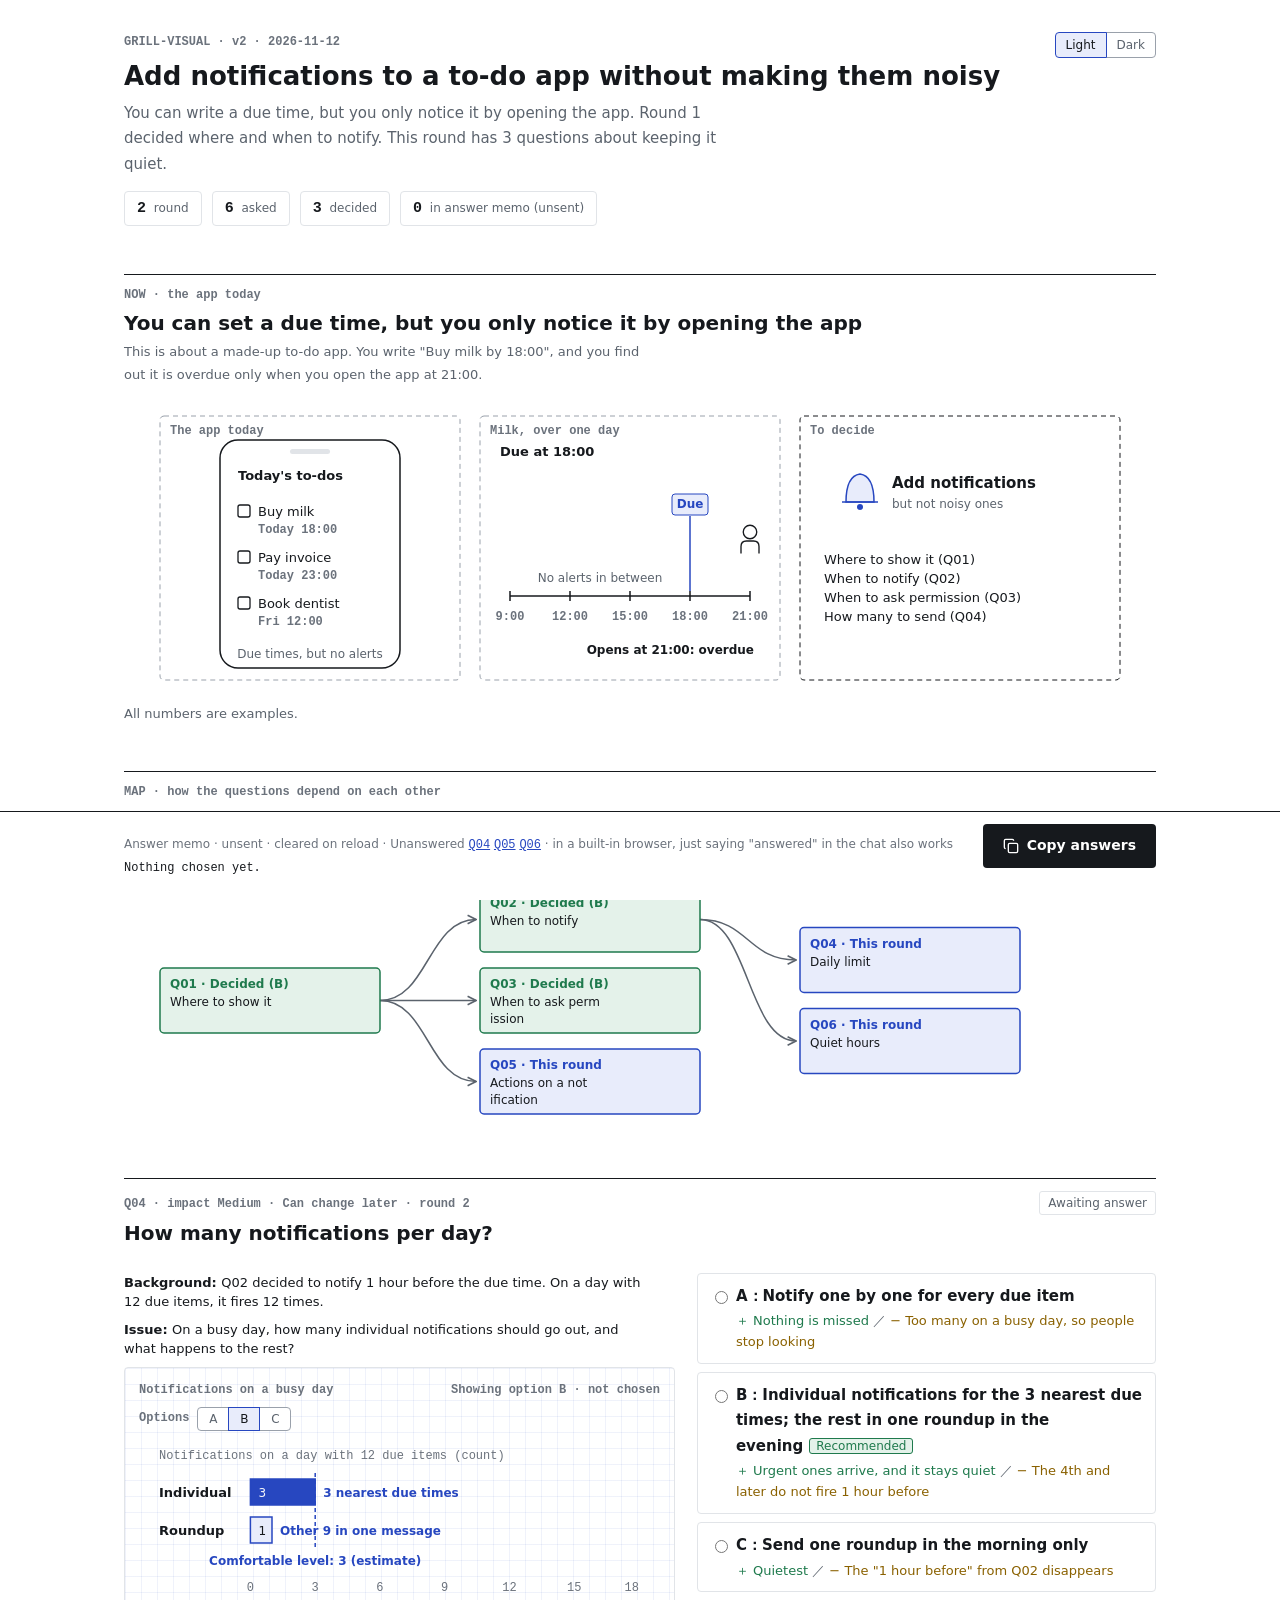
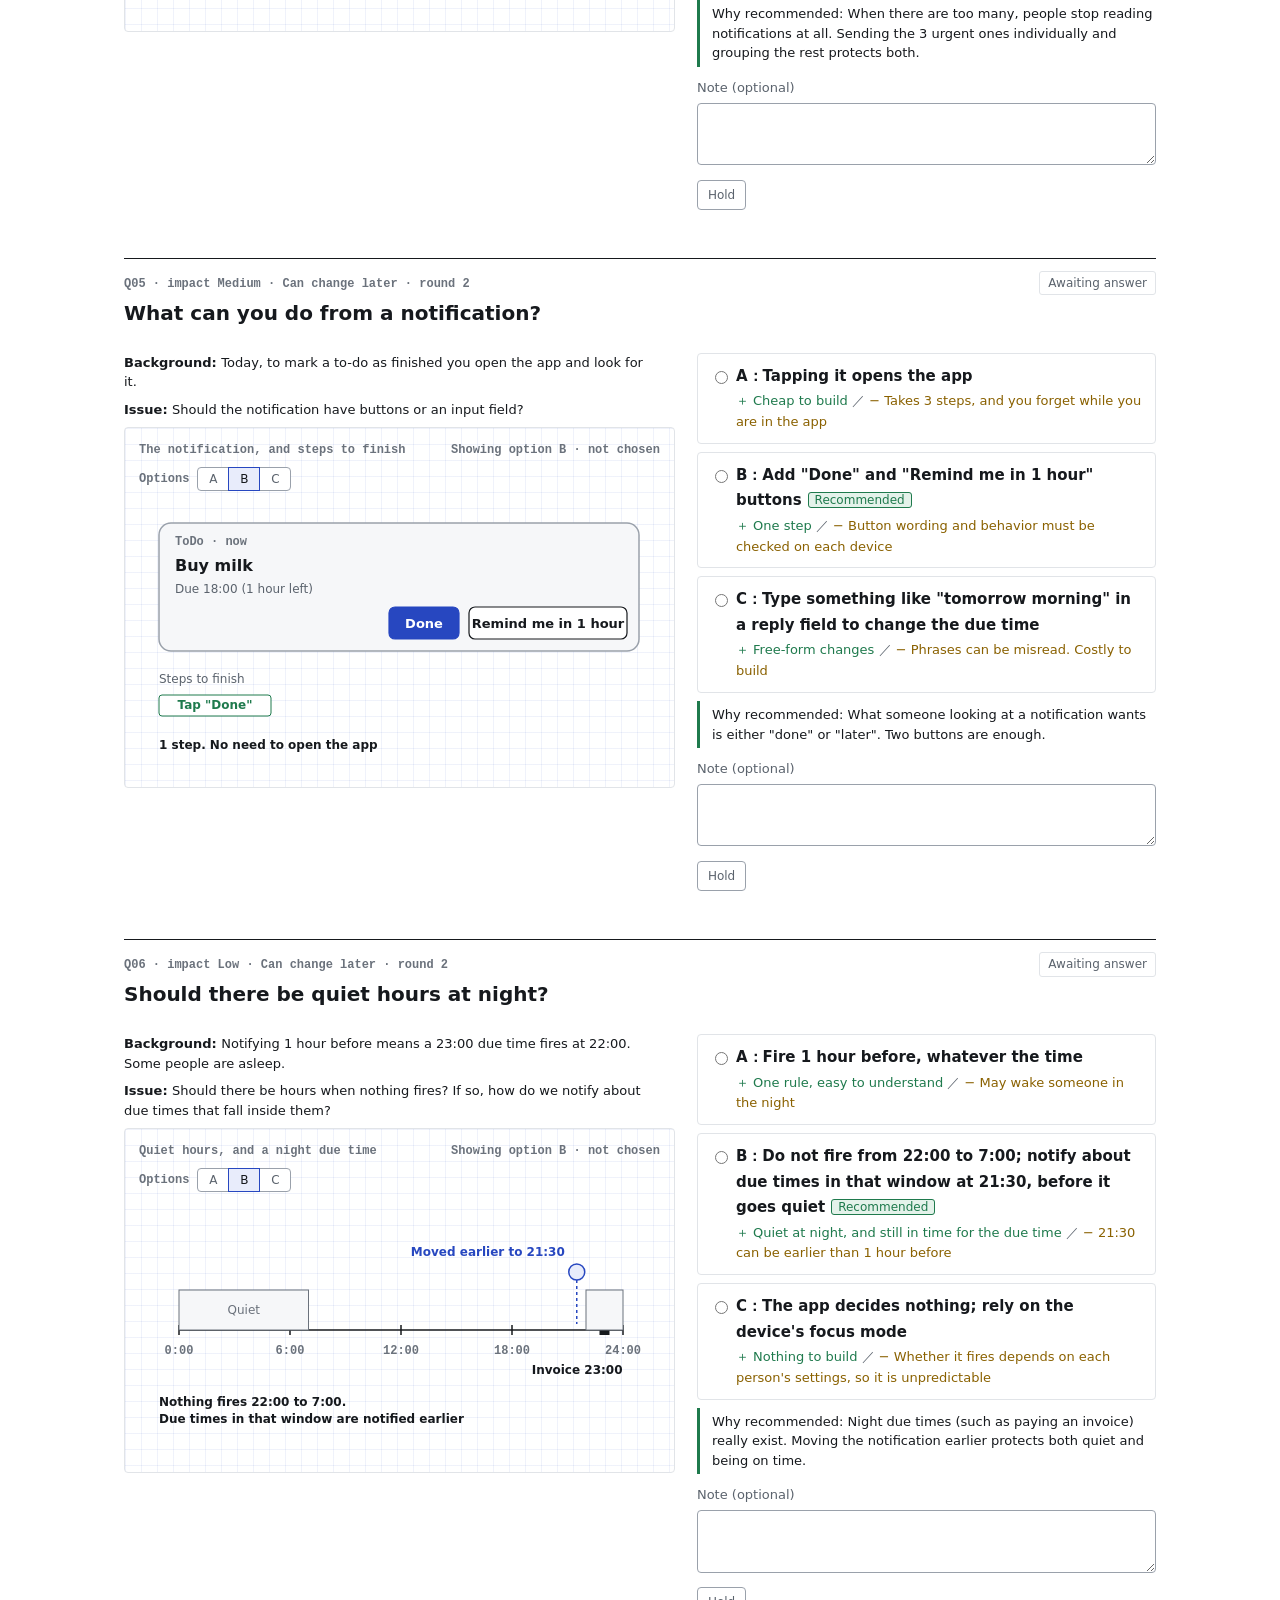
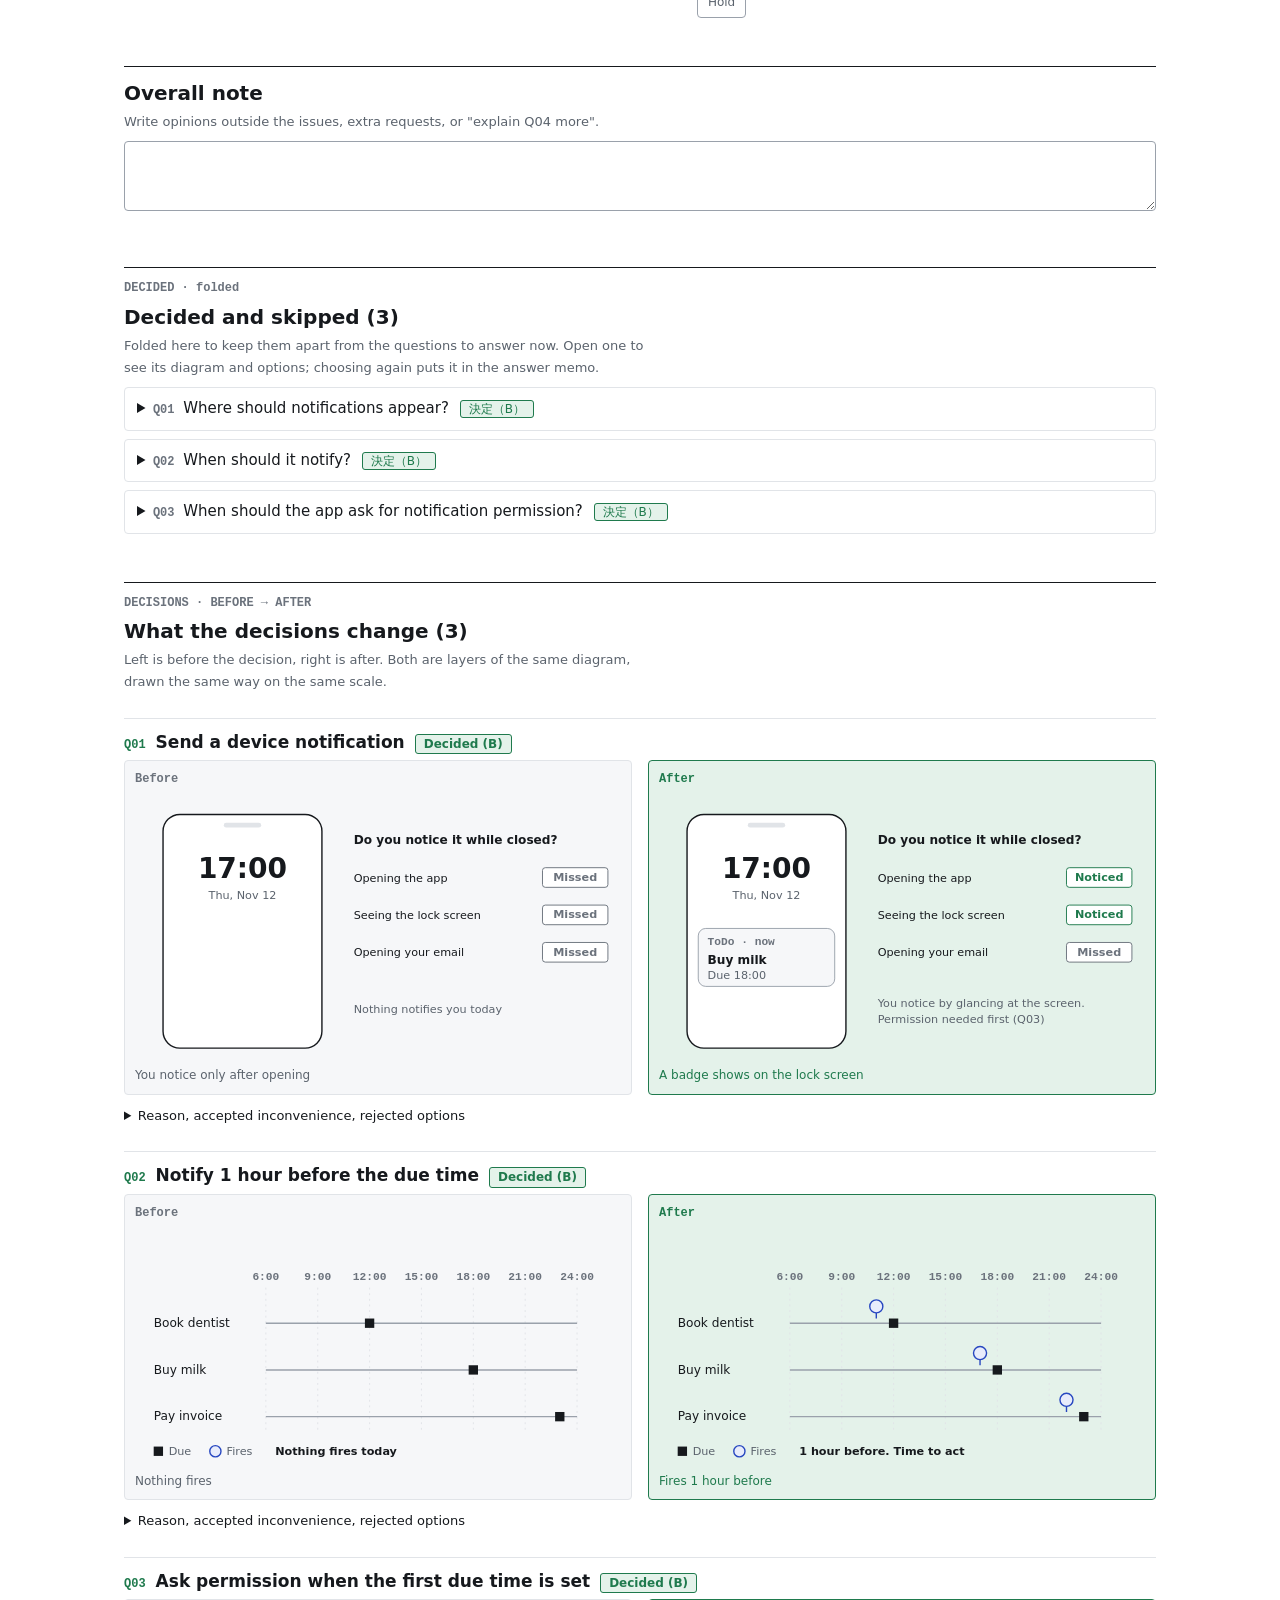
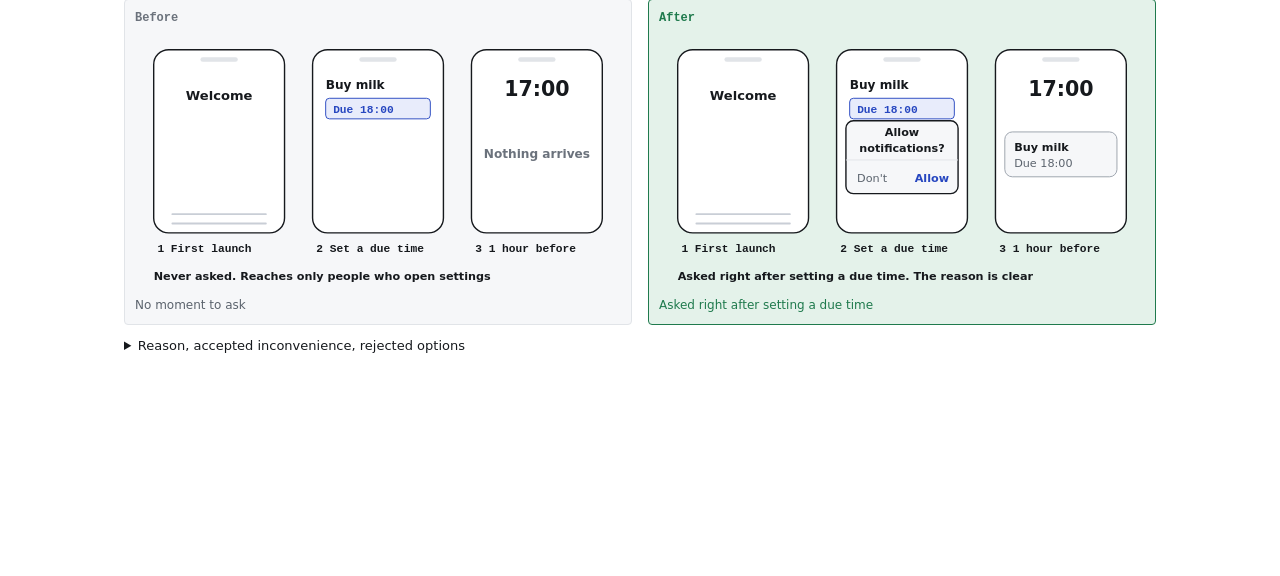
<file: examples/en/todo-notify/index.html>
<!doctype html>
<html lang="ja" data-direction="blueprint" data-theme="light">
<head>
<meta charset="utf-8">
<meta name="viewport" content="width=device-width, initial-scale=1">
<title>Add notifications to a to-do app without making them noisy</title>
<!-- grill-visual の build.mjs が page.json と fig/ から組み立てた。手で直さず、page.json か図の断片を直して組み立て直す -->
<style>
/* 土台の tokens.css — 変数だけ(references/02-look.md・04-parts.md)。
   既定(書体・文字の段・余白と線と角)は、どの方向でも同じ値。
   色は <html data-direction="blueprint|instrument|paper"> で方向の組を切り替える。無ければ blueprint。
   ダークは OS の設定に従う。<html data-theme="light|dark"> を付けると、そちらを優先する。
   ページの <style> の頭に中身ごと貼る。題材に合わせて --accent などを上書きしてよい(02-look.md「色の決め方」)。
   自分の部品を持つ作り手(grill-visual など)は、これだけを貼り、部品をこの変数で描く。 */

/* ---------- 既定: 書体・文字の段・余白と線と角 ---------- */
:root{
  --font:"Hiragino Sans","Hiragino Kaku Gothic ProN","Noto Sans JP",system-ui,sans-serif;
  --mono:ui-monospace,"SF Mono",SFMono-Regular,Menlo,Consolas,monospace;
  --fs:15px;--fs-s:13px;--fs-label:12px;--fs-h3:17px;--fs-h2:20px;--fs-h1:26px;
  --lh:1.7;--lh-s:1.5;--lh-h:1.4;
  --s1:4px;--s2:8px;--s3:12px;--s4:16px;--s5:24px;--s6:32px;--s7:48px;
  --r:4px;--r-chip:3px;--rule:1.5px;--hit:44px;
  --measure:40em;--page:1080px;
  --fig-min:940px; /* 絵の最小幅。viewBox の幅 1000・文字 12 なら、表示で 11px 以上を保つ */
}

/* ---------- 方向の組: 設計図とレビュー票(blueprint・既定) ---------- */
:root{
  --bg:#ffffff;--surface:#ffffff;--paper:#f6f7f9;
  --ink:#16191d;--sub:#5b636d;--mute:#6b727c;--line:#e1e4e8;--line2:#eef0f3;--frame:#9aa1ab;--stroke:#c9ced6;
  --accent:#2747c0;--accent-soft:#e8ecfb;--on-accent:#ffffff;
  --q:#8a6100;--q-soft:#faf0d4;--ok:#1f7a4d;--ok-soft:#e4f2ea;--ng:#c4312b;--ng-soft:#fbeceb;
  --grid:rgba(39,71,192,.07);--focus:#ffd43d;
}
/* ---------- 計器盤(instrument): 状態・数・比べ ---------- */
:root[data-direction="instrument"]{
  --bg:#f3f4f6;--surface:#ffffff;--paper:#eceef1;
  --ink:#14171a;--sub:#555d66;--mute:#68707a;--line:#dde1e6;--line2:#eceef1;--frame:#98a0aa;--stroke:#c6ccd4;
  --accent:#0e7490;--accent-soft:#e0f1f5;--on-accent:#ffffff;
  --grid:transparent;
}
/* ---------- 紙の資料(paper): 読み物・手順書。地は白に近い灰(生成りにしない) ---------- */
:root[data-direction="paper"]{
  --bg:#fcfcfc;--surface:#ffffff;--paper:#f4f5f6;
  --ink:#1b1d20;--sub:#575c63;--mute:#6a7078;--line:#e3e5e8;--line2:#f0f1f3;--frame:#9ca1a8;--stroke:#cbcfd4;
  --accent:#1f4e79;--accent-soft:#e6eef6;--on-accent:#ffffff;
  --grid:transparent;--measure:36em;
}

/* ---------- ダーク: 地は暗く(#111417)、面は地より少し明るくして浮かせる。本文と地は 15.9:1。
   色は鮮やかさを抑えた淡い色のまま(鮮やかな色を暗い地に置くとチカチカする)。地は方向で変えず、強調の色だけ変える ---------- */
:root[data-theme="dark"]{
  --bg:#111417;--surface:#1a1e23;--paper:#1d2126;
  --ink:#eceef1;--sub:#b9c0c8;--mute:#8e959e;--line:#2a2f36;--line2:#20242a;--frame:#737a84;--stroke:#3a3f46;
  --accent:#9fb0ec;--accent-soft:#2b303d;--on-accent:#111417;
  --q:#d4b06a;--q-soft:#343026;--ok:#82c095;--ok-soft:#25332e;--ng:#e88a85;--ng-soft:#38292b;
  --grid:rgba(159,176,236,.05);--focus:#c9a43a;
}
:root[data-theme="dark"][data-direction="instrument"]{--accent:#67c3d8;--accent-soft:#20343a;--grid:transparent}
:root[data-theme="dark"][data-direction="paper"]{--accent:#8fb3d9;--accent-soft:#28313a;--grid:transparent}
@media (prefers-color-scheme:dark){
  :root:not([data-theme="light"]){
    --bg:#111417;--surface:#1a1e23;--paper:#1d2126;
    --ink:#eceef1;--sub:#b9c0c8;--mute:#8e959e;--line:#2a2f36;--line2:#20242a;--frame:#737a84;--stroke:#3a3f46;
    --accent:#9fb0ec;--accent-soft:#2b303d;--on-accent:#111417;
    --q:#d4b06a;--q-soft:#343026;--ok:#82c095;--ok-soft:#25332e;--ng:#e88a85;--ng-soft:#38292b;
    --grid:rgba(159,176,236,.05);--focus:#c9a43a;
  }
  :root[data-direction="instrument"]:not([data-theme="light"]){--accent:#67c3d8;--accent-soft:#20343a;--grid:transparent}
  :root[data-direction="paper"]:not([data-theme="light"]){--accent:#8fb3d9;--accent-soft:#28313a;--grid:transparent}
}

/* 入力欄とスクロールバーの明暗も合わせる */
html{color-scheme:light dark}
:root[data-theme="light"]{color-scheme:light}
:root[data-theme="dark"]{color-scheme:dark}

/* grill-visual の議論ページの CSS。build.mjs が tokens.css の後に差し込む。モデルは読まない・書かない */
/* 骨格の名前を、土台の変数に読み替える */
:root{--card:var(--surface);--warn:var(--q);--warn-soft:var(--q-soft)}
*{box-sizing:border-box}
body{margin:0;background:var(--bg);color:var(--ink);font:var(--fs)/var(--lh) var(--font);padding-bottom:190px}
main{max-width:1080px;margin:0 auto;padding:32px 24px}
h1,h2,h3{line-height:var(--lh-h)}
h1{font-size:var(--fs-h1);margin:0 0 6px}h2{font-size:var(--fs-h2);margin:0 0 4px}h3{font-size:var(--fs-h3);margin:0 0 6px}
.lead{color:var(--sub);margin:0}
.eyebrow{font:600 var(--fs-label)/1.4 var(--mono);color:var(--mute);margin:0 0 6px}
.stats{display:flex;gap:10px;flex-wrap:wrap;margin-top:14px}
.stat{background:var(--card);border:1px solid var(--line);border-radius:var(--r);padding:6px 12px;font-size:var(--fs-label);color:var(--sub)}
.stat b{color:var(--ink);font:700 15px var(--mono);margin-right:4px}
.card{border-top:var(--rule) solid var(--ink);padding-top:var(--s3);margin-top:var(--s7)}
svg{display:block;width:100%;height:auto}svg text{font-family:inherit}
svg[style*="--vbw"]{max-width:var(--vbw);margin-inline:auto}
.wide{overflow-x:auto}.wide>svg{min-width:min(var(--fig-min),var(--vbw,var(--fig-min)))}
.qnode{cursor:pointer}.qnode:hover rect,.qnode:focus rect{stroke-width:2.5}
/* 依存マップの札の状態。build.mjs が page.json から data-st を付け、断片の色より先に塗る */
[data-st="done"] [data-tag]{stroke:var(--ok)!important;fill:var(--ok-soft)!important}[data-st="done"] [data-state]{fill:var(--ok)!important}
[data-st="now"] [data-tag]{stroke:var(--accent)!important;fill:var(--accent-soft)!important}[data-st="now"] [data-state]{fill:var(--accent)!important}
[data-st="later"] [data-tag],[data-st="skip"] [data-tag]{stroke:var(--mute)!important;fill:var(--surface)!important;stroke-dasharray:4 3}[data-st="later"] [data-state],[data-st="skip"] [data-state]{fill:var(--mute)!important}
.question{display:grid;grid-template-columns:1.2fr 1fr;gap:22px}
.q-head{display:flex;justify-content:space-between;align-items:baseline;gap:12px;grid-column:1/-1}
.badge{font-size:var(--fs-label);border-radius:var(--r-chip);padding:1px 8px;border:1px solid var(--line);background:var(--card);color:var(--sub);white-space:nowrap}
.badge.draft{background:var(--accent-soft);border-color:var(--accent);color:var(--accent)}
.badge.done{background:var(--ok-soft);border-color:var(--ok);color:var(--ok)}
.badge.hold{background:var(--warn-soft);border-color:var(--warn);color:var(--warn)}
.visual{background-color:var(--surface);background-image:linear-gradient(var(--grid) 1px,transparent 1px),linear-gradient(90deg,var(--grid) 1px,transparent 1px);background-size:16px 16px;border:1px solid var(--line);border-radius:var(--r);padding:14px}
.visual-top{display:flex;justify-content:space-between;gap:8px;font:600 var(--fs-label)/1.4 var(--mono);color:var(--mute);margin-bottom:8px}
.vnote{font-size:var(--fs-s);line-height:var(--lh-s);color:var(--sub);margin:8px 0 0}
fieldset{border:0;margin:0;padding:0}
.sr{position:absolute;left:-9999px}
.choice{display:block;border:1px solid var(--line);border-radius:var(--r);padding:10px 12px 10px 38px;margin-bottom:8px;position:relative;cursor:pointer;background:var(--card)}
.choice input{position:absolute;left:12px;top:14px;accent-color:var(--accent)}
.choice:has(input:checked){border-color:var(--accent);background:var(--accent-soft)}
.choice:has(input:focus-visible){outline:2px solid var(--ink);outline-offset:2px;box-shadow:0 0 0 5px var(--focus)}
.choice b{font-size:var(--fs)}
.rec{font-size:var(--fs-label);background:var(--ok-soft);color:var(--ok);border:1px solid var(--ok);border-radius:var(--r-chip);padding:0 6px;margin-left:6px;vertical-align:1px}
.choice small{display:block;color:var(--sub);font-size:var(--fs-s);line-height:1.6;margin-top:2px}
.pros{color:var(--ok)}.cons{color:var(--warn)}
.why{font-size:var(--fs-s);line-height:var(--lh-s);border-left:3px solid var(--ok);padding:4px 0 4px 12px;margin:4px 0 10px;color:var(--ink)}
.note-label{font-size:var(--fs-s);color:var(--sub);display:block;margin:8px 0 4px}
textarea{width:100%;border:1px solid var(--frame);border-radius:var(--r);padding:8px 10px;font:inherit;font-size:var(--fs-s);resize:vertical;min-height:52px;background:var(--card);color:var(--ink)}
textarea:focus{outline:2px solid var(--ink);outline-offset:1px;box-shadow:0 0 0 5px var(--focus)}
button{font:inherit;cursor:pointer}
.ghost{background:var(--card);border:1px solid var(--frame);border-radius:var(--r);padding:4px 10px;font-size:var(--fs-label);color:var(--sub);margin-top:6px}
.ghost[aria-pressed=true]{background:var(--warn-soft);border-color:var(--warn);color:var(--warn)}
.ghost:focus-visible{outline:2px solid var(--ink);outline-offset:2px;box-shadow:0 0 0 5px var(--focus)}
details{margin-top:10px;font-size:var(--fs-s);color:var(--sub)}summary{cursor:pointer;color:var(--ink);font-size:var(--fs-s)}
.ba{display:grid;grid-template-columns:repeat(2,1fr);gap:14px;margin-top:10px}
.ba-item{border:1px solid var(--line);border-radius:var(--r);padding:12px;background:var(--paper)}
.ba-item h3{display:flex;justify-content:space-between;gap:8px}
.ba-item h3 span{font-size:var(--fs-label);color:var(--ok);font-weight:500}
.cap{margin:4px 0 0;font-size:var(--fs-label);line-height:1.4;color:var(--sub)}.cap.ok{color:var(--ok)}
.ba-pair{display:grid;grid-template-columns:1fr 24px 1fr;align-items:center;gap:6px}
.pop{animation:pop .24s ease-out both}
@keyframes pop{from{opacity:0;transform:translateY(6px)}to{opacity:1;transform:none}}
@media (prefers-reduced-motion:reduce){.pop{animation:none}}
.dock{position:fixed;left:0;right:0;bottom:0;background:var(--surface);color:var(--ink);border-top:var(--rule) solid var(--ink);z-index:10}
.dock-inner{max-width:1080px;margin:0 auto;padding:12px 24px;display:grid;grid-template-columns:1fr auto;gap:16px;align-items:center}
.dock pre{margin:0;font:var(--fs-label)/1.6 var(--mono);white-space:pre-wrap;max-height:96px;overflow:auto;color:var(--ink)}
.dock .meta{font-size:var(--fs-label);color:var(--mute);margin:0 0 4px}
.copy{background:var(--ink);color:var(--bg);border:0;border-radius:var(--r);min-height:var(--hit);padding:0 20px;font-size:14px;font-weight:600;display:flex;gap:8px;align-items:center;white-space:nowrap}
.copy:focus-visible{outline:2px solid var(--ink);outline-offset:2px;box-shadow:0 0 0 5px var(--focus)}
#copy-status{font-size:var(--fs-label);color:var(--ok);min-height:16px;margin:4px 0 0;text-align:right}
@media (max-width:820px){.question,.ba{grid-template-columns:1fr}}
/* 明暗の切り替え。既定はライト（html の data-theme="light"）。OS の設定には従わせない */
.topline{display:flex;justify-content:space-between;align-items:center;gap:12px}
.theme-sw{display:inline-flex}
.theme-sw button{font:inherit;font-size:var(--fs-label);border:1px solid var(--frame);background:var(--card);color:var(--sub);padding:2px 10px;cursor:pointer}
.theme-sw button:first-child{border-radius:var(--r) 0 0 var(--r)}.theme-sw button:last-child{border-radius:0 var(--r) var(--r) 0;margin-left:-1px}
.theme-sw button[aria-pressed=true]{background:var(--accent-soft);border-color:var(--accent);color:var(--ink);position:relative}
.theme-sw button:focus-visible{outline:2px solid var(--ink);outline-offset:2px;box-shadow:0 0 0 5px var(--focus)}
/* ひな形（frame/parts.html）の部品 */
.small{font-size:var(--fs-s)}
.lead,.vnote,details p{max-width:var(--measure)}
.ctx{margin:0 0 8px;font-size:var(--fs-s);line-height:var(--lh-s);color:var(--ink);max-width:var(--measure)}
.skip .choice{cursor:default;padding-left:12px;opacity:.75}
/* 決まった問い・見送りは1件ずつ畳む。開いた中は今回の問いと同じ見た目に戻す */
.done-q{margin-top:8px;border:1px solid var(--line);border-radius:var(--r);background:var(--card);padding:8px 12px;font-size:var(--fs);color:var(--ink)}
.done-q>summary{font-size:var(--fs)}.done-q>summary b{font:600 var(--fs-label) var(--mono);color:var(--mute);margin-right:4px}.done-q>summary .badge{margin-left:6px}
.done-q>.card{margin-top:var(--s3);border-top-width:1px}
.dock .meta a{color:var(--accent);font-family:var(--mono)}
/* 案を見るボタンとステップ再生（build.mjs が層とコマのある図に付ける） */
.views-row{display:flex;gap:8px;align-items:center;margin:0 0 8px}
.views-row .label{font:600 var(--fs-label)/1.4 var(--mono);color:var(--mute)}
.views{display:inline-flex}
.views button{font:inherit;font-size:var(--fs-label);border:1px solid var(--frame);background:var(--card);color:var(--sub);padding:1px 10px;margin-left:-1px;cursor:pointer;min-width:32px}
.views button:first-child{border-radius:var(--r) 0 0 var(--r);margin-left:0}.views button:last-child{border-radius:0 var(--r) var(--r) 0}
.views button[aria-pressed=true]{background:var(--accent-soft);border-color:var(--accent);color:var(--ink);position:relative}
.views button:focus-visible,.step button:focus-visible{outline:2px solid var(--ink);outline-offset:2px;box-shadow:0 0 0 5px var(--focus)}
.step{display:flex;gap:8px;align-items:center;margin-top:8px;font-size:var(--fs-label);color:var(--sub);flex-wrap:wrap}
.step button{font:inherit;font-size:var(--fs-label);border:1px solid var(--frame);background:var(--card);color:var(--ink);border-radius:var(--r);padding:4px 12px;min-height:32px;cursor:pointer}
/* 決定の前と後: 同じ断片の別の層を左右に並べる（同じ描き方・同じ尺度） */
.ba-round{margin-top:var(--s6)}
.ba-row{margin-top:var(--s5);padding-top:var(--s3);border-top:1px solid var(--line)}
.ba-row h3{display:flex;gap:10px;align-items:baseline;flex-wrap:wrap}
.ba-row h3 a{color:var(--ok);font:600 var(--fs-label) var(--mono);text-decoration:none}
.ba-two{display:grid;grid-template-columns:1fr 1fr;gap:16px}
.ba-two figure{margin:0;border:1px solid var(--line);border-radius:var(--r);padding:10px;min-width:0}
.ba-two .ba-b{background:var(--paper)}.ba-two .ba-a{background:var(--ok-soft);border-color:var(--ok)}
.ba-two figcaption{font:600 var(--fs-label)/1.4 var(--mono);color:var(--mute);margin-bottom:4px}
.ba-two .ba-a figcaption{color:var(--ok)}
.ba-dl{display:grid;grid-template-columns:7em minmax(0,1fr);gap:2px 10px;margin:8px 0;color:var(--ink)}
.ba-dl dt{color:var(--mute)}.ba-dl dd{margin:0}
@media (max-width:820px){.ba-two{grid-template-columns:1fr}}

/* 層とコマ（build.mjs が断片から書く） */
svg[data-view] [data-layer]{display:none}
svg[data-view~="A"] [data-layer~="A"]{display:inline}
svg[data-view~="B"] [data-layer~="B"]{display:inline}
svg[data-view~="C"] [data-layer~="C"]{display:inline}
svg[data-view~="N"] [data-layer~="N"]{display:inline}
svg[data-at] [data-frame]{display:none}
svg[data-at] [data-step]{opacity:.18;transition:opacity .2s}
@media (prefers-reduced-motion:reduce){svg[data-at] [data-step]{transition:none}}
svg[data-at="1"] [data-frame="1"]{display:inline}
svg[data-at="1"] [data-step="1"]{opacity:1}
svg[data-at="2"] [data-frame="2"]{display:inline}
svg[data-at="2"] [data-step="1"],svg[data-at="2"] [data-step="2"]{opacity:1}
svg[data-at="3"] [data-frame="3"]{display:inline}
svg[data-at="3"] [data-step="1"],svg[data-at="3"] [data-step="2"],svg[data-at="3"] [data-step="3"]{opacity:1}
</style>
</head>
<body>
<main>
  <div class="topline"><p class="eyebrow">GRILL-VISUAL · v2 · 2026-11-12</p><span class="theme-sw" role="group" aria-label="Light or dark"><button type="button" data-theme-set="light" aria-pressed="true">Light</button><button type="button" data-theme-set="dark" aria-pressed="false">Dark</button></span></div>
  <h1>Add notifications to a to-do app without making them noisy</h1>
  <p class="lead">You can write a due time, but you only notice it by opening the app. Round 1 decided where and when to notify. This round has 3 questions about keeping it quiet.</p>
  <div class="stats">
    <span class="stat"><b>2</b> round</span>
    <span class="stat"><b>6</b> asked</span>
    <span class="stat"><b>3</b> decided</span>
    <span class="stat"><b id="draft-n">0</b> in answer memo (unsent)</span>
  </div>
  <section class="card" id="now" aria-labelledby="now-t">
    <p class="eyebrow">NOW · the app today</p>
    <h2 id="now-t">You can set a due time, but you only notice it by opening the app</h2>
    <p class="lead small">This is about a made-up to-do app. You write &quot;Buy milk by 18:00&quot;, and you find out it is overdue only when you open the app at 21:00.</p><div class="wide" style="margin-top:10px"><svg viewBox="0 0 1000 300" role="img" aria-label="The app today. Left: the to-do list screen. Buy milk, today 18:00; Pay invoice, today 23:00; Book dentist, Friday 12:00. You can write due times, but nothing alerts you. Middle: a day for the milk. Nothing alerts you before the 18:00 due time, and at 21:00 the person opens the app and sees it is overdue. Right: what to decide. Add notifications, but not noisy ones: where to show them, when to notify, when to ask permission, how many to send." style="--vbw:1000px"><g><rect x="20" y="20" width="300" height="264" rx="4" style="stroke:var(--frame);fill:none;stroke-width:1;stroke-dasharray:5 4"/><text x="30" y="38" font-size="12" font-weight="600" text-anchor="start" style="fill:var(--mute);font-family:var(--mono)">The app today</text></g><rect x="80" y="44" width="180" height="228" rx="18" style="fill:var(--surface);stroke:var(--ink);stroke-width:1.5"/><rect x="150" y="53" width="40" height="5" rx="2.5" style="fill:var(--line)"/><text x="98" y="84" font-size="13" font-weight="700" text-anchor="start" style="fill:var(--ink)">Today&#39;s to-dos</text><rect x="98" y="109" width="12" height="12" rx="2" style="fill:none;stroke:var(--ink);stroke-width:1.3"/><text x="118" y="120" font-size="13" font-weight="400" text-anchor="start" style="fill:var(--ink)">Buy milk</text><text x="118" y="137" font-size="12" font-weight="600" text-anchor="start" style="fill:var(--mute);font-family:var(--mono)">Today 18:00</text><rect x="98" y="155" width="12" height="12" rx="2" style="fill:none;stroke:var(--ink);stroke-width:1.3"/><text x="118" y="166" font-size="13" font-weight="400" text-anchor="start" style="fill:var(--ink)">Pay invoice</text><text x="118" y="183" font-size="12" font-weight="600" text-anchor="start" style="fill:var(--mute);font-family:var(--mono)">Today 23:00</text><rect x="98" y="201" width="12" height="12" rx="2" style="fill:none;stroke:var(--ink);stroke-width:1.3"/><text x="118" y="212" font-size="13" font-weight="400" text-anchor="start" style="fill:var(--ink)">Book dentist</text><text x="118" y="229" font-size="12" font-weight="600" text-anchor="start" style="fill:var(--mute);font-family:var(--mono)">Fri 12:00</text><text x="170" y="262" font-size="12" font-weight="400" text-anchor="middle" style="fill:var(--sub)">Due times, but no alerts</text><g><rect x="340" y="20" width="300" height="264" rx="4" style="stroke:var(--frame);fill:none;stroke-width:1;stroke-dasharray:5 4"/><text x="350" y="38" font-size="12" font-weight="600" text-anchor="start" style="fill:var(--mute);font-family:var(--mono)">Milk, over one day</text></g><text x="360" y="60" font-size="13" font-weight="700" text-anchor="start" style="fill:var(--ink)">Due at 18:00</text><path d="M370 200 H610" style="stroke:var(--ink);stroke-width:1.5"/><path d="M370 195 V205" style="stroke:var(--ink);stroke-width:1.5"/><text x="370" y="224" font-size="12" font-weight="600" text-anchor="middle" style="fill:var(--mute);font-family:var(--mono)">9:00</text><path d="M430 195 V205" style="stroke:var(--ink);stroke-width:1.5"/><text x="430" y="224" font-size="12" font-weight="600" text-anchor="middle" style="fill:var(--mute);font-family:var(--mono)">12:00</text><path d="M490 195 V205" style="stroke:var(--ink);stroke-width:1.5"/><text x="490" y="224" font-size="12" font-weight="600" text-anchor="middle" style="fill:var(--mute);font-family:var(--mono)">15:00</text><path d="M550 195 V205" style="stroke:var(--ink);stroke-width:1.5"/><text x="550" y="224" font-size="12" font-weight="600" text-anchor="middle" style="fill:var(--mute);font-family:var(--mono)">18:00</text><path d="M610 195 V205" style="stroke:var(--ink);stroke-width:1.5"/><text x="610" y="224" font-size="12" font-weight="600" text-anchor="middle" style="fill:var(--mute);font-family:var(--mono)">21:00</text><path d="M550 195 V120" style="stroke:var(--accent);stroke-width:1.5"/><g><rect x="532" y="98" width="36" height="21" rx="3" style="stroke:var(--accent);fill:var(--accent-soft);stroke-width:1"/><text x="550" y="112" font-size="12" font-weight="700" text-anchor="middle" style="fill:var(--accent)">Due</text></g><text x="460" y="186" font-size="12" font-weight="400" text-anchor="middle" style="fill:var(--sub)">No alerts in between</text><g transform="translate(610,136) scale(0.9)"><circle r="7.5" style="stroke:var(--ink);fill:var(--surface);stroke-width:1.5"/><path d="M-10 24V16Q-10 10 -4 10H4Q10 10 10 16V24" style="stroke:var(--ink);fill:var(--surface);stroke-width:1.5"/></g><text x="614" y="258" font-size="12" font-weight="700" text-anchor="end" style="fill:var(--ink)">Opens at 21:00: overdue</text><g><rect x="660" y="20" width="320" height="264" rx="4" style="stroke:var(--ink);fill:none;stroke-width:1;stroke-dasharray:5 4"/><text x="670" y="38" font-size="12" font-weight="600" text-anchor="start" style="fill:var(--mute);font-family:var(--mono)">To decide</text></g><path d="M706 106Q706 80 720 78Q734 80 734 106Z" style="fill:var(--accent-soft);stroke:var(--accent);stroke-width:1.5"/><path d="M702 106H738" style="stroke:var(--accent);stroke-width:1.5"/><circle cx="720" cy="111" r="3" style="fill:var(--accent)"/><text x="752" y="92" font-size="15" font-weight="700" text-anchor="start" style="fill:var(--ink)">Add notifications</text><text x="752" y="112" font-size="12" font-weight="400" text-anchor="start" style="fill:var(--sub)">but not noisy ones</text><text x="684" y="168" font-size="13" font-weight="400" text-anchor="start" style="fill:var(--ink)">Where to show it (Q01)</text><text x="684" y="186.85" font-size="13" font-weight="400" text-anchor="start" style="fill:var(--ink)">When to notify (Q02)</text><text x="684" y="205.7" font-size="13" font-weight="400" text-anchor="start" style="fill:var(--ink)">When to ask permission (Q03)</text><text x="684" y="224.55" font-size="13" font-weight="400" text-anchor="start" style="fill:var(--ink)">How many to send (Q04)</text></svg></div><p class="vnote">All numbers are examples.</p>
  </section>
  <section class="card" aria-labelledby="map-t">
    <p class="eyebrow">MAP · how the questions depend on each other</p>
    <h2 id="map-t">Once &quot;where&quot; is decided, the rest can be decided</h2>
    <p class="lead small">Select a tag to jump to that question.</p><div class="wide" style="margin-top:10px"><svg viewBox="0 0 1000 259" role="img" aria-label="Dependency map of the issues. Q01 Where to show it, Q02 When to notify, Q03 When to ask permission, Q04 Daily limit, Q05 Actions on a notification, Q06 Quiet hours. Q02 after Q01, Q03 after Q01, Q04 after Q02, Q05 after Q01, Q06 after Q02." style="--vbw:1000px"><defs><marker id="map-ar" viewBox="0 0 10 10" refX="9" refY="5" markerWidth="7" markerHeight="7" orient="auto"><path d="M1 1 L9 5 L1 9" fill="none" stroke="var(--sub)" stroke-width="1.5"/></marker></defs><path d="M240 129.5 C288 129.5 288 48.5 336 48.5" fill="none" stroke="var(--sub)" stroke-width="1.5" marker-end="url(#map-ar)"/><path d="M240 129.5 C288 129.5 288 129.5 336 129.5" fill="none" stroke="var(--sub)" stroke-width="1.5" marker-end="url(#map-ar)"/><path d="M560 48.5 C608 48.5 608 89 656 89" fill="none" stroke="var(--sub)" stroke-width="1.5" marker-end="url(#map-ar)"/><path d="M240 129.5 C288 129.5 288 210.5 336 210.5" fill="none" stroke="var(--sub)" stroke-width="1.5" marker-end="url(#map-ar)"/><path d="M560 48.5 C608 48.5 608 170 656 170" fill="none" stroke="var(--sub)" stroke-width="1.5" marker-end="url(#map-ar)"/><a data-q="Q01" data-st="done" href="#q01" class="qnode"><rect data-tag x="20" y="97" width="220" height="65" rx="4" fill="var(--surface)" stroke="var(--frame)" stroke-width="1.5"/><text data-state x="30" y="117" font-size="12" font-weight="700" fill="var(--ink)">Q01 · Decided (B)</text><text x="30" y="135" font-size="12" fill="var(--ink)">Where to show it</text></a><a data-q="Q02" data-st="done" href="#q02" class="qnode"><rect data-tag x="340" y="16" width="220" height="65" rx="4" fill="var(--surface)" stroke="var(--frame)" stroke-width="1.5"/><text data-state x="350" y="36" font-size="12" font-weight="700" fill="var(--ink)">Q02 · Decided (B)</text><text x="350" y="54" font-size="12" fill="var(--ink)">When to notify</text></a><a data-q="Q03" data-st="done" href="#q03" class="qnode"><rect data-tag x="340" y="97" width="220" height="65" rx="4" fill="var(--surface)" stroke="var(--frame)" stroke-width="1.5"/><text data-state x="350" y="117" font-size="12" font-weight="700" fill="var(--ink)">Q03 · Decided (B)</text><text x="350" y="135" font-size="12" fill="var(--ink)">When to ask perm</text><text x="350" y="152" font-size="12" fill="var(--ink)">ission</text></a><a data-q="Q04" data-st="now" href="#q04" class="qnode"><rect data-tag x="660" y="56.5" width="220" height="65" rx="4" fill="var(--surface)" stroke="var(--frame)" stroke-width="1.5"/><text data-state x="670" y="76.5" font-size="12" font-weight="700" fill="var(--ink)">Q04 · This round</text><text x="670" y="94.5" font-size="12" fill="var(--ink)">Daily limit</text></a><a data-q="Q05" data-st="now" href="#q05" class="qnode"><rect data-tag x="340" y="178" width="220" height="65" rx="4" fill="var(--surface)" stroke="var(--frame)" stroke-width="1.5"/><text data-state x="350" y="198" font-size="12" font-weight="700" fill="var(--ink)">Q05 · This round</text><text x="350" y="216" font-size="12" fill="var(--ink)">Actions on a not</text><text x="350" y="233" font-size="12" fill="var(--ink)">ification</text></a><a data-q="Q06" data-st="now" href="#q06" class="qnode"><rect data-tag x="660" y="137.5" width="220" height="65" rx="4" fill="var(--surface)" stroke="var(--frame)" stroke-width="1.5"/><text data-state x="670" y="157.5" font-size="12" font-weight="700" fill="var(--ink)">Q06 · This round</text><text x="670" y="175.5" font-size="12" fill="var(--ink)">Quiet hours</text></a></svg></div>
  </section>

  <section class="card" id="q04" aria-labelledby="q04-t">
    <div class="question">
      <div class="q-head"><div><p class="eyebrow">Q04 · impact Medium · Can change later · round 2</p><h2 id="q04-t">How many notifications per day?</h2></div><span class="badge" id="st-q04">Awaiting answer</span></div>
      <div>
        <p class="ctx"><b>Background: </b>Q02 decided to notify 1 hour before the due time. On a day with 12 due items, it fires 12 times.</p>
        <p class="ctx"><b>Issue: </b>On a busy day, how many individual notifications should go out, and what happens to the rest?</p>
        <div class="visual">
          <div class="visual-top"><span>Notifications on a busy day</span><span id="pv-q04" data-sfx=" · not chosen">Showing option B · not chosen</span></div>
                    <div class="views-row"><span class="label">Options</span><span class="views" role="group" aria-label="View options of Q04" data-views="q04"><button type="button" data-v="A" aria-pressed="false">A</button><button type="button" data-v="B" aria-pressed="true">B</button><button type="button" data-v="C" aria-pressed="false">C</button></span></div><svg id="svg-q04" data-view="B" data-keys="A B C" viewBox="0 0 520 170" role="img" aria-label="Notifications received on a busy day with 12 due items. A, no limit: 12. B, up to 3 a day: the 3 urgent ones plus one evening roundup, 4 in total. C, 1 a day: just one morning roundup." style="--vbw:520px"><text x="20" y="20" font-size="12" fill="var(--mute)" style="font-family:var(--mono)">Notifications on a day with 12 due items (count)</text><text x="20" y="58" font-size="13" font-weight="700" fill="var(--ink)">Individual</text><g data-layer="A"><rect x="111.4" y="40" width="259.1" height="26" fill="var(--accent)" stroke="var(--accent)" stroke-width="1.5"/><text x="119.4" y="58" font-size="12" fill="var(--paper)">12</text><text x="378.5" y="58" font-size="12" font-weight="700" fill="var(--accent)">People stop looking</text></g><g data-layer="B"><rect x="111.4" y="40" width="64.8" height="26" fill="var(--accent)" stroke="var(--accent)" stroke-width="1.5"/><text x="119.4" y="58" font-size="12" fill="var(--paper)">3</text><text x="184.2" y="58" font-size="12" font-weight="700" fill="var(--accent)">3 nearest due times</text></g><g data-layer="C"><text x="119.4" y="58" font-size="12" font-weight="700" fill="var(--accent)">None</text></g><text x="20" y="96" font-size="13" font-weight="700" fill="var(--ink)">Roundup</text><g data-layer="A"><text x="119.4" y="96" font-size="12" font-weight="700" fill="var(--accent)">None</text></g><g data-layer="B"><rect x="111.4" y="78" width="21.6" height="26" fill="var(--accent-soft)" stroke="var(--accent)" stroke-width="1.5"/><text x="119.4" y="96" font-size="12" fill="var(--ink)">1</text><text x="141" y="96" font-size="12" font-weight="700" fill="var(--accent)">Other 9 in one message</text></g><g data-layer="C"><rect x="111.4" y="78" width="21.6" height="26" fill="var(--accent-soft)" stroke="var(--accent)" stroke-width="1.5"/><text x="119.4" y="96" font-size="12" fill="var(--ink)">1</text><text x="141" y="96" font-size="12" font-weight="700" fill="var(--accent)">All 12 in one, in the morning</text></g><path d="M176.2 34 V110" stroke="var(--accent)" stroke-width="1.5" stroke-dasharray="4 3"/><text x="176.2" y="126" font-size="12" font-weight="700" text-anchor="middle" fill="var(--accent)">Comfortable level: 3 (estimate)</text><text x="111.4" y="152" font-size="12" text-anchor="middle" fill="var(--mute)" style="font-family:var(--mono)">0</text><text x="176.2" y="152" font-size="12" text-anchor="middle" fill="var(--mute)" style="font-family:var(--mono)">3</text><text x="240.9" y="152" font-size="12" text-anchor="middle" fill="var(--mute)" style="font-family:var(--mono)">6</text><text x="305.7" y="152" font-size="12" text-anchor="middle" fill="var(--mute)" style="font-family:var(--mono)">9</text><text x="370.5" y="152" font-size="12" text-anchor="middle" fill="var(--mute)" style="font-family:var(--mono)">12</text><text x="435.2" y="152" font-size="12" text-anchor="middle" fill="var(--mute)" style="font-family:var(--mono)">15</text><text x="500" y="152" font-size="12" text-anchor="end" fill="var(--mute)" style="font-family:var(--mono)">18</text></svg>
          <p class="vnote" id="note-q04"></p>
        </div>
        
      </div>
            <fieldset data-q="q04">
        <legend class="sr">Q04 How many notifications per day?</legend>
                <label class="choice"><input type="radio" name="q04" value="A" data-label="No limit"><b>A：Notify one by one for every due item</b><small><span class="pros">＋ Nothing is missed</span> ／ <span class="cons">− Too many on a busy day, so people stop looking</span></small></label>
        <label class="choice"><input type="radio" name="q04" value="B" data-label="Up to 3 + roundup"><b>B：Individual notifications for the 3 nearest due times; the rest in one roundup in the evening</b><span class="rec">Recommended</span><small><span class="pros">＋ Urgent ones arrive, and it stays quiet</span> ／ <span class="cons">− The 4th and later do not fire 1 hour before</span></small></label>
        <label class="choice"><input type="radio" name="q04" value="C" data-label="1 per day"><b>C：Send one roundup in the morning only</b><small><span class="pros">＋ Quietest</span> ／ <span class="cons">− The &quot;1 hour before&quot; from Q02 disappears</span></small></label>
        <p class="why">Why recommended: When there are too many, people stop reading notifications at all. Sending the 3 urgent ones individually and grouping the rest protects both.</p>
        <label class="note-label" for="n-q04">Note (optional)</label>
        <textarea id="n-q04" data-note="q04"></textarea>
        <button class="ghost" type="button" data-hold="q04" aria-pressed="false">Hold</button>
      </fieldset>
    </div>
  </section>
  <section class="card" id="q05" aria-labelledby="q05-t">
    <div class="question">
      <div class="q-head"><div><p class="eyebrow">Q05 · impact Medium · Can change later · round 2</p><h2 id="q05-t">What can you do from a notification?</h2></div><span class="badge" id="st-q05">Awaiting answer</span></div>
      <div>
        <p class="ctx"><b>Background: </b>Today, to mark a to-do as finished you open the app and look for it.</p>
        <p class="ctx"><b>Issue: </b>Should the notification have buttons or an input field?</p>
        <div class="visual">
          <div class="visual-top"><span>The notification, and steps to finish</span><span id="pv-q05" data-sfx=" · not chosen">Showing option B · not chosen</span></div>
                    <div class="views-row"><span class="label">Options</span><span class="views" role="group" aria-label="View options of Q05" data-views="q05"><button type="button" data-v="A" aria-pressed="false">A</button><button type="button" data-v="B" aria-pressed="true">B</button><button type="button" data-v="C" aria-pressed="false">C</button></span></div><svg id="svg-q05" data-view="B" data-keys="A B C" viewBox="0 0 520 266" role="img" aria-label="A notification card: Buy milk, due 18:00, 1 hour left. A: tapping only opens the app, so finishing takes 3 steps: tap the card, find it in the app, mark it done. B: Done and Remind in 1 hour buttons are added, so finishing takes 1 step: tap Done. C: a reply field changes the due time, which takes 3 steps: expand the card, type the new time, send." style="--vbw:520px"><rect x="20" y="24" width="480" height="128" rx="12" style="fill:var(--paper);stroke:var(--frame);stroke-width:1.5"/><text x="36" y="46" font-size="12" font-weight="600" text-anchor="start" style="fill:var(--mute);font-family:var(--mono)">ToDo · now</text><text x="36" y="72" font-size="16" font-weight="700" text-anchor="start" style="fill:var(--ink)">Buy milk</text><text x="36" y="94" font-size="12" font-weight="400" text-anchor="start" style="fill:var(--sub)">Due 18:00 (1 hour left)</text><text x="20" y="184" font-size="12" font-weight="400" text-anchor="start" style="fill:var(--sub)">Steps to finish</text><g data-layer="A"><text x="250" y="130" font-size="12" font-weight="400" text-anchor="start" style="fill:var(--mute)">Tapping it opens the app</text></g><g data-layer="A"><g><rect x="20" y="196" width="112" height="21" rx="3" style="stroke:var(--ink);fill:var(--surface);stroke-width:1"/><text x="76" y="210" font-size="12" font-weight="700" text-anchor="middle" style="fill:var(--ink)">Tap the card</text></g><path d="M134 206 H142" style="stroke:var(--ink);stroke-width:1.5"/><g><rect x="144" y="196" width="112" height="21" rx="3" style="stroke:var(--ink);fill:var(--surface);stroke-width:1"/><text x="200" y="210" font-size="12" font-weight="700" text-anchor="middle" style="fill:var(--ink)">Find it in app</text></g><path d="M258 206 H266" style="stroke:var(--ink);stroke-width:1.5"/><g><rect x="268" y="196" width="112" height="21" rx="3" style="stroke:var(--ok);fill:var(--surface);stroke-width:1"/><text x="324" y="210" font-size="12" font-weight="700" text-anchor="middle" style="fill:var(--ok)">Mark it done</text></g><text x="20" y="250" font-size="12" font-weight="700" text-anchor="start" style="fill:var(--ink)">3 steps. You get distracted in the app and forget</text></g><g data-layer="B"><rect x="250" y="108" width="70" height="32" rx="6" style="fill:var(--accent);stroke:var(--accent);stroke-width:1.2"/><text x="285" y="129" font-size="13" font-weight="700" text-anchor="middle" style="fill:var(--on-accent)">Done</text><rect x="330" y="108" width="158" height="32" rx="6" style="fill:var(--surface);stroke:var(--ink);stroke-width:1.2"/><text x="409" y="129" font-size="13" font-weight="700" text-anchor="middle" style="fill:var(--ink)">Remind me in 1 hour</text></g><g data-layer="B"><g><rect x="20" y="196" width="112" height="21" rx="3" style="stroke:var(--ok);fill:var(--surface);stroke-width:1"/><text x="76" y="210" font-size="12" font-weight="700" text-anchor="middle" style="fill:var(--ok)">Tap &quot;Done&quot;</text></g><text x="20" y="250" font-size="12" font-weight="700" text-anchor="start" style="fill:var(--ink)">1 step. No need to open the app</text></g><g data-layer="C"><rect x="250" y="108" width="238" height="32" rx="6" style="fill:var(--surface);stroke:var(--ink);stroke-width:1.2"/><text x="262" y="129" font-size="12" font-weight="400" text-anchor="start" style="fill:var(--mute)">Reply: tomorrow morning</text></g><g data-layer="C"><g><rect x="20" y="196" width="112" height="21" rx="3" style="stroke:var(--ink);fill:var(--surface);stroke-width:1"/><text x="76" y="210" font-size="12" font-weight="700" text-anchor="middle" style="fill:var(--ink)">Expand card</text></g><path d="M134 206 H142" style="stroke:var(--ink);stroke-width:1.5"/><g><rect x="144" y="196" width="112" height="21" rx="3" style="stroke:var(--ink);fill:var(--surface);stroke-width:1"/><text x="200" y="210" font-size="12" font-weight="700" text-anchor="middle" style="fill:var(--ink)">Type new time</text></g><path d="M258 206 H266" style="stroke:var(--ink);stroke-width:1.5"/><g><rect x="268" y="196" width="112" height="21" rx="3" style="stroke:var(--ok);fill:var(--surface);stroke-width:1"/><text x="324" y="210" font-size="12" font-weight="700" text-anchor="middle" style="fill:var(--ok)">Send</text></g><text x="20" y="250" font-size="12" font-weight="700" text-anchor="start" style="fill:var(--ink)">3 steps. The phrase can be misread</text></g></svg>
          <p class="vnote" id="note-q05"></p>
        </div>
        
      </div>
            <fieldset data-q="q05">
        <legend class="sr">Q05 What can you do from a notification?</legend>
                <label class="choice"><input type="radio" name="q05" value="A" data-label="Open only"><b>A：Tapping it opens the app</b><small><span class="pros">＋ Cheap to build</span> ／ <span class="cons">− Takes 3 steps, and you forget while you are in the app</span></small></label>
        <label class="choice"><input type="radio" name="q05" value="B" data-label="Done and in 1 hour"><b>B：Add &quot;Done&quot; and &quot;Remind me in 1 hour&quot; buttons</b><span class="rec">Recommended</span><small><span class="pros">＋ One step</span> ／ <span class="cons">− Button wording and behavior must be checked on each device</span></small></label>
        <label class="choice"><input type="radio" name="q05" value="C" data-label="Reply to change the due time"><b>C：Type something like &quot;tomorrow morning&quot; in a reply field to change the due time</b><small><span class="pros">＋ Free-form changes</span> ／ <span class="cons">− Phrases can be misread. Costly to build</span></small></label>
        <p class="why">Why recommended: What someone looking at a notification wants is either &quot;done&quot; or &quot;later&quot;. Two buttons are enough.</p>
        <label class="note-label" for="n-q05">Note (optional)</label>
        <textarea id="n-q05" data-note="q05"></textarea>
        <button class="ghost" type="button" data-hold="q05" aria-pressed="false">Hold</button>
      </fieldset>
    </div>
  </section>
  <section class="card" id="q06" aria-labelledby="q06-t">
    <div class="question">
      <div class="q-head"><div><p class="eyebrow">Q06 · impact Low · Can change later · round 2</p><h2 id="q06-t">Should there be quiet hours at night?</h2></div><span class="badge" id="st-q06">Awaiting answer</span></div>
      <div>
        <p class="ctx"><b>Background: </b>Notifying 1 hour before means a 23:00 due time fires at 22:00. Some people are asleep.</p>
        <p class="ctx"><b>Issue: </b>Should there be hours when nothing fires? If so, how do we notify about due times that fall inside them?</p>
        <div class="visual">
          <div class="visual-top"><span>Quiet hours, and a night due time</span><span id="pv-q06" data-sfx=" · not chosen">Showing option B · not chosen</span></div>
                    <div class="views-row"><span class="label">Options</span><span class="views" role="group" aria-label="View options of Q06" data-views="q06"><button type="button" data-v="A" aria-pressed="false">A</button><button type="button" data-v="B" aria-pressed="true">B</button><button type="button" data-v="C" aria-pressed="false">C</button></span></div><svg id="svg-q06" data-view="B" data-keys="A B C" viewBox="0 0 520 250" role="img" aria-label="On a ruler from 0:00 to 24:00, an invoice is due at 23:00. A notification 1 hour before would fire at 22:00. A, no quiet hours: it fires at 22:00. B, quiet from 22:00 to 7:00: due times in that window are notified earlier, at 21:30. C, leave it to the device focus mode: whether it fires depends on each person's settings." style="--vbw:520px"><path d="M40 130 H484" style="stroke:var(--ink);stroke-width:1.5"/><path d="M40 125 V135" style="stroke:var(--ink);stroke-width:1.5"/><text x="40" y="154" font-size="12" font-weight="600" text-anchor="middle" style="fill:var(--mute);font-family:var(--mono)">0:00</text><path d="M151 125 V135" style="stroke:var(--ink);stroke-width:1.5"/><text x="151" y="154" font-size="12" font-weight="600" text-anchor="middle" style="fill:var(--mute);font-family:var(--mono)">6:00</text><path d="M262 125 V135" style="stroke:var(--ink);stroke-width:1.5"/><text x="262" y="154" font-size="12" font-weight="600" text-anchor="middle" style="fill:var(--mute);font-family:var(--mono)">12:00</text><path d="M373 125 V135" style="stroke:var(--ink);stroke-width:1.5"/><text x="373" y="154" font-size="12" font-weight="600" text-anchor="middle" style="fill:var(--mute);font-family:var(--mono)">18:00</text><path d="M484 125 V135" style="stroke:var(--ink);stroke-width:1.5"/><text x="484" y="154" font-size="12" font-weight="600" text-anchor="middle" style="fill:var(--mute);font-family:var(--mono)">24:00</text><rect x="460.5" y="125" width="10" height="10" style="fill:var(--ink)"/><text x="483.5" y="174" font-size="12" font-weight="700" text-anchor="end" style="fill:var(--ink)">Invoice 23:00</text><g data-layer="N"><text x="20" y="236" font-size="12" font-weight="400" text-anchor="start" style="fill:var(--sub)">Nothing fires yet (Q02 decided 1 hour before)</text></g><g data-layer="A"><circle cx="447" cy="72" r="8" style="fill:var(--accent-soft);stroke:var(--accent);stroke-width:1.5"/><path d="M447 80 V124" style="stroke:var(--accent);stroke-width:1.5;stroke-dasharray:3 3"/><text x="447" y="56" font-size="12" font-weight="700" text-anchor="middle" style="fill:var(--accent)">22:00</text><text x="20" y="216" font-size="12" font-weight="700" text-anchor="start" style="fill:var(--ink)">Fires at 22:00 at night. May wake someone</text></g><g data-layer="B"><rect x="40" y="90" width="129.5" height="40" style="fill:var(--paper);stroke:var(--mute);stroke-width:1"/><rect x="447" y="90" width="37" height="40" style="fill:var(--paper);stroke:var(--mute);stroke-width:1"/><text x="104.75" y="114" font-size="12" font-weight="400" text-anchor="middle" style="fill:var(--mute)">Quiet</text><circle cx="437.75" cy="72" r="8" style="fill:var(--accent-soft);stroke:var(--accent);stroke-width:1.5"/><path d="M437.75 80 V124" style="stroke:var(--accent);stroke-width:1.5;stroke-dasharray:3 3"/><text x="425.75" y="56" font-size="12" font-weight="700" text-anchor="end" style="fill:var(--accent)">Moved earlier to 21:30</text><text x="20" y="206" font-size="12" font-weight="700" text-anchor="start" style="fill:var(--ink)">Nothing fires 22:00 to 7:00.</text><text x="20" y="223.4" font-size="12" font-weight="700" text-anchor="start" style="fill:var(--ink)">Due times in that window are notified earlier</text></g><g data-layer="C"><rect x="40" y="90" width="129.5" height="40" style="fill:var(--paper);stroke:var(--mute);stroke-width:1;stroke-dasharray:4 3"/><rect x="447" y="90" width="37" height="40" style="fill:var(--paper);stroke:var(--mute);stroke-width:1;stroke-dasharray:4 3"/><text x="104.75" y="114" font-size="12" font-weight="400" text-anchor="middle" style="fill:var(--mute)">Up to the device</text><circle cx="447" cy="72" r="8" style="fill:var(--q-soft);stroke:var(--q);stroke-width:1.5"/><path d="M447 80 V124" style="stroke:var(--q);stroke-width:1.5;stroke-dasharray:3 3"/><text x="447" y="56" font-size="13" font-weight="700" text-anchor="middle" style="fill:var(--q)">?</text><text x="20" y="206" font-size="12" font-weight="700" text-anchor="start" style="fill:var(--ink)">Rely on the device&#39;s focus mode.</text><text x="20" y="223.4" font-size="12" font-weight="700" text-anchor="start" style="fill:var(--ink)">Whether it fires depends on each person&#39;s settings</text></g></svg>
          <p class="vnote" id="note-q06"></p>
        </div>
        
      </div>
            <fieldset data-q="q06">
        <legend class="sr">Q06 Should there be quiet hours at night?</legend>
                <label class="choice"><input type="radio" name="q06" value="A" data-label="No quiet hours"><b>A：Fire 1 hour before, whatever the time</b><small><span class="pros">＋ One rule, easy to understand</span> ／ <span class="cons">− May wake someone in the night</span></small></label>
        <label class="choice"><input type="radio" name="q06" value="B" data-label="22:00 to 7:00"><b>B：Do not fire from 22:00 to 7:00; notify about due times in that window at 21:30, before it goes quiet</b><span class="rec">Recommended</span><small><span class="pros">＋ Quiet at night, and still in time for the due time</span> ／ <span class="cons">− 21:30 can be earlier than 1 hour before</span></small></label>
        <label class="choice"><input type="radio" name="q06" value="C" data-label="Leave it to the device"><b>C：The app decides nothing; rely on the device's focus mode</b><small><span class="pros">＋ Nothing to build</span> ／ <span class="cons">− Whether it fires depends on each person's settings, so it is unpredictable</span></small></label>
        <p class="why">Why recommended: Night due times (such as paying an invoice) really exist. Moving the notification earlier protects both quiet and being on time.</p>
        <label class="note-label" for="n-q06">Note (optional)</label>
        <textarea id="n-q06" data-note="q06"></textarea>
        <button class="ghost" type="button" data-hold="q06" aria-pressed="false">Hold</button>
      </fieldset>
    </div>
  </section>
  <section class="card" aria-labelledby="all-t">
    <h2 id="all-t">Overall note</h2>
    <p class="lead small">Write opinions outside the issues, extra requests, or "explain Q04 more".</p>
    <textarea id="n-all" data-note="all" style="min-height:70px;margin-top:8px"></textarea>
  </section>
  <section class="card" id="done-qs" aria-labelledby="done-t">
    <p class="eyebrow">DECIDED · folded</p>
    <h2 id="done-t">Decided and skipped (3)</h2>
    <p class="lead small">Folded here to keep them apart from the questions to answer now. Open one to see its diagram and options; choosing again puts it in the answer memo.</p>
        <details class="done-q"><summary><b>Q01</b> Where should notifications appear? <span class="badge done">決定（B）</span></summary>
  <section class="card" id="q01" aria-labelledby="q01-t">
    <div class="question">
      <div class="q-head"><div><p class="eyebrow">Q01 · impact High · Can change later (needs a rebuild) · round 1</p><h2 id="q01-t">Where should notifications appear?</h2></div><span class="badge done" id="st-q01" data-decided="1">Decided (B)</span></div>
      <div>
        <p class="ctx"><b>Background: </b>The app lets you write a due time, but nothing tells you when it is near. Most people probably have the app closed for most of the day (assumption).</p>
        <p class="ctx"><b>Issue: </b>Where the notification appears decides whether you notice it while the app is closed. A device notification needs a permission step (Q03) and a limit on the count (Q04).</p>
        <div class="visual">
          <div class="visual-top"><span>Where it appears, and whether you notice while closed</span><span id="pv-q01" data-sfx=" · decided">Showing option B · decided</span></div>
                    <div class="views-row"><span class="label">Options</span><span class="views" role="group" aria-label="View options of Q01" data-views="q01"><button type="button" data-v="A" aria-pressed="false">A</button><button type="button" data-v="B" aria-pressed="true">B</button><button type="button" data-v="C" aria-pressed="false">C</button></span></div><svg id="svg-q01" data-view="B" data-keys="A B C" viewBox="0 0 520 290" role="img" aria-label="Left: a phone screen. Right: whether you notice in 3 situations while the app is closed. A, an in-app badge: you notice only when you open the app. B, a device notification: a card for Buy milk, due 18:00, appears on the lock screen, so you notice when you look at the lock screen or open the app. C, a morning email: you notice only when you open the email. Today nothing notifies you." style="--vbw:520px"><rect x="30" y="24" width="170" height="250" rx="18" style="fill:var(--surface);stroke:var(--ink);stroke-width:1.5"/><rect x="95" y="33" width="40" height="5" rx="2.5" style="fill:var(--line)"/><text x="234" y="56" font-size="13" font-weight="700" text-anchor="start" style="fill:var(--ink)">Do you notice it while closed?</text><text x="234" y="96" font-size="12" font-weight="400" text-anchor="start" style="fill:var(--ink)">Opening the app</text><text x="234" y="136" font-size="12" font-weight="400" text-anchor="start" style="fill:var(--ink)">Seeing the lock screen</text><text x="234" y="176" font-size="12" font-weight="400" text-anchor="start" style="fill:var(--ink)">Opening your email</text><g data-layer="N"><text x="115" y="92" font-size="30" font-weight="700" text-anchor="middle" style="fill:var(--ink)">17:00</text><text x="115" y="114" font-size="12" font-weight="400" text-anchor="middle" style="fill:var(--sub)">Thu, Nov 12</text><g><rect x="436" y="81" width="70" height="21" rx="3" style="stroke:var(--mute);fill:var(--surface);stroke-width:1"/><text x="471" y="95" font-size="12" font-weight="700" text-anchor="middle" style="fill:var(--mute)">Missed</text></g><g><rect x="436" y="121" width="70" height="21" rx="3" style="stroke:var(--mute);fill:var(--surface);stroke-width:1"/><text x="471" y="135" font-size="12" font-weight="700" text-anchor="middle" style="fill:var(--mute)">Missed</text></g><g><rect x="436" y="161" width="70" height="21" rx="3" style="stroke:var(--mute);fill:var(--surface);stroke-width:1"/><text x="471" y="175" font-size="12" font-weight="700" text-anchor="middle" style="fill:var(--mute)">Missed</text></g><text x="234" y="236" font-size="12" font-weight="400" text-anchor="start" style="fill:var(--sub)">Nothing notifies you today</text></g><g data-layer="A"><text x="46" y="70" font-size="13" font-weight="700" text-anchor="start" style="fill:var(--ink)">Today&#39;s to-dos</text><rect x="42" y="82" width="146" height="26" rx="4" style="fill:var(--accent-soft);stroke:var(--accent)"/><text x="52" y="100" font-size="12" font-weight="700" text-anchor="start" style="fill:var(--accent)">1 due soon</text><path d="M46 132H176" style="stroke:var(--stroke);fill:none;stroke-width:2;stroke-linecap:round"/><path d="M46 150H176" style="stroke:var(--stroke);fill:none;stroke-width:2;stroke-linecap:round"/><path d="M46 168H124" style="stroke:var(--stroke);fill:none;stroke-width:2;stroke-linecap:round"/><path d="M46 186H176" style="stroke:var(--stroke);fill:none;stroke-width:2;stroke-linecap:round"/><path d="M46 204H176" style="stroke:var(--stroke);fill:none;stroke-width:2;stroke-linecap:round"/><path d="M46 222H124" style="stroke:var(--stroke);fill:none;stroke-width:2;stroke-linecap:round"/><g><rect x="436" y="81" width="70" height="21" rx="3" style="stroke:var(--ok);fill:var(--surface);stroke-width:1"/><text x="471" y="95" font-size="12" font-weight="700" text-anchor="middle" style="fill:var(--ok)">Noticed</text></g><g><rect x="436" y="121" width="70" height="21" rx="3" style="stroke:var(--mute);fill:var(--surface);stroke-width:1"/><text x="471" y="135" font-size="12" font-weight="700" text-anchor="middle" style="fill:var(--mute)">Missed</text></g><g><rect x="436" y="161" width="70" height="21" rx="3" style="stroke:var(--mute);fill:var(--surface);stroke-width:1"/><text x="471" y="175" font-size="12" font-weight="700" text-anchor="middle" style="fill:var(--mute)">Missed</text></g><text x="234" y="230" font-size="12" font-weight="400" text-anchor="start" style="fill:var(--sub)">Nothing happens until you open it.</text><text x="234" y="247.4" font-size="12" font-weight="400" text-anchor="start" style="fill:var(--sub)">You notice only after opening</text></g><g data-layer="B"><text x="115" y="92" font-size="30" font-weight="700" text-anchor="middle" style="fill:var(--ink)">17:00</text><text x="115" y="114" font-size="12" font-weight="400" text-anchor="middle" style="fill:var(--sub)">Thu, Nov 12</text><rect x="42" y="146" width="146" height="62" rx="8" style="fill:var(--paper);stroke:var(--frame)"/><text x="52" y="164" font-size="12" font-weight="600" text-anchor="start" style="fill:var(--mute);font-family:var(--mono)">ToDo · now</text><text x="52" y="184" font-size="13" font-weight="700" text-anchor="start" style="fill:var(--ink)">Buy milk</text><text x="52" y="200" font-size="12" font-weight="400" text-anchor="start" style="fill:var(--sub)">Due 18:00</text><g><rect x="436" y="81" width="70" height="21" rx="3" style="stroke:var(--ok);fill:var(--surface);stroke-width:1"/><text x="471" y="95" font-size="12" font-weight="700" text-anchor="middle" style="fill:var(--ok)">Noticed</text></g><g><rect x="436" y="121" width="70" height="21" rx="3" style="stroke:var(--ok);fill:var(--surface);stroke-width:1"/><text x="471" y="135" font-size="12" font-weight="700" text-anchor="middle" style="fill:var(--ok)">Noticed</text></g><g><rect x="436" y="161" width="70" height="21" rx="3" style="stroke:var(--mute);fill:var(--surface);stroke-width:1"/><text x="471" y="175" font-size="12" font-weight="700" text-anchor="middle" style="fill:var(--mute)">Missed</text></g><text x="234" y="230" font-size="12" font-weight="400" text-anchor="start" style="fill:var(--sub)">You notice by glancing at the screen.</text><text x="234" y="247.4" font-size="12" font-weight="400" text-anchor="start" style="fill:var(--sub)">Permission needed first (Q03)</text></g><g data-layer="C"><text x="115" y="92" font-size="30" font-weight="700" text-anchor="middle" style="fill:var(--ink)">17:00</text><text x="115" y="114" font-size="12" font-weight="400" text-anchor="middle" style="fill:var(--sub)">Thu, Nov 12</text><rect x="42" y="146" width="146" height="62" rx="8" style="fill:var(--paper);stroke:var(--frame)"/><text x="52" y="164" font-size="12" font-weight="600" text-anchor="start" style="fill:var(--mute);font-family:var(--mono)">Email · 7:00</text><text x="52" y="184" font-size="13" font-weight="700" text-anchor="start" style="fill:var(--ink)">3 to-dos today</text><text x="52" y="200" font-size="12" font-weight="400" text-anchor="start" style="fill:var(--sub)">All in one email</text><g><rect x="436" y="81" width="70" height="21" rx="3" style="stroke:var(--mute);fill:var(--surface);stroke-width:1"/><text x="471" y="95" font-size="12" font-weight="700" text-anchor="middle" style="fill:var(--mute)">Missed</text></g><g><rect x="436" y="121" width="70" height="21" rx="3" style="stroke:var(--mute);fill:var(--surface);stroke-width:1"/><text x="471" y="135" font-size="12" font-weight="700" text-anchor="middle" style="fill:var(--mute)">Missed</text></g><g><rect x="436" y="161" width="70" height="21" rx="3" style="stroke:var(--ok);fill:var(--surface);stroke-width:1"/><text x="471" y="175" font-size="12" font-weight="700" text-anchor="middle" style="fill:var(--ok)">Noticed</text></g><text x="234" y="230" font-size="12" font-weight="400" text-anchor="start" style="fill:var(--sub)">Once a day only.</text><text x="234" y="247.4" font-size="12" font-weight="400" text-anchor="start" style="fill:var(--sub)">Too late for urgent due times</text></g></svg>
          <p class="vnote" id="note-q01"></p>
        </div>
        
      </div>
            <fieldset data-q="q01">
        <legend class="sr">Q01 Where should notifications appear?</legend>
                <label class="choice"><input type="radio" name="q01" value="A" data-label="In-app badge"><b>A：Show a &quot;due soon&quot; badge when the app is opened</b><small><span class="pros">＋ No permission needed; cheap to build</span> ／ <span class="cons">− You notice only after opening the app. Today's problem stays</span></small></label>
        <label class="choice"><input type="radio" name="q01" value="B" data-label="Device notification"><b>B：Send a device notification that also shows on the lock screen</b><span class="rec">Recommended</span><small><span class="pros">＋ You notice it by glancing at the screen</span> ／ <span class="cons">− Needs permission. Noisy if there are many</span></small></label>
        <label class="choice"><input type="radio" name="q01" value="C" data-label="Morning email"><b>C：Email one message at 7:00 every morning with that day's to-dos</b><small><span class="pros">＋ No permission needed; quiet, once a day</span> ／ <span class="cons">− Too late for urgent due times. Never reaches people who don't read email</span></small></label>
        <p class="why">Why recommended: The problem is not noticing while the app is closed. Only B reaches you then. Q04 and Q06 can keep the noise down.</p>
        <label class="note-label" for="n-q01">Note (optional)</label>
        <textarea id="n-q01" data-note="q01"></textarea>
        <button class="ghost" type="button" data-hold="q01" aria-pressed="false">Hold</button>
      </fieldset>
    </div>
  </section>
    </details>
    <details class="done-q"><summary><b>Q02</b> When should it notify? <span class="badge done">決定（B）</span></summary>
  <section class="card" id="q02" aria-labelledby="q02-t">
    <div class="question">
      <div class="q-head"><div><p class="eyebrow">Q02 · impact Medium · Can change later · round 1</p><h2 id="q02-t">When should it notify?</h2></div><span class="badge done" id="st-q02" data-decided="1">Decided (B)</span></div>
      <div>
        <p class="ctx"><b>Background: </b>A due time can include the hour (for example, milk 18:00, invoice 23:00). You need time to act after being notified.</p>
        <p class="ctx"><b>Issue: </b>Should the notification fire exactly at the due time, before it, or in a morning roundup? If before, how long before?</p>
        <div class="visual">
          <div class="visual-top"><span>Due times, and when it fires</span><span id="pv-q02" data-sfx=" · decided">Showing option B · decided</span></div>
                    <div class="views-row"><span class="label">Options</span><span class="views" role="group" aria-label="View options of Q02" data-views="q02"><button type="button" data-v="A" aria-pressed="false">A</button><button type="button" data-v="B" aria-pressed="true">B</button><button type="button" data-v="C" aria-pressed="false">C</button></span></div><svg id="svg-q02" data-view="B" data-keys="A B C" viewBox="0 0 520 260" role="img" aria-label="On a ruler from 6:00 to 24:00, three due times are placed: Book dentist 12:00, Buy milk 18:00, Pay invoice 23:00. Circles show when the notification fires in each option. A: three alerts at the due times. B: three alerts, 1 hour before each due time. C: one alert at 9:00 covering all three. Today: nothing fires." style="--vbw:520px"><text x="140" y="58" font-size="12" font-weight="600" text-anchor="middle" style="fill:var(--mute);font-family:var(--mono)">6:00</text><path d="M140 66 V220" style="stroke:var(--line);stroke-width:1;stroke-dasharray:2 4"/><text x="195.5" y="58" font-size="12" font-weight="600" text-anchor="middle" style="fill:var(--mute);font-family:var(--mono)">9:00</text><path d="M195.5 66 V220" style="stroke:var(--line);stroke-width:1;stroke-dasharray:2 4"/><text x="251" y="58" font-size="12" font-weight="600" text-anchor="middle" style="fill:var(--mute);font-family:var(--mono)">12:00</text><path d="M251 66 V220" style="stroke:var(--line);stroke-width:1;stroke-dasharray:2 4"/><text x="306.5" y="58" font-size="12" font-weight="600" text-anchor="middle" style="fill:var(--mute);font-family:var(--mono)">15:00</text><path d="M306.5 66 V220" style="stroke:var(--line);stroke-width:1;stroke-dasharray:2 4"/><text x="362" y="58" font-size="12" font-weight="600" text-anchor="middle" style="fill:var(--mute);font-family:var(--mono)">18:00</text><path d="M362 66 V220" style="stroke:var(--line);stroke-width:1;stroke-dasharray:2 4"/><text x="417.5" y="58" font-size="12" font-weight="600" text-anchor="middle" style="fill:var(--mute);font-family:var(--mono)">21:00</text><path d="M417.5 66 V220" style="stroke:var(--line);stroke-width:1;stroke-dasharray:2 4"/><text x="473" y="58" font-size="12" font-weight="600" text-anchor="middle" style="fill:var(--mute);font-family:var(--mono)">24:00</text><path d="M473 66 V220" style="stroke:var(--line);stroke-width:1;stroke-dasharray:2 4"/><text x="20" y="108" font-size="13" font-weight="400" text-anchor="start" style="fill:var(--ink)">Book dentist</text><path d="M140 104 H473" style="stroke:var(--frame);stroke-width:1.5"/><rect x="246" y="99" width="10" height="10" style="fill:var(--ink)"/><text x="20" y="158" font-size="13" font-weight="400" text-anchor="start" style="fill:var(--ink)">Buy milk</text><path d="M140 154 H473" style="stroke:var(--frame);stroke-width:1.5"/><rect x="357" y="149" width="10" height="10" style="fill:var(--ink)"/><text x="20" y="208" font-size="13" font-weight="400" text-anchor="start" style="fill:var(--ink)">Pay invoice</text><path d="M140 204 H473" style="stroke:var(--frame);stroke-width:1.5"/><rect x="449.5" y="199" width="10" height="10" style="fill:var(--ink)"/><rect x="20" y="236" width="10" height="10" style="fill:var(--ink)"/><text x="36" y="245" font-size="12" font-weight="400" text-anchor="start" style="fill:var(--sub)">Due</text><circle cx="86" cy="241" r="6" style="fill:var(--accent-soft);stroke:var(--accent);stroke-width:1.5"/><text x="98" y="245" font-size="12" font-weight="400" text-anchor="start" style="fill:var(--sub)">Fires</text><g data-layer="N"><text x="150" y="245" font-size="12" font-weight="700" text-anchor="start" style="fill:var(--ink)">Nothing fires today</text></g><g data-layer="A"><circle cx="251" cy="86" r="7" style="fill:var(--accent-soft);stroke:var(--accent);stroke-width:1.5"/><path d="M251 93 V99" style="stroke:var(--accent);stroke-width:1.5"/><circle cx="362" cy="136" r="7" style="fill:var(--accent-soft);stroke:var(--accent);stroke-width:1.5"/><path d="M362 143 V149" style="stroke:var(--accent);stroke-width:1.5"/><circle cx="454.5" cy="186" r="7" style="fill:var(--accent-soft);stroke:var(--accent);stroke-width:1.5"/><path d="M454.5 193 V199" style="stroke:var(--accent);stroke-width:1.5"/><text x="150" y="245" font-size="12" font-weight="700" text-anchor="start" style="fill:var(--ink)">At the due time. No time to act</text></g><g data-layer="B"><circle cx="232.5" cy="86" r="7" style="fill:var(--accent-soft);stroke:var(--accent);stroke-width:1.5"/><path d="M232.5 93 V99" style="stroke:var(--accent);stroke-width:1.5"/><circle cx="343.5" cy="136" r="7" style="fill:var(--accent-soft);stroke:var(--accent);stroke-width:1.5"/><path d="M343.5 143 V149" style="stroke:var(--accent);stroke-width:1.5"/><circle cx="436" cy="186" r="7" style="fill:var(--accent-soft);stroke:var(--accent);stroke-width:1.5"/><path d="M436 193 V199" style="stroke:var(--accent);stroke-width:1.5"/><text x="150" y="245" font-size="12" font-weight="700" text-anchor="start" style="fill:var(--ink)">1 hour before. Time to act</text></g><g data-layer="C"><circle cx="195.5" cy="86" r="7" style="fill:var(--accent-soft);stroke:var(--accent);stroke-width:1.5"/><path d="M195.5 93 V99" style="stroke:var(--accent);stroke-width:1.5"/><path d="M195.5 93 V200" style="stroke:var(--accent);stroke-width:1.5;stroke-dasharray:3 3"/><text x="205.5" y="140" font-size="12" font-weight="700" text-anchor="start" style="fill:var(--accent)">All 3 in one alert</text><text x="150" y="245" font-size="12" font-weight="700" text-anchor="start" style="fill:var(--ink)">Once at 9:00. Evening deadlines get forgotten</text></g></svg>
          <p class="vnote" id="note-q02"></p>
        </div>
        
      </div>
            <fieldset data-q="q02">
        <legend class="sr">Q02 When should it notify?</legend>
                <label class="choice"><input type="radio" name="q02" value="A" data-label="At the due time"><b>A：Notify exactly at the due time</b><small><span class="pros">＋ Easy to understand</span> ／ <span class="cons">− By the time you know, it is too late</span></small></label>
        <label class="choice"><input type="radio" name="q02" value="B" data-label="1 hour before"><b>B：Notify 1 hour before the due time</b><span class="rec">Recommended</span><small><span class="pros">＋ You have time to act</span> ／ <span class="cons">− 1 hour is not enough for some tasks (could be made selectable later)</span></small></label>
        <label class="choice"><input type="radio" name="q02" value="C" data-label="9:00 roundup"><b>C：Notify once at 9:00 with everything due that day</b><small><span class="pros">＋ Just one, so it is quiet</span> ／ <span class="cons">− By the evening you have forgotten an evening deadline</span></small></label>
        <p class="why">Why recommended: The goal is that you can act when you find out. One hour is enough for most tasks, and the count stays equal to the number of due items.</p>
        <label class="note-label" for="n-q02">Note (optional)</label>
        <textarea id="n-q02" data-note="q02"></textarea>
        <button class="ghost" type="button" data-hold="q02" aria-pressed="false">Hold</button>
      </fieldset>
    </div>
  </section>
    </details>
    <details class="done-q"><summary><b>Q03</b> When should the app ask for notification permission? <span class="badge done">決定（B）</span></summary>
  <section class="card" id="q03" aria-labelledby="q03-t">
    <div class="question">
      <div class="q-head"><div><p class="eyebrow">Q03 · impact High · Hard to ask again after a refusal · round 1</p><h2 id="q03-t">When should the app ask for notification permission?</h2></div><span class="badge done" id="st-q03" data-decided="1">Decided (B)</span></div>
      <div>
        <p class="ctx"><b>Background: </b>Device notifications arrive only if the user allows them. After a refusal, they stay off until the user turns them on in the device settings.</p>
        <p class="ctx"><b>Issue: </b>At which moment does the permission dialog appear? Can we ask when the reason is clear?</p>
        <div class="visual">
          <div class="visual-top"><span>Three moments from first use, and the dialog</span><span id="pv-q03" data-sfx=" · decided">Showing option B · decided</span></div>
                    <div class="views-row"><span class="label">Options</span><span class="views" role="group" aria-label="View options of Q03" data-views="q03"><button type="button" data-v="A" aria-pressed="false">A</button><button type="button" data-v="B" aria-pressed="true">B</button><button type="button" data-v="C" aria-pressed="false">C</button></span></div><svg id="svg-q03" data-view="B" data-keys="A B C" data-at="1" data-frames="3" viewBox="0 0 520 280" role="img" aria-label="Three moments from first use. 1: open the app for the first time. 2: set a due time of 18:00 on Buy milk. 3: one hour before the due time. A: the permission dialog appears at step 1; people do not know what the notifications are for, so they refuse. B: the dialog appears at step 2, right after setting a due time, so the reason is clear. C: no dialog; the notification reaches only people who open settings." style="--vbw:520px"><g data-step="1"><rect x="20" y="20" width="140" height="196" rx="16" style="fill:var(--surface);stroke:var(--ink);stroke-width:1.5"/><rect x="70" y="28" width="40" height="5" rx="2.5" style="fill:var(--line)"/><text x="90" y="74" font-size="14" font-weight="700" text-anchor="middle" style="fill:var(--ink)">Welcome</text><path d="M40 196H140" style="stroke:var(--stroke);fill:none;stroke-width:2;stroke-linecap:round"/><path d="M40 206H140" style="stroke:var(--stroke);fill:none;stroke-width:2;stroke-linecap:round"/><text x="24" y="236" font-size="12" font-weight="600" text-anchor="start" style="fill:var(--ink);font-family:var(--mono)">1 First launch</text></g><g data-step="2"><rect x="190" y="20" width="140" height="196" rx="16" style="fill:var(--surface);stroke:var(--ink);stroke-width:1.5"/><rect x="240" y="28" width="40" height="5" rx="2.5" style="fill:var(--line)"/><text x="204" y="62" font-size="13" font-weight="700" text-anchor="start" style="fill:var(--ink)">Buy milk</text><rect x="204" y="72" width="112" height="22" rx="4" style="fill:var(--accent-soft);stroke:var(--accent)"/><text x="212" y="88" font-size="12" font-weight="600" text-anchor="start" style="fill:var(--accent);font-family:var(--mono)">Due 18:00</text><text x="194" y="236" font-size="12" font-weight="600" text-anchor="start" style="fill:var(--ink);font-family:var(--mono)">2 Set a due time</text></g><g data-step="3"><rect x="360" y="20" width="140" height="196" rx="16" style="fill:var(--surface);stroke:var(--ink);stroke-width:1.5"/><rect x="410" y="28" width="40" height="5" rx="2.5" style="fill:var(--line)"/><text x="430" y="70" font-size="22" font-weight="700" text-anchor="middle" style="fill:var(--ink)">17:00</text><text x="364" y="236" font-size="12" font-weight="600" text-anchor="start" style="fill:var(--ink);font-family:var(--mono)">3 1 hour before</text></g><g data-layer="A"><g data-step="1"><rect x="30" y="96" width="120" height="78" rx="8" style="fill:var(--paper);stroke:var(--ink);stroke-width:1.5"/><text x="90" y="112" font-size="12" font-weight="700" text-anchor="middle" style="fill:var(--ink)">Allow</text><text x="90" y="129.4" font-size="12" font-weight="700" text-anchor="middle" style="fill:var(--ink)">notifications?</text><path d="M30 138 H150" style="stroke:var(--line)"/><text x="58" y="162" font-size="12" font-weight="400" text-anchor="middle" style="fill:var(--sub)">Don&#39;t</text><text x="122" y="162" font-size="12" font-weight="700" text-anchor="middle" style="fill:var(--accent)">Allow</text></g><g data-step="3"><rect x="370" y="108" width="120" height="48" rx="8" style="fill:var(--paper);stroke:var(--frame)"/><text x="380" y="128" font-size="12" font-weight="700" text-anchor="start" style="fill:var(--ink)">Buy milk</text><text x="380" y="146" font-size="12" font-weight="400" text-anchor="start" style="fill:var(--sub)">Due 18:00</text></g><text x="20" y="266" font-size="12" font-weight="700" text-anchor="start" style="fill:var(--ink)">Asked at launch. Unclear why, so people refuse</text></g><g data-layer="B"><g data-step="2"><rect x="200" y="96" width="120" height="78" rx="8" style="fill:var(--paper);stroke:var(--ink);stroke-width:1.5"/><text x="260" y="112" font-size="12" font-weight="700" text-anchor="middle" style="fill:var(--ink)">Allow</text><text x="260" y="129.4" font-size="12" font-weight="700" text-anchor="middle" style="fill:var(--ink)">notifications?</text><path d="M200 138 H320" style="stroke:var(--line)"/><text x="228" y="162" font-size="12" font-weight="400" text-anchor="middle" style="fill:var(--sub)">Don&#39;t</text><text x="292" y="162" font-size="12" font-weight="700" text-anchor="middle" style="fill:var(--accent)">Allow</text></g><g data-step="3"><rect x="370" y="108" width="120" height="48" rx="8" style="fill:var(--paper);stroke:var(--frame)"/><text x="380" y="128" font-size="12" font-weight="700" text-anchor="start" style="fill:var(--ink)">Buy milk</text><text x="380" y="146" font-size="12" font-weight="400" text-anchor="start" style="fill:var(--sub)">Due 18:00</text></g><text x="20" y="266" font-size="12" font-weight="700" text-anchor="start" style="fill:var(--ink)">Asked right after setting a due time. The reason is clear</text></g><g data-layer="C"><g data-step="3"><text x="430" y="136" font-size="13" font-weight="700" text-anchor="middle" style="fill:var(--mute)">Nothing arrives</text></g><text x="20" y="266" font-size="12" font-weight="700" text-anchor="start" style="fill:var(--ink)">Never asked. Reaches only people who open settings</text></g></svg>          <div class="step" data-player="q03" data-caps="[&quot;1 Open the app for the first time.&quot;,&quot;2 Set a due time of 18:00 on Buy milk.&quot;,&quot;3 One hour before the due time. Does the notification arrive?&quot;]"><button type="button" data-st="-1">◀ Prev</button><button type="button" data-st="1">Next ▶</button><button type="button" data-play>Play</button><span data-n>1 / 3</span></div>
          <p class="vnote" data-cap="q03">1 Open the app for the first time.</p>
          <p class="vnote" id="note-q03"></p>
        </div>
        
      </div>
            <fieldset data-q="q03">
        <legend class="sr">Q03 When should the app ask for notification permission?</legend>
                <label class="choice"><input type="radio" name="q03" value="A" data-label="First launch"><b>A：Ask the moment the app is opened for the first time</b><small><span class="pros">＋ Simple to build. Asks everyone once</span> ／ <span class="cons">− It is unclear what the notifications are for, so people refuse</span></small></label>
        <label class="choice"><input type="radio" name="q03" value="B" data-label="First due time set"><b>B：Ask right after the first due time is set</b><span class="rec">Recommended</span><small><span class="pros">＋ The reason for notifications is clear on the spot</span> ／ <span class="cons">− People who never set a due time are never asked</span></small></label>
        <label class="choice"><input type="radio" name="q03" value="C" data-label="Settings only"><b>C：Show no dialog; put a &quot;Notifications on&quot; switch in settings</b><small><span class="pros">＋ Not pushy</span> ／ <span class="cons">− Reaches only people who open settings</span></small></label>
        <p class="why">Why recommended: Only people who set a due time need notifications. Right after they do, the reason (&quot;to remind you of the due time&quot;) is clear, so they are more likely to allow it (assumption).</p>
        <label class="note-label" for="n-q03">Note (optional)</label>
        <textarea id="n-q03" data-note="q03"></textarea>
        <button class="ghost" type="button" data-hold="q03" aria-pressed="false">Hold</button>
      </fieldset>
    </div>
  </section>
    </details>
  </section>
  <section class="card" aria-labelledby="log-t">
    <p class="eyebrow">DECISIONS · BEFORE → AFTER</p>
    <h2 id="log-t">What the decisions change (3)</h2>
    <p class="lead small">Left is before the decision, right is after. Both are layers of the same diagram, drawn the same way on the same scale.</p>
        <article class="ba-row" id="d-q01">
      <h3><a href="#q01">Q01</a> Send a device notification <span class="badge done" data-decided="1">Decided (B)</span></h3>
      <div class="ba-two">        <figure class="ba-b"><figcaption>Before</figcaption><svg data-view="N" viewBox="0 0 520 290" role="img" aria-label="Before：You notice only after opening" style="--vbw:520px"><rect x="30" y="24" width="170" height="250" rx="18" style="fill:var(--surface);stroke:var(--ink);stroke-width:1.5"/><rect x="95" y="33" width="40" height="5" rx="2.5" style="fill:var(--line)"/><text x="234" y="56" font-size="13" font-weight="700" text-anchor="start" style="fill:var(--ink)">Do you notice it while closed?</text><text x="234" y="96" font-size="12" font-weight="400" text-anchor="start" style="fill:var(--ink)">Opening the app</text><text x="234" y="136" font-size="12" font-weight="400" text-anchor="start" style="fill:var(--ink)">Seeing the lock screen</text><text x="234" y="176" font-size="12" font-weight="400" text-anchor="start" style="fill:var(--ink)">Opening your email</text><g data-layer="N"><text x="115" y="92" font-size="30" font-weight="700" text-anchor="middle" style="fill:var(--ink)">17:00</text><text x="115" y="114" font-size="12" font-weight="400" text-anchor="middle" style="fill:var(--sub)">Thu, Nov 12</text><g><rect x="436" y="81" width="70" height="21" rx="3" style="stroke:var(--mute);fill:var(--surface);stroke-width:1"/><text x="471" y="95" font-size="12" font-weight="700" text-anchor="middle" style="fill:var(--mute)">Missed</text></g><g><rect x="436" y="121" width="70" height="21" rx="3" style="stroke:var(--mute);fill:var(--surface);stroke-width:1"/><text x="471" y="135" font-size="12" font-weight="700" text-anchor="middle" style="fill:var(--mute)">Missed</text></g><g><rect x="436" y="161" width="70" height="21" rx="3" style="stroke:var(--mute);fill:var(--surface);stroke-width:1"/><text x="471" y="175" font-size="12" font-weight="700" text-anchor="middle" style="fill:var(--mute)">Missed</text></g><text x="234" y="236" font-size="12" font-weight="400" text-anchor="start" style="fill:var(--sub)">Nothing notifies you today</text></g></svg><p class="cap">You notice only after opening</p></figure>        <figure class="ba-a"><figcaption>After</figcaption><svg data-view="B" viewBox="0 0 520 290" role="img" aria-label="After：A badge shows on the lock screen" style="--vbw:520px"><rect x="30" y="24" width="170" height="250" rx="18" style="fill:var(--surface);stroke:var(--ink);stroke-width:1.5"/><rect x="95" y="33" width="40" height="5" rx="2.5" style="fill:var(--line)"/><text x="234" y="56" font-size="13" font-weight="700" text-anchor="start" style="fill:var(--ink)">Do you notice it while closed?</text><text x="234" y="96" font-size="12" font-weight="400" text-anchor="start" style="fill:var(--ink)">Opening the app</text><text x="234" y="136" font-size="12" font-weight="400" text-anchor="start" style="fill:var(--ink)">Seeing the lock screen</text><text x="234" y="176" font-size="12" font-weight="400" text-anchor="start" style="fill:var(--ink)">Opening your email</text><g data-layer="B"><text x="115" y="92" font-size="30" font-weight="700" text-anchor="middle" style="fill:var(--ink)">17:00</text><text x="115" y="114" font-size="12" font-weight="400" text-anchor="middle" style="fill:var(--sub)">Thu, Nov 12</text><rect x="42" y="146" width="146" height="62" rx="8" style="fill:var(--paper);stroke:var(--frame)"/><text x="52" y="164" font-size="12" font-weight="600" text-anchor="start" style="fill:var(--mute);font-family:var(--mono)">ToDo · now</text><text x="52" y="184" font-size="13" font-weight="700" text-anchor="start" style="fill:var(--ink)">Buy milk</text><text x="52" y="200" font-size="12" font-weight="400" text-anchor="start" style="fill:var(--sub)">Due 18:00</text><g><rect x="436" y="81" width="70" height="21" rx="3" style="stroke:var(--ok);fill:var(--surface);stroke-width:1"/><text x="471" y="95" font-size="12" font-weight="700" text-anchor="middle" style="fill:var(--ok)">Noticed</text></g><g><rect x="436" y="121" width="70" height="21" rx="3" style="stroke:var(--ok);fill:var(--surface);stroke-width:1"/><text x="471" y="135" font-size="12" font-weight="700" text-anchor="middle" style="fill:var(--ok)">Noticed</text></g><g><rect x="436" y="161" width="70" height="21" rx="3" style="stroke:var(--mute);fill:var(--surface);stroke-width:1"/><text x="471" y="175" font-size="12" font-weight="700" text-anchor="middle" style="fill:var(--mute)">Missed</text></g><text x="234" y="230" font-size="12" font-weight="400" text-anchor="start" style="fill:var(--sub)">You notice by glancing at the screen.</text><text x="234" y="247.4" font-size="12" font-weight="400" text-anchor="start" style="fill:var(--sub)">Permission needed first (Q03)</text></g></svg><p class="cap ok">A badge shows on the lock screen</p></figure></div>
      <details><summary>Reason, accepted inconvenience, rejected options</summary><dl class="ba-dl"><dt>Decision (full)</dt><dd>Send a device notification that also shows on the lock screen.</dd><dt>Reason</dt><dd>Only B reaches you while the app is closed (as recommended).</dd><dt>Accepted inconvenience</dt><dd>Needs permission (Q03). Noisy if there are many (kept down by Q04 and Q06).</dd><dt>Rejected</dt><dd>A In-app badge · C Morning email</dd></dl></details>
    </article>
    <article class="ba-row" id="d-q02">
      <h3><a href="#q02">Q02</a> Notify 1 hour before the due time <span class="badge done" data-decided="1">Decided (B)</span></h3>
      <div class="ba-two">        <figure class="ba-b"><figcaption>Before</figcaption><svg data-view="N" viewBox="0 0 520 260" role="img" aria-label="Before：Nothing fires" style="--vbw:520px"><text x="140" y="58" font-size="12" font-weight="600" text-anchor="middle" style="fill:var(--mute);font-family:var(--mono)">6:00</text><path d="M140 66 V220" style="stroke:var(--line);stroke-width:1;stroke-dasharray:2 4"/><text x="195.5" y="58" font-size="12" font-weight="600" text-anchor="middle" style="fill:var(--mute);font-family:var(--mono)">9:00</text><path d="M195.5 66 V220" style="stroke:var(--line);stroke-width:1;stroke-dasharray:2 4"/><text x="251" y="58" font-size="12" font-weight="600" text-anchor="middle" style="fill:var(--mute);font-family:var(--mono)">12:00</text><path d="M251 66 V220" style="stroke:var(--line);stroke-width:1;stroke-dasharray:2 4"/><text x="306.5" y="58" font-size="12" font-weight="600" text-anchor="middle" style="fill:var(--mute);font-family:var(--mono)">15:00</text><path d="M306.5 66 V220" style="stroke:var(--line);stroke-width:1;stroke-dasharray:2 4"/><text x="362" y="58" font-size="12" font-weight="600" text-anchor="middle" style="fill:var(--mute);font-family:var(--mono)">18:00</text><path d="M362 66 V220" style="stroke:var(--line);stroke-width:1;stroke-dasharray:2 4"/><text x="417.5" y="58" font-size="12" font-weight="600" text-anchor="middle" style="fill:var(--mute);font-family:var(--mono)">21:00</text><path d="M417.5 66 V220" style="stroke:var(--line);stroke-width:1;stroke-dasharray:2 4"/><text x="473" y="58" font-size="12" font-weight="600" text-anchor="middle" style="fill:var(--mute);font-family:var(--mono)">24:00</text><path d="M473 66 V220" style="stroke:var(--line);stroke-width:1;stroke-dasharray:2 4"/><text x="20" y="108" font-size="13" font-weight="400" text-anchor="start" style="fill:var(--ink)">Book dentist</text><path d="M140 104 H473" style="stroke:var(--frame);stroke-width:1.5"/><rect x="246" y="99" width="10" height="10" style="fill:var(--ink)"/><text x="20" y="158" font-size="13" font-weight="400" text-anchor="start" style="fill:var(--ink)">Buy milk</text><path d="M140 154 H473" style="stroke:var(--frame);stroke-width:1.5"/><rect x="357" y="149" width="10" height="10" style="fill:var(--ink)"/><text x="20" y="208" font-size="13" font-weight="400" text-anchor="start" style="fill:var(--ink)">Pay invoice</text><path d="M140 204 H473" style="stroke:var(--frame);stroke-width:1.5"/><rect x="449.5" y="199" width="10" height="10" style="fill:var(--ink)"/><rect x="20" y="236" width="10" height="10" style="fill:var(--ink)"/><text x="36" y="245" font-size="12" font-weight="400" text-anchor="start" style="fill:var(--sub)">Due</text><circle cx="86" cy="241" r="6" style="fill:var(--accent-soft);stroke:var(--accent);stroke-width:1.5"/><text x="98" y="245" font-size="12" font-weight="400" text-anchor="start" style="fill:var(--sub)">Fires</text><g data-layer="N"><text x="150" y="245" font-size="12" font-weight="700" text-anchor="start" style="fill:var(--ink)">Nothing fires today</text></g></svg><p class="cap">Nothing fires</p></figure>        <figure class="ba-a"><figcaption>After</figcaption><svg data-view="B" viewBox="0 0 520 260" role="img" aria-label="After：Fires 1 hour before" style="--vbw:520px"><text x="140" y="58" font-size="12" font-weight="600" text-anchor="middle" style="fill:var(--mute);font-family:var(--mono)">6:00</text><path d="M140 66 V220" style="stroke:var(--line);stroke-width:1;stroke-dasharray:2 4"/><text x="195.5" y="58" font-size="12" font-weight="600" text-anchor="middle" style="fill:var(--mute);font-family:var(--mono)">9:00</text><path d="M195.5 66 V220" style="stroke:var(--line);stroke-width:1;stroke-dasharray:2 4"/><text x="251" y="58" font-size="12" font-weight="600" text-anchor="middle" style="fill:var(--mute);font-family:var(--mono)">12:00</text><path d="M251 66 V220" style="stroke:var(--line);stroke-width:1;stroke-dasharray:2 4"/><text x="306.5" y="58" font-size="12" font-weight="600" text-anchor="middle" style="fill:var(--mute);font-family:var(--mono)">15:00</text><path d="M306.5 66 V220" style="stroke:var(--line);stroke-width:1;stroke-dasharray:2 4"/><text x="362" y="58" font-size="12" font-weight="600" text-anchor="middle" style="fill:var(--mute);font-family:var(--mono)">18:00</text><path d="M362 66 V220" style="stroke:var(--line);stroke-width:1;stroke-dasharray:2 4"/><text x="417.5" y="58" font-size="12" font-weight="600" text-anchor="middle" style="fill:var(--mute);font-family:var(--mono)">21:00</text><path d="M417.5 66 V220" style="stroke:var(--line);stroke-width:1;stroke-dasharray:2 4"/><text x="473" y="58" font-size="12" font-weight="600" text-anchor="middle" style="fill:var(--mute);font-family:var(--mono)">24:00</text><path d="M473 66 V220" style="stroke:var(--line);stroke-width:1;stroke-dasharray:2 4"/><text x="20" y="108" font-size="13" font-weight="400" text-anchor="start" style="fill:var(--ink)">Book dentist</text><path d="M140 104 H473" style="stroke:var(--frame);stroke-width:1.5"/><rect x="246" y="99" width="10" height="10" style="fill:var(--ink)"/><text x="20" y="158" font-size="13" font-weight="400" text-anchor="start" style="fill:var(--ink)">Buy milk</text><path d="M140 154 H473" style="stroke:var(--frame);stroke-width:1.5"/><rect x="357" y="149" width="10" height="10" style="fill:var(--ink)"/><text x="20" y="208" font-size="13" font-weight="400" text-anchor="start" style="fill:var(--ink)">Pay invoice</text><path d="M140 204 H473" style="stroke:var(--frame);stroke-width:1.5"/><rect x="449.5" y="199" width="10" height="10" style="fill:var(--ink)"/><rect x="20" y="236" width="10" height="10" style="fill:var(--ink)"/><text x="36" y="245" font-size="12" font-weight="400" text-anchor="start" style="fill:var(--sub)">Due</text><circle cx="86" cy="241" r="6" style="fill:var(--accent-soft);stroke:var(--accent);stroke-width:1.5"/><text x="98" y="245" font-size="12" font-weight="400" text-anchor="start" style="fill:var(--sub)">Fires</text><g data-layer="B"><circle cx="232.5" cy="86" r="7" style="fill:var(--accent-soft);stroke:var(--accent);stroke-width:1.5"/><path d="M232.5 93 V99" style="stroke:var(--accent);stroke-width:1.5"/><circle cx="343.5" cy="136" r="7" style="fill:var(--accent-soft);stroke:var(--accent);stroke-width:1.5"/><path d="M343.5 143 V149" style="stroke:var(--accent);stroke-width:1.5"/><circle cx="436" cy="186" r="7" style="fill:var(--accent-soft);stroke:var(--accent);stroke-width:1.5"/><path d="M436 193 V199" style="stroke:var(--accent);stroke-width:1.5"/><text x="150" y="245" font-size="12" font-weight="700" text-anchor="start" style="fill:var(--ink)">1 hour before. Time to act</text></g></svg><p class="cap ok">Fires 1 hour before</p></figure></div>
      <details><summary>Reason, accepted inconvenience, rejected options</summary><dl class="ba-dl"><dt>Decision (full)</dt><dd>Notify 1 hour before the due time.</dd><dt>Reason</dt><dd>You can act when you find out (as recommended).</dd><dt>Accepted inconvenience</dt><dd>1 hour is not enough for some tasks. The lead time could be made selectable later.</dd><dt>Rejected</dt><dd>A At the due time · C 9:00 roundup</dd></dl></details>
    </article>
    <article class="ba-row" id="d-q03">
      <h3><a href="#q03">Q03</a> Ask permission when the first due time is set <span class="badge done" data-decided="1">Decided (B)</span></h3>
      <div class="ba-two">        <figure class="ba-b"><figcaption>Before</figcaption><svg data-view="C" data-at="3" data-frames="3" viewBox="0 0 520 280" role="img" aria-label="Before：No moment to ask" style="--vbw:520px"><g data-step="1"><rect x="20" y="20" width="140" height="196" rx="16" style="fill:var(--surface);stroke:var(--ink);stroke-width:1.5"/><rect x="70" y="28" width="40" height="5" rx="2.5" style="fill:var(--line)"/><text x="90" y="74" font-size="14" font-weight="700" text-anchor="middle" style="fill:var(--ink)">Welcome</text><path d="M40 196H140" style="stroke:var(--stroke);fill:none;stroke-width:2;stroke-linecap:round"/><path d="M40 206H140" style="stroke:var(--stroke);fill:none;stroke-width:2;stroke-linecap:round"/><text x="24" y="236" font-size="12" font-weight="600" text-anchor="start" style="fill:var(--ink);font-family:var(--mono)">1 First launch</text></g><g data-step="2"><rect x="190" y="20" width="140" height="196" rx="16" style="fill:var(--surface);stroke:var(--ink);stroke-width:1.5"/><rect x="240" y="28" width="40" height="5" rx="2.5" style="fill:var(--line)"/><text x="204" y="62" font-size="13" font-weight="700" text-anchor="start" style="fill:var(--ink)">Buy milk</text><rect x="204" y="72" width="112" height="22" rx="4" style="fill:var(--accent-soft);stroke:var(--accent)"/><text x="212" y="88" font-size="12" font-weight="600" text-anchor="start" style="fill:var(--accent);font-family:var(--mono)">Due 18:00</text><text x="194" y="236" font-size="12" font-weight="600" text-anchor="start" style="fill:var(--ink);font-family:var(--mono)">2 Set a due time</text></g><g data-step="3"><rect x="360" y="20" width="140" height="196" rx="16" style="fill:var(--surface);stroke:var(--ink);stroke-width:1.5"/><rect x="410" y="28" width="40" height="5" rx="2.5" style="fill:var(--line)"/><text x="430" y="70" font-size="22" font-weight="700" text-anchor="middle" style="fill:var(--ink)">17:00</text><text x="364" y="236" font-size="12" font-weight="600" text-anchor="start" style="fill:var(--ink);font-family:var(--mono)">3 1 hour before</text></g><g data-layer="C"><g data-step="3"><text x="430" y="136" font-size="13" font-weight="700" text-anchor="middle" style="fill:var(--mute)">Nothing arrives</text></g><text x="20" y="266" font-size="12" font-weight="700" text-anchor="start" style="fill:var(--ink)">Never asked. Reaches only people who open settings</text></g></svg><p class="cap">No moment to ask</p></figure>        <figure class="ba-a"><figcaption>After</figcaption><svg data-view="B" data-at="3" data-frames="3" viewBox="0 0 520 280" role="img" aria-label="After：Asked right after setting a due time" style="--vbw:520px"><g data-step="1"><rect x="20" y="20" width="140" height="196" rx="16" style="fill:var(--surface);stroke:var(--ink);stroke-width:1.5"/><rect x="70" y="28" width="40" height="5" rx="2.5" style="fill:var(--line)"/><text x="90" y="74" font-size="14" font-weight="700" text-anchor="middle" style="fill:var(--ink)">Welcome</text><path d="M40 196H140" style="stroke:var(--stroke);fill:none;stroke-width:2;stroke-linecap:round"/><path d="M40 206H140" style="stroke:var(--stroke);fill:none;stroke-width:2;stroke-linecap:round"/><text x="24" y="236" font-size="12" font-weight="600" text-anchor="start" style="fill:var(--ink);font-family:var(--mono)">1 First launch</text></g><g data-step="2"><rect x="190" y="20" width="140" height="196" rx="16" style="fill:var(--surface);stroke:var(--ink);stroke-width:1.5"/><rect x="240" y="28" width="40" height="5" rx="2.5" style="fill:var(--line)"/><text x="204" y="62" font-size="13" font-weight="700" text-anchor="start" style="fill:var(--ink)">Buy milk</text><rect x="204" y="72" width="112" height="22" rx="4" style="fill:var(--accent-soft);stroke:var(--accent)"/><text x="212" y="88" font-size="12" font-weight="600" text-anchor="start" style="fill:var(--accent);font-family:var(--mono)">Due 18:00</text><text x="194" y="236" font-size="12" font-weight="600" text-anchor="start" style="fill:var(--ink);font-family:var(--mono)">2 Set a due time</text></g><g data-step="3"><rect x="360" y="20" width="140" height="196" rx="16" style="fill:var(--surface);stroke:var(--ink);stroke-width:1.5"/><rect x="410" y="28" width="40" height="5" rx="2.5" style="fill:var(--line)"/><text x="430" y="70" font-size="22" font-weight="700" text-anchor="middle" style="fill:var(--ink)">17:00</text><text x="364" y="236" font-size="12" font-weight="600" text-anchor="start" style="fill:var(--ink);font-family:var(--mono)">3 1 hour before</text></g><g data-layer="B"><g data-step="2"><rect x="200" y="96" width="120" height="78" rx="8" style="fill:var(--paper);stroke:var(--ink);stroke-width:1.5"/><text x="260" y="112" font-size="12" font-weight="700" text-anchor="middle" style="fill:var(--ink)">Allow</text><text x="260" y="129.4" font-size="12" font-weight="700" text-anchor="middle" style="fill:var(--ink)">notifications?</text><path d="M200 138 H320" style="stroke:var(--line)"/><text x="228" y="162" font-size="12" font-weight="400" text-anchor="middle" style="fill:var(--sub)">Don&#39;t</text><text x="292" y="162" font-size="12" font-weight="700" text-anchor="middle" style="fill:var(--accent)">Allow</text></g><g data-step="3"><rect x="370" y="108" width="120" height="48" rx="8" style="fill:var(--paper);stroke:var(--frame)"/><text x="380" y="128" font-size="12" font-weight="700" text-anchor="start" style="fill:var(--ink)">Buy milk</text><text x="380" y="146" font-size="12" font-weight="400" text-anchor="start" style="fill:var(--sub)">Due 18:00</text></g><text x="20" y="266" font-size="12" font-weight="700" text-anchor="start" style="fill:var(--ink)">Asked right after setting a due time. The reason is clear</text></g></svg><p class="cap ok">Asked right after setting a due time</p></figure></div>
      <details><summary>Reason, accepted inconvenience, rejected options</summary><dl class="ba-dl"><dt>Decision (full)</dt><dd>Ask for notification permission right after the first due time is set.</dd><dt>Reason</dt><dd>The reason is clear on the spot (as recommended).</dd><dt>Accepted inconvenience</dt><dd>People who never set a due time are never asked.</dd><dt>Rejected</dt><dd>A First launch · C Settings only</dd></dl></details>
    </article>
  </section>
</main>
<!-- 5. 常時表示の回答バー。エージェントは内蔵ブラウザで #answer-text を読む。読めない環境ではコピーを使う -->
<div class="dock" role="region" aria-label="Answer memo and copy">
  <div class="dock-inner">
    <div><p class="meta">Answer memo · unsent · cleared on reload · <span id="dock-n"></span> · in a built-in browser, just saying "answered" in the chat also works</p><pre id="answer-text">Nothing chosen yet.</pre></div>
    <div><button class="copy" id="copy" type="button"><svg width="16" height="16" viewBox="0 0 24 24" fill="none" stroke="currentColor" stroke-width="2" aria-hidden="true" style="--vbw:24px"><rect x="8" y="8" width="14" height="14" rx="2"/><path d="M4 16c-1.1 0-2-.9-2-2V4c0-1.1.9-2 2-2h10c1.1 0 2 .9 2 2"/></svg>Copy answers</button><p id="copy-status" role="status"></p></div>
  </div>
</div>

<script>
/* grill-visual の議論ページの JS。build.mjs が差し込む。回答欄と回答バーの動きは変えない */
(()=>{
const $=id=>document.getElementById(id);
// 明暗の切り替え。押したときだけ html の data-theme を書き換える
document.addEventListener('click',e=>{const b=e.target.closest('[data-theme-set]');if(!b)return;document.documentElement.dataset.theme=b.dataset.themeSet;
  document.querySelectorAll('[data-theme-set]').forEach(x=>x.setAttribute('aria-pressed',String(x===b)));});
const keys=[...document.querySelectorAll('fieldset[data-q]')].map(f=>f.dataset.q);
// 今回の問い（決定・見送りでない問い）。回答バーに、このうちまだ選んでいない問いを出す
const open=keys.filter(k=>!$('st-'+k)?.dataset.decided);
const hold={};
// ページ内の移動は JS で行う。Claude の内蔵ブラウザは data: の写しで開き、#q01 への移動を止めるため。
// 決まった問いは畳んであるので、札・決定・回答バーから飛ぶときは、先に包む details を開く
document.addEventListener('click',e=>{const a=e.target.closest('a[href^="#"]'),t=a&&document.getElementById(a.getAttribute('href').slice(1));if(!t)return;
  e.preventDefault();const d=t.closest('details');if(d)d.open=true;t.scrollIntoView({block:'start'});},true);
// 選択による図の切り替えは質問ごとに足す：onPick.q01=v=>{...}
const onPick={};
function picked(k){return [...document.querySelectorAll(`input[name=${k}]:checked`)].map(i=>`${i.value} (${i.dataset.label})`);}
function sync(){
  const out=[];let n=0;
  for(const k of keys){
    const sel=picked(k),v=hold[k]?'Hold':sel.join(', '),note=document.querySelector(`[data-note=${k}]`).value.trim();
    if(v){n++;out.push(`${k.toUpperCase()}: ${v}`);}
    if(note){if(!v)out.push(`${k.toUpperCase()}: not chosen`);out.push('  Note: '+note.replace(/\n/g,' / '));}
    const st=$('st-'+k);if(st&&!st.dataset.decided){st.textContent=hold[k]?'Held in memo':v?'In memo':'Awaiting answer';st.className='badge'+(hold[k]?' hold':v?' draft':'');}
    const pv=$('pv-'+k),one=document.querySelector(`input[name=${k}]:checked`);if(pv&&one)pv.textContent=`Showing option ${one.value}`;
    document.querySelector(`[data-hold=${k}]`).setAttribute('aria-pressed',String(!!hold[k]));
  }
  const all=$('n-all').value.trim();if(all)out.push('Overall: '+all.replace(/\n/g,' / '));
  $('answer-text').textContent=out.length?out.join('\n'):'Nothing chosen yet.';
  const left=open.filter(k=>!hold[k]&&!picked(k).length),link=k=>Object.assign(document.createElement('a'),{href:'#'+k,textContent:k.toUpperCase()});
  $('dock-n').replaceChildren(...(left.length?['Unanswered ',...left.flatMap((k,i)=>i?[' ',link(k)]:[link(k)])]:[open.length?'All questions this round are in the memo':'No questions this round']));
  $('draft-n').textContent=n;$('copy-status').textContent='';
}
document.addEventListener('change',e=>{const el=e.target;if(!keys.includes(el.name))return;hold[el.name]=false;onPick[el.name]?.(el.value);sync();});
document.addEventListener('input',e=>{if(e.target.matches('textarea'))sync();});
document.addEventListener('click',e=>{const b=e.target.closest('[data-hold]');if(!b)return;const k=b.dataset.hold;hold[k]=!hold[k];
  if(hold[k])document.querySelectorAll(`input[name=${k}]`).forEach(x=>x.checked=false);sync();});
// コピーは押した1回で終える。Claude の内蔵ブラウザはローカルのページを data: の写しで開くので、安全な文脈でなく navigator.clipboard が無い。
// そこで押した直後に同期の execCommand で写し、だめなときだけ clipboard API を使い、両方だめなら文を選んで ⌘C を頼む
function copyNow(text){const ta=Object.assign(document.createElement('textarea'),{value:text,readOnly:true});ta.style.cssText='position:fixed;top:0;left:0;opacity:0;pointer-events:none';
  document.body.appendChild(ta);ta.select();let ok=false;try{ok=document.execCommand('copy');}catch{}ta.remove();$('copy').focus({preventScroll:true});return ok;}
$('copy').addEventListener('click',async()=>{const st=$('copy-status'),text=$('answer-text').textContent,done='Copied. Paste it into the chat and send.';
  if(copyNow(text)){st.textContent=done;return;}
  try{if(!navigator.clipboard?.writeText)throw 0;await navigator.clipboard.writeText(text);st.textContent=done;}
  catch{const r=document.createRange();r.selectNodeContents($('answer-text'));const s=getSelection();s.removeAllRanges();s.addRange(r);st.textContent='Selected. Copy with ⌘C.';}});
sync();
})();
/* grill-visual の図の操作。build.mjs が page.js の後に差し込む。
   層: <svg data-view="A"> の値を変えると、CSS が <g data-layer> を出し入れする。案を見るボタンと、回答の選択で変わる。
   コマ: <svg data-at="2"> の値を変えると、CSS が <g data-frame>（そのコマだけ）と <g data-step>（そのコマまで）を出す。 */
(()=>{
const $=id=>document.getElementById(id);
const svgOf=q=>$('svg-'+q);
function setView(q,keys,fromButton){
  const s=svgOf(q);if(!s||!s.hasAttribute('data-view')||!keys.length)return;
  s.setAttribute('data-view',keys.join(' '));
  document.querySelectorAll(`[data-views="${q}"] button`).forEach(b=>b.setAttribute('aria-pressed',String(keys.includes(b.dataset.v))));
  const pv=$('pv-'+q),picked=document.querySelector(`input[name="${q}"]:checked`);
  if(pv&&fromButton)pv.textContent=`Showing option ${keys.join(', ')}`+(picked?'':pv.dataset.sfx||'');
}
document.addEventListener('click',e=>{const b=e.target.closest('[data-views] button');if(b)setView(b.closest('[data-views]').dataset.views,[b.dataset.v],true);});
document.addEventListener('change',e=>{const el=e.target,q=el.name;if(!q||!svgOf(q))return;
  const keys=[...document.querySelectorAll(`input[name="${q}"]:checked`)].map(i=>i.value);if(keys.length)setView(q,keys,false);});
// ステップ再生: 押したときだけ進み、「再生」のときだけ自動で送る。最後のコマで止まる
const players=[...document.querySelectorAll('[data-player]')].map(p=>{
  const q=p.dataset.player,s=svgOf(q),n=Number(s?.dataset.frames||1),caps=JSON.parse(p.dataset.caps||'[]'),cap=document.querySelector(`[data-cap="${q}"]`);
  let at=1,t=null;
  const go=k=>{at=Math.max(1,Math.min(n,k));s.setAttribute('data-at',at);p.querySelector('[data-n]').textContent=`${at} / ${n}`;if(cap&&caps.length)cap.textContent=caps[at-1]||'';};
  const stop=()=>{clearInterval(t);t=null;p.querySelector('[data-play]').textContent='Play';};
  p.addEventListener('click',e=>{const b=e.target.closest('button');if(!b)return;
    if(b.hasAttribute('data-play')){if(t){stop();return;}if(at>=n)go(1);b.textContent='Stop';t=setInterval(()=>{go(at+1);if(at>=n)stop();},1600);}
    else{stop();go(at+Number(b.dataset.st));}});
  return{q,n,go};
});
// 確かめ（verify.mjs）用: i 番目の案と i+1 番目のコマを、すべての図に一度に出す
window.GV={
  passes:()=>Math.max(1,...[...document.querySelectorAll('svg[data-keys]')].map(s=>s.dataset.keys.split(' ').length),...players.map(p=>p.n)),
  pass:i=>{document.querySelectorAll('svg[data-keys]').forEach(s=>{const ks=s.dataset.keys.split(' ');s.setAttribute('data-view',ks[Math.min(i,ks.length-1)]);});
    players.forEach(p=>p.go(i+1));document.querySelectorAll('svg[data-frames]').forEach(s=>{if(!document.querySelector(`[data-player="${s.id.replace('svg-','')}"]`))s.setAttribute('data-at',Math.min(i+1,Number(s.dataset.frames)));});}
};
})();
</script>
</body>
</html>
</file>
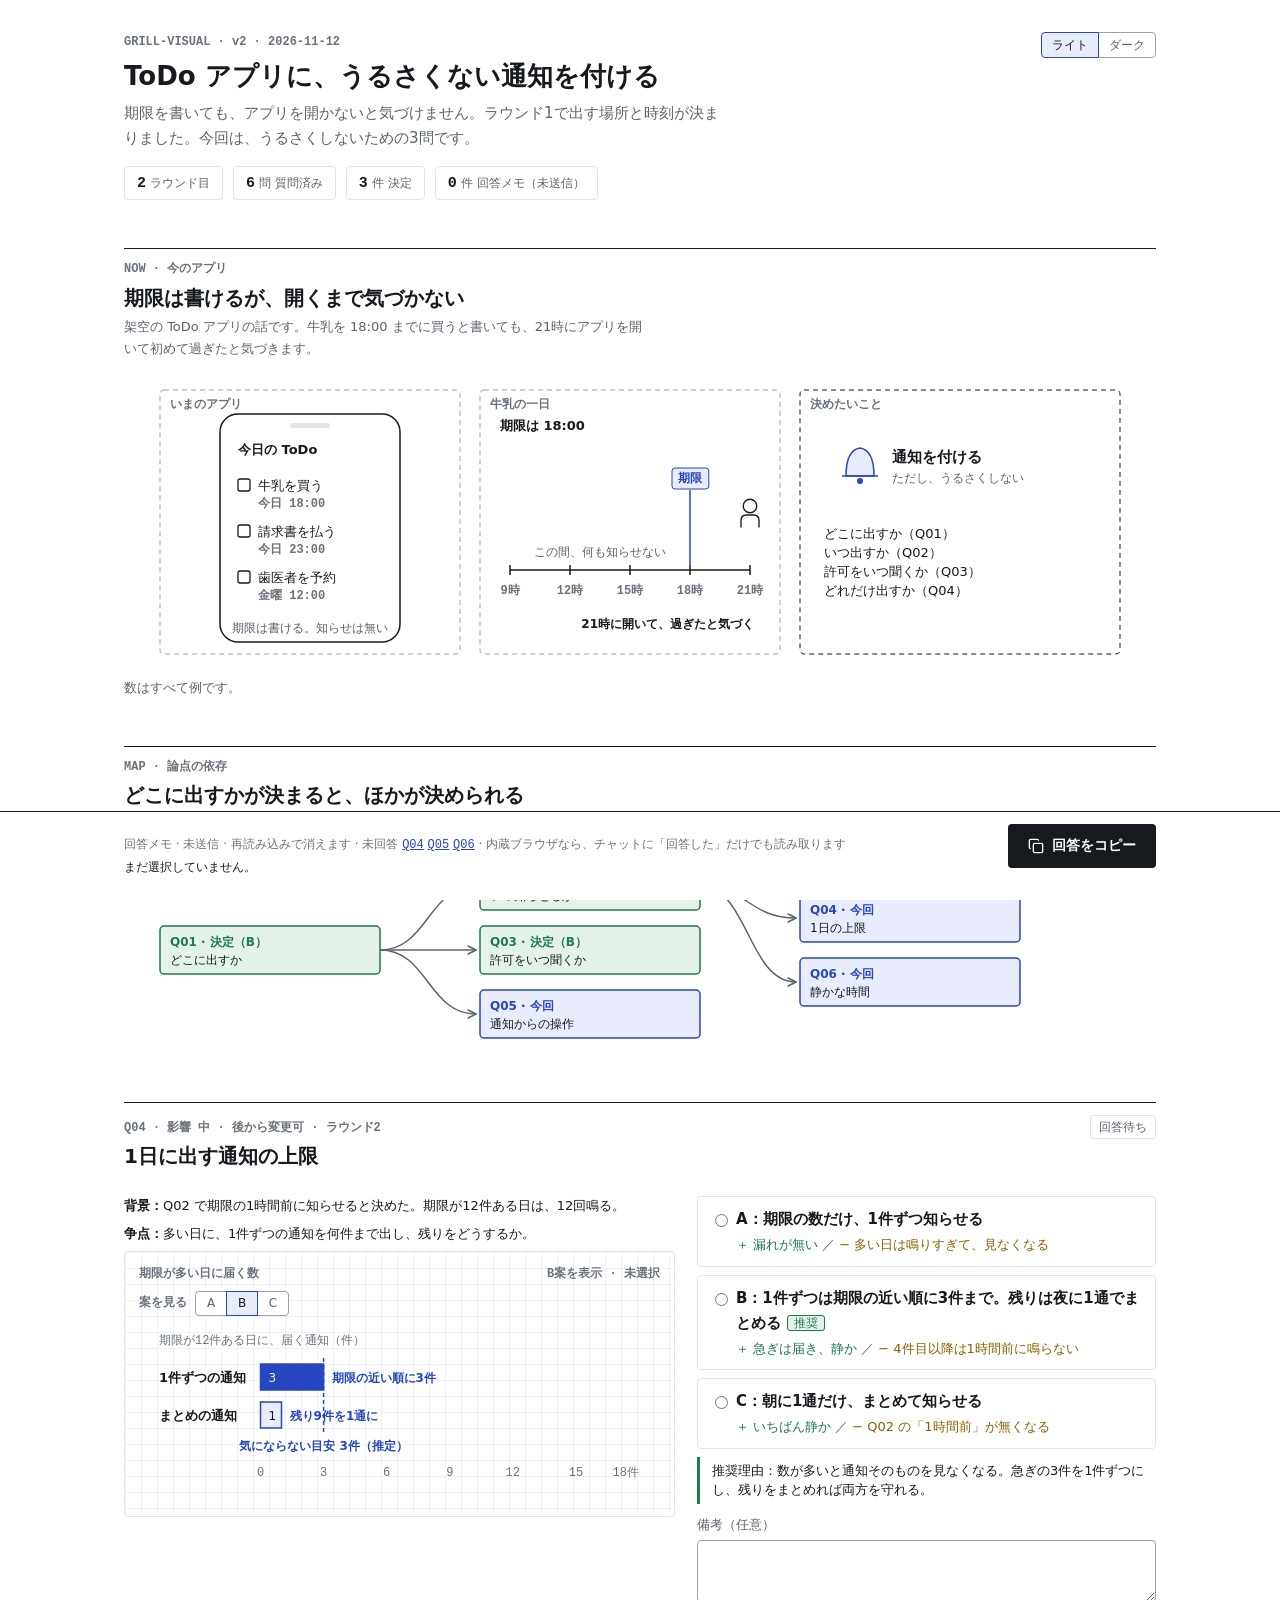
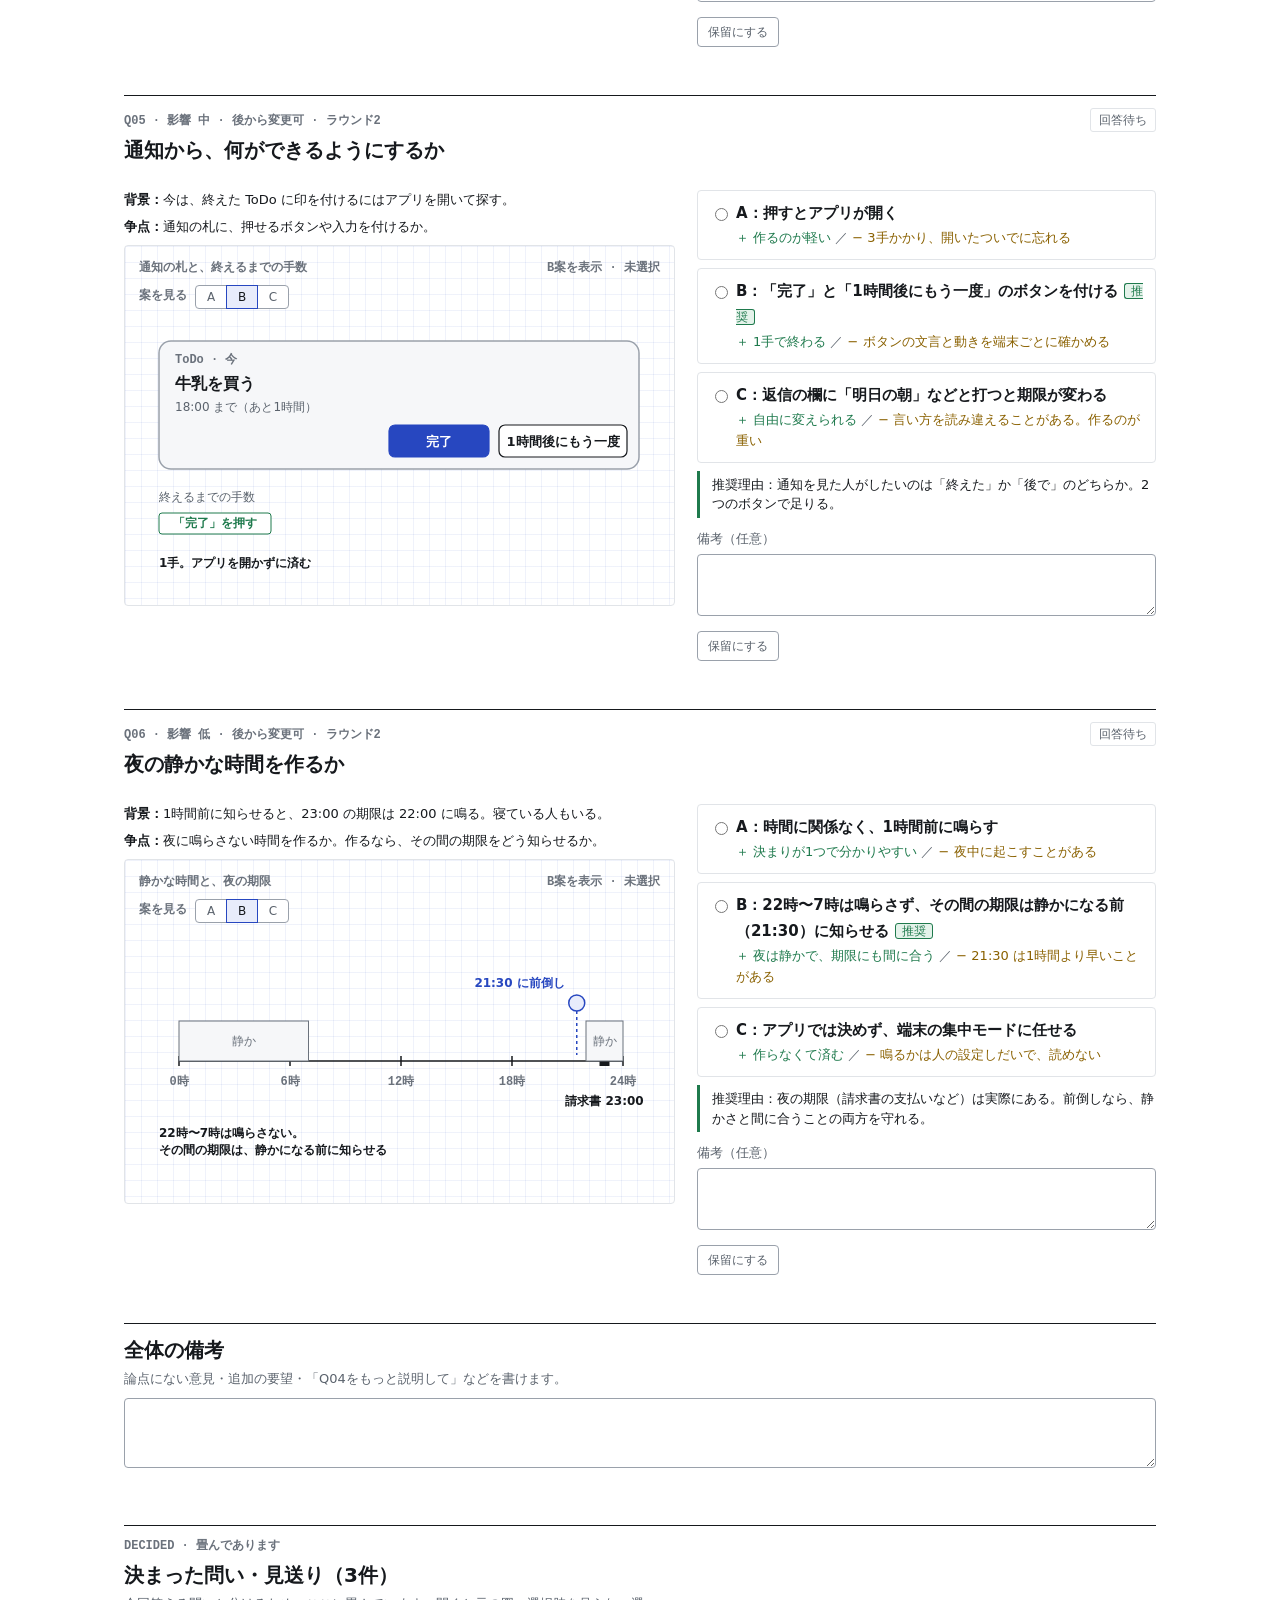
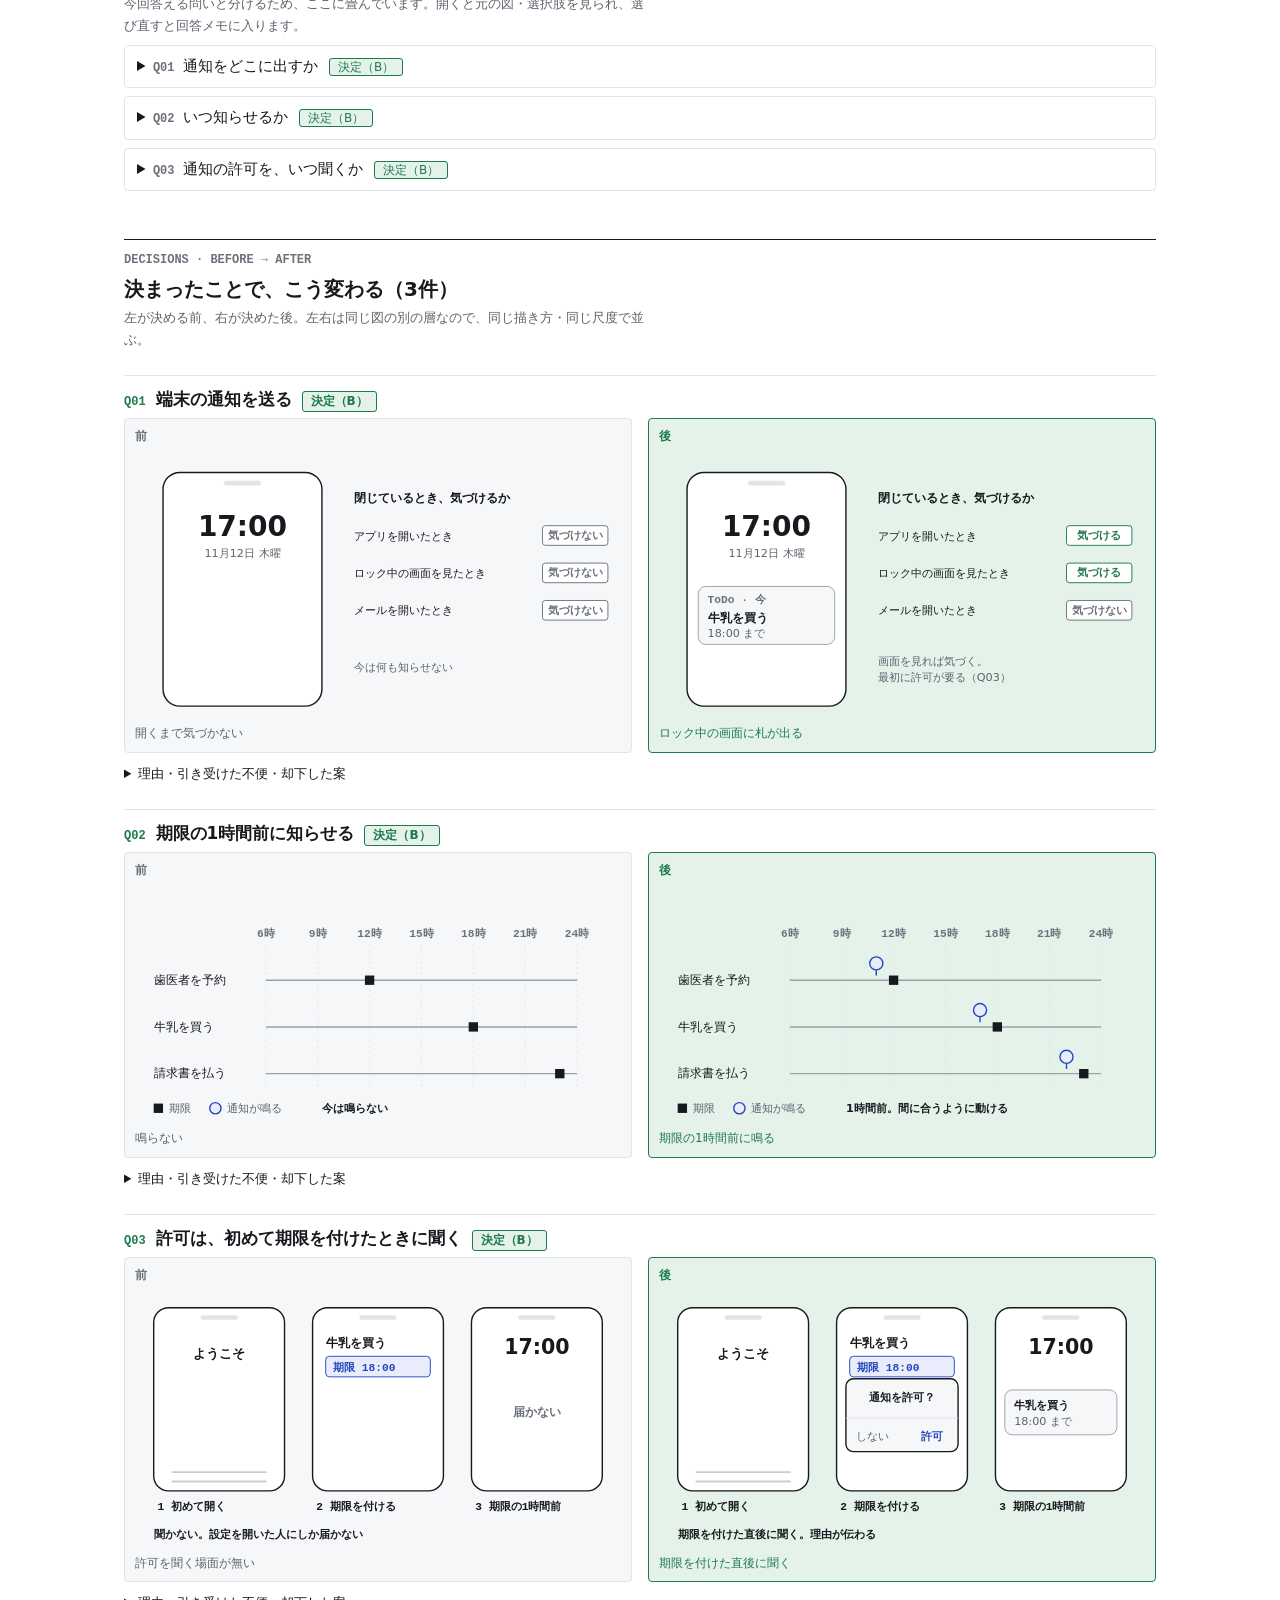
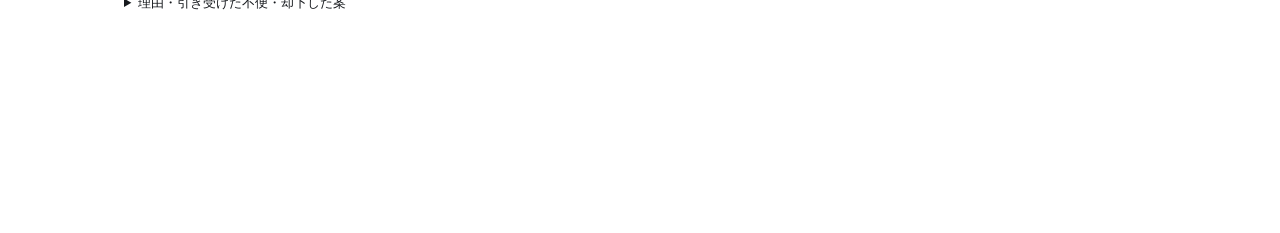
<file: examples/ja/todo-notify/index.html>
<!doctype html>
<html lang="ja" data-direction="blueprint" data-theme="light">
<head>
<meta charset="utf-8">
<meta name="viewport" content="width=device-width, initial-scale=1">
<title>ToDo アプリに、うるさくない通知を付ける</title>
<!-- grill-visual の build.mjs が page.json と fig/ から組み立てた。手で直さず、page.json か図の断片を直して組み立て直す -->
<style>
/* 土台の tokens.css — 変数だけ(references/02-look.md・04-parts.md)。
   既定(書体・文字の段・余白と線と角)は、どの方向でも同じ値。
   色は <html data-direction="blueprint|instrument|paper"> で方向の組を切り替える。無ければ blueprint。
   ダークは OS の設定に従う。<html data-theme="light|dark"> を付けると、そちらを優先する。
   ページの <style> の頭に中身ごと貼る。題材に合わせて --accent などを上書きしてよい(02-look.md「色の決め方」)。
   自分の部品を持つ作り手(grill-visual など)は、これだけを貼り、部品をこの変数で描く。 */

/* ---------- 既定: 書体・文字の段・余白と線と角 ---------- */
:root{
  --font:"Hiragino Sans","Hiragino Kaku Gothic ProN","Noto Sans JP",system-ui,sans-serif;
  --mono:ui-monospace,"SF Mono",SFMono-Regular,Menlo,Consolas,monospace;
  --fs:15px;--fs-s:13px;--fs-label:12px;--fs-h3:17px;--fs-h2:20px;--fs-h1:26px;
  --lh:1.7;--lh-s:1.5;--lh-h:1.4;
  --s1:4px;--s2:8px;--s3:12px;--s4:16px;--s5:24px;--s6:32px;--s7:48px;
  --r:4px;--r-chip:3px;--rule:1.5px;--hit:44px;
  --measure:40em;--page:1080px;
  --fig-min:940px; /* 絵の最小幅。viewBox の幅 1000・文字 12 なら、表示で 11px 以上を保つ */
}

/* ---------- 方向の組: 設計図とレビュー票(blueprint・既定) ---------- */
:root{
  --bg:#ffffff;--surface:#ffffff;--paper:#f6f7f9;
  --ink:#16191d;--sub:#5b636d;--mute:#6b727c;--line:#e1e4e8;--line2:#eef0f3;--frame:#9aa1ab;--stroke:#c9ced6;
  --accent:#2747c0;--accent-soft:#e8ecfb;--on-accent:#ffffff;
  --q:#8a6100;--q-soft:#faf0d4;--ok:#1f7a4d;--ok-soft:#e4f2ea;--ng:#c4312b;--ng-soft:#fbeceb;
  --grid:rgba(39,71,192,.07);--focus:#ffd43d;
}
/* ---------- 計器盤(instrument): 状態・数・比べ ---------- */
:root[data-direction="instrument"]{
  --bg:#f3f4f6;--surface:#ffffff;--paper:#eceef1;
  --ink:#14171a;--sub:#555d66;--mute:#68707a;--line:#dde1e6;--line2:#eceef1;--frame:#98a0aa;--stroke:#c6ccd4;
  --accent:#0e7490;--accent-soft:#e0f1f5;--on-accent:#ffffff;
  --grid:transparent;
}
/* ---------- 紙の資料(paper): 読み物・手順書。地は白に近い灰(生成りにしない) ---------- */
:root[data-direction="paper"]{
  --bg:#fcfcfc;--surface:#ffffff;--paper:#f4f5f6;
  --ink:#1b1d20;--sub:#575c63;--mute:#6a7078;--line:#e3e5e8;--line2:#f0f1f3;--frame:#9ca1a8;--stroke:#cbcfd4;
  --accent:#1f4e79;--accent-soft:#e6eef6;--on-accent:#ffffff;
  --grid:transparent;--measure:36em;
}

/* ---------- ダーク: 地は暗く(#111417)、面は地より少し明るくして浮かせる。本文と地は 15.9:1。
   色は鮮やかさを抑えた淡い色のまま(鮮やかな色を暗い地に置くとチカチカする)。地は方向で変えず、強調の色だけ変える ---------- */
:root[data-theme="dark"]{
  --bg:#111417;--surface:#1a1e23;--paper:#1d2126;
  --ink:#eceef1;--sub:#b9c0c8;--mute:#8e959e;--line:#2a2f36;--line2:#20242a;--frame:#737a84;--stroke:#3a3f46;
  --accent:#9fb0ec;--accent-soft:#2b303d;--on-accent:#111417;
  --q:#d4b06a;--q-soft:#343026;--ok:#82c095;--ok-soft:#25332e;--ng:#e88a85;--ng-soft:#38292b;
  --grid:rgba(159,176,236,.05);--focus:#c9a43a;
}
:root[data-theme="dark"][data-direction="instrument"]{--accent:#67c3d8;--accent-soft:#20343a;--grid:transparent}
:root[data-theme="dark"][data-direction="paper"]{--accent:#8fb3d9;--accent-soft:#28313a;--grid:transparent}
@media (prefers-color-scheme:dark){
  :root:not([data-theme="light"]){
    --bg:#111417;--surface:#1a1e23;--paper:#1d2126;
    --ink:#eceef1;--sub:#b9c0c8;--mute:#8e959e;--line:#2a2f36;--line2:#20242a;--frame:#737a84;--stroke:#3a3f46;
    --accent:#9fb0ec;--accent-soft:#2b303d;--on-accent:#111417;
    --q:#d4b06a;--q-soft:#343026;--ok:#82c095;--ok-soft:#25332e;--ng:#e88a85;--ng-soft:#38292b;
    --grid:rgba(159,176,236,.05);--focus:#c9a43a;
  }
  :root[data-direction="instrument"]:not([data-theme="light"]){--accent:#67c3d8;--accent-soft:#20343a;--grid:transparent}
  :root[data-direction="paper"]:not([data-theme="light"]){--accent:#8fb3d9;--accent-soft:#28313a;--grid:transparent}
}

/* 入力欄とスクロールバーの明暗も合わせる */
html{color-scheme:light dark}
:root[data-theme="light"]{color-scheme:light}
:root[data-theme="dark"]{color-scheme:dark}

/* grill-visual の議論ページの CSS。build.mjs が tokens.css の後に差し込む。モデルは読まない・書かない */
/* 骨格の名前を、土台の変数に読み替える */
:root{--card:var(--surface);--warn:var(--q);--warn-soft:var(--q-soft)}
*{box-sizing:border-box}
body{margin:0;background:var(--bg);color:var(--ink);font:var(--fs)/var(--lh) var(--font);padding-bottom:190px}
main{max-width:1080px;margin:0 auto;padding:32px 24px}
h1,h2,h3{line-height:var(--lh-h)}
h1{font-size:var(--fs-h1);margin:0 0 6px}h2{font-size:var(--fs-h2);margin:0 0 4px}h3{font-size:var(--fs-h3);margin:0 0 6px}
.lead{color:var(--sub);margin:0}
.eyebrow{font:600 var(--fs-label)/1.4 var(--mono);color:var(--mute);margin:0 0 6px}
.stats{display:flex;gap:10px;flex-wrap:wrap;margin-top:14px}
.stat{background:var(--card);border:1px solid var(--line);border-radius:var(--r);padding:6px 12px;font-size:var(--fs-label);color:var(--sub)}
.stat b{color:var(--ink);font:700 15px var(--mono);margin-right:4px}
.card{border-top:var(--rule) solid var(--ink);padding-top:var(--s3);margin-top:var(--s7)}
svg{display:block;width:100%;height:auto}svg text{font-family:inherit}
svg[style*="--vbw"]{max-width:var(--vbw);margin-inline:auto}
.wide{overflow-x:auto}.wide>svg{min-width:min(var(--fig-min),var(--vbw,var(--fig-min)))}
.qnode{cursor:pointer}.qnode:hover rect,.qnode:focus rect{stroke-width:2.5}
/* 依存マップの札の状態。build.mjs が page.json から data-st を付け、断片の色より先に塗る */
[data-st="done"] [data-tag]{stroke:var(--ok)!important;fill:var(--ok-soft)!important}[data-st="done"] [data-state]{fill:var(--ok)!important}
[data-st="now"] [data-tag]{stroke:var(--accent)!important;fill:var(--accent-soft)!important}[data-st="now"] [data-state]{fill:var(--accent)!important}
[data-st="later"] [data-tag],[data-st="skip"] [data-tag]{stroke:var(--mute)!important;fill:var(--surface)!important;stroke-dasharray:4 3}[data-st="later"] [data-state],[data-st="skip"] [data-state]{fill:var(--mute)!important}
.question{display:grid;grid-template-columns:1.2fr 1fr;gap:22px}
.q-head{display:flex;justify-content:space-between;align-items:baseline;gap:12px;grid-column:1/-1}
.badge{font-size:var(--fs-label);border-radius:var(--r-chip);padding:1px 8px;border:1px solid var(--line);background:var(--card);color:var(--sub);white-space:nowrap}
.badge.draft{background:var(--accent-soft);border-color:var(--accent);color:var(--accent)}
.badge.done{background:var(--ok-soft);border-color:var(--ok);color:var(--ok)}
.badge.hold{background:var(--warn-soft);border-color:var(--warn);color:var(--warn)}
.visual{background-color:var(--surface);background-image:linear-gradient(var(--grid) 1px,transparent 1px),linear-gradient(90deg,var(--grid) 1px,transparent 1px);background-size:16px 16px;border:1px solid var(--line);border-radius:var(--r);padding:14px}
.visual-top{display:flex;justify-content:space-between;gap:8px;font:600 var(--fs-label)/1.4 var(--mono);color:var(--mute);margin-bottom:8px}
.vnote{font-size:var(--fs-s);line-height:var(--lh-s);color:var(--sub);margin:8px 0 0}
fieldset{border:0;margin:0;padding:0}
.sr{position:absolute;left:-9999px}
.choice{display:block;border:1px solid var(--line);border-radius:var(--r);padding:10px 12px 10px 38px;margin-bottom:8px;position:relative;cursor:pointer;background:var(--card)}
.choice input{position:absolute;left:12px;top:14px;accent-color:var(--accent)}
.choice:has(input:checked){border-color:var(--accent);background:var(--accent-soft)}
.choice:has(input:focus-visible){outline:2px solid var(--ink);outline-offset:2px;box-shadow:0 0 0 5px var(--focus)}
.choice b{font-size:var(--fs)}
.rec{font-size:var(--fs-label);background:var(--ok-soft);color:var(--ok);border:1px solid var(--ok);border-radius:var(--r-chip);padding:0 6px;margin-left:6px;vertical-align:1px}
.choice small{display:block;color:var(--sub);font-size:var(--fs-s);line-height:1.6;margin-top:2px}
.pros{color:var(--ok)}.cons{color:var(--warn)}
.why{font-size:var(--fs-s);line-height:var(--lh-s);border-left:3px solid var(--ok);padding:4px 0 4px 12px;margin:4px 0 10px;color:var(--ink)}
.note-label{font-size:var(--fs-s);color:var(--sub);display:block;margin:8px 0 4px}
textarea{width:100%;border:1px solid var(--frame);border-radius:var(--r);padding:8px 10px;font:inherit;font-size:var(--fs-s);resize:vertical;min-height:52px;background:var(--card);color:var(--ink)}
textarea:focus{outline:2px solid var(--ink);outline-offset:1px;box-shadow:0 0 0 5px var(--focus)}
button{font:inherit;cursor:pointer}
.ghost{background:var(--card);border:1px solid var(--frame);border-radius:var(--r);padding:4px 10px;font-size:var(--fs-label);color:var(--sub);margin-top:6px}
.ghost[aria-pressed=true]{background:var(--warn-soft);border-color:var(--warn);color:var(--warn)}
.ghost:focus-visible{outline:2px solid var(--ink);outline-offset:2px;box-shadow:0 0 0 5px var(--focus)}
details{margin-top:10px;font-size:var(--fs-s);color:var(--sub)}summary{cursor:pointer;color:var(--ink);font-size:var(--fs-s)}
.ba{display:grid;grid-template-columns:repeat(2,1fr);gap:14px;margin-top:10px}
.ba-item{border:1px solid var(--line);border-radius:var(--r);padding:12px;background:var(--paper)}
.ba-item h3{display:flex;justify-content:space-between;gap:8px}
.ba-item h3 span{font-size:var(--fs-label);color:var(--ok);font-weight:500}
.cap{margin:4px 0 0;font-size:var(--fs-label);line-height:1.4;color:var(--sub)}.cap.ok{color:var(--ok)}
.ba-pair{display:grid;grid-template-columns:1fr 24px 1fr;align-items:center;gap:6px}
.pop{animation:pop .24s ease-out both}
@keyframes pop{from{opacity:0;transform:translateY(6px)}to{opacity:1;transform:none}}
@media (prefers-reduced-motion:reduce){.pop{animation:none}}
.dock{position:fixed;left:0;right:0;bottom:0;background:var(--surface);color:var(--ink);border-top:var(--rule) solid var(--ink);z-index:10}
.dock-inner{max-width:1080px;margin:0 auto;padding:12px 24px;display:grid;grid-template-columns:1fr auto;gap:16px;align-items:center}
.dock pre{margin:0;font:var(--fs-label)/1.6 var(--mono);white-space:pre-wrap;max-height:96px;overflow:auto;color:var(--ink)}
.dock .meta{font-size:var(--fs-label);color:var(--mute);margin:0 0 4px}
.copy{background:var(--ink);color:var(--bg);border:0;border-radius:var(--r);min-height:var(--hit);padding:0 20px;font-size:14px;font-weight:600;display:flex;gap:8px;align-items:center;white-space:nowrap}
.copy:focus-visible{outline:2px solid var(--ink);outline-offset:2px;box-shadow:0 0 0 5px var(--focus)}
#copy-status{font-size:var(--fs-label);color:var(--ok);min-height:16px;margin:4px 0 0;text-align:right}
@media (max-width:820px){.question,.ba{grid-template-columns:1fr}}
/* 明暗の切り替え。既定はライト（html の data-theme="light"）。OS の設定には従わせない */
.topline{display:flex;justify-content:space-between;align-items:center;gap:12px}
.theme-sw{display:inline-flex}
.theme-sw button{font:inherit;font-size:var(--fs-label);border:1px solid var(--frame);background:var(--card);color:var(--sub);padding:2px 10px;cursor:pointer}
.theme-sw button:first-child{border-radius:var(--r) 0 0 var(--r)}.theme-sw button:last-child{border-radius:0 var(--r) var(--r) 0;margin-left:-1px}
.theme-sw button[aria-pressed=true]{background:var(--accent-soft);border-color:var(--accent);color:var(--ink);position:relative}
.theme-sw button:focus-visible{outline:2px solid var(--ink);outline-offset:2px;box-shadow:0 0 0 5px var(--focus)}
/* ひな形（frame/parts.html）の部品 */
.small{font-size:var(--fs-s)}
.lead,.vnote,details p{max-width:var(--measure)}
.ctx{margin:0 0 8px;font-size:var(--fs-s);line-height:var(--lh-s);color:var(--ink);max-width:var(--measure)}
.skip .choice{cursor:default;padding-left:12px;opacity:.75}
/* 決まった問い・見送りは1件ずつ畳む。開いた中は今回の問いと同じ見た目に戻す */
.done-q{margin-top:8px;border:1px solid var(--line);border-radius:var(--r);background:var(--card);padding:8px 12px;font-size:var(--fs);color:var(--ink)}
.done-q>summary{font-size:var(--fs)}.done-q>summary b{font:600 var(--fs-label) var(--mono);color:var(--mute);margin-right:4px}.done-q>summary .badge{margin-left:6px}
.done-q>.card{margin-top:var(--s3);border-top-width:1px}
.dock .meta a{color:var(--accent);font-family:var(--mono)}
/* 案を見るボタンとステップ再生（build.mjs が層とコマのある図に付ける） */
.views-row{display:flex;gap:8px;align-items:center;margin:0 0 8px}
.views-row .label{font:600 var(--fs-label)/1.4 var(--mono);color:var(--mute)}
.views{display:inline-flex}
.views button{font:inherit;font-size:var(--fs-label);border:1px solid var(--frame);background:var(--card);color:var(--sub);padding:1px 10px;margin-left:-1px;cursor:pointer;min-width:32px}
.views button:first-child{border-radius:var(--r) 0 0 var(--r);margin-left:0}.views button:last-child{border-radius:0 var(--r) var(--r) 0}
.views button[aria-pressed=true]{background:var(--accent-soft);border-color:var(--accent);color:var(--ink);position:relative}
.views button:focus-visible,.step button:focus-visible{outline:2px solid var(--ink);outline-offset:2px;box-shadow:0 0 0 5px var(--focus)}
.step{display:flex;gap:8px;align-items:center;margin-top:8px;font-size:var(--fs-label);color:var(--sub);flex-wrap:wrap}
.step button{font:inherit;font-size:var(--fs-label);border:1px solid var(--frame);background:var(--card);color:var(--ink);border-radius:var(--r);padding:4px 12px;min-height:32px;cursor:pointer}
/* 決定の前と後: 同じ断片の別の層を左右に並べる（同じ描き方・同じ尺度） */
.ba-round{margin-top:var(--s6)}
.ba-row{margin-top:var(--s5);padding-top:var(--s3);border-top:1px solid var(--line)}
.ba-row h3{display:flex;gap:10px;align-items:baseline;flex-wrap:wrap}
.ba-row h3 a{color:var(--ok);font:600 var(--fs-label) var(--mono);text-decoration:none}
.ba-two{display:grid;grid-template-columns:1fr 1fr;gap:16px}
.ba-two figure{margin:0;border:1px solid var(--line);border-radius:var(--r);padding:10px;min-width:0}
.ba-two .ba-b{background:var(--paper)}.ba-two .ba-a{background:var(--ok-soft);border-color:var(--ok)}
.ba-two figcaption{font:600 var(--fs-label)/1.4 var(--mono);color:var(--mute);margin-bottom:4px}
.ba-two .ba-a figcaption{color:var(--ok)}
.ba-dl{display:grid;grid-template-columns:7em minmax(0,1fr);gap:2px 10px;margin:8px 0;color:var(--ink)}
.ba-dl dt{color:var(--mute)}.ba-dl dd{margin:0}
@media (max-width:820px){.ba-two{grid-template-columns:1fr}}

/* 層とコマ（build.mjs が断片から書く） */
svg[data-view] [data-layer]{display:none}
svg[data-view~="A"] [data-layer~="A"]{display:inline}
svg[data-view~="B"] [data-layer~="B"]{display:inline}
svg[data-view~="C"] [data-layer~="C"]{display:inline}
svg[data-view~="N"] [data-layer~="N"]{display:inline}
svg[data-at] [data-frame]{display:none}
svg[data-at] [data-step]{opacity:.18;transition:opacity .2s}
@media (prefers-reduced-motion:reduce){svg[data-at] [data-step]{transition:none}}
svg[data-at="1"] [data-frame="1"]{display:inline}
svg[data-at="1"] [data-step="1"]{opacity:1}
svg[data-at="2"] [data-frame="2"]{display:inline}
svg[data-at="2"] [data-step="1"],svg[data-at="2"] [data-step="2"]{opacity:1}
svg[data-at="3"] [data-frame="3"]{display:inline}
svg[data-at="3"] [data-step="1"],svg[data-at="3"] [data-step="2"],svg[data-at="3"] [data-step="3"]{opacity:1}
</style>
</head>
<body>
<main>
  <div class="topline"><p class="eyebrow">GRILL-VISUAL · v2 · 2026-11-12</p><span class="theme-sw" role="group" aria-label="表示の明暗"><button type="button" data-theme-set="light" aria-pressed="true">ライト</button><button type="button" data-theme-set="dark" aria-pressed="false">ダーク</button></span></div>
  <h1>ToDo アプリに、うるさくない通知を付ける</h1>
  <p class="lead">期限を書いても、アプリを開かないと気づけません。ラウンド1で出す場所と時刻が決まりました。今回は、うるさくしないための3問です。</p>
  <div class="stats">
    <span class="stat"><b>2</b>ラウンド目</span>
    <span class="stat"><b>6</b>問 質問済み</span>
    <span class="stat"><b>3</b>件 決定</span>
    <span class="stat"><b id="draft-n">0</b>件 回答メモ（未送信）</span>
  </div>
  <section class="card" id="now" aria-labelledby="now-t">
    <p class="eyebrow">NOW · 今のアプリ</p>
    <h2 id="now-t">期限は書けるが、開くまで気づかない</h2>
    <p class="lead small">架空の ToDo アプリの話です。牛乳を 18:00 までに買うと書いても、21時にアプリを開いて初めて過ぎたと気づきます。</p><div class="wide" style="margin-top:10px"><svg viewBox="0 0 1000 300" role="img" aria-label="今のアプリ。左は ToDo の一覧の画面で、牛乳を買う 今日18時、請求書を払う 今日23時、歯医者を予約 金曜12時と期限は書けるが、知らせは無い。中央は牛乳の一日で、期限の18時まで何も知らせず、21時にアプリを開いて過ぎたと気づく。右は決めたいことで、通知を付けるがうるさくしない。どこに出すか、いつ出すか、許可をいつ聞くか、どれだけ出すか。" style="--vbw:1000px"><g><rect x="20" y="20" width="300" height="264" rx="4" style="stroke:var(--frame);fill:none;stroke-width:1;stroke-dasharray:5 4"/><text x="30" y="38" font-size="12" font-weight="600" text-anchor="start" style="fill:var(--mute);font-family:var(--mono)">いまのアプリ</text></g><rect x="80" y="44" width="180" height="228" rx="18" style="fill:var(--surface);stroke:var(--ink);stroke-width:1.5"/><rect x="150" y="53" width="40" height="5" rx="2.5" style="fill:var(--line)"/><text x="98" y="84" font-size="13" font-weight="700" text-anchor="start" style="fill:var(--ink)">今日の ToDo</text><rect x="98" y="109" width="12" height="12" rx="2" style="fill:none;stroke:var(--ink);stroke-width:1.3"/><text x="118" y="120" font-size="13" font-weight="400" text-anchor="start" style="fill:var(--ink)">牛乳を買う</text><text x="118" y="137" font-size="12" font-weight="600" text-anchor="start" style="fill:var(--mute);font-family:var(--mono)">今日 18:00</text><rect x="98" y="155" width="12" height="12" rx="2" style="fill:none;stroke:var(--ink);stroke-width:1.3"/><text x="118" y="166" font-size="13" font-weight="400" text-anchor="start" style="fill:var(--ink)">請求書を払う</text><text x="118" y="183" font-size="12" font-weight="600" text-anchor="start" style="fill:var(--mute);font-family:var(--mono)">今日 23:00</text><rect x="98" y="201" width="12" height="12" rx="2" style="fill:none;stroke:var(--ink);stroke-width:1.3"/><text x="118" y="212" font-size="13" font-weight="400" text-anchor="start" style="fill:var(--ink)">歯医者を予約</text><text x="118" y="229" font-size="12" font-weight="600" text-anchor="start" style="fill:var(--mute);font-family:var(--mono)">金曜 12:00</text><text x="170" y="262" font-size="12" font-weight="400" text-anchor="middle" style="fill:var(--sub)">期限は書ける。知らせは無い</text><g><rect x="340" y="20" width="300" height="264" rx="4" style="stroke:var(--frame);fill:none;stroke-width:1;stroke-dasharray:5 4"/><text x="350" y="38" font-size="12" font-weight="600" text-anchor="start" style="fill:var(--mute);font-family:var(--mono)">牛乳の一日</text></g><text x="360" y="60" font-size="13" font-weight="700" text-anchor="start" style="fill:var(--ink)">期限は 18:00</text><path d="M370 200 H610" style="stroke:var(--ink);stroke-width:1.5"/><path d="M370 195 V205" style="stroke:var(--ink);stroke-width:1.5"/><text x="370" y="224" font-size="12" font-weight="600" text-anchor="middle" style="fill:var(--mute);font-family:var(--mono)">9時</text><path d="M430 195 V205" style="stroke:var(--ink);stroke-width:1.5"/><text x="430" y="224" font-size="12" font-weight="600" text-anchor="middle" style="fill:var(--mute);font-family:var(--mono)">12時</text><path d="M490 195 V205" style="stroke:var(--ink);stroke-width:1.5"/><text x="490" y="224" font-size="12" font-weight="600" text-anchor="middle" style="fill:var(--mute);font-family:var(--mono)">15時</text><path d="M550 195 V205" style="stroke:var(--ink);stroke-width:1.5"/><text x="550" y="224" font-size="12" font-weight="600" text-anchor="middle" style="fill:var(--mute);font-family:var(--mono)">18時</text><path d="M610 195 V205" style="stroke:var(--ink);stroke-width:1.5"/><text x="610" y="224" font-size="12" font-weight="600" text-anchor="middle" style="fill:var(--mute);font-family:var(--mono)">21時</text><path d="M550 195 V120" style="stroke:var(--accent);stroke-width:1.5"/><g><rect x="532" y="98" width="36.8" height="21" rx="3" style="stroke:var(--accent);fill:var(--accent-soft);stroke-width:1"/><text x="550.4" y="112" font-size="12" font-weight="700" text-anchor="middle" style="fill:var(--accent)">期限</text></g><text x="460" y="186" font-size="12" font-weight="400" text-anchor="middle" style="fill:var(--sub)">この間、何も知らせない</text><g transform="translate(610,136) scale(0.9)"><circle r="7.5" style="stroke:var(--ink);fill:var(--surface);stroke-width:1.5"/><path d="M-10 24V16Q-10 10 -4 10H4Q10 10 10 16V24" style="stroke:var(--ink);fill:var(--surface);stroke-width:1.5"/></g><text x="614" y="258" font-size="12" font-weight="700" text-anchor="end" style="fill:var(--ink)">21時に開いて、過ぎたと気づく</text><g><rect x="660" y="20" width="320" height="264" rx="4" style="stroke:var(--ink);fill:none;stroke-width:1;stroke-dasharray:5 4"/><text x="670" y="38" font-size="12" font-weight="600" text-anchor="start" style="fill:var(--mute);font-family:var(--mono)">決めたいこと</text></g><path d="M706 106Q706 80 720 78Q734 80 734 106Z" style="fill:var(--accent-soft);stroke:var(--accent);stroke-width:1.5"/><path d="M702 106H738" style="stroke:var(--accent);stroke-width:1.5"/><circle cx="720" cy="111" r="3" style="fill:var(--accent)"/><text x="752" y="92" font-size="15" font-weight="700" text-anchor="start" style="fill:var(--ink)">通知を付ける</text><text x="752" y="112" font-size="12" font-weight="400" text-anchor="start" style="fill:var(--sub)">ただし、うるさくしない</text><text x="684" y="168" font-size="13" font-weight="400" text-anchor="start" style="fill:var(--ink)">どこに出すか（Q01）</text><text x="684" y="186.85" font-size="13" font-weight="400" text-anchor="start" style="fill:var(--ink)">いつ出すか（Q02）</text><text x="684" y="205.7" font-size="13" font-weight="400" text-anchor="start" style="fill:var(--ink)">許可をいつ聞くか（Q03）</text><text x="684" y="224.55" font-size="13" font-weight="400" text-anchor="start" style="fill:var(--ink)">どれだけ出すか（Q04）</text></svg></div><p class="vnote">数はすべて例です。</p>
  </section>
  <section class="card" aria-labelledby="map-t">
    <p class="eyebrow">MAP · 論点の依存</p>
    <h2 id="map-t">どこに出すかが決まると、ほかが決められる</h2>
    <p class="lead small">札を押すと、その問いへ移ります。</p><div class="wide" style="margin-top:10px"><svg viewBox="0 0 1000 208" role="img" aria-label="論点の依存マップ。Q01 どこに出すか、Q02 いつ知らせるか、Q03 許可をいつ聞くか、Q04 1日の上限、Q05 通知からの操作、Q06 静かな時間。Q02 は Q01 の後、Q03 は Q01 の後、Q04 は Q02 の後、Q05 は Q01 の後、Q06 は Q02 の後。" style="--vbw:1000px"><defs><marker id="map-ar" viewBox="0 0 10 10" refX="9" refY="5" markerWidth="7" markerHeight="7" orient="auto"><path d="M1 1 L9 5 L1 9" fill="none" stroke="var(--sub)" stroke-width="1.5"/></marker></defs><path d="M240 104 C288 104 288 40 336 40" fill="none" stroke="var(--sub)" stroke-width="1.5" marker-end="url(#map-ar)"/><path d="M240 104 C288 104 288 104 336 104" fill="none" stroke="var(--sub)" stroke-width="1.5" marker-end="url(#map-ar)"/><path d="M560 40 C608 40 608 72 656 72" fill="none" stroke="var(--sub)" stroke-width="1.5" marker-end="url(#map-ar)"/><path d="M240 104 C288 104 288 168 336 168" fill="none" stroke="var(--sub)" stroke-width="1.5" marker-end="url(#map-ar)"/><path d="M560 40 C608 40 608 136 656 136" fill="none" stroke="var(--sub)" stroke-width="1.5" marker-end="url(#map-ar)"/><a data-q="Q01" data-st="done" href="#q01" class="qnode"><rect data-tag x="20" y="80" width="220" height="48" rx="4" fill="var(--surface)" stroke="var(--frame)" stroke-width="1.5"/><text data-state x="30" y="100" font-size="12" font-weight="700" fill="var(--ink)">Q01 · 決定（B）</text><text x="30" y="118" font-size="12" fill="var(--ink)">どこに出すか</text></a><a data-q="Q02" data-st="done" href="#q02" class="qnode"><rect data-tag x="340" y="16" width="220" height="48" rx="4" fill="var(--surface)" stroke="var(--frame)" stroke-width="1.5"/><text data-state x="350" y="36" font-size="12" font-weight="700" fill="var(--ink)">Q02 · 決定（B）</text><text x="350" y="54" font-size="12" fill="var(--ink)">いつ知らせるか</text></a><a data-q="Q03" data-st="done" href="#q03" class="qnode"><rect data-tag x="340" y="80" width="220" height="48" rx="4" fill="var(--surface)" stroke="var(--frame)" stroke-width="1.5"/><text data-state x="350" y="100" font-size="12" font-weight="700" fill="var(--ink)">Q03 · 決定（B）</text><text x="350" y="118" font-size="12" fill="var(--ink)">許可をいつ聞くか</text></a><a data-q="Q04" data-st="now" href="#q04" class="qnode"><rect data-tag x="660" y="48" width="220" height="48" rx="4" fill="var(--surface)" stroke="var(--frame)" stroke-width="1.5"/><text data-state x="670" y="68" font-size="12" font-weight="700" fill="var(--ink)">Q04 · 今回</text><text x="670" y="86" font-size="12" fill="var(--ink)">1日の上限</text></a><a data-q="Q05" data-st="now" href="#q05" class="qnode"><rect data-tag x="340" y="144" width="220" height="48" rx="4" fill="var(--surface)" stroke="var(--frame)" stroke-width="1.5"/><text data-state x="350" y="164" font-size="12" font-weight="700" fill="var(--ink)">Q05 · 今回</text><text x="350" y="182" font-size="12" fill="var(--ink)">通知からの操作</text></a><a data-q="Q06" data-st="now" href="#q06" class="qnode"><rect data-tag x="660" y="112" width="220" height="48" rx="4" fill="var(--surface)" stroke="var(--frame)" stroke-width="1.5"/><text data-state x="670" y="132" font-size="12" font-weight="700" fill="var(--ink)">Q06 · 今回</text><text x="670" y="150" font-size="12" fill="var(--ink)">静かな時間</text></a></svg></div>
  </section>

  <section class="card" id="q04" aria-labelledby="q04-t">
    <div class="question">
      <div class="q-head"><div><p class="eyebrow">Q04 · 影響 中 · 後から変更可 · ラウンド2</p><h2 id="q04-t">1日に出す通知の上限</h2></div><span class="badge" id="st-q04">回答待ち</span></div>
      <div>
        <p class="ctx"><b>背景：</b>Q02 で期限の1時間前に知らせると決めた。期限が12件ある日は、12回鳴る。</p>
        <p class="ctx"><b>争点：</b>多い日に、1件ずつの通知を何件まで出し、残りをどうするか。</p>
        <div class="visual">
          <div class="visual-top"><span>期限が多い日に届く数</span><span id="pv-q04" data-sfx=" · 未選択">B案を表示 · 未選択</span></div>
                    <div class="views-row"><span class="label">案を見る</span><span class="views" role="group" aria-label="Q04 の案を見る" data-views="q04"><button type="button" data-v="A" aria-pressed="false">A</button><button type="button" data-v="B" aria-pressed="true">B</button><button type="button" data-v="C" aria-pressed="false">C</button></span></div><svg id="svg-q04" data-view="B" data-keys="A B C" viewBox="0 0 520 170" role="img" aria-label="期限が12件ある忙しい日に届く通知の数。A 上限なしは12件。B 1日3件までは、急ぎの3件と夜のまとめ1通の4件。C 1日1件は、朝のまとめ1通だけ。" style="--vbw:520px"><text x="20" y="20" font-size="12" fill="var(--mute)" style="font-family:var(--mono)">期限が12件ある日に、届く通知（件）</text><text x="20" y="58" font-size="13" font-weight="700" fill="var(--ink)">1件ずつの通知</text><g data-layer="A"><rect x="121.5" y="40" width="252.3" height="26" fill="var(--accent)" stroke="var(--accent)" stroke-width="1.5"/><text x="129.5" y="58" font-size="12" fill="var(--paper)">12</text><text x="381.8" y="58" font-size="12" font-weight="700" fill="var(--accent)">見なくなる</text></g><g data-layer="B"><rect x="121.5" y="40" width="63.1" height="26" fill="var(--accent)" stroke="var(--accent)" stroke-width="1.5"/><text x="129.5" y="58" font-size="12" fill="var(--paper)">3</text><text x="192.6" y="58" font-size="12" font-weight="700" fill="var(--accent)">期限の近い順に3件</text></g><g data-layer="C"><text x="129.5" y="58" font-size="12" font-weight="700" fill="var(--accent)">なし</text></g><text x="20" y="96" font-size="13" font-weight="700" fill="var(--ink)">まとめの通知</text><g data-layer="A"><text x="129.5" y="96" font-size="12" font-weight="700" fill="var(--accent)">なし</text></g><g data-layer="B"><rect x="121.5" y="78" width="21" height="26" fill="var(--accent-soft)" stroke="var(--accent)" stroke-width="1.5"/><text x="129.5" y="96" font-size="12" fill="var(--ink)">1</text><text x="150.6" y="96" font-size="12" font-weight="700" fill="var(--accent)">残り9件を1通に</text></g><g data-layer="C"><rect x="121.5" y="78" width="21" height="26" fill="var(--accent-soft)" stroke="var(--accent)" stroke-width="1.5"/><text x="129.5" y="96" font-size="12" fill="var(--ink)">1</text><text x="150.6" y="96" font-size="12" font-weight="700" fill="var(--accent)">朝に12件を1通に</text></g><path d="M184.6 34 V110" stroke="var(--accent)" stroke-width="1.5" stroke-dasharray="4 3"/><text x="184.6" y="126" font-size="12" font-weight="700" text-anchor="middle" fill="var(--accent)">気にならない目安 3件（推定）</text><text x="121.5" y="152" font-size="12" text-anchor="middle" fill="var(--mute)" style="font-family:var(--mono)">0</text><text x="184.6" y="152" font-size="12" text-anchor="middle" fill="var(--mute)" style="font-family:var(--mono)">3</text><text x="247.7" y="152" font-size="12" text-anchor="middle" fill="var(--mute)" style="font-family:var(--mono)">6</text><text x="310.8" y="152" font-size="12" text-anchor="middle" fill="var(--mute)" style="font-family:var(--mono)">9</text><text x="373.8" y="152" font-size="12" text-anchor="middle" fill="var(--mute)" style="font-family:var(--mono)">12</text><text x="436.9" y="152" font-size="12" text-anchor="middle" fill="var(--mute)" style="font-family:var(--mono)">15</text><text x="500" y="152" font-size="12" text-anchor="end" fill="var(--mute)" style="font-family:var(--mono)">18件</text></svg>
          <p class="vnote" id="note-q04"></p>
        </div>
        
      </div>
            <fieldset data-q="q04">
        <legend class="sr">Q04 1日に出す通知の上限</legend>
                <label class="choice"><input type="radio" name="q04" value="A" data-label="上限なし"><b>A：期限の数だけ、1件ずつ知らせる</b><small><span class="pros">＋ 漏れが無い</span> ／ <span class="cons">− 多い日は鳴りすぎて、見なくなる</span></small></label>
        <label class="choice"><input type="radio" name="q04" value="B" data-label="3件まで＋まとめ"><b>B：1件ずつは期限の近い順に3件まで。残りは夜に1通でまとめる</b><span class="rec">推奨</span><small><span class="pros">＋ 急ぎは届き、静か</span> ／ <span class="cons">− 4件目以降は1時間前に鳴らない</span></small></label>
        <label class="choice"><input type="radio" name="q04" value="C" data-label="1日1件"><b>C：朝に1通だけ、まとめて知らせる</b><small><span class="pros">＋ いちばん静か</span> ／ <span class="cons">− Q02 の「1時間前」が無くなる</span></small></label>
        <p class="why">推奨理由：数が多いと通知そのものを見なくなる。急ぎの3件を1件ずつにし、残りをまとめれば両方を守れる。</p>
        <label class="note-label" for="n-q04">備考（任意）</label>
        <textarea id="n-q04" data-note="q04"></textarea>
        <button class="ghost" type="button" data-hold="q04" aria-pressed="false">保留にする</button>
      </fieldset>
    </div>
  </section>
  <section class="card" id="q05" aria-labelledby="q05-t">
    <div class="question">
      <div class="q-head"><div><p class="eyebrow">Q05 · 影響 中 · 後から変更可 · ラウンド2</p><h2 id="q05-t">通知から、何ができるようにするか</h2></div><span class="badge" id="st-q05">回答待ち</span></div>
      <div>
        <p class="ctx"><b>背景：</b>今は、終えた ToDo に印を付けるにはアプリを開いて探す。</p>
        <p class="ctx"><b>争点：</b>通知の札に、押せるボタンや入力を付けるか。</p>
        <div class="visual">
          <div class="visual-top"><span>通知の札と、終えるまでの手数</span><span id="pv-q05" data-sfx=" · 未選択">B案を表示 · 未選択</span></div>
                    <div class="views-row"><span class="label">案を見る</span><span class="views" role="group" aria-label="Q05 の案を見る" data-views="q05"><button type="button" data-v="A" aria-pressed="false">A</button><button type="button" data-v="B" aria-pressed="true">B</button><button type="button" data-v="C" aria-pressed="false">C</button></span></div><svg id="svg-q05" data-view="B" data-keys="A B C" viewBox="0 0 520 266" role="img" aria-label="牛乳を買う 18時まで あと1時間 の通知の札。A は押すとアプリが開くだけで、札を押す・アプリで探す・印を付けるの3手。B は完了と1時間後にもう一度のボタンが付き、完了を押す1手。C は返信で期限を変える欄が付き、札を伸ばす・期限を打つ・送るの3手。" style="--vbw:520px"><rect x="20" y="24" width="480" height="128" rx="12" style="fill:var(--paper);stroke:var(--frame);stroke-width:1.5"/><text x="36" y="46" font-size="12" font-weight="600" text-anchor="start" style="fill:var(--mute);font-family:var(--mono)">ToDo · 今</text><text x="36" y="72" font-size="16" font-weight="700" text-anchor="start" style="fill:var(--ink)">牛乳を買う</text><text x="36" y="94" font-size="12" font-weight="400" text-anchor="start" style="fill:var(--sub)">18:00 まで（あと1時間）</text><text x="20" y="184" font-size="12" font-weight="400" text-anchor="start" style="fill:var(--sub)">終えるまでの手数</text><g data-layer="A"><text x="36" y="130" font-size="12" font-weight="400" text-anchor="start" style="fill:var(--mute)">押すとアプリが開く</text></g><g data-layer="A"><g><rect x="20" y="196" width="112" height="21" rx="3" style="stroke:var(--ink);fill:var(--surface);stroke-width:1"/><text x="76" y="210" font-size="12" font-weight="700" text-anchor="middle" style="fill:var(--ink)">札を押す</text></g><path d="M134 206 H142" style="stroke:var(--ink);stroke-width:1.5"/><g><rect x="144" y="196" width="112" height="21" rx="3" style="stroke:var(--ink);fill:var(--surface);stroke-width:1"/><text x="200" y="210" font-size="12" font-weight="700" text-anchor="middle" style="fill:var(--ink)">アプリで探す</text></g><path d="M258 206 H266" style="stroke:var(--ink);stroke-width:1.5"/><g><rect x="268" y="196" width="112" height="21" rx="3" style="stroke:var(--ok);fill:var(--surface);stroke-width:1"/><text x="324" y="210" font-size="12" font-weight="700" text-anchor="middle" style="fill:var(--ok)">印を付ける</text></g><text x="20" y="250" font-size="12" font-weight="700" text-anchor="start" style="fill:var(--ink)">3手。開いたついでに別の物を見て、忘れる</text></g><g data-layer="B"><rect x="250" y="108" width="100" height="32" rx="6" style="fill:var(--accent);stroke:var(--accent);stroke-width:1.2"/><text x="300" y="129" font-size="13" font-weight="700" text-anchor="middle" style="fill:var(--on-accent)">完了</text><rect x="360" y="108" width="128" height="32" rx="6" style="fill:var(--surface);stroke:var(--ink);stroke-width:1.2"/><text x="424" y="129" font-size="13" font-weight="700" text-anchor="middle" style="fill:var(--ink)">1時間後にもう一度</text></g><g data-layer="B"><g><rect x="20" y="196" width="112" height="21" rx="3" style="stroke:var(--ok);fill:var(--surface);stroke-width:1"/><text x="76" y="210" font-size="12" font-weight="700" text-anchor="middle" style="fill:var(--ok)">「完了」を押す</text></g><text x="20" y="250" font-size="12" font-weight="700" text-anchor="start" style="fill:var(--ink)">1手。アプリを開かずに済む</text></g><g data-layer="C"><rect x="250" y="108" width="238" height="32" rx="6" style="fill:var(--surface);stroke:var(--ink);stroke-width:1.2"/><text x="262" y="129" font-size="12" font-weight="400" text-anchor="start" style="fill:var(--mute)">返信：明日の朝</text></g><g data-layer="C"><g><rect x="20" y="196" width="112" height="21" rx="3" style="stroke:var(--ink);fill:var(--surface);stroke-width:1"/><text x="76" y="210" font-size="12" font-weight="700" text-anchor="middle" style="fill:var(--ink)">札を伸ばす</text></g><path d="M134 206 H142" style="stroke:var(--ink);stroke-width:1.5"/><g><rect x="144" y="196" width="112" height="21" rx="3" style="stroke:var(--ink);fill:var(--surface);stroke-width:1"/><text x="200" y="210" font-size="12" font-weight="700" text-anchor="middle" style="fill:var(--ink)">期限を打つ</text></g><path d="M258 206 H266" style="stroke:var(--ink);stroke-width:1.5"/><g><rect x="268" y="196" width="112" height="21" rx="3" style="stroke:var(--ok);fill:var(--surface);stroke-width:1"/><text x="324" y="210" font-size="12" font-weight="700" text-anchor="middle" style="fill:var(--ok)">送る</text></g><text x="20" y="250" font-size="12" font-weight="700" text-anchor="start" style="fill:var(--ink)">3手。期限の言い方を読み違えることがある</text></g></svg>
          <p class="vnote" id="note-q05"></p>
        </div>
        
      </div>
            <fieldset data-q="q05">
        <legend class="sr">Q05 通知から、何ができるようにするか</legend>
                <label class="choice"><input type="radio" name="q05" value="A" data-label="開くだけ"><b>A：押すとアプリが開く</b><small><span class="pros">＋ 作るのが軽い</span> ／ <span class="cons">− 3手かかり、開いたついでに忘れる</span></small></label>
        <label class="choice"><input type="radio" name="q05" value="B" data-label="完了と1時間後"><b>B：「完了」と「1時間後にもう一度」のボタンを付ける</b><span class="rec">推奨</span><small><span class="pros">＋ 1手で終わる</span> ／ <span class="cons">− ボタンの文言と動きを端末ごとに確かめる</span></small></label>
        <label class="choice"><input type="radio" name="q05" value="C" data-label="返信で期限を変える"><b>C：返信の欄に「明日の朝」などと打つと期限が変わる</b><small><span class="pros">＋ 自由に変えられる</span> ／ <span class="cons">− 言い方を読み違えることがある。作るのが重い</span></small></label>
        <p class="why">推奨理由：通知を見た人がしたいのは「終えた」か「後で」のどちらか。2つのボタンで足りる。</p>
        <label class="note-label" for="n-q05">備考（任意）</label>
        <textarea id="n-q05" data-note="q05"></textarea>
        <button class="ghost" type="button" data-hold="q05" aria-pressed="false">保留にする</button>
      </fieldset>
    </div>
  </section>
  <section class="card" id="q06" aria-labelledby="q06-t">
    <div class="question">
      <div class="q-head"><div><p class="eyebrow">Q06 · 影響 低 · 後から変更可 · ラウンド2</p><h2 id="q06-t">夜の静かな時間を作るか</h2></div><span class="badge" id="st-q06">回答待ち</span></div>
      <div>
        <p class="ctx"><b>背景：</b>1時間前に知らせると、23:00 の期限は 22:00 に鳴る。寝ている人もいる。</p>
        <p class="ctx"><b>争点：</b>夜に鳴らさない時間を作るか。作るなら、その間の期限をどう知らせるか。</p>
        <div class="visual">
          <div class="visual-top"><span>静かな時間と、夜の期限</span><span id="pv-q06" data-sfx=" · 未選択">B案を表示 · 未選択</span></div>
                    <div class="views-row"><span class="label">案を見る</span><span class="views" role="group" aria-label="Q06 の案を見る" data-views="q06"><button type="button" data-v="A" aria-pressed="false">A</button><button type="button" data-v="B" aria-pressed="true">B</button><button type="button" data-v="C" aria-pressed="false">C</button></span></div><svg id="svg-q06" data-view="B" data-keys="A B C" viewBox="0 0 520 250" role="img" aria-label="0時から24時の物差しに、請求書の期限23時を置く。1時間前の通知は22時。A 静かな時間なしは22時に鳴る。B 22時から7時を静かな時間にし、その間の期限は21時30分に前倒しして知らせる。C 端末の集中モードに任せ、鳴るかは人の設定しだい。" style="--vbw:520px"><path d="M40 130 H484" style="stroke:var(--ink);stroke-width:1.5"/><path d="M40 125 V135" style="stroke:var(--ink);stroke-width:1.5"/><text x="40" y="154" font-size="12" font-weight="600" text-anchor="middle" style="fill:var(--mute);font-family:var(--mono)">0時</text><path d="M151 125 V135" style="stroke:var(--ink);stroke-width:1.5"/><text x="151" y="154" font-size="12" font-weight="600" text-anchor="middle" style="fill:var(--mute);font-family:var(--mono)">6時</text><path d="M262 125 V135" style="stroke:var(--ink);stroke-width:1.5"/><text x="262" y="154" font-size="12" font-weight="600" text-anchor="middle" style="fill:var(--mute);font-family:var(--mono)">12時</text><path d="M373 125 V135" style="stroke:var(--ink);stroke-width:1.5"/><text x="373" y="154" font-size="12" font-weight="600" text-anchor="middle" style="fill:var(--mute);font-family:var(--mono)">18時</text><path d="M484 125 V135" style="stroke:var(--ink);stroke-width:1.5"/><text x="484" y="154" font-size="12" font-weight="600" text-anchor="middle" style="fill:var(--mute);font-family:var(--mono)">24時</text><rect x="460.5" y="125" width="10" height="10" style="fill:var(--ink)"/><text x="465.5" y="174" font-size="12" font-weight="700" text-anchor="middle" style="fill:var(--ink)">請求書 23:00</text><g data-layer="N"><text x="20" y="236" font-size="12" font-weight="400" text-anchor="start" style="fill:var(--sub)">今は鳴らない（Q02 で1時間前に決まった）</text></g><g data-layer="A"><circle cx="447" cy="72" r="8" style="fill:var(--accent-soft);stroke:var(--accent);stroke-width:1.5"/><path d="M447 80 V124" style="stroke:var(--accent);stroke-width:1.5;stroke-dasharray:3 3"/><text x="447" y="56" font-size="12" font-weight="700" text-anchor="middle" style="fill:var(--accent)">22:00</text><text x="20" y="216" font-size="12" font-weight="700" text-anchor="start" style="fill:var(--ink)">夜の22時に鳴る。寝ている人を起こすことがある</text></g><g data-layer="B"><rect x="40" y="90" width="129.5" height="40" style="fill:var(--paper);stroke:var(--mute);stroke-width:1"/><rect x="447" y="90" width="37" height="40" style="fill:var(--paper);stroke:var(--mute);stroke-width:1"/><text x="104.75" y="114" font-size="12" font-weight="400" text-anchor="middle" style="fill:var(--mute)">静か</text><text x="465.5" y="114" font-size="12" font-weight="400" text-anchor="middle" style="fill:var(--mute)">静か</text><circle cx="437.75" cy="72" r="8" style="fill:var(--accent-soft);stroke:var(--accent);stroke-width:1.5"/><path d="M437.75 80 V124" style="stroke:var(--accent);stroke-width:1.5;stroke-dasharray:3 3"/><text x="425.75" y="56" font-size="12" font-weight="700" text-anchor="end" style="fill:var(--accent)">21:30 に前倒し</text><text x="20" y="206" font-size="12" font-weight="700" text-anchor="start" style="fill:var(--ink)">22時〜7時は鳴らさない。</text><text x="20" y="223.4" font-size="12" font-weight="700" text-anchor="start" style="fill:var(--ink)">その間の期限は、静かになる前に知らせる</text></g><g data-layer="C"><rect x="40" y="90" width="129.5" height="40" style="fill:var(--paper);stroke:var(--mute);stroke-width:1;stroke-dasharray:4 3"/><rect x="447" y="90" width="37" height="40" style="fill:var(--paper);stroke:var(--mute);stroke-width:1;stroke-dasharray:4 3"/><text x="104.75" y="114" font-size="12" font-weight="400" text-anchor="middle" style="fill:var(--mute)">端末しだい</text><circle cx="447" cy="72" r="8" style="fill:var(--q-soft);stroke:var(--q);stroke-width:1.5"/><path d="M447 80 V124" style="stroke:var(--q);stroke-width:1.5;stroke-dasharray:3 3"/><text x="447" y="56" font-size="13" font-weight="700" text-anchor="middle" style="fill:var(--q)">?</text><text x="20" y="206" font-size="12" font-weight="700" text-anchor="start" style="fill:var(--ink)">端末の集中モードに任せる。</text><text x="20" y="223.4" font-size="12" font-weight="700" text-anchor="start" style="fill:var(--ink)">鳴るかは人の設定しだい</text></g></svg>
          <p class="vnote" id="note-q06"></p>
        </div>
        
      </div>
            <fieldset data-q="q06">
        <legend class="sr">Q06 夜の静かな時間を作るか</legend>
                <label class="choice"><input type="radio" name="q06" value="A" data-label="作らない"><b>A：時間に関係なく、1時間前に鳴らす</b><small><span class="pros">＋ 決まりが1つで分かりやすい</span> ／ <span class="cons">− 夜中に起こすことがある</span></small></label>
        <label class="choice"><input type="radio" name="q06" value="B" data-label="22時〜7時"><b>B：22時〜7時は鳴らさず、その間の期限は静かになる前（21:30）に知らせる</b><span class="rec">推奨</span><small><span class="pros">＋ 夜は静かで、期限にも間に合う</span> ／ <span class="cons">− 21:30 は1時間より早いことがある</span></small></label>
        <label class="choice"><input type="radio" name="q06" value="C" data-label="端末に任せる"><b>C：アプリでは決めず、端末の集中モードに任せる</b><small><span class="pros">＋ 作らなくて済む</span> ／ <span class="cons">− 鳴るかは人の設定しだいで、読めない</span></small></label>
        <p class="why">推奨理由：夜の期限（請求書の支払いなど）は実際にある。前倒しなら、静かさと間に合うことの両方を守れる。</p>
        <label class="note-label" for="n-q06">備考（任意）</label>
        <textarea id="n-q06" data-note="q06"></textarea>
        <button class="ghost" type="button" data-hold="q06" aria-pressed="false">保留にする</button>
      </fieldset>
    </div>
  </section>
  <section class="card" aria-labelledby="all-t">
    <h2 id="all-t">全体の備考</h2>
    <p class="lead small">論点にない意見・追加の要望・「Q04をもっと説明して」などを書けます。</p>
    <textarea id="n-all" data-note="all" style="min-height:70px;margin-top:8px"></textarea>
  </section>
  <section class="card" id="done-qs" aria-labelledby="done-t">
    <p class="eyebrow">DECIDED · 畳んであります</p>
    <h2 id="done-t">決まった問い・見送り（3件）</h2>
    <p class="lead small">今回答える問いと分けるため、ここに畳んでいます。開くと元の図・選択肢を見られ、選び直すと回答メモに入ります。</p>
        <details class="done-q"><summary><b>Q01</b> 通知をどこに出すか <span class="badge done">決定（B）</span></summary>
  <section class="card" id="q01" aria-labelledby="q01-t">
    <div class="question">
      <div class="q-head"><div><p class="eyebrow">Q01 · 影響 高 · 後から変更可（作り直しが要る） · ラウンド1</p><h2 id="q01-t">通知をどこに出すか</h2></div><span class="badge done" id="st-q01" data-decided="1">決定（B）</span></div>
      <div>
        <p class="ctx"><b>背景：</b>今のアプリは期限を書けるが、知らせる仕組みが無い。使う人の多くは、アプリを閉じている時間のほうが長い（想定）。</p>
        <p class="ctx"><b>争点：</b>アプリを閉じているときに気づけるかが、出す場所で変わる。端末の通知なら許可を聞く手順（Q03）と、数の上限（Q04）が要る。</p>
        <div class="visual">
          <div class="visual-top"><span>出す場所と、閉じているときに気づけるか</span><span id="pv-q01" data-sfx=" · 決定">B案を表示 · 決定</span></div>
                    <div class="views-row"><span class="label">案を見る</span><span class="views" role="group" aria-label="Q01 の案を見る" data-views="q01"><button type="button" data-v="A" aria-pressed="false">A</button><button type="button" data-v="B" aria-pressed="true">B</button><button type="button" data-v="C" aria-pressed="false">C</button></span></div><svg id="svg-q01" data-view="B" data-keys="A B C" viewBox="0 0 520 290" role="img" aria-label="左は電話の画面、右はアプリを閉じているときに3つの場面で気づけるか。A アプリの中の札は、アプリを開いたときだけ気づける。B 端末の通知は、ロック中の画面に牛乳を買う 18時までの札が出て、開いたときとロック中の画面で気づける。C 朝のメールは、メールを開いたときだけ気づける。今は何も知らせない。" style="--vbw:520px"><rect x="30" y="24" width="170" height="250" rx="18" style="fill:var(--surface);stroke:var(--ink);stroke-width:1.5"/><rect x="95" y="33" width="40" height="5" rx="2.5" style="fill:var(--line)"/><text x="234" y="56" font-size="13" font-weight="700" text-anchor="start" style="fill:var(--ink)">閉じているとき、気づけるか</text><text x="234" y="96" font-size="12" font-weight="400" text-anchor="start" style="fill:var(--ink)">アプリを開いたとき</text><text x="234" y="136" font-size="12" font-weight="400" text-anchor="start" style="fill:var(--ink)">ロック中の画面を見たとき</text><text x="234" y="176" font-size="12" font-weight="400" text-anchor="start" style="fill:var(--ink)">メールを開いたとき</text><g data-layer="N"><text x="115" y="92" font-size="30" font-weight="700" text-anchor="middle" style="fill:var(--ink)">17:00</text><text x="115" y="114" font-size="12" font-weight="400" text-anchor="middle" style="fill:var(--sub)">11月12日 木曜</text><g><rect x="436" y="81" width="70" height="21" rx="3" style="stroke:var(--mute);fill:var(--surface);stroke-width:1"/><text x="471" y="95" font-size="12" font-weight="700" text-anchor="middle" style="fill:var(--mute)">気づけない</text></g><g><rect x="436" y="121" width="70" height="21" rx="3" style="stroke:var(--mute);fill:var(--surface);stroke-width:1"/><text x="471" y="135" font-size="12" font-weight="700" text-anchor="middle" style="fill:var(--mute)">気づけない</text></g><g><rect x="436" y="161" width="70" height="21" rx="3" style="stroke:var(--mute);fill:var(--surface);stroke-width:1"/><text x="471" y="175" font-size="12" font-weight="700" text-anchor="middle" style="fill:var(--mute)">気づけない</text></g><text x="234" y="236" font-size="12" font-weight="400" text-anchor="start" style="fill:var(--sub)">今は何も知らせない</text></g><g data-layer="A"><text x="46" y="70" font-size="13" font-weight="700" text-anchor="start" style="fill:var(--ink)">今日の ToDo</text><rect x="42" y="82" width="146" height="26" rx="4" style="fill:var(--accent-soft);stroke:var(--accent)"/><text x="52" y="100" font-size="12" font-weight="700" text-anchor="start" style="fill:var(--accent)">期限が近い 1件</text><path d="M46 132H176" style="stroke:var(--stroke);fill:none;stroke-width:2;stroke-linecap:round"/><path d="M46 150H176" style="stroke:var(--stroke);fill:none;stroke-width:2;stroke-linecap:round"/><path d="M46 168H124" style="stroke:var(--stroke);fill:none;stroke-width:2;stroke-linecap:round"/><path d="M46 186H176" style="stroke:var(--stroke);fill:none;stroke-width:2;stroke-linecap:round"/><path d="M46 204H176" style="stroke:var(--stroke);fill:none;stroke-width:2;stroke-linecap:round"/><path d="M46 222H124" style="stroke:var(--stroke);fill:none;stroke-width:2;stroke-linecap:round"/><g><rect x="436" y="81" width="70" height="21" rx="3" style="stroke:var(--ok);fill:var(--surface);stroke-width:1"/><text x="471" y="95" font-size="12" font-weight="700" text-anchor="middle" style="fill:var(--ok)">気づける</text></g><g><rect x="436" y="121" width="70" height="21" rx="3" style="stroke:var(--mute);fill:var(--surface);stroke-width:1"/><text x="471" y="135" font-size="12" font-weight="700" text-anchor="middle" style="fill:var(--mute)">気づけない</text></g><g><rect x="436" y="161" width="70" height="21" rx="3" style="stroke:var(--mute);fill:var(--surface);stroke-width:1"/><text x="471" y="175" font-size="12" font-weight="700" text-anchor="middle" style="fill:var(--mute)">気づけない</text></g><text x="234" y="230" font-size="12" font-weight="400" text-anchor="start" style="fill:var(--sub)">開くまで何も起きない。</text><text x="234" y="247.4" font-size="12" font-weight="400" text-anchor="start" style="fill:var(--sub)">気づくのは、開いたあと</text></g><g data-layer="B"><text x="115" y="92" font-size="30" font-weight="700" text-anchor="middle" style="fill:var(--ink)">17:00</text><text x="115" y="114" font-size="12" font-weight="400" text-anchor="middle" style="fill:var(--sub)">11月12日 木曜</text><rect x="42" y="146" width="146" height="62" rx="8" style="fill:var(--paper);stroke:var(--frame)"/><text x="52" y="164" font-size="12" font-weight="600" text-anchor="start" style="fill:var(--mute);font-family:var(--mono)">ToDo · 今</text><text x="52" y="184" font-size="13" font-weight="700" text-anchor="start" style="fill:var(--ink)">牛乳を買う</text><text x="52" y="200" font-size="12" font-weight="400" text-anchor="start" style="fill:var(--sub)">18:00 まで</text><g><rect x="436" y="81" width="70" height="21" rx="3" style="stroke:var(--ok);fill:var(--surface);stroke-width:1"/><text x="471" y="95" font-size="12" font-weight="700" text-anchor="middle" style="fill:var(--ok)">気づける</text></g><g><rect x="436" y="121" width="70" height="21" rx="3" style="stroke:var(--ok);fill:var(--surface);stroke-width:1"/><text x="471" y="135" font-size="12" font-weight="700" text-anchor="middle" style="fill:var(--ok)">気づける</text></g><g><rect x="436" y="161" width="70" height="21" rx="3" style="stroke:var(--mute);fill:var(--surface);stroke-width:1"/><text x="471" y="175" font-size="12" font-weight="700" text-anchor="middle" style="fill:var(--mute)">気づけない</text></g><text x="234" y="230" font-size="12" font-weight="400" text-anchor="start" style="fill:var(--sub)">画面を見れば気づく。</text><text x="234" y="247.4" font-size="12" font-weight="400" text-anchor="start" style="fill:var(--sub)">最初に許可が要る（Q03）</text></g><g data-layer="C"><text x="115" y="92" font-size="30" font-weight="700" text-anchor="middle" style="fill:var(--ink)">17:00</text><text x="115" y="114" font-size="12" font-weight="400" text-anchor="middle" style="fill:var(--sub)">11月12日 木曜</text><rect x="42" y="146" width="146" height="62" rx="8" style="fill:var(--paper);stroke:var(--frame)"/><text x="52" y="164" font-size="12" font-weight="600" text-anchor="start" style="fill:var(--mute);font-family:var(--mono)">メール · 7:00</text><text x="52" y="184" font-size="13" font-weight="700" text-anchor="start" style="fill:var(--ink)">今日の ToDo 3件</text><text x="52" y="200" font-size="12" font-weight="400" text-anchor="start" style="fill:var(--sub)">朝に1通でまとめて</text><g><rect x="436" y="81" width="70" height="21" rx="3" style="stroke:var(--mute);fill:var(--surface);stroke-width:1"/><text x="471" y="95" font-size="12" font-weight="700" text-anchor="middle" style="fill:var(--mute)">気づけない</text></g><g><rect x="436" y="121" width="70" height="21" rx="3" style="stroke:var(--mute);fill:var(--surface);stroke-width:1"/><text x="471" y="135" font-size="12" font-weight="700" text-anchor="middle" style="fill:var(--mute)">気づけない</text></g><g><rect x="436" y="161" width="70" height="21" rx="3" style="stroke:var(--ok);fill:var(--surface);stroke-width:1"/><text x="471" y="175" font-size="12" font-weight="700" text-anchor="middle" style="fill:var(--ok)">気づける</text></g><text x="234" y="230" font-size="12" font-weight="400" text-anchor="start" style="fill:var(--sub)">1日1回だけ。</text><text x="234" y="247.4" font-size="12" font-weight="400" text-anchor="start" style="fill:var(--sub)">急ぎの期限に間に合わない</text></g></svg>
          <p class="vnote" id="note-q01"></p>
        </div>
        
      </div>
            <fieldset data-q="q01">
        <legend class="sr">Q01 通知をどこに出すか</legend>
                <label class="choice"><input type="radio" name="q01" value="A" data-label="アプリの中の札"><b>A：アプリを開いたときに「期限が近い」の札を出す</b><small><span class="pros">＋ 許可が要らず、作るのが軽い</span> ／ <span class="cons">− 開くまで気づけない。今の困りごとが残る</span></small></label>
        <label class="choice"><input type="radio" name="q01" value="B" data-label="端末の通知"><b>B：ロック中の画面にも出る、端末の通知を送る</b><span class="rec">推奨</span><small><span class="pros">＋ 画面を見れば気づける</span> ／ <span class="cons">− 許可が要る。多いとうるさい</span></small></label>
        <label class="choice"><input type="radio" name="q01" value="C" data-label="朝のメール"><b>C：毎朝7時に、その日の ToDo をメールで1通送る</b><small><span class="pros">＋ 許可が要らず、1日1回で静か</span> ／ <span class="cons">− 急ぎの期限に間に合わない。メールを見ない人には届かない</span></small></label>
        <p class="why">推奨理由：困っているのは「閉じているときに気づけない」こと。B だけが閉じているときにも届く。うるささは Q04・Q06 で抑えられる。</p>
        <label class="note-label" for="n-q01">備考（任意）</label>
        <textarea id="n-q01" data-note="q01"></textarea>
        <button class="ghost" type="button" data-hold="q01" aria-pressed="false">保留にする</button>
      </fieldset>
    </div>
  </section>
    </details>
    <details class="done-q"><summary><b>Q02</b> いつ知らせるか <span class="badge done">決定（B）</span></summary>
  <section class="card" id="q02" aria-labelledby="q02-t">
    <div class="question">
      <div class="q-head"><div><p class="eyebrow">Q02 · 影響 中 · 後から変更可 · ラウンド1</p><h2 id="q02-t">いつ知らせるか</h2></div><span class="badge done" id="st-q02" data-decided="1">決定（B）</span></div>
      <div>
        <p class="ctx"><b>背景：</b>期限は時刻まで書ける（例：牛乳 18:00、請求書 23:00）。知らせた後に動く時間が要る。</p>
        <p class="ctx"><b>争点：</b>鳴らす時刻を、期限ちょうど・前・朝のまとめのどれにするか。前にするなら、どれだけ前か。</p>
        <div class="visual">
          <div class="visual-top"><span>期限と、鳴る時刻</span><span id="pv-q02" data-sfx=" · 決定">B案を表示 · 決定</span></div>
                    <div class="views-row"><span class="label">案を見る</span><span class="views" role="group" aria-label="Q02 の案を見る" data-views="q02"><button type="button" data-v="A" aria-pressed="false">A</button><button type="button" data-v="B" aria-pressed="true">B</button><button type="button" data-v="C" aria-pressed="false">C</button></span></div><svg id="svg-q02" data-view="B" data-keys="A B C" viewBox="0 0 520 260" role="img" aria-label="6時から24時の物差しに、歯医者 12時・牛乳 18時・請求書 23時の3件の期限を置き、案ごとに通知が鳴る時刻を丸で示す。A は期限ちょうどに3回。B は期限の1時間前に3回。C は朝9時に1回、3件をまとめて。今は鳴らない。" style="--vbw:520px"><text x="140" y="58" font-size="12" font-weight="600" text-anchor="middle" style="fill:var(--mute);font-family:var(--mono)">6時</text><path d="M140 66 V220" style="stroke:var(--line);stroke-width:1;stroke-dasharray:2 4"/><text x="195.5" y="58" font-size="12" font-weight="600" text-anchor="middle" style="fill:var(--mute);font-family:var(--mono)">9時</text><path d="M195.5 66 V220" style="stroke:var(--line);stroke-width:1;stroke-dasharray:2 4"/><text x="251" y="58" font-size="12" font-weight="600" text-anchor="middle" style="fill:var(--mute);font-family:var(--mono)">12時</text><path d="M251 66 V220" style="stroke:var(--line);stroke-width:1;stroke-dasharray:2 4"/><text x="306.5" y="58" font-size="12" font-weight="600" text-anchor="middle" style="fill:var(--mute);font-family:var(--mono)">15時</text><path d="M306.5 66 V220" style="stroke:var(--line);stroke-width:1;stroke-dasharray:2 4"/><text x="362" y="58" font-size="12" font-weight="600" text-anchor="middle" style="fill:var(--mute);font-family:var(--mono)">18時</text><path d="M362 66 V220" style="stroke:var(--line);stroke-width:1;stroke-dasharray:2 4"/><text x="417.5" y="58" font-size="12" font-weight="600" text-anchor="middle" style="fill:var(--mute);font-family:var(--mono)">21時</text><path d="M417.5 66 V220" style="stroke:var(--line);stroke-width:1;stroke-dasharray:2 4"/><text x="473" y="58" font-size="12" font-weight="600" text-anchor="middle" style="fill:var(--mute);font-family:var(--mono)">24時</text><path d="M473 66 V220" style="stroke:var(--line);stroke-width:1;stroke-dasharray:2 4"/><text x="20" y="108" font-size="13" font-weight="400" text-anchor="start" style="fill:var(--ink)">歯医者を予約</text><path d="M140 104 H473" style="stroke:var(--frame);stroke-width:1.5"/><rect x="246" y="99" width="10" height="10" style="fill:var(--ink)"/><text x="20" y="158" font-size="13" font-weight="400" text-anchor="start" style="fill:var(--ink)">牛乳を買う</text><path d="M140 154 H473" style="stroke:var(--frame);stroke-width:1.5"/><rect x="357" y="149" width="10" height="10" style="fill:var(--ink)"/><text x="20" y="208" font-size="13" font-weight="400" text-anchor="start" style="fill:var(--ink)">請求書を払う</text><path d="M140 204 H473" style="stroke:var(--frame);stroke-width:1.5"/><rect x="449.5" y="199" width="10" height="10" style="fill:var(--ink)"/><rect x="20" y="236" width="10" height="10" style="fill:var(--ink)"/><text x="36" y="245" font-size="12" font-weight="400" text-anchor="start" style="fill:var(--sub)">期限</text><circle cx="86" cy="241" r="6" style="fill:var(--accent-soft);stroke:var(--accent);stroke-width:1.5"/><text x="98" y="245" font-size="12" font-weight="400" text-anchor="start" style="fill:var(--sub)">通知が鳴る</text><g data-layer="N"><text x="200" y="245" font-size="12" font-weight="700" text-anchor="start" style="fill:var(--ink)">今は鳴らない</text></g><g data-layer="A"><circle cx="251" cy="86" r="7" style="fill:var(--accent-soft);stroke:var(--accent);stroke-width:1.5"/><path d="M251 93 V99" style="stroke:var(--accent);stroke-width:1.5"/><circle cx="362" cy="136" r="7" style="fill:var(--accent-soft);stroke:var(--accent);stroke-width:1.5"/><path d="M362 143 V149" style="stroke:var(--accent);stroke-width:1.5"/><circle cx="454.5" cy="186" r="7" style="fill:var(--accent-soft);stroke:var(--accent);stroke-width:1.5"/><path d="M454.5 193 V199" style="stroke:var(--accent);stroke-width:1.5"/><text x="200" y="245" font-size="12" font-weight="700" text-anchor="start" style="fill:var(--ink)">期限ちょうど。動く時間が無い</text></g><g data-layer="B"><circle cx="232.5" cy="86" r="7" style="fill:var(--accent-soft);stroke:var(--accent);stroke-width:1.5"/><path d="M232.5 93 V99" style="stroke:var(--accent);stroke-width:1.5"/><circle cx="343.5" cy="136" r="7" style="fill:var(--accent-soft);stroke:var(--accent);stroke-width:1.5"/><path d="M343.5 143 V149" style="stroke:var(--accent);stroke-width:1.5"/><circle cx="436" cy="186" r="7" style="fill:var(--accent-soft);stroke:var(--accent);stroke-width:1.5"/><path d="M436 193 V199" style="stroke:var(--accent);stroke-width:1.5"/><text x="200" y="245" font-size="12" font-weight="700" text-anchor="start" style="fill:var(--ink)">1時間前。間に合うように動ける</text></g><g data-layer="C"><circle cx="195.5" cy="86" r="7" style="fill:var(--accent-soft);stroke:var(--accent);stroke-width:1.5"/><path d="M195.5 93 V99" style="stroke:var(--accent);stroke-width:1.5"/><path d="M195.5 93 V200" style="stroke:var(--accent);stroke-width:1.5;stroke-dasharray:3 3"/><text x="205.5" y="140" font-size="12" font-weight="700" text-anchor="start" style="fill:var(--accent)">3件をまとめて1回</text><text x="200" y="245" font-size="12" font-weight="700" text-anchor="start" style="fill:var(--ink)">朝9時に1回。夕方の期限を忘れる</text></g></svg>
          <p class="vnote" id="note-q02"></p>
        </div>
        
      </div>
            <fieldset data-q="q02">
        <legend class="sr">Q02 いつ知らせるか</legend>
                <label class="choice"><input type="radio" name="q02" value="A" data-label="期限ちょうど"><b>A：期限の時刻ちょうどに知らせる</b><small><span class="pros">＋ 分かりやすい</span> ／ <span class="cons">− 知った時には間に合わない</span></small></label>
        <label class="choice"><input type="radio" name="q02" value="B" data-label="1時間前"><b>B：期限の1時間前に知らせる</b><span class="rec">推奨</span><small><span class="pros">＋ 動く時間がある</span> ／ <span class="cons">− 1時間で足りない用事もある（後で選べるようにできる）</span></small></label>
        <label class="choice"><input type="radio" name="q02" value="C" data-label="朝9時にまとめ"><b>C：朝9時に、その日の期限をまとめて1回知らせる</b><small><span class="pros">＋ 1回だけで静か</span> ／ <span class="cons">− 夕方の期限を、夕方には忘れている</span></small></label>
        <p class="why">推奨理由：知った時に動けることが目的。1時間なら多くの用事に間に合い、数も期限と同じだけで済む。</p>
        <label class="note-label" for="n-q02">備考（任意）</label>
        <textarea id="n-q02" data-note="q02"></textarea>
        <button class="ghost" type="button" data-hold="q02" aria-pressed="false">保留にする</button>
      </fieldset>
    </div>
  </section>
    </details>
    <details class="done-q"><summary><b>Q03</b> 通知の許可を、いつ聞くか <span class="badge done">決定（B）</span></summary>
  <section class="card" id="q03" aria-labelledby="q03-t">
    <div class="question">
      <div class="q-head"><div><p class="eyebrow">Q03 · 影響 高 · 断られると、聞き直しにくい · ラウンド1</p><h2 id="q03-t">通知の許可を、いつ聞くか</h2></div><span class="badge done" id="st-q03" data-decided="1">決定（B）</span></div>
      <div>
        <p class="ctx"><b>背景：</b>端末の通知は、使う人が許可しないと届かない。断られると、端末の設定から自分で入れ直すまで届かない。</p>
        <p class="ctx"><b>争点：</b>許可の窓を、どの場面で出すか。理由が伝わる場面で聞けるか。</p>
        <div class="visual">
          <div class="visual-top"><span>使い始めの3場面と、許可の窓</span><span id="pv-q03" data-sfx=" · 決定">B案を表示 · 決定</span></div>
                    <div class="views-row"><span class="label">案を見る</span><span class="views" role="group" aria-label="Q03 の案を見る" data-views="q03"><button type="button" data-v="A" aria-pressed="false">A</button><button type="button" data-v="B" aria-pressed="true">B</button><button type="button" data-v="C" aria-pressed="false">C</button></span></div><svg id="svg-q03" data-view="B" data-keys="A B C" data-at="1" data-frames="3" viewBox="0 0 520 280" role="img" aria-label="使い始めの3つの場面。1 初めて開く、2 牛乳に期限 18時を付ける、3 期限の1時間前。A は1で許可の窓が出て、何の通知か分からず断られやすい。B は2で窓が出て、期限を付けた直後なので理由が伝わる。C は窓を出さず、設定を開いた人にしか届かない。" style="--vbw:520px"><g data-step="1"><rect x="20" y="20" width="140" height="196" rx="16" style="fill:var(--surface);stroke:var(--ink);stroke-width:1.5"/><rect x="70" y="28" width="40" height="5" rx="2.5" style="fill:var(--line)"/><text x="90" y="74" font-size="14" font-weight="700" text-anchor="middle" style="fill:var(--ink)">ようこそ</text><path d="M40 196H140" style="stroke:var(--stroke);fill:none;stroke-width:2;stroke-linecap:round"/><path d="M40 206H140" style="stroke:var(--stroke);fill:none;stroke-width:2;stroke-linecap:round"/><text x="24" y="236" font-size="12" font-weight="600" text-anchor="start" style="fill:var(--ink);font-family:var(--mono)">1 初めて開く</text></g><g data-step="2"><rect x="190" y="20" width="140" height="196" rx="16" style="fill:var(--surface);stroke:var(--ink);stroke-width:1.5"/><rect x="240" y="28" width="40" height="5" rx="2.5" style="fill:var(--line)"/><text x="204" y="62" font-size="13" font-weight="700" text-anchor="start" style="fill:var(--ink)">牛乳を買う</text><rect x="204" y="72" width="112" height="22" rx="4" style="fill:var(--accent-soft);stroke:var(--accent)"/><text x="212" y="88" font-size="12" font-weight="600" text-anchor="start" style="fill:var(--accent);font-family:var(--mono)">期限 18:00</text><text x="194" y="236" font-size="12" font-weight="600" text-anchor="start" style="fill:var(--ink);font-family:var(--mono)">2 期限を付ける</text></g><g data-step="3"><rect x="360" y="20" width="140" height="196" rx="16" style="fill:var(--surface);stroke:var(--ink);stroke-width:1.5"/><rect x="410" y="28" width="40" height="5" rx="2.5" style="fill:var(--line)"/><text x="430" y="70" font-size="22" font-weight="700" text-anchor="middle" style="fill:var(--ink)">17:00</text><text x="364" y="236" font-size="12" font-weight="600" text-anchor="start" style="fill:var(--ink);font-family:var(--mono)">3 期限の1時間前</text></g><g data-layer="A"><g data-step="1"><rect x="30" y="96" width="120" height="78" rx="8" style="fill:var(--paper);stroke:var(--ink);stroke-width:1.5"/><text x="90" y="120" font-size="12" font-weight="700" text-anchor="middle" style="fill:var(--ink)">通知を許可？</text><path d="M30 138 H150" style="stroke:var(--line)"/><text x="58" y="162" font-size="12" font-weight="400" text-anchor="middle" style="fill:var(--sub)">しない</text><text x="122" y="162" font-size="12" font-weight="700" text-anchor="middle" style="fill:var(--accent)">許可</text></g><g data-step="3"><rect x="370" y="108" width="120" height="48" rx="8" style="fill:var(--paper);stroke:var(--frame)"/><text x="380" y="128" font-size="12" font-weight="700" text-anchor="start" style="fill:var(--ink)">牛乳を買う</text><text x="380" y="146" font-size="12" font-weight="400" text-anchor="start" style="fill:var(--sub)">18:00 まで</text></g><text x="20" y="266" font-size="12" font-weight="700" text-anchor="start" style="fill:var(--ink)">開いた瞬間に聞く。何の通知か分からず断られやすい</text></g><g data-layer="B"><g data-step="2"><rect x="200" y="96" width="120" height="78" rx="8" style="fill:var(--paper);stroke:var(--ink);stroke-width:1.5"/><text x="260" y="120" font-size="12" font-weight="700" text-anchor="middle" style="fill:var(--ink)">通知を許可？</text><path d="M200 138 H320" style="stroke:var(--line)"/><text x="228" y="162" font-size="12" font-weight="400" text-anchor="middle" style="fill:var(--sub)">しない</text><text x="292" y="162" font-size="12" font-weight="700" text-anchor="middle" style="fill:var(--accent)">許可</text></g><g data-step="3"><rect x="370" y="108" width="120" height="48" rx="8" style="fill:var(--paper);stroke:var(--frame)"/><text x="380" y="128" font-size="12" font-weight="700" text-anchor="start" style="fill:var(--ink)">牛乳を買う</text><text x="380" y="146" font-size="12" font-weight="400" text-anchor="start" style="fill:var(--sub)">18:00 まで</text></g><text x="20" y="266" font-size="12" font-weight="700" text-anchor="start" style="fill:var(--ink)">期限を付けた直後に聞く。理由が伝わる</text></g><g data-layer="C"><g data-step="3"><text x="430" y="136" font-size="13" font-weight="700" text-anchor="middle" style="fill:var(--mute)">届かない</text></g><text x="20" y="266" font-size="12" font-weight="700" text-anchor="start" style="fill:var(--ink)">聞かない。設定を開いた人にしか届かない</text></g></svg>          <div class="step" data-player="q03" data-caps="[&quot;1 アプリを初めて開く。&quot;,&quot;2 牛乳に、期限 18:00 を付ける。&quot;,&quot;3 期限の1時間前。通知が届くか。&quot;]"><button type="button" data-st="-1">◀ 前へ</button><button type="button" data-st="1">次へ ▶</button><button type="button" data-play>再生</button><span data-n>1 / 3</span></div>
          <p class="vnote" data-cap="q03">1 アプリを初めて開く。</p>
          <p class="vnote" id="note-q03"></p>
        </div>
        
      </div>
            <fieldset data-q="q03">
        <legend class="sr">Q03 通知の許可を、いつ聞くか</legend>
                <label class="choice"><input type="radio" name="q03" value="A" data-label="初めて開いたとき"><b>A：アプリを初めて開いた瞬間に許可を聞く</b><small><span class="pros">＋ 作るのが簡単。全員に1回聞ける</span> ／ <span class="cons">− 何の通知か分からず、断られやすい</span></small></label>
        <label class="choice"><input type="radio" name="q03" value="B" data-label="初めて期限を付けたとき"><b>B：初めて期限を付けた直後に許可を聞く</b><span class="rec">推奨</span><small><span class="pros">＋ なぜ通知が要るかが、その場で伝わる</span> ／ <span class="cons">− 期限を付けない人には聞かない</span></small></label>
        <label class="choice"><input type="radio" name="q03" value="C" data-label="設定画面だけ"><b>C：許可の窓は出さず、設定画面に「通知をオン」を置く</b><small><span class="pros">＋ 押しつけない</span> ／ <span class="cons">− 設定を開く人にしか届かない</span></small></label>
        <p class="why">推奨理由：通知が要るのは期限を付けた人だけ。その直後なら「期限を知らせるため」と分かり、許可されやすい（想定）。</p>
        <label class="note-label" for="n-q03">備考（任意）</label>
        <textarea id="n-q03" data-note="q03"></textarea>
        <button class="ghost" type="button" data-hold="q03" aria-pressed="false">保留にする</button>
      </fieldset>
    </div>
  </section>
    </details>
  </section>
  <section class="card" aria-labelledby="log-t">
    <p class="eyebrow">DECISIONS · BEFORE → AFTER</p>
    <h2 id="log-t">決まったことで、こう変わる（3件）</h2>
    <p class="lead small">左が決める前、右が決めた後。左右は同じ図の別の層なので、同じ描き方・同じ尺度で並ぶ。</p>
        <article class="ba-row" id="d-q01">
      <h3><a href="#q01">Q01</a> 端末の通知を送る <span class="badge done" data-decided="1">決定（B）</span></h3>
      <div class="ba-two">        <figure class="ba-b"><figcaption>前</figcaption><svg data-view="N" viewBox="0 0 520 290" role="img" aria-label="前：開くまで気づかない" style="--vbw:520px"><rect x="30" y="24" width="170" height="250" rx="18" style="fill:var(--surface);stroke:var(--ink);stroke-width:1.5"/><rect x="95" y="33" width="40" height="5" rx="2.5" style="fill:var(--line)"/><text x="234" y="56" font-size="13" font-weight="700" text-anchor="start" style="fill:var(--ink)">閉じているとき、気づけるか</text><text x="234" y="96" font-size="12" font-weight="400" text-anchor="start" style="fill:var(--ink)">アプリを開いたとき</text><text x="234" y="136" font-size="12" font-weight="400" text-anchor="start" style="fill:var(--ink)">ロック中の画面を見たとき</text><text x="234" y="176" font-size="12" font-weight="400" text-anchor="start" style="fill:var(--ink)">メールを開いたとき</text><g data-layer="N"><text x="115" y="92" font-size="30" font-weight="700" text-anchor="middle" style="fill:var(--ink)">17:00</text><text x="115" y="114" font-size="12" font-weight="400" text-anchor="middle" style="fill:var(--sub)">11月12日 木曜</text><g><rect x="436" y="81" width="70" height="21" rx="3" style="stroke:var(--mute);fill:var(--surface);stroke-width:1"/><text x="471" y="95" font-size="12" font-weight="700" text-anchor="middle" style="fill:var(--mute)">気づけない</text></g><g><rect x="436" y="121" width="70" height="21" rx="3" style="stroke:var(--mute);fill:var(--surface);stroke-width:1"/><text x="471" y="135" font-size="12" font-weight="700" text-anchor="middle" style="fill:var(--mute)">気づけない</text></g><g><rect x="436" y="161" width="70" height="21" rx="3" style="stroke:var(--mute);fill:var(--surface);stroke-width:1"/><text x="471" y="175" font-size="12" font-weight="700" text-anchor="middle" style="fill:var(--mute)">気づけない</text></g><text x="234" y="236" font-size="12" font-weight="400" text-anchor="start" style="fill:var(--sub)">今は何も知らせない</text></g></svg><p class="cap">開くまで気づかない</p></figure>        <figure class="ba-a"><figcaption>後</figcaption><svg data-view="B" viewBox="0 0 520 290" role="img" aria-label="後：ロック中の画面に札が出る" style="--vbw:520px"><rect x="30" y="24" width="170" height="250" rx="18" style="fill:var(--surface);stroke:var(--ink);stroke-width:1.5"/><rect x="95" y="33" width="40" height="5" rx="2.5" style="fill:var(--line)"/><text x="234" y="56" font-size="13" font-weight="700" text-anchor="start" style="fill:var(--ink)">閉じているとき、気づけるか</text><text x="234" y="96" font-size="12" font-weight="400" text-anchor="start" style="fill:var(--ink)">アプリを開いたとき</text><text x="234" y="136" font-size="12" font-weight="400" text-anchor="start" style="fill:var(--ink)">ロック中の画面を見たとき</text><text x="234" y="176" font-size="12" font-weight="400" text-anchor="start" style="fill:var(--ink)">メールを開いたとき</text><g data-layer="B"><text x="115" y="92" font-size="30" font-weight="700" text-anchor="middle" style="fill:var(--ink)">17:00</text><text x="115" y="114" font-size="12" font-weight="400" text-anchor="middle" style="fill:var(--sub)">11月12日 木曜</text><rect x="42" y="146" width="146" height="62" rx="8" style="fill:var(--paper);stroke:var(--frame)"/><text x="52" y="164" font-size="12" font-weight="600" text-anchor="start" style="fill:var(--mute);font-family:var(--mono)">ToDo · 今</text><text x="52" y="184" font-size="13" font-weight="700" text-anchor="start" style="fill:var(--ink)">牛乳を買う</text><text x="52" y="200" font-size="12" font-weight="400" text-anchor="start" style="fill:var(--sub)">18:00 まで</text><g><rect x="436" y="81" width="70" height="21" rx="3" style="stroke:var(--ok);fill:var(--surface);stroke-width:1"/><text x="471" y="95" font-size="12" font-weight="700" text-anchor="middle" style="fill:var(--ok)">気づける</text></g><g><rect x="436" y="121" width="70" height="21" rx="3" style="stroke:var(--ok);fill:var(--surface);stroke-width:1"/><text x="471" y="135" font-size="12" font-weight="700" text-anchor="middle" style="fill:var(--ok)">気づける</text></g><g><rect x="436" y="161" width="70" height="21" rx="3" style="stroke:var(--mute);fill:var(--surface);stroke-width:1"/><text x="471" y="175" font-size="12" font-weight="700" text-anchor="middle" style="fill:var(--mute)">気づけない</text></g><text x="234" y="230" font-size="12" font-weight="400" text-anchor="start" style="fill:var(--sub)">画面を見れば気づく。</text><text x="234" y="247.4" font-size="12" font-weight="400" text-anchor="start" style="fill:var(--sub)">最初に許可が要る（Q03）</text></g></svg><p class="cap ok">ロック中の画面に札が出る</p></figure></div>
      <details><summary>理由・引き受けた不便・却下した案</summary><dl class="ba-dl"><dt>決定（全文）</dt><dd>ロック中の画面にも出る、端末の通知を送る。</dd><dt>理由</dt><dd>閉じているときにも気づけるのは B だけ（推奨どおり）。</dd><dt>引き受けた不便</dt><dd>許可が要る（Q03）。多いとうるさい（Q04・Q06 で抑える）。</dd><dt>却下</dt><dd>A アプリの中の札・C 朝のメール</dd></dl></details>
    </article>
    <article class="ba-row" id="d-q02">
      <h3><a href="#q02">Q02</a> 期限の1時間前に知らせる <span class="badge done" data-decided="1">決定（B）</span></h3>
      <div class="ba-two">        <figure class="ba-b"><figcaption>前</figcaption><svg data-view="N" viewBox="0 0 520 260" role="img" aria-label="前：鳴らない" style="--vbw:520px"><text x="140" y="58" font-size="12" font-weight="600" text-anchor="middle" style="fill:var(--mute);font-family:var(--mono)">6時</text><path d="M140 66 V220" style="stroke:var(--line);stroke-width:1;stroke-dasharray:2 4"/><text x="195.5" y="58" font-size="12" font-weight="600" text-anchor="middle" style="fill:var(--mute);font-family:var(--mono)">9時</text><path d="M195.5 66 V220" style="stroke:var(--line);stroke-width:1;stroke-dasharray:2 4"/><text x="251" y="58" font-size="12" font-weight="600" text-anchor="middle" style="fill:var(--mute);font-family:var(--mono)">12時</text><path d="M251 66 V220" style="stroke:var(--line);stroke-width:1;stroke-dasharray:2 4"/><text x="306.5" y="58" font-size="12" font-weight="600" text-anchor="middle" style="fill:var(--mute);font-family:var(--mono)">15時</text><path d="M306.5 66 V220" style="stroke:var(--line);stroke-width:1;stroke-dasharray:2 4"/><text x="362" y="58" font-size="12" font-weight="600" text-anchor="middle" style="fill:var(--mute);font-family:var(--mono)">18時</text><path d="M362 66 V220" style="stroke:var(--line);stroke-width:1;stroke-dasharray:2 4"/><text x="417.5" y="58" font-size="12" font-weight="600" text-anchor="middle" style="fill:var(--mute);font-family:var(--mono)">21時</text><path d="M417.5 66 V220" style="stroke:var(--line);stroke-width:1;stroke-dasharray:2 4"/><text x="473" y="58" font-size="12" font-weight="600" text-anchor="middle" style="fill:var(--mute);font-family:var(--mono)">24時</text><path d="M473 66 V220" style="stroke:var(--line);stroke-width:1;stroke-dasharray:2 4"/><text x="20" y="108" font-size="13" font-weight="400" text-anchor="start" style="fill:var(--ink)">歯医者を予約</text><path d="M140 104 H473" style="stroke:var(--frame);stroke-width:1.5"/><rect x="246" y="99" width="10" height="10" style="fill:var(--ink)"/><text x="20" y="158" font-size="13" font-weight="400" text-anchor="start" style="fill:var(--ink)">牛乳を買う</text><path d="M140 154 H473" style="stroke:var(--frame);stroke-width:1.5"/><rect x="357" y="149" width="10" height="10" style="fill:var(--ink)"/><text x="20" y="208" font-size="13" font-weight="400" text-anchor="start" style="fill:var(--ink)">請求書を払う</text><path d="M140 204 H473" style="stroke:var(--frame);stroke-width:1.5"/><rect x="449.5" y="199" width="10" height="10" style="fill:var(--ink)"/><rect x="20" y="236" width="10" height="10" style="fill:var(--ink)"/><text x="36" y="245" font-size="12" font-weight="400" text-anchor="start" style="fill:var(--sub)">期限</text><circle cx="86" cy="241" r="6" style="fill:var(--accent-soft);stroke:var(--accent);stroke-width:1.5"/><text x="98" y="245" font-size="12" font-weight="400" text-anchor="start" style="fill:var(--sub)">通知が鳴る</text><g data-layer="N"><text x="200" y="245" font-size="12" font-weight="700" text-anchor="start" style="fill:var(--ink)">今は鳴らない</text></g></svg><p class="cap">鳴らない</p></figure>        <figure class="ba-a"><figcaption>後</figcaption><svg data-view="B" viewBox="0 0 520 260" role="img" aria-label="後：期限の1時間前に鳴る" style="--vbw:520px"><text x="140" y="58" font-size="12" font-weight="600" text-anchor="middle" style="fill:var(--mute);font-family:var(--mono)">6時</text><path d="M140 66 V220" style="stroke:var(--line);stroke-width:1;stroke-dasharray:2 4"/><text x="195.5" y="58" font-size="12" font-weight="600" text-anchor="middle" style="fill:var(--mute);font-family:var(--mono)">9時</text><path d="M195.5 66 V220" style="stroke:var(--line);stroke-width:1;stroke-dasharray:2 4"/><text x="251" y="58" font-size="12" font-weight="600" text-anchor="middle" style="fill:var(--mute);font-family:var(--mono)">12時</text><path d="M251 66 V220" style="stroke:var(--line);stroke-width:1;stroke-dasharray:2 4"/><text x="306.5" y="58" font-size="12" font-weight="600" text-anchor="middle" style="fill:var(--mute);font-family:var(--mono)">15時</text><path d="M306.5 66 V220" style="stroke:var(--line);stroke-width:1;stroke-dasharray:2 4"/><text x="362" y="58" font-size="12" font-weight="600" text-anchor="middle" style="fill:var(--mute);font-family:var(--mono)">18時</text><path d="M362 66 V220" style="stroke:var(--line);stroke-width:1;stroke-dasharray:2 4"/><text x="417.5" y="58" font-size="12" font-weight="600" text-anchor="middle" style="fill:var(--mute);font-family:var(--mono)">21時</text><path d="M417.5 66 V220" style="stroke:var(--line);stroke-width:1;stroke-dasharray:2 4"/><text x="473" y="58" font-size="12" font-weight="600" text-anchor="middle" style="fill:var(--mute);font-family:var(--mono)">24時</text><path d="M473 66 V220" style="stroke:var(--line);stroke-width:1;stroke-dasharray:2 4"/><text x="20" y="108" font-size="13" font-weight="400" text-anchor="start" style="fill:var(--ink)">歯医者を予約</text><path d="M140 104 H473" style="stroke:var(--frame);stroke-width:1.5"/><rect x="246" y="99" width="10" height="10" style="fill:var(--ink)"/><text x="20" y="158" font-size="13" font-weight="400" text-anchor="start" style="fill:var(--ink)">牛乳を買う</text><path d="M140 154 H473" style="stroke:var(--frame);stroke-width:1.5"/><rect x="357" y="149" width="10" height="10" style="fill:var(--ink)"/><text x="20" y="208" font-size="13" font-weight="400" text-anchor="start" style="fill:var(--ink)">請求書を払う</text><path d="M140 204 H473" style="stroke:var(--frame);stroke-width:1.5"/><rect x="449.5" y="199" width="10" height="10" style="fill:var(--ink)"/><rect x="20" y="236" width="10" height="10" style="fill:var(--ink)"/><text x="36" y="245" font-size="12" font-weight="400" text-anchor="start" style="fill:var(--sub)">期限</text><circle cx="86" cy="241" r="6" style="fill:var(--accent-soft);stroke:var(--accent);stroke-width:1.5"/><text x="98" y="245" font-size="12" font-weight="400" text-anchor="start" style="fill:var(--sub)">通知が鳴る</text><g data-layer="B"><circle cx="232.5" cy="86" r="7" style="fill:var(--accent-soft);stroke:var(--accent);stroke-width:1.5"/><path d="M232.5 93 V99" style="stroke:var(--accent);stroke-width:1.5"/><circle cx="343.5" cy="136" r="7" style="fill:var(--accent-soft);stroke:var(--accent);stroke-width:1.5"/><path d="M343.5 143 V149" style="stroke:var(--accent);stroke-width:1.5"/><circle cx="436" cy="186" r="7" style="fill:var(--accent-soft);stroke:var(--accent);stroke-width:1.5"/><path d="M436 193 V199" style="stroke:var(--accent);stroke-width:1.5"/><text x="200" y="245" font-size="12" font-weight="700" text-anchor="start" style="fill:var(--ink)">1時間前。間に合うように動ける</text></g></svg><p class="cap ok">期限の1時間前に鳴る</p></figure></div>
      <details><summary>理由・引き受けた不便・却下した案</summary><dl class="ba-dl"><dt>決定（全文）</dt><dd>期限の1時間前に知らせる。</dd><dt>理由</dt><dd>知った時に動ける（推奨どおり）。</dd><dt>引き受けた不便</dt><dd>1時間で足りない用事もある。後で前の時間を選べるようにできる。</dd><dt>却下</dt><dd>A 期限ちょうど・C 朝9時にまとめ</dd></dl></details>
    </article>
    <article class="ba-row" id="d-q03">
      <h3><a href="#q03">Q03</a> 許可は、初めて期限を付けたときに聞く <span class="badge done" data-decided="1">決定（B）</span></h3>
      <div class="ba-two">        <figure class="ba-b"><figcaption>前</figcaption><svg data-view="C" data-at="3" data-frames="3" viewBox="0 0 520 280" role="img" aria-label="前：許可を聞く場面が無い" style="--vbw:520px"><g data-step="1"><rect x="20" y="20" width="140" height="196" rx="16" style="fill:var(--surface);stroke:var(--ink);stroke-width:1.5"/><rect x="70" y="28" width="40" height="5" rx="2.5" style="fill:var(--line)"/><text x="90" y="74" font-size="14" font-weight="700" text-anchor="middle" style="fill:var(--ink)">ようこそ</text><path d="M40 196H140" style="stroke:var(--stroke);fill:none;stroke-width:2;stroke-linecap:round"/><path d="M40 206H140" style="stroke:var(--stroke);fill:none;stroke-width:2;stroke-linecap:round"/><text x="24" y="236" font-size="12" font-weight="600" text-anchor="start" style="fill:var(--ink);font-family:var(--mono)">1 初めて開く</text></g><g data-step="2"><rect x="190" y="20" width="140" height="196" rx="16" style="fill:var(--surface);stroke:var(--ink);stroke-width:1.5"/><rect x="240" y="28" width="40" height="5" rx="2.5" style="fill:var(--line)"/><text x="204" y="62" font-size="13" font-weight="700" text-anchor="start" style="fill:var(--ink)">牛乳を買う</text><rect x="204" y="72" width="112" height="22" rx="4" style="fill:var(--accent-soft);stroke:var(--accent)"/><text x="212" y="88" font-size="12" font-weight="600" text-anchor="start" style="fill:var(--accent);font-family:var(--mono)">期限 18:00</text><text x="194" y="236" font-size="12" font-weight="600" text-anchor="start" style="fill:var(--ink);font-family:var(--mono)">2 期限を付ける</text></g><g data-step="3"><rect x="360" y="20" width="140" height="196" rx="16" style="fill:var(--surface);stroke:var(--ink);stroke-width:1.5"/><rect x="410" y="28" width="40" height="5" rx="2.5" style="fill:var(--line)"/><text x="430" y="70" font-size="22" font-weight="700" text-anchor="middle" style="fill:var(--ink)">17:00</text><text x="364" y="236" font-size="12" font-weight="600" text-anchor="start" style="fill:var(--ink);font-family:var(--mono)">3 期限の1時間前</text></g><g data-layer="C"><g data-step="3"><text x="430" y="136" font-size="13" font-weight="700" text-anchor="middle" style="fill:var(--mute)">届かない</text></g><text x="20" y="266" font-size="12" font-weight="700" text-anchor="start" style="fill:var(--ink)">聞かない。設定を開いた人にしか届かない</text></g></svg><p class="cap">許可を聞く場面が無い</p></figure>        <figure class="ba-a"><figcaption>後</figcaption><svg data-view="B" data-at="3" data-frames="3" viewBox="0 0 520 280" role="img" aria-label="後：期限を付けた直後に聞く" style="--vbw:520px"><g data-step="1"><rect x="20" y="20" width="140" height="196" rx="16" style="fill:var(--surface);stroke:var(--ink);stroke-width:1.5"/><rect x="70" y="28" width="40" height="5" rx="2.5" style="fill:var(--line)"/><text x="90" y="74" font-size="14" font-weight="700" text-anchor="middle" style="fill:var(--ink)">ようこそ</text><path d="M40 196H140" style="stroke:var(--stroke);fill:none;stroke-width:2;stroke-linecap:round"/><path d="M40 206H140" style="stroke:var(--stroke);fill:none;stroke-width:2;stroke-linecap:round"/><text x="24" y="236" font-size="12" font-weight="600" text-anchor="start" style="fill:var(--ink);font-family:var(--mono)">1 初めて開く</text></g><g data-step="2"><rect x="190" y="20" width="140" height="196" rx="16" style="fill:var(--surface);stroke:var(--ink);stroke-width:1.5"/><rect x="240" y="28" width="40" height="5" rx="2.5" style="fill:var(--line)"/><text x="204" y="62" font-size="13" font-weight="700" text-anchor="start" style="fill:var(--ink)">牛乳を買う</text><rect x="204" y="72" width="112" height="22" rx="4" style="fill:var(--accent-soft);stroke:var(--accent)"/><text x="212" y="88" font-size="12" font-weight="600" text-anchor="start" style="fill:var(--accent);font-family:var(--mono)">期限 18:00</text><text x="194" y="236" font-size="12" font-weight="600" text-anchor="start" style="fill:var(--ink);font-family:var(--mono)">2 期限を付ける</text></g><g data-step="3"><rect x="360" y="20" width="140" height="196" rx="16" style="fill:var(--surface);stroke:var(--ink);stroke-width:1.5"/><rect x="410" y="28" width="40" height="5" rx="2.5" style="fill:var(--line)"/><text x="430" y="70" font-size="22" font-weight="700" text-anchor="middle" style="fill:var(--ink)">17:00</text><text x="364" y="236" font-size="12" font-weight="600" text-anchor="start" style="fill:var(--ink);font-family:var(--mono)">3 期限の1時間前</text></g><g data-layer="B"><g data-step="2"><rect x="200" y="96" width="120" height="78" rx="8" style="fill:var(--paper);stroke:var(--ink);stroke-width:1.5"/><text x="260" y="120" font-size="12" font-weight="700" text-anchor="middle" style="fill:var(--ink)">通知を許可？</text><path d="M200 138 H320" style="stroke:var(--line)"/><text x="228" y="162" font-size="12" font-weight="400" text-anchor="middle" style="fill:var(--sub)">しない</text><text x="292" y="162" font-size="12" font-weight="700" text-anchor="middle" style="fill:var(--accent)">許可</text></g><g data-step="3"><rect x="370" y="108" width="120" height="48" rx="8" style="fill:var(--paper);stroke:var(--frame)"/><text x="380" y="128" font-size="12" font-weight="700" text-anchor="start" style="fill:var(--ink)">牛乳を買う</text><text x="380" y="146" font-size="12" font-weight="400" text-anchor="start" style="fill:var(--sub)">18:00 まで</text></g><text x="20" y="266" font-size="12" font-weight="700" text-anchor="start" style="fill:var(--ink)">期限を付けた直後に聞く。理由が伝わる</text></g></svg><p class="cap ok">期限を付けた直後に聞く</p></figure></div>
      <details><summary>理由・引き受けた不便・却下した案</summary><dl class="ba-dl"><dt>決定（全文）</dt><dd>初めて期限を付けた直後に、通知の許可を聞く。</dd><dt>理由</dt><dd>その場で理由が伝わる（推奨どおり）。</dd><dt>引き受けた不便</dt><dd>期限を付けない人には聞かない。</dd><dt>却下</dt><dd>A 初めて開いたとき・C 設定画面だけ</dd></dl></details>
    </article>
  </section>
</main>
<!-- 5. 常時表示の回答バー。エージェントは内蔵ブラウザで #answer-text を読む。読めない環境ではコピーを使う -->
<div class="dock" role="region" aria-label="回答メモとコピー">
  <div class="dock-inner">
    <div><p class="meta">回答メモ · 未送信 · 再読み込みで消えます · <span id="dock-n"></span> · 内蔵ブラウザなら、チャットに「回答した」だけでも読み取ります</p><pre id="answer-text">まだ選択していません。</pre></div>
    <div><button class="copy" id="copy" type="button"><svg width="16" height="16" viewBox="0 0 24 24" fill="none" stroke="currentColor" stroke-width="2" aria-hidden="true" style="--vbw:24px"><rect x="8" y="8" width="14" height="14" rx="2"/><path d="M4 16c-1.1 0-2-.9-2-2V4c0-1.1.9-2 2-2h10c1.1 0 2 .9 2 2"/></svg>回答をコピー</button><p id="copy-status" role="status"></p></div>
  </div>
</div>

<script>
/* grill-visual の議論ページの JS。build.mjs が差し込む。回答欄と回答バーの動きは変えない */
(()=>{
const $=id=>document.getElementById(id);
// 明暗の切り替え。押したときだけ html の data-theme を書き換える
document.addEventListener('click',e=>{const b=e.target.closest('[data-theme-set]');if(!b)return;document.documentElement.dataset.theme=b.dataset.themeSet;
  document.querySelectorAll('[data-theme-set]').forEach(x=>x.setAttribute('aria-pressed',String(x===b)));});
const keys=[...document.querySelectorAll('fieldset[data-q]')].map(f=>f.dataset.q);
// 今回の問い（決定・見送りでない問い）。回答バーに、このうちまだ選んでいない問いを出す
const open=keys.filter(k=>!$('st-'+k)?.dataset.decided);
const hold={};
// ページ内の移動は JS で行う。Claude の内蔵ブラウザは data: の写しで開き、#q01 への移動を止めるため。
// 決まった問いは畳んであるので、札・決定・回答バーから飛ぶときは、先に包む details を開く
document.addEventListener('click',e=>{const a=e.target.closest('a[href^="#"]'),t=a&&document.getElementById(a.getAttribute('href').slice(1));if(!t)return;
  e.preventDefault();const d=t.closest('details');if(d)d.open=true;t.scrollIntoView({block:'start'});},true);
// 選択による図の切り替えは質問ごとに足す：onPick.q01=v=>{...}
const onPick={};
function picked(k){return [...document.querySelectorAll(`input[name=${k}]:checked`)].map(i=>`${i.value}（${i.dataset.label}）`);}
function sync(){
  const out=[];let n=0;
  for(const k of keys){
    const sel=picked(k),v=hold[k]?'保留':sel.join('、'),note=document.querySelector(`[data-note=${k}]`).value.trim();
    if(v){n++;out.push(`${k.toUpperCase()}: ${v}`);}
    if(note){if(!v)out.push(`${k.toUpperCase()}: 未選択`);out.push('  備考: '+note.replace(/\n/g,' / '));}
    const st=$('st-'+k);if(st&&!st.dataset.decided){st.textContent=hold[k]?'保留をメモ':v?'回答をメモ':'回答待ち';st.className='badge'+(hold[k]?' hold':v?' draft':'');}
    const pv=$('pv-'+k),one=document.querySelector(`input[name=${k}]:checked`);if(pv&&one)pv.textContent=`${one.value}案を表示`;
    document.querySelector(`[data-hold=${k}]`).setAttribute('aria-pressed',String(!!hold[k]));
  }
  const all=$('n-all').value.trim();if(all)out.push('全体: '+all.replace(/\n/g,' / '));
  $('answer-text').textContent=out.length?out.join('\n'):'まだ選択していません。';
  const left=open.filter(k=>!hold[k]&&!picked(k).length),link=k=>Object.assign(document.createElement('a'),{href:'#'+k,textContent:k.toUpperCase()});
  $('dock-n').replaceChildren(...(left.length?['未回答 ',...left.flatMap((k,i)=>i?[' ',link(k)]:[link(k)])]:[open.length?'今回の問いはすべてメモ済み':'今回の問いはありません']));
  $('draft-n').textContent=n;$('copy-status').textContent='';
}
document.addEventListener('change',e=>{const el=e.target;if(!keys.includes(el.name))return;hold[el.name]=false;onPick[el.name]?.(el.value);sync();});
document.addEventListener('input',e=>{if(e.target.matches('textarea'))sync();});
document.addEventListener('click',e=>{const b=e.target.closest('[data-hold]');if(!b)return;const k=b.dataset.hold;hold[k]=!hold[k];
  if(hold[k])document.querySelectorAll(`input[name=${k}]`).forEach(x=>x.checked=false);sync();});
// コピーは押した1回で終える。Claude の内蔵ブラウザはローカルのページを data: の写しで開くので、安全な文脈でなく navigator.clipboard が無い。
// そこで押した直後に同期の execCommand で写し、だめなときだけ clipboard API を使い、両方だめなら文を選んで ⌘C を頼む
function copyNow(text){const ta=Object.assign(document.createElement('textarea'),{value:text,readOnly:true});ta.style.cssText='position:fixed;top:0;left:0;opacity:0;pointer-events:none';
  document.body.appendChild(ta);ta.select();let ok=false;try{ok=document.execCommand('copy');}catch{}ta.remove();$('copy').focus({preventScroll:true});return ok;}
$('copy').addEventListener('click',async()=>{const st=$('copy-status'),text=$('answer-text').textContent,done='コピーしました。チャットに貼って送ってください。';
  if(copyNow(text)){st.textContent=done;return;}
  try{if(!navigator.clipboard?.writeText)throw 0;await navigator.clipboard.writeText(text);st.textContent=done;}
  catch{const r=document.createRange();r.selectNodeContents($('answer-text'));const s=getSelection();s.removeAllRanges();s.addRange(r);st.textContent='選択しました。⌘C でコピーしてください。';}});
sync();
})();
/* grill-visual の図の操作。build.mjs が page.js の後に差し込む。
   層: <svg data-view="A"> の値を変えると、CSS が <g data-layer> を出し入れする。案を見るボタンと、回答の選択で変わる。
   コマ: <svg data-at="2"> の値を変えると、CSS が <g data-frame>（そのコマだけ）と <g data-step>（そのコマまで）を出す。 */
(()=>{
const $=id=>document.getElementById(id);
const svgOf=q=>$('svg-'+q);
function setView(q,keys,fromButton){
  const s=svgOf(q);if(!s||!s.hasAttribute('data-view')||!keys.length)return;
  s.setAttribute('data-view',keys.join(' '));
  document.querySelectorAll(`[data-views="${q}"] button`).forEach(b=>b.setAttribute('aria-pressed',String(keys.includes(b.dataset.v))));
  const pv=$('pv-'+q),picked=document.querySelector(`input[name="${q}"]:checked`);
  if(pv&&fromButton)pv.textContent=`${keys.join('・')}案を表示`+(picked?'':pv.dataset.sfx||'');
}
document.addEventListener('click',e=>{const b=e.target.closest('[data-views] button');if(b)setView(b.closest('[data-views]').dataset.views,[b.dataset.v],true);});
document.addEventListener('change',e=>{const el=e.target,q=el.name;if(!q||!svgOf(q))return;
  const keys=[...document.querySelectorAll(`input[name="${q}"]:checked`)].map(i=>i.value);if(keys.length)setView(q,keys,false);});
// ステップ再生: 押したときだけ進み、「再生」のときだけ自動で送る。最後のコマで止まる
const players=[...document.querySelectorAll('[data-player]')].map(p=>{
  const q=p.dataset.player,s=svgOf(q),n=Number(s?.dataset.frames||1),caps=JSON.parse(p.dataset.caps||'[]'),cap=document.querySelector(`[data-cap="${q}"]`);
  let at=1,t=null;
  const go=k=>{at=Math.max(1,Math.min(n,k));s.setAttribute('data-at',at);p.querySelector('[data-n]').textContent=`${at} / ${n}`;if(cap&&caps.length)cap.textContent=caps[at-1]||'';};
  const stop=()=>{clearInterval(t);t=null;p.querySelector('[data-play]').textContent='再生';};
  p.addEventListener('click',e=>{const b=e.target.closest('button');if(!b)return;
    if(b.hasAttribute('data-play')){if(t){stop();return;}if(at>=n)go(1);b.textContent='停止';t=setInterval(()=>{go(at+1);if(at>=n)stop();},1600);}
    else{stop();go(at+Number(b.dataset.st));}});
  return{q,n,go};
});
// 確かめ（verify.mjs）用: i 番目の案と i+1 番目のコマを、すべての図に一度に出す
window.GV={
  passes:()=>Math.max(1,...[...document.querySelectorAll('svg[data-keys]')].map(s=>s.dataset.keys.split(' ').length),...players.map(p=>p.n)),
  pass:i=>{document.querySelectorAll('svg[data-keys]').forEach(s=>{const ks=s.dataset.keys.split(' ');s.setAttribute('data-view',ks[Math.min(i,ks.length-1)]);});
    players.forEach(p=>p.go(i+1));document.querySelectorAll('svg[data-frames]').forEach(s=>{if(!document.querySelector(`[data-player="${s.id.replace('svg-','')}"]`))s.setAttribute('data-at',Math.min(i+1,Number(s.dataset.frames)));});}
};
})();
</script>
</body>
</html>
</file>
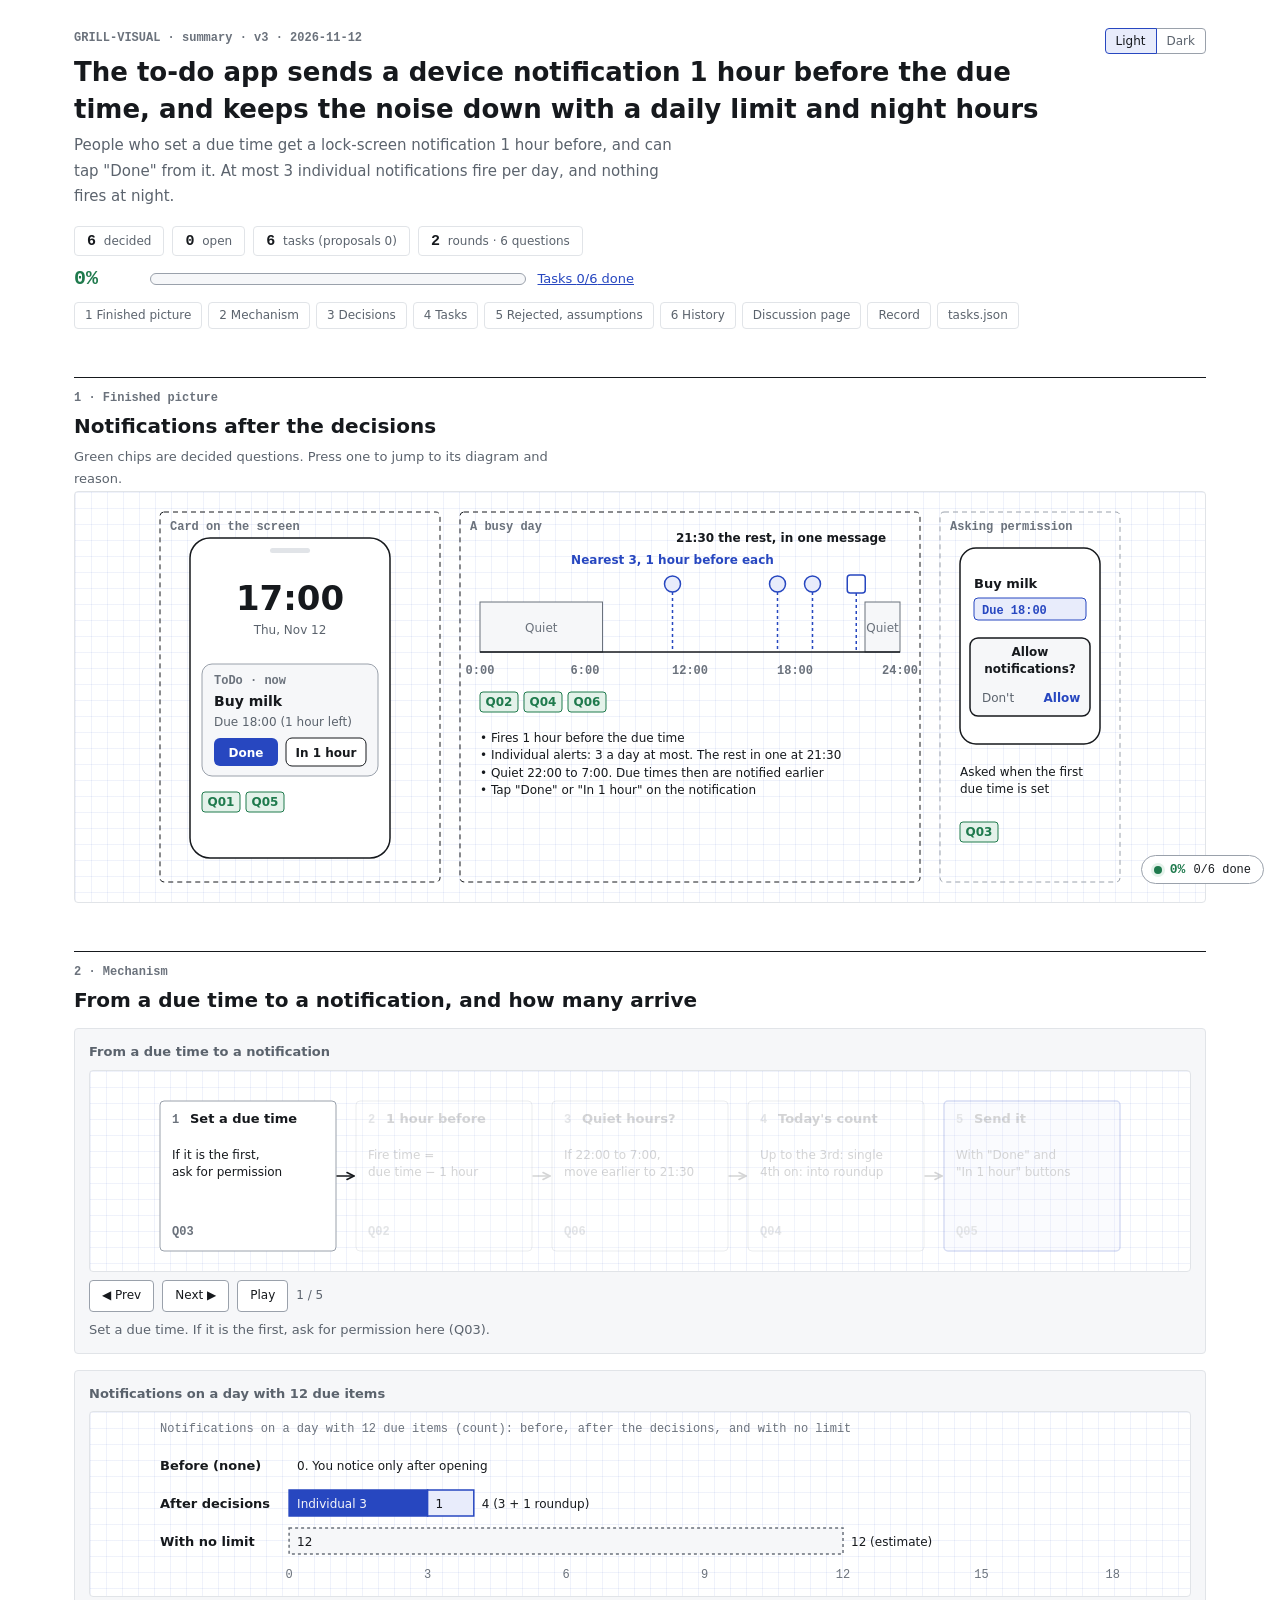
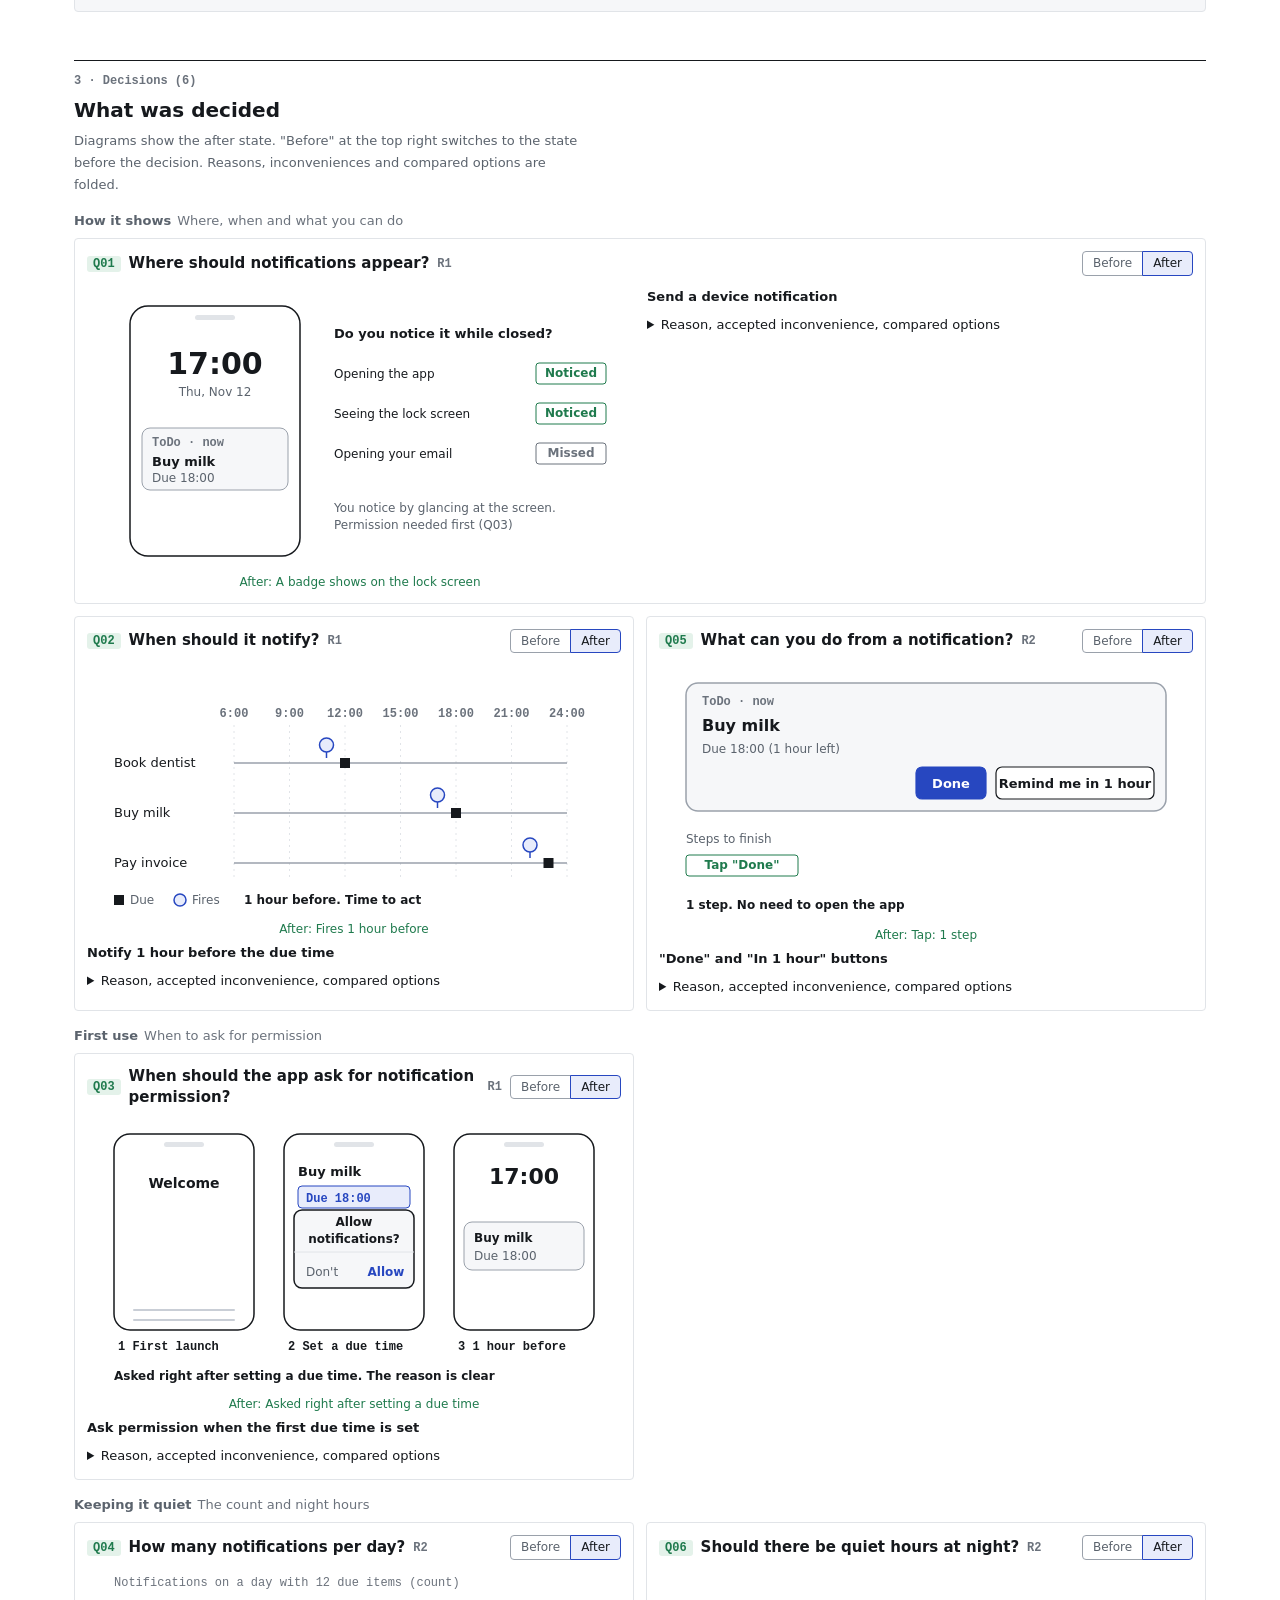
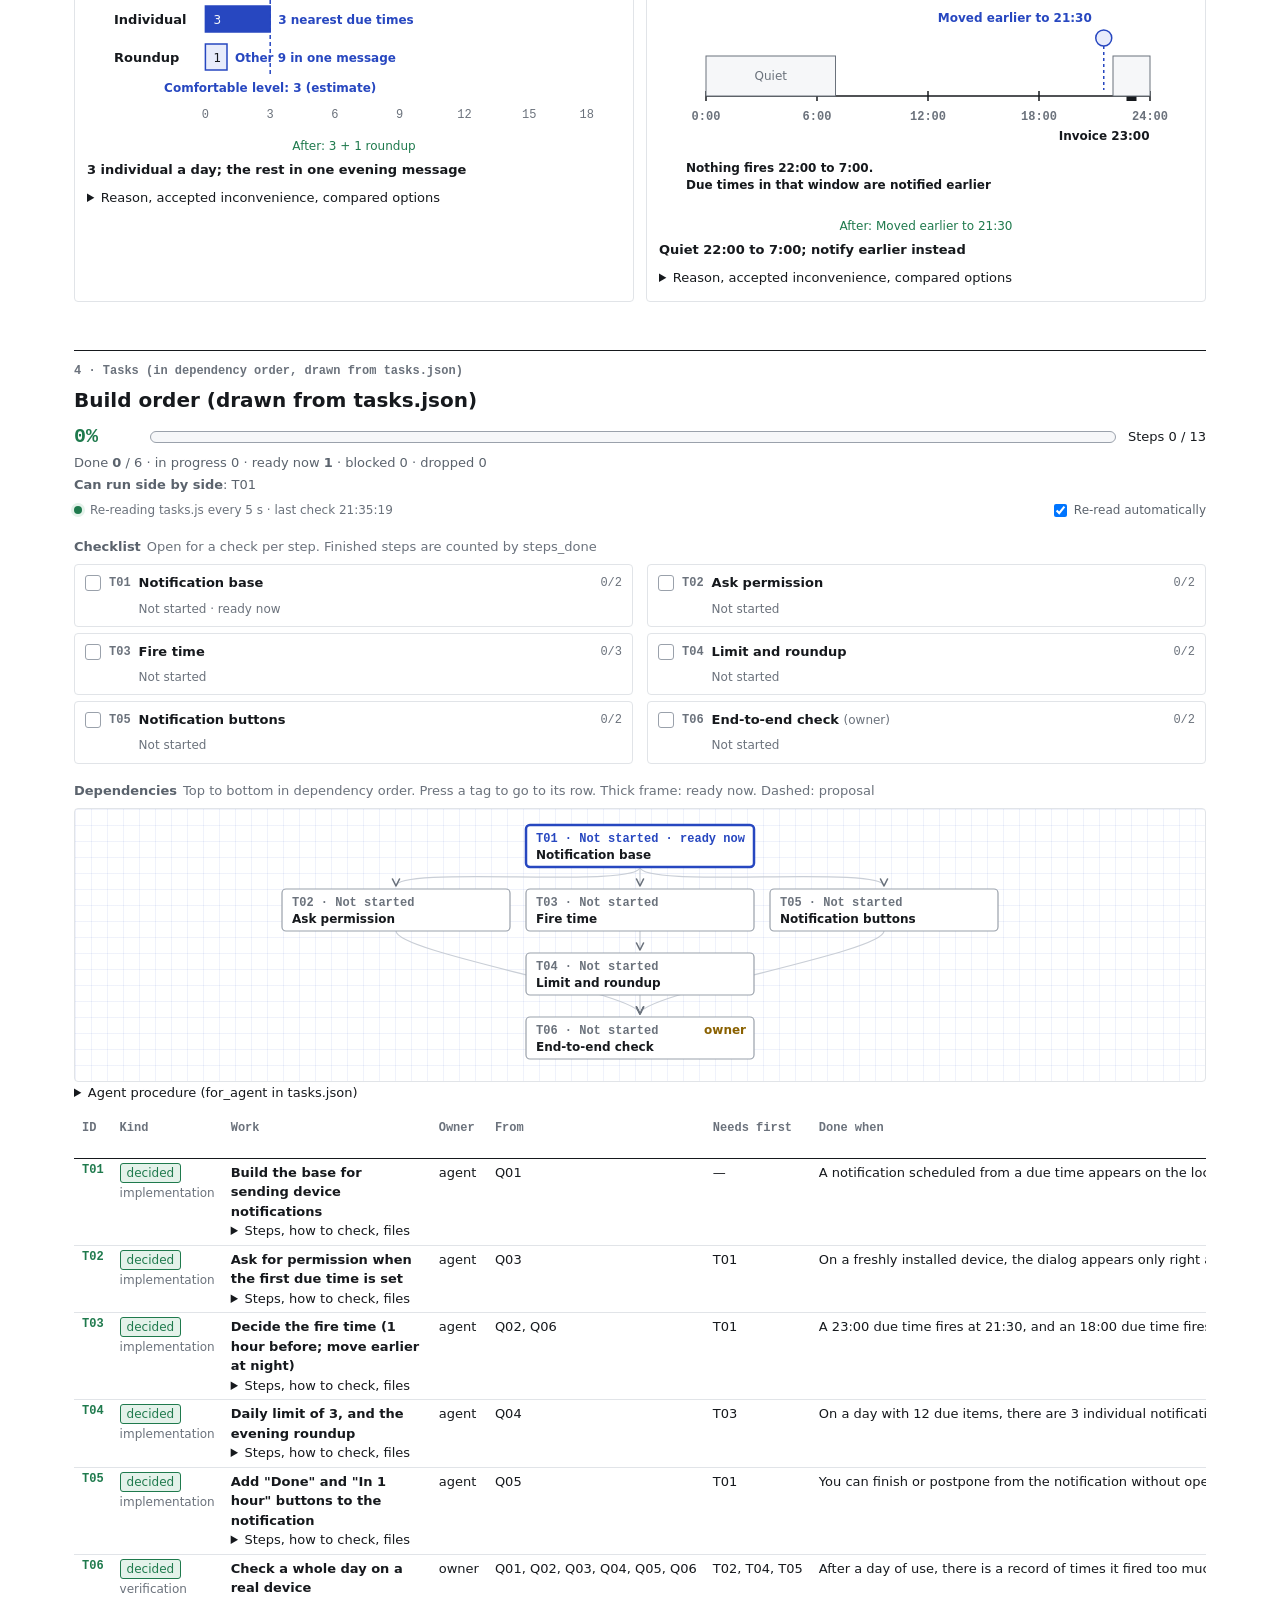
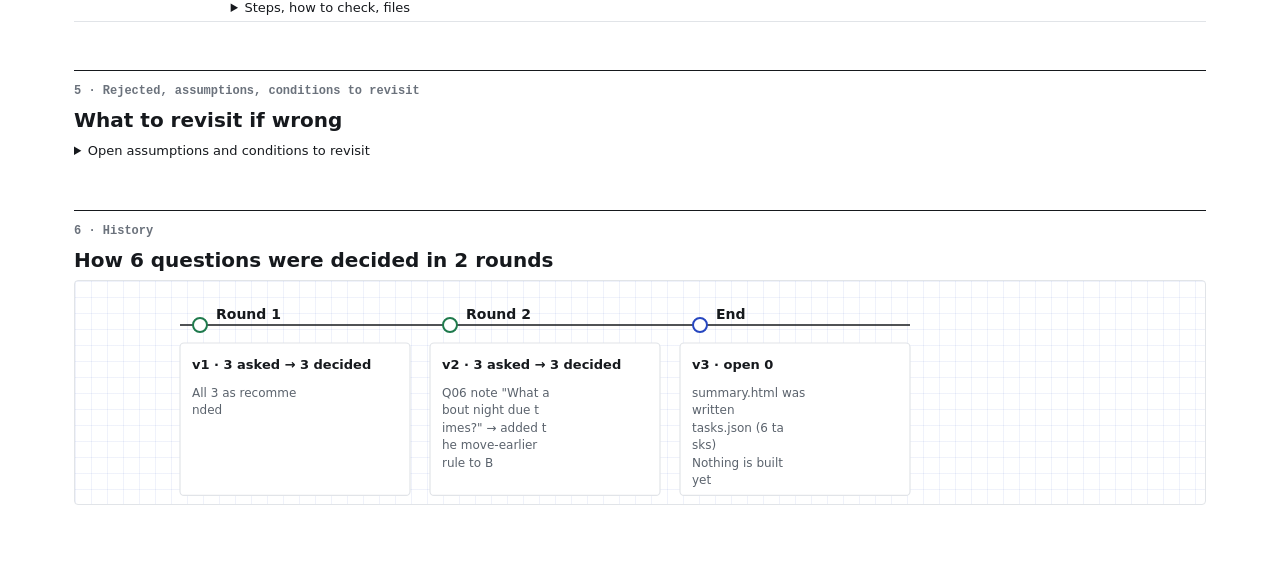
<file: examples/en/todo-notify/summary.html>
<!doctype html>
<html lang="ja" data-direction="blueprint" data-theme="light">
<head>
<meta charset="utf-8">
<meta name="viewport" content="width=device-width, initial-scale=1">
<title>Add notifications to a to-do app without making them noisy · summary</title>
<!-- grill-visual の build.mjs が page.json と fig/ から組み立てた。手で直さず、page.json か図の断片を直して組み立て直す -->
<style>
/* 土台の tokens.css — 変数だけ(references/02-look.md・04-parts.md)。
   既定(書体・文字の段・余白と線と角)は、どの方向でも同じ値。
   色は <html data-direction="blueprint|instrument|paper"> で方向の組を切り替える。無ければ blueprint。
   ダークは OS の設定に従う。<html data-theme="light|dark"> を付けると、そちらを優先する。
   ページの <style> の頭に中身ごと貼る。題材に合わせて --accent などを上書きしてよい(02-look.md「色の決め方」)。
   自分の部品を持つ作り手(grill-visual など)は、これだけを貼り、部品をこの変数で描く。 */

/* ---------- 既定: 書体・文字の段・余白と線と角 ---------- */
:root{
  --font:"Hiragino Sans","Hiragino Kaku Gothic ProN","Noto Sans JP",system-ui,sans-serif;
  --mono:ui-monospace,"SF Mono",SFMono-Regular,Menlo,Consolas,monospace;
  --fs:15px;--fs-s:13px;--fs-label:12px;--fs-h3:17px;--fs-h2:20px;--fs-h1:26px;
  --lh:1.7;--lh-s:1.5;--lh-h:1.4;
  --s1:4px;--s2:8px;--s3:12px;--s4:16px;--s5:24px;--s6:32px;--s7:48px;
  --r:4px;--r-chip:3px;--rule:1.5px;--hit:44px;
  --measure:40em;--page:1080px;
  --fig-min:940px; /* 絵の最小幅。viewBox の幅 1000・文字 12 なら、表示で 11px 以上を保つ */
}

/* ---------- 方向の組: 設計図とレビュー票(blueprint・既定) ---------- */
:root{
  --bg:#ffffff;--surface:#ffffff;--paper:#f6f7f9;
  --ink:#16191d;--sub:#5b636d;--mute:#6b727c;--line:#e1e4e8;--line2:#eef0f3;--frame:#9aa1ab;--stroke:#c9ced6;
  --accent:#2747c0;--accent-soft:#e8ecfb;--on-accent:#ffffff;
  --q:#8a6100;--q-soft:#faf0d4;--ok:#1f7a4d;--ok-soft:#e4f2ea;--ng:#c4312b;--ng-soft:#fbeceb;
  --grid:rgba(39,71,192,.07);--focus:#ffd43d;
}
/* ---------- 計器盤(instrument): 状態・数・比べ ---------- */
:root[data-direction="instrument"]{
  --bg:#f3f4f6;--surface:#ffffff;--paper:#eceef1;
  --ink:#14171a;--sub:#555d66;--mute:#68707a;--line:#dde1e6;--line2:#eceef1;--frame:#98a0aa;--stroke:#c6ccd4;
  --accent:#0e7490;--accent-soft:#e0f1f5;--on-accent:#ffffff;
  --grid:transparent;
}
/* ---------- 紙の資料(paper): 読み物・手順書。地は白に近い灰(生成りにしない) ---------- */
:root[data-direction="paper"]{
  --bg:#fcfcfc;--surface:#ffffff;--paper:#f4f5f6;
  --ink:#1b1d20;--sub:#575c63;--mute:#6a7078;--line:#e3e5e8;--line2:#f0f1f3;--frame:#9ca1a8;--stroke:#cbcfd4;
  --accent:#1f4e79;--accent-soft:#e6eef6;--on-accent:#ffffff;
  --grid:transparent;--measure:36em;
}

/* ---------- ダーク: 地は暗く(#111417)、面は地より少し明るくして浮かせる。本文と地は 15.9:1。
   色は鮮やかさを抑えた淡い色のまま(鮮やかな色を暗い地に置くとチカチカする)。地は方向で変えず、強調の色だけ変える ---------- */
:root[data-theme="dark"]{
  --bg:#111417;--surface:#1a1e23;--paper:#1d2126;
  --ink:#eceef1;--sub:#b9c0c8;--mute:#8e959e;--line:#2a2f36;--line2:#20242a;--frame:#737a84;--stroke:#3a3f46;
  --accent:#9fb0ec;--accent-soft:#2b303d;--on-accent:#111417;
  --q:#d4b06a;--q-soft:#343026;--ok:#82c095;--ok-soft:#25332e;--ng:#e88a85;--ng-soft:#38292b;
  --grid:rgba(159,176,236,.05);--focus:#c9a43a;
}
:root[data-theme="dark"][data-direction="instrument"]{--accent:#67c3d8;--accent-soft:#20343a;--grid:transparent}
:root[data-theme="dark"][data-direction="paper"]{--accent:#8fb3d9;--accent-soft:#28313a;--grid:transparent}
@media (prefers-color-scheme:dark){
  :root:not([data-theme="light"]){
    --bg:#111417;--surface:#1a1e23;--paper:#1d2126;
    --ink:#eceef1;--sub:#b9c0c8;--mute:#8e959e;--line:#2a2f36;--line2:#20242a;--frame:#737a84;--stroke:#3a3f46;
    --accent:#9fb0ec;--accent-soft:#2b303d;--on-accent:#111417;
    --q:#d4b06a;--q-soft:#343026;--ok:#82c095;--ok-soft:#25332e;--ng:#e88a85;--ng-soft:#38292b;
    --grid:rgba(159,176,236,.05);--focus:#c9a43a;
  }
  :root[data-direction="instrument"]:not([data-theme="light"]){--accent:#67c3d8;--accent-soft:#20343a;--grid:transparent}
  :root[data-direction="paper"]:not([data-theme="light"]){--accent:#8fb3d9;--accent-soft:#28313a;--grid:transparent}
}

/* 入力欄とスクロールバーの明暗も合わせる */
html{color-scheme:light dark}
:root[data-theme="light"]{color-scheme:light}
:root[data-theme="dark"]{color-scheme:dark}

/* grill-visual のまとめの CSS。build.mjs が tokens.css の後に差し込む */
/* 骨格の名前を、土台の変数に読み替える。未決は「だめ」の色（--ng）で示す */
:root{--card:var(--surface);--warn:var(--q);--warn-soft:var(--q-soft);--open:var(--ng);--open-soft:var(--ng-soft)}
*{box-sizing:border-box}
body{margin:0;background:var(--bg);color:var(--ink);font:var(--fs)/var(--lh) var(--font)}
main{max-width:1180px;margin:0 auto;padding:28px 24px 64px}
h1,h2,h3,h4{line-height:var(--lh-h)}
h1{font-size:var(--fs-h1);margin:0 0 6px;text-wrap:balance}h2{font-size:var(--fs-h2);margin:0 0 6px}h3{font-size:var(--fs);margin:0}
h4{font-size:var(--fs-s);margin:0 0 8px;color:var(--sub)}
a{color:var(--accent)}
.lead{color:var(--sub);margin:0}.small{font-size:var(--fs-s)}
.eyebrow{font:600 var(--fs-label)/1.4 var(--mono);color:var(--mute);margin:0 0 6px}
.top{display:flex;justify-content:space-between;align-items:flex-end;gap:16px;flex-wrap:wrap}
.stats{display:flex;gap:8px;flex-wrap:wrap}
.stat{background:var(--card);border:1px solid var(--line);border-radius:var(--r);padding:4px 12px;font-size:var(--fs-label);color:var(--sub)}
.stat b{color:var(--ink);font:700 15px var(--mono);margin-right:4px}
.toc{display:flex;gap:6px;flex-wrap:wrap;margin-top:12px;font-size:var(--fs-label)}
.toc a{background:var(--card);border:1px solid var(--line);border-radius:var(--r);padding:2px 10px;text-decoration:none;color:var(--sub)}
.toc a:hover{border-color:var(--ink);color:var(--ink)}
.card{border-top:var(--rule) solid var(--ink);padding-top:var(--s3);margin-top:var(--s7)}
.changes{background:var(--warn-soft);border:1px solid var(--warn);border-radius:var(--r);padding:10px 16px;margin-top:14px;font-size:var(--fs-s);color:var(--ink)}
.changes ul{margin:4px 0 0;padding-left:18px}
svg{display:block;width:100%;height:auto}svg text{font-family:inherit}
.wide-fig{overflow-x:auto;border:1px solid var(--line);border-radius:var(--r);background-color:var(--surface);background-image:linear-gradient(var(--grid) 1px,transparent 1px),linear-gradient(90deg,var(--grid) 1px,transparent 1px);background-size:16px 16px}
.wide-fig svg{min-width:min(940px,var(--vbw,940px))}
svg[style*="--vbw"]{max-width:var(--vbw);margin-inline:auto}
/* 1 の図に載せる決定の札。<a class="chip" href="#d-q01"><rect …/><text …>Q01</text></a> */
.chip rect{fill:var(--ok-soft);stroke:var(--ok)}.chip text{fill:var(--ok);font-weight:600}
.chip.open rect{fill:var(--open-soft);stroke:var(--open)}.chip.open text{fill:var(--open)}
.chip:hover rect,.chip:focus rect{fill:var(--ok)}.chip:hover text,.chip:focus text{fill:var(--on-accent)}
.tnode:hover rect{stroke-width:2.5}
.mech{display:grid;grid-template-columns:repeat(2,minmax(0,1fr));gap:16px;margin-top:14px}
.panel{background:var(--paper);border:1px solid var(--line);border-radius:var(--r);padding:14px;min-width:0}
.panel.full{grid-column:1/-1}
.player{display:flex;gap:6px;align-items:center;margin-top:8px;font-size:var(--fs-label);color:var(--sub);flex-wrap:wrap}
.player button{font:inherit;font-size:var(--fs-label);border:1px solid var(--frame);background:var(--card);color:var(--ink);border-radius:var(--r);padding:4px 12px;cursor:pointer}
.player button:focus-visible,.seg button:focus-visible{outline:2px solid var(--ink);outline-offset:2px;box-shadow:0 0 0 5px var(--focus)}
.caption{font-size:var(--fs-s);background:var(--card);border:1px solid var(--line);border-radius:var(--r);padding:8px 12px;margin-top:8px;min-height:42px}
.st{opacity:.18;transition:opacity .2s}.st.on{opacity:1}
@media (prefers-reduced-motion:reduce){.st{transition:none}}
.dgroup{margin-top:16px}.gh{font-size:var(--fs-s);color:var(--sub);margin:0 0 8px}.gh span{font-weight:400;color:var(--mute);margin-left:6px}
.dgrid{display:grid;grid-template-columns:repeat(3,minmax(0,1fr));gap:12px;grid-auto-flow:dense}
.dcard{border:1px solid var(--line);border-radius:var(--r);padding:12px;background:var(--card);display:flex;flex-direction:column;gap:6px;scroll-margin-top:16px}
.dcard.wide{grid-column:span 2}
.dcard.wide .body{display:grid;grid-template-columns:minmax(0,1fr) minmax(0,1fr);gap:14px;align-items:start}
.dcard:target{outline:2px solid var(--accent);outline-offset:2px}
.dcard header{display:flex;align-items:center;gap:8px}
.qid{font:600 var(--fs-label) var(--mono);color:var(--ok);background:var(--ok-soft);border-radius:var(--r-chip);padding:1px 6px}
.rnd{font:600 var(--fs-label) var(--mono);color:var(--mute)}
.seg{margin-left:auto;display:inline-flex}
.seg button{font:inherit;font-size:var(--fs-label);border:1px solid var(--frame);background:var(--card);padding:1px 10px;color:var(--sub);cursor:pointer}
.seg button:first-child{border-radius:var(--r) 0 0 var(--r)}.seg button:last-child{border-radius:0 var(--r) var(--r) 0;margin-left:-1px}
.seg button[aria-pressed=true]{background:var(--accent-soft);border-color:var(--accent);color:var(--ink);position:relative}
.fig .v{display:none}.fig .v.on{display:block}
.cap{margin:2px 0 0;font-size:var(--fs-label);line-height:1.4;color:var(--sub);text-align:center}.cap.ok{color:var(--ok)}
.txt{display:flex;flex-direction:column;gap:6px;margin-top:4px}
.line{margin:0;font-size:var(--fs-s);font-weight:600}
details{font-size:var(--fs-s);color:var(--sub)}summary{cursor:pointer;font-size:var(--fs-s);color:var(--ink)}
details dl{display:grid;grid-template-columns:7em minmax(0,1fr);gap:2px 10px;margin:8px 0}
details dt{color:var(--mute)}details dd{margin:0}
table{border-collapse:collapse;width:100%;font-size:var(--fs-s);line-height:var(--lh-s)}
th,td{border-bottom:1px solid var(--line);padding:4px 8px;text-align:left;vertical-align:top}
th{font:600 var(--fs-label)/1.4 var(--mono);color:var(--mute);border-bottom:var(--rule) solid var(--ink)}
tr.pick td{background:var(--ok-soft);color:var(--ok);font-weight:600}
.tbl{overflow-x:auto;margin-top:12px}
.tasks td.tid{font:600 var(--fs-label) var(--mono);color:var(--ok);white-space:nowrap}
.tasks tr.prop td.tid{color:var(--warn)}
.tasks tr:target td{background:var(--accent-soft)}
.tasks td:nth-child(4),.tasks td:nth-child(5),.tasks td:nth-child(7){white-space:nowrap}
.tag{display:inline-block;font-size:var(--fs-label);border-radius:var(--r-chip);padding:0 6px;border:1px solid var(--line);white-space:nowrap}
.tag.done{background:var(--ok-soft);border-color:var(--ok);color:var(--ok)}
.tag.prop{background:var(--warn-soft);border-color:var(--warn);color:var(--warn)}
.tag.open{background:var(--open-soft);border-color:var(--open);color:var(--open)}
.cols{display:grid;grid-template-columns:repeat(2,minmax(0,1fr));gap:16px;margin-top:10px}
.cols ul{margin:0;padding-left:18px;font-size:var(--fs-s)}
.openbox{border:1px dashed var(--open);background:var(--open-soft);border-radius:var(--r);padding:12px 16px;font-size:var(--fs-s)}
.openbox dl{display:grid;grid-template-columns:9em minmax(0,1fr);gap:2px 12px;margin:6px 0 0}.openbox dt{color:var(--sub)}.openbox dd{margin:0}
@media (max-width:960px){.dgrid{grid-template-columns:repeat(2,minmax(0,1fr))}}
@media (max-width:720px){.dgrid,.mech,.cols,.dcard.wide .body{grid-template-columns:1fr}.dcard.wide{grid-column:auto}}
/* 明暗の切り替え。既定はライト（html の data-theme="light"）。OS の設定には従わせない */
.topline{display:flex;justify-content:space-between;align-items:center;gap:12px}
.theme-sw{display:inline-flex}
.theme-sw button{font:inherit;font-size:var(--fs-label);border:1px solid var(--frame);background:var(--card);color:var(--sub);padding:2px 10px;cursor:pointer}
.theme-sw button:first-child{border-radius:var(--r) 0 0 var(--r)}.theme-sw button:last-child{border-radius:0 var(--r) var(--r) 0;margin-left:-1px}
.theme-sw button[aria-pressed=true]{background:var(--accent-soft);border-color:var(--accent);color:var(--ink);position:relative}
.theme-sw button:focus-visible{outline:2px solid var(--ink);outline-offset:2px;box-shadow:0 0 0 5px var(--focus)}
/* build.mjs のまとめの部品。決定の図は 520 幅なので2列にする（3列では図の文字が小さすぎる） */
.dgrid{grid-template-columns:repeat(2,minmax(0,1fr))}
.lead,.line,details p,.cols li{max-width:var(--measure)}
.panel .fig-box svg{min-width:0}
.step{display:flex;gap:8px;align-items:center;margin-top:8px;font-size:var(--fs-label);color:var(--sub);flex-wrap:wrap}
.step button{font:inherit;font-size:var(--fs-label);border:1px solid var(--frame);background:var(--card);color:var(--ink);border-radius:var(--r);padding:4px 12px;min-height:32px;cursor:pointer}
.step button:focus-visible{outline:2px solid var(--ink);outline-offset:2px;box-shadow:0 0 0 5px var(--focus)}
.vnote{font-size:var(--fs-s);line-height:var(--lh-s);color:var(--sub);margin:8px 0 0}
/* 4 タスク: 表・進み具合・自動の読み直し・チェックリスト */
.tasks ol{margin:4px 0;padding-left:18px}.tasks p{margin:2px 0}.tasks td small{color:var(--mute);font-size:var(--fs-label)}
.tasks td:nth-child(3){min-width:16em}.tasks td:nth-child(7){min-width:14em}.tasks td:nth-child(8){white-space:nowrap}.tasks td:nth-child(9){min-width:8em}
.tasks td:nth-child(4),.tasks td:nth-child(5),.tasks td:nth-child(6){white-space:nowrap}
#for-agent{font-size:var(--fs-s);color:var(--ink);padding-left:20px}#for-agent li{max-width:var(--measure)}
#task-err{color:var(--ink)}
.prog{display:flex;align-items:center;gap:12px;margin:12px 0 4px}
.prog>b{font:700 var(--fs-h2)/1 var(--mono);color:var(--ok);min-width:3.2em}
.prog .bar{flex:1;height:12px;border:1px solid var(--frame);border-radius:6px;background:var(--paper);overflow:hidden}
.prog .bar i{display:block;height:100%;width:0;background:var(--ok);transition:width .5s}
.prog-top{max-width:560px}
.live{display:flex;flex-wrap:wrap;align-items:center;gap:8px;margin:4px 0 8px;font-size:var(--fs-label);color:var(--mute)}
.live label{display:inline-flex;align-items:center;gap:4px;margin-left:auto;color:var(--sub);cursor:pointer}
.dot{width:8px;height:8px;border-radius:50%;background:var(--frame);flex:none}
.dot.ok{background:var(--ok);box-shadow:0 0 0 3px var(--ok-soft)}
.checklist{display:grid;grid-template-columns:repeat(2,minmax(0,1fr));gap:6px 14px;margin:8px 0 14px;padding:0;list-style:none;align-items:start}
.checklist>li>details{border:1px solid var(--line);border-radius:var(--r);background:var(--surface)}
.checklist>li.doing>details{border-color:var(--accent)}
.checklist>li.blocked>details{border-color:var(--ng)}
.checklist>li.prop>details{border-style:dashed}
.checklist summary{display:grid;grid-template-columns:auto auto minmax(0,1fr) auto;gap:4px 8px;align-items:center;padding:7px 10px;cursor:pointer;list-style:none}
.checklist summary::-webkit-details-marker{display:none}
.checklist .cl-st{grid-column:3/5;font-size:var(--fs-label);color:var(--mute)}
.checklist li.doing .cl-st{color:var(--accent)}
.checklist li.blocked .cl-st{color:var(--ng)}
.checklist li.done .cl-t{color:var(--mute)}
.cl-id{font:600 var(--fs-label) var(--mono);color:var(--mute)}
.cl-t{font-size:var(--fs-s);font-weight:700;min-width:0}
.cl-t small,.cl-steps small{font-weight:400;color:var(--mute);font-size:var(--fs-label)}
.cl-n{font:var(--fs-label) var(--mono);color:var(--mute)}
.ck{display:inline-grid;place-items:center;width:16px;height:16px;border:1.5px solid var(--frame);border-radius:3px;font:700 12px/1 var(--mono);color:var(--surface);flex:none;background:var(--surface)}
.ck.on{background:var(--ok);border-color:var(--ok)}
.ck.now{border:2px solid var(--accent);background:var(--accent-soft)}
.ck.ng{border-color:var(--ng);color:var(--ng)}
.ck.off{border-style:dashed;color:var(--mute)}.checklist li.dropped .cl-t{color:var(--mute);text-decoration:line-through}.checklist>li.dropped>details{border-style:dashed}
.cl-steps{margin:0;padding:2px 12px 10px;list-style:none;border-top:1px solid var(--line)}
.cl-steps li{display:flex;gap:8px;align-items:flex-start;font-size:var(--fs-s);padding:4px 0;max-width:38em}
.cl-steps .ck{margin-top:3px}
.cl-proof{margin:0;padding:0 12px 10px;font-size:var(--fs-label);color:var(--sub)}
.livepill{position:fixed;right:16px;bottom:16px;z-index:5;display:flex;align-items:center;gap:8px;padding:6px 12px;border:1px solid var(--frame);border-radius:999px;background:var(--surface);color:var(--ink);font:var(--fs-label) var(--mono);text-decoration:none}
.livepill b{font-size:var(--fs-s);color:var(--ok)}
#s4 .gh{margin-top:18px}
@media (max-width:720px){.dgrid,.checklist{grid-template-columns:1fr}.live label{margin-left:0}}

/* 層とコマ（build.mjs が断片から書く） */
svg[data-view] [data-layer]{display:none}
svg[data-view~="N"] [data-layer~="N"]{display:inline}
svg[data-view~="A"] [data-layer~="A"]{display:inline}
svg[data-view~="B"] [data-layer~="B"]{display:inline}
svg[data-view~="C"] [data-layer~="C"]{display:inline}
svg[data-at] [data-frame]{display:none}
svg[data-at] [data-step]{opacity:.18;transition:opacity .2s}
@media (prefers-reduced-motion:reduce){svg[data-at] [data-step]{transition:none}}
svg[data-at="1"] [data-frame="1"]{display:inline}
svg[data-at="1"] [data-step="1"]{opacity:1}
svg[data-at="2"] [data-frame="2"]{display:inline}
svg[data-at="2"] [data-step="1"],svg[data-at="2"] [data-step="2"]{opacity:1}
svg[data-at="3"] [data-frame="3"]{display:inline}
svg[data-at="3"] [data-step="1"],svg[data-at="3"] [data-step="2"],svg[data-at="3"] [data-step="3"]{opacity:1}
svg[data-at="4"] [data-frame="4"]{display:inline}
svg[data-at="4"] [data-step="1"],svg[data-at="4"] [data-step="2"],svg[data-at="4"] [data-step="3"],svg[data-at="4"] [data-step="4"]{opacity:1}
svg[data-at="5"] [data-frame="5"]{display:inline}
svg[data-at="5"] [data-step="1"],svg[data-at="5"] [data-step="2"],svg[data-at="5"] [data-step="3"],svg[data-at="5"] [data-step="4"],svg[data-at="5"] [data-step="5"]{opacity:1}
</style>
</head>
<body>
<main>
  <div class="top">
    <div>
      <div class="topline"><p class="eyebrow">GRILL-VISUAL · summary · v3 · 2026-11-12</p><span class="theme-sw" role="group" aria-label="Light or dark"><button type="button" data-theme-set="light" aria-pressed="true">Light</button><button type="button" data-theme-set="dark" aria-pressed="false">Dark</button></span></div>
      <h1>The to-do app sends a device notification 1 hour before the due time, and keeps the noise down with a daily limit and night hours</h1>
      <p class="lead">People who set a due time get a lock-screen notification 1 hour before, and can tap &quot;Done&quot; from it. At most 3 individual notifications fire per day, and nothing fires at night.</p>
    </div>
    <div class="stats"><span class="stat"><b>6</b> decided</span><span class="stat"><b>0</b> open</span><span class="stat"><b id="n-task">6</b> tasks (proposals <span id="n-prop">0</span>)</span><span class="stat"><b>2</b> rounds · 6 questions</span></div>
  </div>
    <div class="prog prog-top"><b><span id="n-pct">—</span>%</b><div class="bar" role="progressbar" aria-label="Progress of task steps"><i id="t-bar"></i></div><a class="small" href="#s4">Tasks <span id="t-done">—</span> done</a></div>
  <nav class="toc" aria-label="Chapters"><a href="#s1">1 Finished picture</a><a href="#s2">2 Mechanism</a><a href="#s3">3 Decisions</a><a href="#s4">4 Tasks</a><a href="#s5">5 Rejected, assumptions</a><a href="#s6">6 History</a><a href="index.html">Discussion page</a><a href="discussion.md">Record</a><a href="tasks.json">tasks.json</a></nav>
  
  <section class="card" id="s1" aria-labelledby="s1t">
    <p class="eyebrow">1 · Finished picture</p>
    <h2 id="s1t">Notifications after the decisions</h2>
    <p class="lead small">Green chips are decided questions. Press one to jump to its diagram and reason.</p>
    <div class="wide-fig"><svg viewBox="0 0 1000 410" role="img" aria-label="Notifications after the decisions. Left: the card on a phone lock screen, Buy milk, due 18:00, 1 hour left, with Done and In 1 hour buttons. Middle: how it fires on a busy day. The 3 nearest due times fire individually 1 hour before, the rest go out as one message at 21:30, and nothing fires from 22:00 to 7:00. Right: when permission is asked. The app asks whether to allow notifications when the first due time is set." style="--vbw:1000px"><g><rect x="20" y="20" width="280" height="370" rx="4" style="stroke:var(--ink);fill:none;stroke-width:1;stroke-dasharray:5 4"/><text x="30" y="38" font-size="12" font-weight="600" text-anchor="start" style="fill:var(--mute);font-family:var(--mono)">Card on the screen</text></g><rect x="50" y="46" width="200" height="320" rx="20" style="fill:var(--surface);stroke:var(--ink);stroke-width:1.5"/><rect x="130" y="56" width="40" height="5" rx="2.5" style="fill:var(--line)"/><text x="150" y="118" font-size="34" font-weight="700" text-anchor="middle" style="fill:var(--ink)">17:00</text><text x="150" y="142" font-size="12" font-weight="400" text-anchor="middle" style="fill:var(--sub)">Thu, Nov 12</text><rect x="62" y="172" width="176" height="112" rx="10" style="fill:var(--paper);stroke:var(--frame)"/><text x="74" y="192" font-size="12" font-weight="600" text-anchor="start" style="fill:var(--mute);font-family:var(--mono)">ToDo · now</text><text x="74" y="214" font-size="14" font-weight="700" text-anchor="start" style="fill:var(--ink)">Buy milk</text><text x="74" y="234" font-size="12" font-weight="400" text-anchor="start" style="fill:var(--sub)">Due 18:00 (1 hour left)</text><rect x="74" y="246" width="64" height="28" rx="6" style="fill:var(--accent)"/><text x="106" y="265" font-size="12" font-weight="700" text-anchor="middle" style="fill:var(--on-accent)">Done</text><rect x="146" y="246" width="80" height="28" rx="6" style="fill:var(--surface);stroke:var(--ink)"/><text x="186" y="265" font-size="12" font-weight="700" text-anchor="middle" style="fill:var(--ink)">In 1 hour</text><a class="chip" href="#d-q01"><rect x="62" y="300" width="38" height="20" rx="3"/><text x="81" y="314" font-size="12" text-anchor="middle">Q01</text></a><a class="chip" href="#d-q05"><rect x="106" y="300" width="38" height="20" rx="3"/><text x="125" y="314" font-size="12" text-anchor="middle">Q05</text></a><g><rect x="320" y="20" width="460" height="370" rx="4" style="stroke:var(--ink);fill:none;stroke-width:1;stroke-dasharray:5 4"/><text x="330" y="38" font-size="12" font-weight="600" text-anchor="start" style="fill:var(--mute);font-family:var(--mono)">A busy day</text></g><rect x="340" y="110" width="122.5" height="50" style="fill:var(--paper);stroke:var(--mute);stroke-width:1"/><rect x="725" y="110" width="35" height="50" style="fill:var(--paper);stroke:var(--mute);stroke-width:1"/><text x="401.25" y="140" font-size="12" font-weight="400" text-anchor="middle" style="fill:var(--mute)">Quiet</text><text x="742.5" y="140" font-size="12" font-weight="400" text-anchor="middle" style="fill:var(--mute)">Quiet</text><path d="M340 160 H760" style="stroke:var(--ink);stroke-width:1.5"/><text x="340" y="182" font-size="12" font-weight="600" text-anchor="middle" style="fill:var(--mute);font-family:var(--mono)">0:00</text><text x="445" y="182" font-size="12" font-weight="600" text-anchor="middle" style="fill:var(--mute);font-family:var(--mono)">6:00</text><text x="550" y="182" font-size="12" font-weight="600" text-anchor="middle" style="fill:var(--mute);font-family:var(--mono)">12:00</text><text x="655" y="182" font-size="12" font-weight="600" text-anchor="middle" style="fill:var(--mute);font-family:var(--mono)">18:00</text><text x="760" y="182" font-size="12" font-weight="600" text-anchor="middle" style="fill:var(--mute);font-family:var(--mono)">24:00</text><circle cx="532.5" cy="92" r="8" style="fill:var(--accent-soft);stroke:var(--accent);stroke-width:1.5"/><path d="M532.5 100 V158" style="stroke:var(--accent);stroke-width:1.5;stroke-dasharray:3 3"/><circle cx="637.5" cy="92" r="8" style="fill:var(--accent-soft);stroke:var(--accent);stroke-width:1.5"/><path d="M637.5 100 V158" style="stroke:var(--accent);stroke-width:1.5;stroke-dasharray:3 3"/><circle cx="672.5" cy="92" r="8" style="fill:var(--accent-soft);stroke:var(--accent);stroke-width:1.5"/><path d="M672.5 100 V158" style="stroke:var(--accent);stroke-width:1.5;stroke-dasharray:3 3"/><text x="532.5" y="72" font-size="12" font-weight="700" text-anchor="middle" style="fill:var(--accent)">Nearest 3, 1 hour before each</text><rect x="707.25" y="83" width="18" height="18" rx="3" style="fill:var(--surface);stroke:var(--accent);stroke-width:1.5"/><path d="M716.25 101 V158" style="stroke:var(--accent);stroke-width:1.5;stroke-dasharray:3 3"/><text x="746.25" y="50" font-size="12" font-weight="700" text-anchor="end" style="fill:var(--ink)">21:30 the rest, in one message</text><a class="chip" href="#d-q02"><rect x="340" y="200" width="38" height="20" rx="3"/><text x="359" y="214" font-size="12" text-anchor="middle">Q02</text></a><a class="chip" href="#d-q04"><rect x="384" y="200" width="38" height="20" rx="3"/><text x="403" y="214" font-size="12" text-anchor="middle">Q04</text></a><a class="chip" href="#d-q06"><rect x="428" y="200" width="38" height="20" rx="3"/><text x="447" y="214" font-size="12" text-anchor="middle">Q06</text></a><text x="340" y="250" font-size="12" font-weight="400" text-anchor="start" style="fill:var(--ink)">• Fires 1 hour before the due time</text><text x="340" y="267.4" font-size="12" font-weight="400" text-anchor="start" style="fill:var(--ink)">• Individual alerts: 3 a day at most. The rest in one at 21:30</text><text x="340" y="284.8" font-size="12" font-weight="400" text-anchor="start" style="fill:var(--ink)">• Quiet 22:00 to 7:00. Due times then are notified earlier</text><text x="340" y="302.2" font-size="12" font-weight="400" text-anchor="start" style="fill:var(--ink)">• Tap &quot;Done&quot; or &quot;In 1 hour&quot; on the notification</text><g><rect x="800" y="20" width="180" height="370" rx="4" style="stroke:var(--frame);fill:none;stroke-width:1;stroke-dasharray:5 4"/><text x="810" y="38" font-size="12" font-weight="600" text-anchor="start" style="fill:var(--mute);font-family:var(--mono)">Asking permission</text></g><rect x="820" y="56" width="140" height="196" rx="16" style="fill:var(--surface);stroke:var(--ink);stroke-width:1.5"/><text x="834" y="96" font-size="13" font-weight="700" text-anchor="start" style="fill:var(--ink)">Buy milk</text><rect x="834" y="106" width="112" height="22" rx="4" style="fill:var(--accent-soft);stroke:var(--accent)"/><text x="842" y="122" font-size="12" font-weight="600" text-anchor="start" style="fill:var(--accent);font-family:var(--mono)">Due 18:00</text><rect x="830" y="146" width="120" height="78" rx="8" style="fill:var(--paper);stroke:var(--ink);stroke-width:1.5"/><text x="890" y="164" font-size="12" font-weight="700" text-anchor="middle" style="fill:var(--ink)">Allow</text><text x="890" y="181.4" font-size="12" font-weight="700" text-anchor="middle" style="fill:var(--ink)">notifications?</text><text x="858" y="210" font-size="12" font-weight="400" text-anchor="middle" style="fill:var(--sub)">Don&#39;t</text><text x="922" y="210" font-size="12" font-weight="700" text-anchor="middle" style="fill:var(--accent)">Allow</text><text x="820" y="284" font-size="12" font-weight="400" text-anchor="start" style="fill:var(--ink)">Asked when the first</text><text x="820" y="301.4" font-size="12" font-weight="400" text-anchor="start" style="fill:var(--ink)">due time is set</text><a class="chip" href="#d-q03"><rect x="820" y="330" width="38" height="20" rx="3"/><text x="839" y="344" font-size="12" text-anchor="middle">Q03</text></a></svg></div>
  </section>
  <section class="card" id="s2" aria-labelledby="s2t">
    <p class="eyebrow">2 · Mechanism</p>
    <h2 id="s2t">From a due time to a notification, and how many arrive</h2>
    <div class="mech">      <div class="panel full"><h4>From a due time to a notification</h4><div class="wide-fig"><svg id="svg-m1" data-at="1" data-frames="5" viewBox="0 0 1000 200" role="img" aria-label="Five stages from a due time to a notification. 1: set a due time; if it is the first, ask for permission. 2: set the fire time to 1 hour before the due time. 3: if it falls between 22:00 and 7:00, move it earlier to 21:30. 4: up to the 3rd today is sent individually; from the 4th on, it goes into the roundup. 5: send the notification with Done and In 1 hour buttons." style="--vbw:1000px"><defs><marker id="sf-ink" viewBox="0 0 10 10" refX="8.5" refY="5" markerWidth="10" markerHeight="10" markerUnits="userSpaceOnUse" orient="auto"><path d="M1.5 1.5L8.5 5L1.5 8.5" style="fill:none;stroke:var(--ink);stroke-width:1.6;stroke-linecap:round;stroke-linejoin:round"/></marker><marker id="sf-mute" viewBox="0 0 10 10" refX="8.5" refY="5" markerWidth="10" markerHeight="10" markerUnits="userSpaceOnUse" orient="auto"><path d="M1.5 1.5L8.5 5L1.5 8.5" style="fill:none;stroke:var(--mute);stroke-width:1.6;stroke-linecap:round;stroke-linejoin:round"/></marker><marker id="sf-accent" viewBox="0 0 10 10" refX="8.5" refY="5" markerWidth="10" markerHeight="10" markerUnits="userSpaceOnUse" orient="auto"><path d="M1.5 1.5L8.5 5L1.5 8.5" style="fill:none;stroke:var(--accent);stroke-width:1.6;stroke-linecap:round;stroke-linejoin:round"/></marker><marker id="sf-ok" viewBox="0 0 10 10" refX="8.5" refY="5" markerWidth="10" markerHeight="10" markerUnits="userSpaceOnUse" orient="auto"><path d="M1.5 1.5L8.5 5L1.5 8.5" style="fill:none;stroke:var(--ok);stroke-width:1.6;stroke-linecap:round;stroke-linejoin:round"/></marker><marker id="sf-ng" viewBox="0 0 10 10" refX="8.5" refY="5" markerWidth="10" markerHeight="10" markerUnits="userSpaceOnUse" orient="auto"><path d="M1.5 1.5L8.5 5L1.5 8.5" style="fill:none;stroke:var(--ng);stroke-width:1.6;stroke-linecap:round;stroke-linejoin:round"/></marker></defs><g data-step="1"><rect x="20" y="30" width="176" height="150" rx="4" style="fill:var(--surface);stroke:var(--frame);stroke-width:1"/><text x="32" y="52" font-size="12" font-weight="600" text-anchor="start" style="fill:var(--mute);font-family:var(--mono)">1</text><text x="50" y="52" font-size="13" font-weight="700" text-anchor="start" style="fill:var(--ink)">Set a due time</text><text x="32" y="88" font-size="12" font-weight="400" text-anchor="start" style="fill:var(--ink)">If it is the first,</text><text x="32" y="105.4" font-size="12" font-weight="400" text-anchor="start" style="fill:var(--ink)">ask for permission</text><text x="32" y="164" font-size="12" font-weight="600" text-anchor="start" style="fill:var(--mute);font-family:var(--mono)">Q03</text><path d="M197 105 H214" style="stroke:var(--ink);fill:none;stroke-width:1.5;stroke-linecap:round;stroke-linejoin:round" marker-end="url(#sf-ink)"/></g><g data-step="2"><rect x="216" y="30" width="176" height="150" rx="4" style="fill:var(--surface);stroke:var(--frame);stroke-width:1"/><text x="228" y="52" font-size="12" font-weight="600" text-anchor="start" style="fill:var(--mute);font-family:var(--mono)">2</text><text x="246" y="52" font-size="13" font-weight="700" text-anchor="start" style="fill:var(--ink)">1 hour before</text><text x="228" y="88" font-size="12" font-weight="400" text-anchor="start" style="fill:var(--ink)">Fire time =</text><text x="228" y="105.4" font-size="12" font-weight="400" text-anchor="start" style="fill:var(--ink)">due time − 1 hour</text><text x="228" y="164" font-size="12" font-weight="600" text-anchor="start" style="fill:var(--mute);font-family:var(--mono)">Q02</text><path d="M393 105 H410" style="stroke:var(--ink);fill:none;stroke-width:1.5;stroke-linecap:round;stroke-linejoin:round" marker-end="url(#sf-ink)"/></g><g data-step="3"><rect x="412" y="30" width="176" height="150" rx="4" style="fill:var(--surface);stroke:var(--frame);stroke-width:1"/><text x="424" y="52" font-size="12" font-weight="600" text-anchor="start" style="fill:var(--mute);font-family:var(--mono)">3</text><text x="442" y="52" font-size="13" font-weight="700" text-anchor="start" style="fill:var(--ink)">Quiet hours?</text><text x="424" y="88" font-size="12" font-weight="400" text-anchor="start" style="fill:var(--ink)">If 22:00 to 7:00,</text><text x="424" y="105.4" font-size="12" font-weight="400" text-anchor="start" style="fill:var(--ink)">move earlier to 21:30</text><text x="424" y="164" font-size="12" font-weight="600" text-anchor="start" style="fill:var(--mute);font-family:var(--mono)">Q06</text><path d="M589 105 H606" style="stroke:var(--ink);fill:none;stroke-width:1.5;stroke-linecap:round;stroke-linejoin:round" marker-end="url(#sf-ink)"/></g><g data-step="4"><rect x="608" y="30" width="176" height="150" rx="4" style="fill:var(--surface);stroke:var(--frame);stroke-width:1"/><text x="620" y="52" font-size="12" font-weight="600" text-anchor="start" style="fill:var(--mute);font-family:var(--mono)">4</text><text x="638" y="52" font-size="13" font-weight="700" text-anchor="start" style="fill:var(--ink)">Today&#39;s count</text><text x="620" y="88" font-size="12" font-weight="400" text-anchor="start" style="fill:var(--ink)">Up to the 3rd: single</text><text x="620" y="105.4" font-size="12" font-weight="400" text-anchor="start" style="fill:var(--ink)">4th on: into roundup</text><text x="620" y="164" font-size="12" font-weight="600" text-anchor="start" style="fill:var(--mute);font-family:var(--mono)">Q04</text><path d="M785 105 H802" style="stroke:var(--ink);fill:none;stroke-width:1.5;stroke-linecap:round;stroke-linejoin:round" marker-end="url(#sf-ink)"/></g><g data-step="5"><rect x="804" y="30" width="176" height="150" rx="4" style="fill:var(--accent-soft);stroke:var(--accent);stroke-width:1.5"/><text x="816" y="52" font-size="12" font-weight="600" text-anchor="start" style="fill:var(--mute);font-family:var(--mono)">5</text><text x="834" y="52" font-size="13" font-weight="700" text-anchor="start" style="fill:var(--ink)">Send it</text><text x="816" y="88" font-size="12" font-weight="400" text-anchor="start" style="fill:var(--ink)">With &quot;Done&quot; and</text><text x="816" y="105.4" font-size="12" font-weight="400" text-anchor="start" style="fill:var(--ink)">&quot;In 1 hour&quot; buttons</text><text x="816" y="164" font-size="12" font-weight="600" text-anchor="start" style="fill:var(--mute);font-family:var(--mono)">Q05</text></g></svg></div>          <div class="step" data-player="m1" data-caps="[&quot;Set a due time. If it is the first, ask for permission here (Q03).&quot;,&quot;Set the fire time to 1 hour before the due time (Q02).&quot;,&quot;If it falls between 22:00 and 7:00, move it earlier to 21:30 (Q06).&quot;,&quot;Up to the 3rd one today is sent individually; from the 4th on, it goes into the evening roundup (Q04).&quot;,&quot;Send the notification with \&quot;Done\&quot; and \&quot;In 1 hour\&quot; buttons (Q01, Q05).&quot;]"><button type="button" data-st="-1">◀ Prev</button><button type="button" data-st="1">Next ▶</button><button type="button" data-play>Play</button><span data-n>1 / 5</span></div>
          <p class="vnote" data-cap="m1">Set a due time. If it is the first, ask for permission here (Q03).</p></div>
      <div class="panel full"><h4>Notifications on a day with 12 due items</h4><div class="wide-fig"><svg id="svg-m2" viewBox="0 0 1000 184" role="img" aria-label="Notifications received on a day with 12 due items. Before: 0. After the decisions: 3 individual notifications and 1 roundup, 4 in total. With no limit: 12." style="--vbw:1000px"><text x="20" y="20" font-size="12" fill="var(--mute)" style="font-family:var(--mono)">Notifications on a day with 12 due items (count): before, after the decisions, and with no limit</text><text x="20" y="58" font-size="13" font-weight="700" fill="var(--ink)">Before (none)</text><text x="157.1" y="58" font-size="12" fill="var(--ink)">0. You notice only after opening</text><text x="20" y="96" font-size="13" font-weight="700" fill="var(--ink)">After decisions</text><rect x="149.1" y="78" width="138.5" height="26" fill="var(--accent)" stroke="var(--accent)" stroke-width="1.5"/><text x="157.1" y="96" font-size="12" fill="var(--paper)">Individual 3</text><rect x="287.6" y="78" width="46.2" height="26" fill="var(--accent-soft)" stroke="var(--accent)" stroke-width="1.5"/><text x="295.6" y="96" font-size="12" fill="var(--ink)">1</text><text x="341.7" y="96" font-size="12" fill="var(--ink)">4 (3 + 1 roundup)</text><text x="20" y="134" font-size="13" font-weight="700" fill="var(--ink)">With no limit</text><rect x="149.1" y="116" width="553.9" height="26" fill="var(--paper)" stroke="var(--mute)" stroke-dasharray="3 3" stroke-width="1.5"/><text x="157.1" y="134" font-size="12" fill="var(--ink)">12</text><text x="711" y="134" font-size="12" fill="var(--ink)">12 (estimate)</text><text x="149.1" y="166" font-size="12" text-anchor="middle" fill="var(--mute)" style="font-family:var(--mono)">0</text><text x="287.6" y="166" font-size="12" text-anchor="middle" fill="var(--mute)" style="font-family:var(--mono)">3</text><text x="426.1" y="166" font-size="12" text-anchor="middle" fill="var(--mute)" style="font-family:var(--mono)">6</text><text x="564.6" y="166" font-size="12" text-anchor="middle" fill="var(--mute)" style="font-family:var(--mono)">9</text><text x="703" y="166" font-size="12" text-anchor="middle" fill="var(--mute)" style="font-family:var(--mono)">12</text><text x="841.5" y="166" font-size="12" text-anchor="middle" fill="var(--mute)" style="font-family:var(--mono)">15</text><text x="980" y="166" font-size="12" text-anchor="end" fill="var(--mute)" style="font-family:var(--mono)">18</text></svg></div></div></div>
  </section>
  <section class="card" id="s3" aria-labelledby="s3t">
    <p class="eyebrow">3 · Decisions (6)</p>
    <h2 id="s3t">What was decided</h2>
    <p class="lead small">Diagrams show the after state. "Before" at the top right switches to the state before the decision. Reasons, inconveniences and compared options are folded.</p>
        <div class="dgroup"><h3 class="gh">How it shows<span>Where, when and what you can do</span></h3><div class="dgrid">      <article class="dcard wide" id="d-q01">
        <header><span class="qid">Q01</span><h3>Where should notifications appear?</h3><span class="rnd">R1</span><span class="seg" role="group" aria-label="Before and after of Q01"><button type="button" data-ba data-v="b" aria-pressed="false">Before</button><button type="button" data-ba data-v="a" aria-pressed="true">After</button></span></header>
        <div class="body">
          <div class="fig"><div class="v a on"><svg data-view="B" viewBox="0 0 520 290" role="img" aria-label="After: A badge shows on the lock screen" style="--vbw:520px"><rect x="30" y="24" width="170" height="250" rx="18" style="fill:var(--surface);stroke:var(--ink);stroke-width:1.5"/><rect x="95" y="33" width="40" height="5" rx="2.5" style="fill:var(--line)"/><text x="234" y="56" font-size="13" font-weight="700" text-anchor="start" style="fill:var(--ink)">Do you notice it while closed?</text><text x="234" y="96" font-size="12" font-weight="400" text-anchor="start" style="fill:var(--ink)">Opening the app</text><text x="234" y="136" font-size="12" font-weight="400" text-anchor="start" style="fill:var(--ink)">Seeing the lock screen</text><text x="234" y="176" font-size="12" font-weight="400" text-anchor="start" style="fill:var(--ink)">Opening your email</text><g data-layer="B"><text x="115" y="92" font-size="30" font-weight="700" text-anchor="middle" style="fill:var(--ink)">17:00</text><text x="115" y="114" font-size="12" font-weight="400" text-anchor="middle" style="fill:var(--sub)">Thu, Nov 12</text><rect x="42" y="146" width="146" height="62" rx="8" style="fill:var(--paper);stroke:var(--frame)"/><text x="52" y="164" font-size="12" font-weight="600" text-anchor="start" style="fill:var(--mute);font-family:var(--mono)">ToDo · now</text><text x="52" y="184" font-size="13" font-weight="700" text-anchor="start" style="fill:var(--ink)">Buy milk</text><text x="52" y="200" font-size="12" font-weight="400" text-anchor="start" style="fill:var(--sub)">Due 18:00</text><g><rect x="436" y="81" width="70" height="21" rx="3" style="stroke:var(--ok);fill:var(--surface);stroke-width:1"/><text x="471" y="95" font-size="12" font-weight="700" text-anchor="middle" style="fill:var(--ok)">Noticed</text></g><g><rect x="436" y="121" width="70" height="21" rx="3" style="stroke:var(--ok);fill:var(--surface);stroke-width:1"/><text x="471" y="135" font-size="12" font-weight="700" text-anchor="middle" style="fill:var(--ok)">Noticed</text></g><g><rect x="436" y="161" width="70" height="21" rx="3" style="stroke:var(--mute);fill:var(--surface);stroke-width:1"/><text x="471" y="175" font-size="12" font-weight="700" text-anchor="middle" style="fill:var(--mute)">Missed</text></g><text x="234" y="230" font-size="12" font-weight="400" text-anchor="start" style="fill:var(--sub)">You notice by glancing at the screen.</text><text x="234" y="247.4" font-size="12" font-weight="400" text-anchor="start" style="fill:var(--sub)">Permission needed first (Q03)</text></g></svg><p class="cap ok">After: A badge shows on the lock screen</p></div><div class="v b"><svg data-view="N" viewBox="0 0 520 290" role="img" aria-label="Before: You notice only after opening" style="--vbw:520px"><rect x="30" y="24" width="170" height="250" rx="18" style="fill:var(--surface);stroke:var(--ink);stroke-width:1.5"/><rect x="95" y="33" width="40" height="5" rx="2.5" style="fill:var(--line)"/><text x="234" y="56" font-size="13" font-weight="700" text-anchor="start" style="fill:var(--ink)">Do you notice it while closed?</text><text x="234" y="96" font-size="12" font-weight="400" text-anchor="start" style="fill:var(--ink)">Opening the app</text><text x="234" y="136" font-size="12" font-weight="400" text-anchor="start" style="fill:var(--ink)">Seeing the lock screen</text><text x="234" y="176" font-size="12" font-weight="400" text-anchor="start" style="fill:var(--ink)">Opening your email</text><g data-layer="N"><text x="115" y="92" font-size="30" font-weight="700" text-anchor="middle" style="fill:var(--ink)">17:00</text><text x="115" y="114" font-size="12" font-weight="400" text-anchor="middle" style="fill:var(--sub)">Thu, Nov 12</text><g><rect x="436" y="81" width="70" height="21" rx="3" style="stroke:var(--mute);fill:var(--surface);stroke-width:1"/><text x="471" y="95" font-size="12" font-weight="700" text-anchor="middle" style="fill:var(--mute)">Missed</text></g><g><rect x="436" y="121" width="70" height="21" rx="3" style="stroke:var(--mute);fill:var(--surface);stroke-width:1"/><text x="471" y="135" font-size="12" font-weight="700" text-anchor="middle" style="fill:var(--mute)">Missed</text></g><g><rect x="436" y="161" width="70" height="21" rx="3" style="stroke:var(--mute);fill:var(--surface);stroke-width:1"/><text x="471" y="175" font-size="12" font-weight="700" text-anchor="middle" style="fill:var(--mute)">Missed</text></g><text x="234" y="236" font-size="12" font-weight="400" text-anchor="start" style="fill:var(--sub)">Nothing notifies you today</text></g></svg><p class="cap">Before: You notice only after opening</p></div></div>
          <div class="txt"><p class="line">Send a device notification</p>
            <details><summary>Reason, accepted inconvenience, compared options</summary>
              <dl><dt>Decision (full)</dt><dd>Send a device notification that also shows on the lock screen.</dd><dt>Reason</dt><dd>Only B reaches you while the app is closed (as recommended).</dd><dt>Accepted inconvenience</dt><dd>Needs permission (Q03). Noisy if there are many (kept down by Q04 and Q06).</dd><dt>Rejected</dt><dd>A In-app badge · C Morning email</dd></dl>
              <table><thead><tr><th>Option</th><th>Content</th><th>Result</th><th></th></tr></thead><tbody><tr><td>A</td><td>Show a &quot;due soon&quot; badge when the app is opened</td><td>—</td><td></td></tr><tr class="pick"><td>B</td><td>Send a device notification that also shows on the lock screen</td><td>chosen</td><td>recommended</td></tr><tr><td>C</td><td>Email one message at 7:00 every morning with that day's to-dos</td><td>—</td><td></td></tr></tbody></table>
            </details></div>
        </div>
      </article>
      <article class="dcard" id="d-q02">
        <header><span class="qid">Q02</span><h3>When should it notify?</h3><span class="rnd">R1</span><span class="seg" role="group" aria-label="Before and after of Q02"><button type="button" data-ba data-v="b" aria-pressed="false">Before</button><button type="button" data-ba data-v="a" aria-pressed="true">After</button></span></header>
        <div class="body">
          <div class="fig"><div class="v a on"><svg data-view="B" viewBox="0 0 520 260" role="img" aria-label="After: Fires 1 hour before" style="--vbw:520px"><text x="140" y="58" font-size="12" font-weight="600" text-anchor="middle" style="fill:var(--mute);font-family:var(--mono)">6:00</text><path d="M140 66 V220" style="stroke:var(--line);stroke-width:1;stroke-dasharray:2 4"/><text x="195.5" y="58" font-size="12" font-weight="600" text-anchor="middle" style="fill:var(--mute);font-family:var(--mono)">9:00</text><path d="M195.5 66 V220" style="stroke:var(--line);stroke-width:1;stroke-dasharray:2 4"/><text x="251" y="58" font-size="12" font-weight="600" text-anchor="middle" style="fill:var(--mute);font-family:var(--mono)">12:00</text><path d="M251 66 V220" style="stroke:var(--line);stroke-width:1;stroke-dasharray:2 4"/><text x="306.5" y="58" font-size="12" font-weight="600" text-anchor="middle" style="fill:var(--mute);font-family:var(--mono)">15:00</text><path d="M306.5 66 V220" style="stroke:var(--line);stroke-width:1;stroke-dasharray:2 4"/><text x="362" y="58" font-size="12" font-weight="600" text-anchor="middle" style="fill:var(--mute);font-family:var(--mono)">18:00</text><path d="M362 66 V220" style="stroke:var(--line);stroke-width:1;stroke-dasharray:2 4"/><text x="417.5" y="58" font-size="12" font-weight="600" text-anchor="middle" style="fill:var(--mute);font-family:var(--mono)">21:00</text><path d="M417.5 66 V220" style="stroke:var(--line);stroke-width:1;stroke-dasharray:2 4"/><text x="473" y="58" font-size="12" font-weight="600" text-anchor="middle" style="fill:var(--mute);font-family:var(--mono)">24:00</text><path d="M473 66 V220" style="stroke:var(--line);stroke-width:1;stroke-dasharray:2 4"/><text x="20" y="108" font-size="13" font-weight="400" text-anchor="start" style="fill:var(--ink)">Book dentist</text><path d="M140 104 H473" style="stroke:var(--frame);stroke-width:1.5"/><rect x="246" y="99" width="10" height="10" style="fill:var(--ink)"/><text x="20" y="158" font-size="13" font-weight="400" text-anchor="start" style="fill:var(--ink)">Buy milk</text><path d="M140 154 H473" style="stroke:var(--frame);stroke-width:1.5"/><rect x="357" y="149" width="10" height="10" style="fill:var(--ink)"/><text x="20" y="208" font-size="13" font-weight="400" text-anchor="start" style="fill:var(--ink)">Pay invoice</text><path d="M140 204 H473" style="stroke:var(--frame);stroke-width:1.5"/><rect x="449.5" y="199" width="10" height="10" style="fill:var(--ink)"/><rect x="20" y="236" width="10" height="10" style="fill:var(--ink)"/><text x="36" y="245" font-size="12" font-weight="400" text-anchor="start" style="fill:var(--sub)">Due</text><circle cx="86" cy="241" r="6" style="fill:var(--accent-soft);stroke:var(--accent);stroke-width:1.5"/><text x="98" y="245" font-size="12" font-weight="400" text-anchor="start" style="fill:var(--sub)">Fires</text><g data-layer="B"><circle cx="232.5" cy="86" r="7" style="fill:var(--accent-soft);stroke:var(--accent);stroke-width:1.5"/><path d="M232.5 93 V99" style="stroke:var(--accent);stroke-width:1.5"/><circle cx="343.5" cy="136" r="7" style="fill:var(--accent-soft);stroke:var(--accent);stroke-width:1.5"/><path d="M343.5 143 V149" style="stroke:var(--accent);stroke-width:1.5"/><circle cx="436" cy="186" r="7" style="fill:var(--accent-soft);stroke:var(--accent);stroke-width:1.5"/><path d="M436 193 V199" style="stroke:var(--accent);stroke-width:1.5"/><text x="150" y="245" font-size="12" font-weight="700" text-anchor="start" style="fill:var(--ink)">1 hour before. Time to act</text></g></svg><p class="cap ok">After: Fires 1 hour before</p></div><div class="v b"><svg data-view="N" viewBox="0 0 520 260" role="img" aria-label="Before: Nothing fires" style="--vbw:520px"><text x="140" y="58" font-size="12" font-weight="600" text-anchor="middle" style="fill:var(--mute);font-family:var(--mono)">6:00</text><path d="M140 66 V220" style="stroke:var(--line);stroke-width:1;stroke-dasharray:2 4"/><text x="195.5" y="58" font-size="12" font-weight="600" text-anchor="middle" style="fill:var(--mute);font-family:var(--mono)">9:00</text><path d="M195.5 66 V220" style="stroke:var(--line);stroke-width:1;stroke-dasharray:2 4"/><text x="251" y="58" font-size="12" font-weight="600" text-anchor="middle" style="fill:var(--mute);font-family:var(--mono)">12:00</text><path d="M251 66 V220" style="stroke:var(--line);stroke-width:1;stroke-dasharray:2 4"/><text x="306.5" y="58" font-size="12" font-weight="600" text-anchor="middle" style="fill:var(--mute);font-family:var(--mono)">15:00</text><path d="M306.5 66 V220" style="stroke:var(--line);stroke-width:1;stroke-dasharray:2 4"/><text x="362" y="58" font-size="12" font-weight="600" text-anchor="middle" style="fill:var(--mute);font-family:var(--mono)">18:00</text><path d="M362 66 V220" style="stroke:var(--line);stroke-width:1;stroke-dasharray:2 4"/><text x="417.5" y="58" font-size="12" font-weight="600" text-anchor="middle" style="fill:var(--mute);font-family:var(--mono)">21:00</text><path d="M417.5 66 V220" style="stroke:var(--line);stroke-width:1;stroke-dasharray:2 4"/><text x="473" y="58" font-size="12" font-weight="600" text-anchor="middle" style="fill:var(--mute);font-family:var(--mono)">24:00</text><path d="M473 66 V220" style="stroke:var(--line);stroke-width:1;stroke-dasharray:2 4"/><text x="20" y="108" font-size="13" font-weight="400" text-anchor="start" style="fill:var(--ink)">Book dentist</text><path d="M140 104 H473" style="stroke:var(--frame);stroke-width:1.5"/><rect x="246" y="99" width="10" height="10" style="fill:var(--ink)"/><text x="20" y="158" font-size="13" font-weight="400" text-anchor="start" style="fill:var(--ink)">Buy milk</text><path d="M140 154 H473" style="stroke:var(--frame);stroke-width:1.5"/><rect x="357" y="149" width="10" height="10" style="fill:var(--ink)"/><text x="20" y="208" font-size="13" font-weight="400" text-anchor="start" style="fill:var(--ink)">Pay invoice</text><path d="M140 204 H473" style="stroke:var(--frame);stroke-width:1.5"/><rect x="449.5" y="199" width="10" height="10" style="fill:var(--ink)"/><rect x="20" y="236" width="10" height="10" style="fill:var(--ink)"/><text x="36" y="245" font-size="12" font-weight="400" text-anchor="start" style="fill:var(--sub)">Due</text><circle cx="86" cy="241" r="6" style="fill:var(--accent-soft);stroke:var(--accent);stroke-width:1.5"/><text x="98" y="245" font-size="12" font-weight="400" text-anchor="start" style="fill:var(--sub)">Fires</text><g data-layer="N"><text x="150" y="245" font-size="12" font-weight="700" text-anchor="start" style="fill:var(--ink)">Nothing fires today</text></g></svg><p class="cap">Before: Nothing fires</p></div></div>
          <div class="txt"><p class="line">Notify 1 hour before the due time</p>
            <details><summary>Reason, accepted inconvenience, compared options</summary>
              <dl><dt>Decision (full)</dt><dd>Notify 1 hour before the due time.</dd><dt>Reason</dt><dd>You can act when you find out (as recommended).</dd><dt>Accepted inconvenience</dt><dd>1 hour is not enough for some tasks. The lead time could be made selectable later.</dd><dt>Rejected</dt><dd>A At the due time · C 9:00 roundup</dd></dl>
              <table><thead><tr><th>Option</th><th>Content</th><th>Result</th><th></th></tr></thead><tbody><tr><td>A</td><td>Notify exactly at the due time</td><td>—</td><td></td></tr><tr class="pick"><td>B</td><td>Notify 1 hour before the due time</td><td>chosen</td><td>recommended</td></tr><tr><td>C</td><td>Notify once at 9:00 with everything due that day</td><td>—</td><td></td></tr></tbody></table>
            </details></div>
        </div>
      </article>
      <article class="dcard" id="d-q05">
        <header><span class="qid">Q05</span><h3>What can you do from a notification?</h3><span class="rnd">R2</span><span class="seg" role="group" aria-label="Before and after of Q05"><button type="button" data-ba data-v="b" aria-pressed="false">Before</button><button type="button" data-ba data-v="a" aria-pressed="true">After</button></span></header>
        <div class="body">
          <div class="fig"><div class="v a on"><svg data-view="B" viewBox="0 0 520 266" role="img" aria-label="After: Tap: 1 step" style="--vbw:520px"><rect x="20" y="24" width="480" height="128" rx="12" style="fill:var(--paper);stroke:var(--frame);stroke-width:1.5"/><text x="36" y="46" font-size="12" font-weight="600" text-anchor="start" style="fill:var(--mute);font-family:var(--mono)">ToDo · now</text><text x="36" y="72" font-size="16" font-weight="700" text-anchor="start" style="fill:var(--ink)">Buy milk</text><text x="36" y="94" font-size="12" font-weight="400" text-anchor="start" style="fill:var(--sub)">Due 18:00 (1 hour left)</text><text x="20" y="184" font-size="12" font-weight="400" text-anchor="start" style="fill:var(--sub)">Steps to finish</text><g data-layer="B"><rect x="250" y="108" width="70" height="32" rx="6" style="fill:var(--accent);stroke:var(--accent);stroke-width:1.2"/><text x="285" y="129" font-size="13" font-weight="700" text-anchor="middle" style="fill:var(--on-accent)">Done</text><rect x="330" y="108" width="158" height="32" rx="6" style="fill:var(--surface);stroke:var(--ink);stroke-width:1.2"/><text x="409" y="129" font-size="13" font-weight="700" text-anchor="middle" style="fill:var(--ink)">Remind me in 1 hour</text></g><g data-layer="B"><g><rect x="20" y="196" width="112" height="21" rx="3" style="stroke:var(--ok);fill:var(--surface);stroke-width:1"/><text x="76" y="210" font-size="12" font-weight="700" text-anchor="middle" style="fill:var(--ok)">Tap &quot;Done&quot;</text></g><text x="20" y="250" font-size="12" font-weight="700" text-anchor="start" style="fill:var(--ink)">1 step. No need to open the app</text></g></svg><p class="cap ok">After: Tap: 1 step</p></div><div class="v b"><svg data-view="A" viewBox="0 0 520 266" role="img" aria-label="Before: Open, find it: 3 steps" style="--vbw:520px"><rect x="20" y="24" width="480" height="128" rx="12" style="fill:var(--paper);stroke:var(--frame);stroke-width:1.5"/><text x="36" y="46" font-size="12" font-weight="600" text-anchor="start" style="fill:var(--mute);font-family:var(--mono)">ToDo · now</text><text x="36" y="72" font-size="16" font-weight="700" text-anchor="start" style="fill:var(--ink)">Buy milk</text><text x="36" y="94" font-size="12" font-weight="400" text-anchor="start" style="fill:var(--sub)">Due 18:00 (1 hour left)</text><text x="20" y="184" font-size="12" font-weight="400" text-anchor="start" style="fill:var(--sub)">Steps to finish</text><g data-layer="A"><text x="250" y="130" font-size="12" font-weight="400" text-anchor="start" style="fill:var(--mute)">Tapping it opens the app</text></g><g data-layer="A"><g><rect x="20" y="196" width="112" height="21" rx="3" style="stroke:var(--ink);fill:var(--surface);stroke-width:1"/><text x="76" y="210" font-size="12" font-weight="700" text-anchor="middle" style="fill:var(--ink)">Tap the card</text></g><path d="M134 206 H142" style="stroke:var(--ink);stroke-width:1.5"/><g><rect x="144" y="196" width="112" height="21" rx="3" style="stroke:var(--ink);fill:var(--surface);stroke-width:1"/><text x="200" y="210" font-size="12" font-weight="700" text-anchor="middle" style="fill:var(--ink)">Find it in app</text></g><path d="M258 206 H266" style="stroke:var(--ink);stroke-width:1.5"/><g><rect x="268" y="196" width="112" height="21" rx="3" style="stroke:var(--ok);fill:var(--surface);stroke-width:1"/><text x="324" y="210" font-size="12" font-weight="700" text-anchor="middle" style="fill:var(--ok)">Mark it done</text></g><text x="20" y="250" font-size="12" font-weight="700" text-anchor="start" style="fill:var(--ink)">3 steps. You get distracted in the app and forget</text></g></svg><p class="cap">Before: Open, find it: 3 steps</p></div></div>
          <div class="txt"><p class="line">&quot;Done&quot; and &quot;In 1 hour&quot; buttons</p>
            <details><summary>Reason, accepted inconvenience, compared options</summary>
              <dl><dt>Decision (full)</dt><dd>Add two buttons to the notification: &quot;Done&quot; and &quot;Remind me in 1 hour&quot;.</dd><dt>Reason</dt><dd>It takes one step (as recommended).</dd><dt>Accepted inconvenience</dt><dd>Button wording and behavior must be checked on each device.</dd><dt>Rejected</dt><dd>A Open only · C Reply to change the due time</dd></dl>
              <table><thead><tr><th>Option</th><th>Content</th><th>Result</th><th></th></tr></thead><tbody><tr><td>A</td><td>Tapping it opens the app</td><td>—</td><td></td></tr><tr class="pick"><td>B</td><td>Add &quot;Done&quot; and &quot;Remind me in 1 hour&quot; buttons</td><td>chosen</td><td>recommended</td></tr><tr><td>C</td><td>Type something like &quot;tomorrow morning&quot; in a reply field to change the due time</td><td>—</td><td></td></tr></tbody></table>
            </details></div>
        </div>
      </article></div></div>
    <div class="dgroup"><h3 class="gh">First use<span>When to ask for permission</span></h3><div class="dgrid">      <article class="dcard" id="d-q03">
        <header><span class="qid">Q03</span><h3>When should the app ask for notification permission?</h3><span class="rnd">R1</span><span class="seg" role="group" aria-label="Before and after of Q03"><button type="button" data-ba data-v="b" aria-pressed="false">Before</button><button type="button" data-ba data-v="a" aria-pressed="true">After</button></span></header>
        <div class="body">
          <div class="fig"><div class="v a on"><svg data-view="B" data-at="3" data-frames="3" viewBox="0 0 520 280" role="img" aria-label="After: Asked right after setting a due time" style="--vbw:520px"><g data-step="1"><rect x="20" y="20" width="140" height="196" rx="16" style="fill:var(--surface);stroke:var(--ink);stroke-width:1.5"/><rect x="70" y="28" width="40" height="5" rx="2.5" style="fill:var(--line)"/><text x="90" y="74" font-size="14" font-weight="700" text-anchor="middle" style="fill:var(--ink)">Welcome</text><path d="M40 196H140" style="stroke:var(--stroke);fill:none;stroke-width:2;stroke-linecap:round"/><path d="M40 206H140" style="stroke:var(--stroke);fill:none;stroke-width:2;stroke-linecap:round"/><text x="24" y="236" font-size="12" font-weight="600" text-anchor="start" style="fill:var(--ink);font-family:var(--mono)">1 First launch</text></g><g data-step="2"><rect x="190" y="20" width="140" height="196" rx="16" style="fill:var(--surface);stroke:var(--ink);stroke-width:1.5"/><rect x="240" y="28" width="40" height="5" rx="2.5" style="fill:var(--line)"/><text x="204" y="62" font-size="13" font-weight="700" text-anchor="start" style="fill:var(--ink)">Buy milk</text><rect x="204" y="72" width="112" height="22" rx="4" style="fill:var(--accent-soft);stroke:var(--accent)"/><text x="212" y="88" font-size="12" font-weight="600" text-anchor="start" style="fill:var(--accent);font-family:var(--mono)">Due 18:00</text><text x="194" y="236" font-size="12" font-weight="600" text-anchor="start" style="fill:var(--ink);font-family:var(--mono)">2 Set a due time</text></g><g data-step="3"><rect x="360" y="20" width="140" height="196" rx="16" style="fill:var(--surface);stroke:var(--ink);stroke-width:1.5"/><rect x="410" y="28" width="40" height="5" rx="2.5" style="fill:var(--line)"/><text x="430" y="70" font-size="22" font-weight="700" text-anchor="middle" style="fill:var(--ink)">17:00</text><text x="364" y="236" font-size="12" font-weight="600" text-anchor="start" style="fill:var(--ink);font-family:var(--mono)">3 1 hour before</text></g><g data-layer="B"><g data-step="2"><rect x="200" y="96" width="120" height="78" rx="8" style="fill:var(--paper);stroke:var(--ink);stroke-width:1.5"/><text x="260" y="112" font-size="12" font-weight="700" text-anchor="middle" style="fill:var(--ink)">Allow</text><text x="260" y="129.4" font-size="12" font-weight="700" text-anchor="middle" style="fill:var(--ink)">notifications?</text><path d="M200 138 H320" style="stroke:var(--line)"/><text x="228" y="162" font-size="12" font-weight="400" text-anchor="middle" style="fill:var(--sub)">Don&#39;t</text><text x="292" y="162" font-size="12" font-weight="700" text-anchor="middle" style="fill:var(--accent)">Allow</text></g><g data-step="3"><rect x="370" y="108" width="120" height="48" rx="8" style="fill:var(--paper);stroke:var(--frame)"/><text x="380" y="128" font-size="12" font-weight="700" text-anchor="start" style="fill:var(--ink)">Buy milk</text><text x="380" y="146" font-size="12" font-weight="400" text-anchor="start" style="fill:var(--sub)">Due 18:00</text></g><text x="20" y="266" font-size="12" font-weight="700" text-anchor="start" style="fill:var(--ink)">Asked right after setting a due time. The reason is clear</text></g></svg><p class="cap ok">After: Asked right after setting a due time</p></div><div class="v b"><svg data-view="C" data-at="3" data-frames="3" viewBox="0 0 520 280" role="img" aria-label="Before: No moment to ask" style="--vbw:520px"><g data-step="1"><rect x="20" y="20" width="140" height="196" rx="16" style="fill:var(--surface);stroke:var(--ink);stroke-width:1.5"/><rect x="70" y="28" width="40" height="5" rx="2.5" style="fill:var(--line)"/><text x="90" y="74" font-size="14" font-weight="700" text-anchor="middle" style="fill:var(--ink)">Welcome</text><path d="M40 196H140" style="stroke:var(--stroke);fill:none;stroke-width:2;stroke-linecap:round"/><path d="M40 206H140" style="stroke:var(--stroke);fill:none;stroke-width:2;stroke-linecap:round"/><text x="24" y="236" font-size="12" font-weight="600" text-anchor="start" style="fill:var(--ink);font-family:var(--mono)">1 First launch</text></g><g data-step="2"><rect x="190" y="20" width="140" height="196" rx="16" style="fill:var(--surface);stroke:var(--ink);stroke-width:1.5"/><rect x="240" y="28" width="40" height="5" rx="2.5" style="fill:var(--line)"/><text x="204" y="62" font-size="13" font-weight="700" text-anchor="start" style="fill:var(--ink)">Buy milk</text><rect x="204" y="72" width="112" height="22" rx="4" style="fill:var(--accent-soft);stroke:var(--accent)"/><text x="212" y="88" font-size="12" font-weight="600" text-anchor="start" style="fill:var(--accent);font-family:var(--mono)">Due 18:00</text><text x="194" y="236" font-size="12" font-weight="600" text-anchor="start" style="fill:var(--ink);font-family:var(--mono)">2 Set a due time</text></g><g data-step="3"><rect x="360" y="20" width="140" height="196" rx="16" style="fill:var(--surface);stroke:var(--ink);stroke-width:1.5"/><rect x="410" y="28" width="40" height="5" rx="2.5" style="fill:var(--line)"/><text x="430" y="70" font-size="22" font-weight="700" text-anchor="middle" style="fill:var(--ink)">17:00</text><text x="364" y="236" font-size="12" font-weight="600" text-anchor="start" style="fill:var(--ink);font-family:var(--mono)">3 1 hour before</text></g><g data-layer="C"><g data-step="3"><text x="430" y="136" font-size="13" font-weight="700" text-anchor="middle" style="fill:var(--mute)">Nothing arrives</text></g><text x="20" y="266" font-size="12" font-weight="700" text-anchor="start" style="fill:var(--ink)">Never asked. Reaches only people who open settings</text></g></svg><p class="cap">Before: No moment to ask</p></div></div>
          <div class="txt"><p class="line">Ask permission when the first due time is set</p>
            <details><summary>Reason, accepted inconvenience, compared options</summary>
              <dl><dt>Decision (full)</dt><dd>Ask for notification permission right after the first due time is set.</dd><dt>Reason</dt><dd>The reason is clear on the spot (as recommended).</dd><dt>Accepted inconvenience</dt><dd>People who never set a due time are never asked.</dd><dt>Rejected</dt><dd>A First launch · C Settings only</dd></dl>
              <table><thead><tr><th>Option</th><th>Content</th><th>Result</th><th></th></tr></thead><tbody><tr><td>A</td><td>Ask the moment the app is opened for the first time</td><td>—</td><td></td></tr><tr class="pick"><td>B</td><td>Ask right after the first due time is set</td><td>chosen</td><td>recommended</td></tr><tr><td>C</td><td>Show no dialog; put a &quot;Notifications on&quot; switch in settings</td><td>—</td><td></td></tr></tbody></table>
            </details></div>
        </div>
      </article></div></div>
    <div class="dgroup"><h3 class="gh">Keeping it quiet<span>The count and night hours</span></h3><div class="dgrid">      <article class="dcard" id="d-q04">
        <header><span class="qid">Q04</span><h3>How many notifications per day?</h3><span class="rnd">R2</span><span class="seg" role="group" aria-label="Before and after of Q04"><button type="button" data-ba data-v="b" aria-pressed="false">Before</button><button type="button" data-ba data-v="a" aria-pressed="true">After</button></span></header>
        <div class="body">
          <div class="fig"><div class="v a on"><svg data-view="B" viewBox="0 0 520 170" role="img" aria-label="After: 3 + 1 roundup" style="--vbw:520px"><text x="20" y="20" font-size="12" fill="var(--mute)" style="font-family:var(--mono)">Notifications on a day with 12 due items (count)</text><text x="20" y="58" font-size="13" font-weight="700" fill="var(--ink)">Individual</text><g data-layer="B"><rect x="111.4" y="40" width="64.8" height="26" fill="var(--accent)" stroke="var(--accent)" stroke-width="1.5"/><text x="119.4" y="58" font-size="12" fill="var(--paper)">3</text><text x="184.2" y="58" font-size="12" font-weight="700" fill="var(--accent)">3 nearest due times</text></g><text x="20" y="96" font-size="13" font-weight="700" fill="var(--ink)">Roundup</text><g data-layer="B"><rect x="111.4" y="78" width="21.6" height="26" fill="var(--accent-soft)" stroke="var(--accent)" stroke-width="1.5"/><text x="119.4" y="96" font-size="12" fill="var(--ink)">1</text><text x="141" y="96" font-size="12" font-weight="700" fill="var(--accent)">Other 9 in one message</text></g><path d="M176.2 34 V110" stroke="var(--accent)" stroke-width="1.5" stroke-dasharray="4 3"/><text x="176.2" y="126" font-size="12" font-weight="700" text-anchor="middle" fill="var(--accent)">Comfortable level: 3 (estimate)</text><text x="111.4" y="152" font-size="12" text-anchor="middle" fill="var(--mute)" style="font-family:var(--mono)">0</text><text x="176.2" y="152" font-size="12" text-anchor="middle" fill="var(--mute)" style="font-family:var(--mono)">3</text><text x="240.9" y="152" font-size="12" text-anchor="middle" fill="var(--mute)" style="font-family:var(--mono)">6</text><text x="305.7" y="152" font-size="12" text-anchor="middle" fill="var(--mute)" style="font-family:var(--mono)">9</text><text x="370.5" y="152" font-size="12" text-anchor="middle" fill="var(--mute)" style="font-family:var(--mono)">12</text><text x="435.2" y="152" font-size="12" text-anchor="middle" fill="var(--mute)" style="font-family:var(--mono)">15</text><text x="500" y="152" font-size="12" text-anchor="end" fill="var(--mute)" style="font-family:var(--mono)">18</text></svg><p class="cap ok">After: 3 + 1 roundup</p></div><div class="v b"><svg data-view="A" viewBox="0 0 520 170" role="img" aria-label="Before: 12 with no limit" style="--vbw:520px"><text x="20" y="20" font-size="12" fill="var(--mute)" style="font-family:var(--mono)">Notifications on a day with 12 due items (count)</text><text x="20" y="58" font-size="13" font-weight="700" fill="var(--ink)">Individual</text><g data-layer="A"><rect x="111.4" y="40" width="259.1" height="26" fill="var(--accent)" stroke="var(--accent)" stroke-width="1.5"/><text x="119.4" y="58" font-size="12" fill="var(--paper)">12</text><text x="378.5" y="58" font-size="12" font-weight="700" fill="var(--accent)">People stop looking</text></g><text x="20" y="96" font-size="13" font-weight="700" fill="var(--ink)">Roundup</text><g data-layer="A"><text x="119.4" y="96" font-size="12" font-weight="700" fill="var(--accent)">None</text></g><path d="M176.2 34 V110" stroke="var(--accent)" stroke-width="1.5" stroke-dasharray="4 3"/><text x="176.2" y="126" font-size="12" font-weight="700" text-anchor="middle" fill="var(--accent)">Comfortable level: 3 (estimate)</text><text x="111.4" y="152" font-size="12" text-anchor="middle" fill="var(--mute)" style="font-family:var(--mono)">0</text><text x="176.2" y="152" font-size="12" text-anchor="middle" fill="var(--mute)" style="font-family:var(--mono)">3</text><text x="240.9" y="152" font-size="12" text-anchor="middle" fill="var(--mute)" style="font-family:var(--mono)">6</text><text x="305.7" y="152" font-size="12" text-anchor="middle" fill="var(--mute)" style="font-family:var(--mono)">9</text><text x="370.5" y="152" font-size="12" text-anchor="middle" fill="var(--mute)" style="font-family:var(--mono)">12</text><text x="435.2" y="152" font-size="12" text-anchor="middle" fill="var(--mute)" style="font-family:var(--mono)">15</text><text x="500" y="152" font-size="12" text-anchor="end" fill="var(--mute)" style="font-family:var(--mono)">18</text></svg><p class="cap">Before: 12 with no limit</p></div></div>
          <div class="txt"><p class="line">3 individual a day; the rest in one evening message</p>
            <details><summary>Reason, accepted inconvenience, compared options</summary>
              <dl><dt>Decision (full)</dt><dd>Individual notifications for the 3 nearest due times each day. The rest go out as one roundup at 21:30.</dd><dt>Reason</dt><dd>Urgent ones arrive and busy days stay quiet (as recommended).</dd><dt>Accepted inconvenience</dt><dd>The 4th and later do not fire 1 hour before.</dd><dt>Rejected</dt><dd>A No limit · C 1 per day</dd></dl>
              <table><thead><tr><th>Option</th><th>Content</th><th>Result</th><th></th></tr></thead><tbody><tr><td>A</td><td>Notify one by one for every due item</td><td>—</td><td></td></tr><tr class="pick"><td>B</td><td>Individual notifications for the 3 nearest due times; the rest in one roundup in the evening</td><td>chosen</td><td>recommended</td></tr><tr><td>C</td><td>Send one roundup in the morning only</td><td>—</td><td></td></tr></tbody></table>
            </details></div>
        </div>
      </article>
      <article class="dcard" id="d-q06">
        <header><span class="qid">Q06</span><h3>Should there be quiet hours at night?</h3><span class="rnd">R2</span><span class="seg" role="group" aria-label="Before and after of Q06"><button type="button" data-ba data-v="b" aria-pressed="false">Before</button><button type="button" data-ba data-v="a" aria-pressed="true">After</button></span></header>
        <div class="body">
          <div class="fig"><div class="v a on"><svg data-view="B" viewBox="0 0 520 250" role="img" aria-label="After: Moved earlier to 21:30" style="--vbw:520px"><path d="M40 130 H484" style="stroke:var(--ink);stroke-width:1.5"/><path d="M40 125 V135" style="stroke:var(--ink);stroke-width:1.5"/><text x="40" y="154" font-size="12" font-weight="600" text-anchor="middle" style="fill:var(--mute);font-family:var(--mono)">0:00</text><path d="M151 125 V135" style="stroke:var(--ink);stroke-width:1.5"/><text x="151" y="154" font-size="12" font-weight="600" text-anchor="middle" style="fill:var(--mute);font-family:var(--mono)">6:00</text><path d="M262 125 V135" style="stroke:var(--ink);stroke-width:1.5"/><text x="262" y="154" font-size="12" font-weight="600" text-anchor="middle" style="fill:var(--mute);font-family:var(--mono)">12:00</text><path d="M373 125 V135" style="stroke:var(--ink);stroke-width:1.5"/><text x="373" y="154" font-size="12" font-weight="600" text-anchor="middle" style="fill:var(--mute);font-family:var(--mono)">18:00</text><path d="M484 125 V135" style="stroke:var(--ink);stroke-width:1.5"/><text x="484" y="154" font-size="12" font-weight="600" text-anchor="middle" style="fill:var(--mute);font-family:var(--mono)">24:00</text><rect x="460.5" y="125" width="10" height="10" style="fill:var(--ink)"/><text x="483.5" y="174" font-size="12" font-weight="700" text-anchor="end" style="fill:var(--ink)">Invoice 23:00</text><g data-layer="B"><rect x="40" y="90" width="129.5" height="40" style="fill:var(--paper);stroke:var(--mute);stroke-width:1"/><rect x="447" y="90" width="37" height="40" style="fill:var(--paper);stroke:var(--mute);stroke-width:1"/><text x="104.75" y="114" font-size="12" font-weight="400" text-anchor="middle" style="fill:var(--mute)">Quiet</text><circle cx="437.75" cy="72" r="8" style="fill:var(--accent-soft);stroke:var(--accent);stroke-width:1.5"/><path d="M437.75 80 V124" style="stroke:var(--accent);stroke-width:1.5;stroke-dasharray:3 3"/><text x="425.75" y="56" font-size="12" font-weight="700" text-anchor="end" style="fill:var(--accent)">Moved earlier to 21:30</text><text x="20" y="206" font-size="12" font-weight="700" text-anchor="start" style="fill:var(--ink)">Nothing fires 22:00 to 7:00.</text><text x="20" y="223.4" font-size="12" font-weight="700" text-anchor="start" style="fill:var(--ink)">Due times in that window are notified earlier</text></g></svg><p class="cap ok">After: Moved earlier to 21:30</p></div><div class="v b"><svg data-view="A" viewBox="0 0 520 250" role="img" aria-label="Before: Fires at 22:00" style="--vbw:520px"><path d="M40 130 H484" style="stroke:var(--ink);stroke-width:1.5"/><path d="M40 125 V135" style="stroke:var(--ink);stroke-width:1.5"/><text x="40" y="154" font-size="12" font-weight="600" text-anchor="middle" style="fill:var(--mute);font-family:var(--mono)">0:00</text><path d="M151 125 V135" style="stroke:var(--ink);stroke-width:1.5"/><text x="151" y="154" font-size="12" font-weight="600" text-anchor="middle" style="fill:var(--mute);font-family:var(--mono)">6:00</text><path d="M262 125 V135" style="stroke:var(--ink);stroke-width:1.5"/><text x="262" y="154" font-size="12" font-weight="600" text-anchor="middle" style="fill:var(--mute);font-family:var(--mono)">12:00</text><path d="M373 125 V135" style="stroke:var(--ink);stroke-width:1.5"/><text x="373" y="154" font-size="12" font-weight="600" text-anchor="middle" style="fill:var(--mute);font-family:var(--mono)">18:00</text><path d="M484 125 V135" style="stroke:var(--ink);stroke-width:1.5"/><text x="484" y="154" font-size="12" font-weight="600" text-anchor="middle" style="fill:var(--mute);font-family:var(--mono)">24:00</text><rect x="460.5" y="125" width="10" height="10" style="fill:var(--ink)"/><text x="483.5" y="174" font-size="12" font-weight="700" text-anchor="end" style="fill:var(--ink)">Invoice 23:00</text><g data-layer="A"><circle cx="447" cy="72" r="8" style="fill:var(--accent-soft);stroke:var(--accent);stroke-width:1.5"/><path d="M447 80 V124" style="stroke:var(--accent);stroke-width:1.5;stroke-dasharray:3 3"/><text x="447" y="56" font-size="12" font-weight="700" text-anchor="middle" style="fill:var(--accent)">22:00</text><text x="20" y="216" font-size="12" font-weight="700" text-anchor="start" style="fill:var(--ink)">Fires at 22:00 at night. May wake someone</text></g></svg><p class="cap">Before: Fires at 22:00</p></div></div>
          <div class="txt"><p class="line">Quiet 22:00 to 7:00; notify earlier instead</p>
            <details><summary>Reason, accepted inconvenience, compared options</summary>
              <dl><dt>Decision (full)</dt><dd>Do not fire from 22:00 to 7:00. For due times in that window, notify at 21:30, before it goes quiet.</dd><dt>Reason</dt><dd>Quiet at night, and still in time for the due time (as recommended).</dd><dt>Accepted inconvenience</dt><dd>21:30 can be earlier than 1 hour before.</dd><dt>Rejected</dt><dd>A No quiet hours · C Leave it to the device</dd></dl>
              <table><thead><tr><th>Option</th><th>Content</th><th>Result</th><th></th></tr></thead><tbody><tr><td>A</td><td>Fire 1 hour before, whatever the time</td><td>—</td><td></td></tr><tr class="pick"><td>B</td><td>Do not fire from 22:00 to 7:00; notify about due times in that window at 21:30, before it goes quiet</td><td>chosen</td><td>recommended</td></tr><tr><td>C</td><td>The app decides nothing; rely on the device's focus mode</td><td>—</td><td></td></tr></tbody></table>
            </details></div>
        </div>
      </article></div></div>
  </section>
  <section class="card" id="s4" aria-labelledby="s4t">
    <p class="eyebrow">4 · Tasks (in dependency order, drawn from tasks.json)</p>
    <h2 id="s4t">Build order (drawn from tasks.json)</h2>
    <div class="prog"><b><span id="p-pct">—</span>%</b><div class="bar" role="progressbar" aria-label="Progress of steps"><i id="p-bar"></i></div><span class="small">Steps <span id="p-steps">—</span></span></div>
    <p class="lead small">Done <b id="n-done">—</b> / <span id="n-all">—</span> · in progress <span id="n-doing">—</span> · ready now <b id="n-ready">—</b> · blocked <span id="n-blocked">—</span> · dropped <span id="n-dropped">—</span></p>
    <p class="lead small" id="par"></p>
    <p class="live"><span id="live-dot" class="dot"></span><span id="live-txt">before reading tasks.js</span><label><input type="checkbox" id="live-on" checked> Re-read automatically</label></p>
    <p class="openbox" id="task-err" hidden></p>
    <h3 class="gh">Checklist<span>Open for a check per step. Finished steps are counted by steps_done</span></h3>
    <ol id="checklist" class="checklist"></ol>
    <h3 class="gh">Dependencies<span>Top to bottom in dependency order. Press a tag to go to its row. Thick frame: ready now. Dashed: proposal</span></h3>
    <div class="wide-fig"><svg id="dag" viewBox="0 0 1000 100" role="img" aria-label="Task dependencies. A task below can be taken once the tasks above are done." style="--vbw:1000px"></svg></div>
    <details><summary>Agent procedure (for_agent in tasks.json)</summary><ol id="for-agent"></ol></details>
    <div class="tbl"><table class="tasks"><thead><tr><th>ID</th><th>Kind</th><th>Work</th><th>Owner</th><th>From</th><th>Needs first</th><th>Done when</th><th>State</th><th>Deliverables, checked</th></tr></thead><tbody id="task-rows"></tbody></table></div>
  </section>
  <section class="card" id="s5" aria-labelledby="s5t">
    <p class="eyebrow">5 · Rejected, assumptions, conditions to revisit</p>
    <h2 id="s5t">What to revisit if wrong</h2>
    <details><summary>Open assumptions and conditions to revisit</summary>
      <div class="cols"><div><h4>Assumptions</h4><ul><li>Permission is more likely right after a due time is set (assumption). If wrong: revisit Q03 and add an explanation screen before the permission dialog</li><li>3 a day is not annoying (estimate). If wrong: change the limit number in Q04</li></ul></div><div><h4>Conditions to revisit</h4><ul><li>Fewer than half of users allow notifications → revisit Q03</li><li>Roundup notifications go unread → try Q04 option C (one in the morning)</li></ul></div></div>
    </details>
  </section>
  <section class="card" id="s6" aria-labelledby="s6t">
    <p class="eyebrow">6 · History</p>
    <h2 id="s6t">How 6 questions were decided in 2 rounds</h2>
    <div class="wide-fig"><svg viewBox="0 0 1000 223" role="img" aria-label="Round 1：v1 · 3 asked → 3 decided。Round 2：v2 · 3 asked → 3 decided。End：v3 · open 0" style="--vbw:1000px"><path d="M40 44H770" style="fill:none;stroke:var(--ink);stroke-width:1.5"/><circle cx="60" cy="44" r="7" style="stroke:var(--ok);fill:var(--surface);stroke-width:2"/><text x="76" y="38" font-size="14" font-weight="700" text-anchor="start" style="fill:var(--ink)">Round 1</text><rect x="40" y="62" width="230" height="152.39999999999998" rx="4" style="stroke:var(--line);fill:var(--surface);stroke-width:1.2"/><text x="52" y="88" font-size="13" font-weight="700" text-anchor="start" style="fill:var(--ink)">v1 · 3 asked → 3 decided</text><text x="52" y="116" font-size="12" font-weight="400" text-anchor="start" style="fill:var(--sub)">All 3 as recomme</text><text x="52" y="133.4" font-size="12" font-weight="400" text-anchor="start" style="fill:var(--sub)">nded</text><circle cx="310" cy="44" r="7" style="stroke:var(--ok);fill:var(--surface);stroke-width:2"/><text x="326" y="38" font-size="14" font-weight="700" text-anchor="start" style="fill:var(--ink)">Round 2</text><rect x="290" y="62" width="230" height="152.39999999999998" rx="4" style="stroke:var(--line);fill:var(--surface);stroke-width:1.2"/><text x="302" y="88" font-size="13" font-weight="700" text-anchor="start" style="fill:var(--ink)">v2 · 3 asked → 3 decided</text><text x="302" y="116" font-size="12" font-weight="400" text-anchor="start" style="fill:var(--sub)">Q06 note &quot;What a</text><text x="302" y="133.4" font-size="12" font-weight="400" text-anchor="start" style="fill:var(--sub)">bout night due t</text><text x="302" y="150.8" font-size="12" font-weight="400" text-anchor="start" style="fill:var(--sub)">imes?&quot; → added t</text><text x="302" y="168.2" font-size="12" font-weight="400" text-anchor="start" style="fill:var(--sub)">he move-earlier </text><text x="302" y="185.6" font-size="12" font-weight="400" text-anchor="start" style="fill:var(--sub)">rule to B</text><circle cx="560" cy="44" r="7" style="stroke:var(--accent);fill:var(--surface);stroke-width:2"/><text x="576" y="38" font-size="14" font-weight="700" text-anchor="start" style="fill:var(--ink)">End</text><rect x="540" y="62" width="230" height="152.39999999999998" rx="4" style="stroke:var(--line);fill:var(--surface);stroke-width:1.2"/><text x="552" y="88" font-size="13" font-weight="700" text-anchor="start" style="fill:var(--ink)">v3 · open 0</text><text x="552" y="116" font-size="12" font-weight="400" text-anchor="start" style="fill:var(--sub)">summary.html was</text><text x="552" y="133.4" font-size="12" font-weight="400" text-anchor="start" style="fill:var(--sub)"> written</text><text x="552" y="150.8" font-size="12" font-weight="400" text-anchor="start" style="fill:var(--sub)">tasks.json (6 ta</text><text x="552" y="168.2" font-size="12" font-weight="400" text-anchor="start" style="fill:var(--sub)">sks)</text><text x="552" y="185.6" font-size="12" font-weight="400" text-anchor="start" style="fill:var(--sub)">Nothing is built</text><text x="552" y="203" font-size="12" font-weight="400" text-anchor="start" style="fill:var(--sub)"> yet</text></svg></div>
  </section>

</main>
  <a class="livepill" href="#s4" aria-label="Go to task progress"><span id="lp-dot" class="dot"></span><b id="lp-pct">—</b><span id="lp-done">—</span></a>
<script type="application/json" id="tasks-data">{"version":1,"discussion":"examples/todo-notify","decided_in":"discussion.md v3 (2026-11-12)","for_agent":["1. A task whose depends_on are all done and whose state is todo can be taken now. Do not take tasks with remaining dependencies until the earlier tasks are done.","2. The parent does tasks that can be taken now one by one, lowest number first. Hand them to subagents only when the owner explicitly says so.","3. Do not write tasks.json by hand; write it with node \u003cgrill-visual>/scripts/task.mjs \u003cthis discussion folder>. When taking a task, task.mjs T01 doing --by \u003cname>; after each step, task.mjs T01 step.","4. Do the steps from top to bottom. Do nothing that is not in the steps or in the discussion's decisions (the IDs in from).","5. If a way different from the decision seems necessary, stop with task.mjs T01 blocked --note \"reason\" and ask the owner.","6. Check done_when with how_to_check.","7. After checking, complete with task.mjs T01 done --proof \"path of the deliverable\" --checked \"what was checked, in one or two lines\". Commit only when the owner asks."],"states":{"todo":"Not started","doing":"In progress","done":"Done","blocked":"Stopped (ask the owner)","dropped":"Dropped (the owner's call)"},"tasks":[{"id":"T01","title":"Build the base for sending device notifications","short":"Notification base","kind":"implementation","owner":"agent","from":["Q01"],"depends_on":[],"proposal":false,"steps":["Put each platform's notification mechanism behind one entry point","Schedule a notification for a given time, and make it cancellable"],"steps_done":0,"files":["src/notify/"],"done_when":"A notification scheduled from a due time appears on the lock screen at that time","how_to_check":"On a real device, set a due time 2 minutes ahead and wait","state":"todo","proof":[],"checked":"","note":""},{"id":"T02","title":"Ask for permission when the first due time is set","short":"Ask permission","kind":"implementation","owner":"agent","from":["Q03"],"depends_on":["T01"],"proposal":false,"steps":["Show the permission dialog right after the first due time is saved","If refused, show a \"Notifications on\" switch in settings"],"steps_done":0,"files":["src/todo/edit"],"done_when":"On a freshly installed device, the dialog appears only right after the first due time is set","how_to_check":"Uninstall and reinstall the app, then set a due time","state":"todo","proof":[],"checked":"","note":""},{"id":"T03","title":"Decide the fire time (1 hour before; move earlier at night)","short":"Fire time","kind":"implementation","owner":"agent","from":["Q02","Q06"],"depends_on":["T01"],"proposal":false,"steps":["Set the fire time to 1 hour before the due time","If it falls between 22:00 and 7:00, set it to 21:30","Write tests for the fire-time rule, including edge cases"],"steps_done":0,"files":["src/notify/schedule"],"done_when":"A 23:00 due time fires at 21:30, and an 18:00 due time fires at 17:00","how_to_check":"Run the fire-time tests","state":"todo","proof":[],"checked":"","note":""},{"id":"T04","title":"Daily limit of 3, and the evening roundup","short":"Limit and roundup","kind":"implementation","owner":"agent","from":["Q04"],"depends_on":["T03"],"proposal":false,"steps":["Sort the day's notifications by nearest due time and send the first 3 individually","Group the rest into one message at 21:30"],"steps_done":0,"files":["src/notify/schedule"],"done_when":"On a day with 12 due items, there are 3 individual notifications and 1 roundup","how_to_check":"Run the 12-item-day test","state":"todo","proof":[],"checked":"","note":""},{"id":"T05","title":"Add \"Done\" and \"In 1 hour\" buttons to the notification","short":"Notification buttons","kind":"implementation","owner":"agent","from":["Q05"],"depends_on":["T01"],"proposal":false,"steps":["\"Done\" marks the to-do as finished and dismisses the notification","\"In 1 hour\" reschedules the same notification for 1 hour later"],"steps_done":0,"files":["src/notify/actions"],"done_when":"You can finish or postpone from the notification without opening the app","how_to_check":"Tap both buttons on a real device","state":"todo","proof":[],"checked":"","note":""},{"id":"T06","title":"Check a whole day on a real device","short":"End-to-end check","kind":"verification","owner":"owner","from":["Q01","Q02","Q03","Q04","Q05","Q06"],"depends_on":["T02","T04","T05"],"proposal":false,"steps":["Create a day with 12 due items and use the app for the whole day","Write down the times it felt noisy"],"steps_done":0,"files":[],"done_when":"After a day of use, there is a record of times it fired too much or too little","how_to_check":"Read the notes you wrote down","state":"todo","proof":[],"checked":"","note":"Compare with the conditions for revisiting (chapter 5 of the summary)"}],"progress":"Progress in summary.html is counted from the total of steps (steps_done ÷ number of steps). A done task counts all its steps."}</script>

<script>
/* 土台（assets/foundation）の parts.js — 設計図の線画の部品(references/04-parts.md)。
   どの関数も SVG の文字列を返す。<svg viewBox="0 0 1000 H"> の中に並べて使う。
   色は base.css の変数(var(--ink) など)を style で指すので、方向とダークに合わせて自動で変わる。
   線の太さは3段: 区画 1・物と流れ 1.5・主役の流れ 3。強調の色(accent)は主役と押せる物だけに使う。
   ページに <script> ごと貼るか、<script src> で読む。部品の名前がページの名前とぶつかるなら、全体を関数で包む。 */

/* 色の名前('ink' 'sub' 'mute' 'stroke' 'accent' 'ok' 'ng' 'q' 'surface' 'none' など)を CSS の値にする */
const V = c => (c === 'none' ? 'none' : c.startsWith('#') || c.startsWith('var(') ? c : `var(--${c})`);
const ESC = s => String(s ?? '').replace(/[&<>"']/g, c => ({ '&': '&amp;', '<': '&lt;', '>': '&gt;', '"': '&quot;', "'": '&#39;' }[c]));
const ST = (stroke = 'ink', fill = 'surface', w = 1.5, more = '') =>
  `style="stroke:${V(stroke)};fill:${V(fill)};stroke-width:${w}${more ? ';' + more : ''}"`;

/* 文字。T は1行、TL は複数行。大きさは viewBox の単位で 12 以上にする(05 の物差しが 11px 未満を止める) */
const T = (x, y, s, c = 'ink', sz = 13, w = 400, a = 'start') =>
  `<text x="${x}" y="${y}" font-size="${sz}" font-weight="${w}" text-anchor="${a}" style="fill:${V(c)}">${ESC(s)}</text>`;
const TL = (x, y, ls, c = 'ink', sz = 13, w = 400, a = 'start', lh = 1.45) => ls.map((s, i) => T(x, y + i * sz * lh, s, c, sz, w, a)).join('');
const MONO = (x, y, s, c = 'mute', sz = 12, a = 'start') =>
  `<text x="${x}" y="${y}" font-size="${sz}" font-weight="600" text-anchor="${a}" style="fill:${V(c)};font-family:var(--mono)">${ESC(s)}</text>`;

/* 矢じりは開いた V。太さによらず同じ大きさ。1ページに1回、どれかの <svg> の頭に defs(p) を置く。
   p は ID の頭。同じページに部品の組を2つ置くときは変える。ids: p-ink・p-mute・p-accent・p-ok・p-ng */
const defs = (p = 'hf') => {
  const mk = c => `<marker id="${p}-${c}" viewBox="0 0 10 10" refX="8.5" refY="5" markerWidth="10" markerHeight="10" markerUnits="userSpaceOnUse" orient="auto"><path d="M1.5 1.5L8.5 5L1.5 8.5" style="fill:none;stroke:${V(c)};stroke-width:1.6;stroke-linecap:round;stroke-linejoin:round"/></marker>`;
  return `<defs>${['ink', 'mute', 'accent', 'ok', 'ng'].map(mk).join('')}</defs>`;
};

/* 区画: 破線の枠と、左上に等幅の名前。線は 1(いちばん細い) */
const region = (x, y, w, h, name, c = 'frame') =>
  `<g><rect x="${x}" y="${y}" width="${w}" height="${h}" rx="4" ${ST(c, 'none', 1, 'stroke-dasharray:5 4')}/>${name ? MONO(x + 10, y + 18, name) : ''}</g>`;

/* 流れ: 矢印つきの線 1.5。d は縦横の線で描き、角は丸める。矢印には近くに札(note)を付ける */
const flow = (d, c = 'ink', p = 'hf', dash = false) =>
  `<path d="${d}" ${ST(c, 'none', 1.5, `stroke-linecap:round;stroke-linejoin:round${dash ? ';stroke-dasharray:4 4' : ''}`)} marker-end="url(#${p}-${c})"/>`;
/* 主役の流れ: 線 3。矢じりは付けない(向きは配置と札で見せる) */
const road = (d, c = 'ink') => `<path d="${d}" ${ST(c, 'none', 3, 'stroke-linecap:round;stroke-linejoin:round')}/>`;
/* 線の上の札: 地の色で抜いた小さな文字 */
const note = (x, y, s, c = 'sub', sz = 12, a = 'middle') => {
  const w = String(s).length * sz * 0.95 + 10;
  const x0 = a === 'middle' ? x - w / 2 : a === 'end' ? x - w : x;
  return `<g><rect x="${x0}" y="${y - sz}" width="${w}" height="${sz + 6}" rx="2" style="fill:var(--surface)"/>${T(x0 + w / 2, y + 1, s, c, sz, 400, 'middle')}</g>`;
};

/* ---------- 物(線 1.5、地は面の色) ---------- */
const gate = (x, y, s = 1, bar = 'accent', post = 'ink') =>
  `<g transform="translate(${x},${y}) scale(${s})"><path d="M-14 22V-10M14 22V-10" ${ST(post, 'none', 1.5, 'stroke-linecap:round')}/><rect x="-20" y="-18" width="40" height="8" rx="1" ${ST(bar)}/></g>`;
const cog = (x, y, s = 1) =>
  `<g transform="translate(${x},${y}) scale(${s})"><circle r="9" ${ST('ink', 'none', 3, 'stroke-dasharray:2.4 2.3')}/><circle r="6.5" ${ST('ink', 'surface', 1.3)}/><circle r="2" ${ST('ink', 'none', 1.2)}/></g>`;
const bot = (x, y, s = 1) =>
  `<g transform="translate(${x},${y}) scale(${s})"><path d="M0 -8V-12" ${ST('ink', 'none', 1.3)}/><circle cy="-13.5" r="1.6" ${ST('ink', 'surface', 1.3)}/><rect x="-9" y="-8" width="18" height="14" rx="2" ${ST('ink', 'surface', 1.3)}/><rect x="-8" y="8" width="16" height="12" rx="2" ${ST('ink', 'surface', 1.3)}/><rect x="-5.5" y="-3" width="3" height="3" style="fill:var(--ink)"/><rect x="2.5" y="-3" width="3" height="3" style="fill:var(--ink)"/></g>`;
const man = (x, y, s = 1, ghost = false, c = 'ink') =>
  `<g transform="translate(${x},${y}) scale(${s})"><circle r="7.5" ${ST(c, 'surface', 1.5, ghost ? 'stroke-dasharray:3 2' : '')}/><path d="M-10 24V16Q-10 10 -4 10H4Q10 10 10 16V24" ${ST(c, 'surface', 1.5, ghost ? 'stroke-dasharray:3 2' : '')}/></g>`;
const house = (x, y, s = 1, label = 'main') =>
  `<g transform="translate(${x},${y}) scale(${s})"><path d="M-34 -24L0 -48L34 -24" ${ST('ink', 'none', 1.5, 'stroke-linejoin:round')}/><rect x="-28" y="-24" width="56" height="44" ${ST()}/>${T(0, 4, label, 'ink', 13, 700, 'middle')}</g>`;
const shield = (x, y, s = 1) =>
  `<g transform="translate(${x},${y}) scale(${s})"><path d="M0 -16L13 -11V0C13 9 6 14 0 17C-6 14 -13 9 -13 0V-11Z" ${ST('ink', 'surface', 1.4)}/><rect x="-5" y="-3" width="10" height="8" rx="1" ${ST('ink', 'none', 1.4)}/><path d="M-3 -3V-6A3 3 0 0 1 3 -6V-3" ${ST('ink', 'none', 1.4)}/></g>`;
const lock = (x, y, s = 1, c = 'ink') =>
  `<g transform="translate(${x},${y}) scale(${s})"><path d="M-6 -2V-7A6 6 0 0 1 6 -7V-2" ${ST(c, 'none')}/><rect x="-9" y="-2" width="18" height="14" rx="1.5" ${ST(c)}/><circle cy="4" r="1.8" ${ST(c)}/></g>`;
/* 書類: 右上を折った紙。title は中の1行目 */
const doc = (x, y, w, h, title = '', c = 'ink', fill = 'surface') =>
  `<g><path d="M${x} ${y}H${x + w - 14}L${x + w} ${y + 14}V${y + h}H${x}Z" ${ST(c, fill)}/><path d="M${x + w - 14} ${y}V${y + 14}H${x + w}" ${ST(c, 'none', 1.2)}/>${title ? T(x + 10, y + 20, title, c, 13, 700) : ''}</g>`;
/* 文の行の代わりの灰の線。3本目ごとに短くする */
const lines = (x, y, w, n, gap = 9, c = 'stroke') =>
  Array.from({ length: n }, (_, i) => `<path d="M${x} ${y + i * gap}H${x + w * (i % 3 === 2 ? 0.6 : 1)}" ${ST(c, 'none', 2, 'stroke-linecap:round')}/>`).join('');
/* 札: 角の小さな四角に言葉。c は線と文字、fill は地 */
const tag = (x, y, s, c = 'ink', fill = 'surface', sz = 12, w = null) => {
  const ww = w ?? String(s).length * sz * 0.95 + 14;
  return `<g><rect x="${x}" y="${y}" width="${ww}" height="${sz + 9}" rx="3" ${ST(c, fill, 1)}/>${T(x + ww / 2, y + sz + 2, s, c, sz, 700, 'middle')}</g>`;
};
const crate = (x, y, w, h, lab) =>
  `<g><path d="M${x} ${y + 16}L${x + w / 2} ${y}L${x + w} ${y + 16}" ${ST('ink', 'none')}/><rect x="${x}" y="${y + 16}" width="${w}" height="${h - 16}" rx="1" ${ST()}/>${T(x + w / 2, y + h / 2 + 14, lab, 'ink', 12, 700, 'middle')}</g>`;
const cal = (x, y, lab) =>
  `<g><rect x="${x}" y="${y}" width="44" height="40" rx="2" ${ST()}/><path d="M${x} ${y + 11}H${x + 44}" ${ST('ink', 'none')}/>${T(x + 22, y + 31, lab, 'ink', 12, 700, 'middle')}</g>`;
/* 付箋: 確かめる物(要確認)に使う。既定は黄土 */
const sticky = (x, y, w, h, ls, kind = 'q', rot = 0) =>
  `<g transform="rotate(${rot} ${x} ${y})"><rect x="${x}" y="${y}" width="${w}" height="${h}" rx="2" ${ST(kind, kind + '-soft', 1)}/>${TL(x + 8, y + 18, ls, kind, 12)}</g>`;

/* ---------- 押せる番号と印 ---------- */
/* 番号: on=押せる(強調色の四角に白い番号と ▸)、off=押せない(灰の枠)。
   押せる物には data-n を付ける。ページの JS で [data-n] の click と Enter を拾う。▸ は四角の右 14〜19 に出るので隣と離す */
const badge = (x, y, n, on = true, label = '') => on
  ? `<g class="nb" data-n="${ESC(n)}" tabindex="0" role="button" aria-label="${ESC(label || n + ' を開く')}"><rect class="bx" x="${x - 11}" y="${y - 11}" width="22" height="22" rx="3" style="fill:var(--accent)"/>${T(x, y + 4.5, n, 'on-accent', 13, 700, 'middle')}<path d="M${x + 14} ${y - 5}l5 5-5 5" ${ST('accent', 'none', 2.2, 'stroke-linecap:round;stroke-linejoin:round')}/></g>`
  : `<g class="nb off" aria-hidden="true"><rect x="${x - 11}" y="${y - 11}" width="22" height="22" rx="3" ${ST('mute', 'surface', 1.2)}/>${T(x, y + 4.5, n, 'mute', 13, 700, 'middle')}</g>`;
/* 引き出しの札: (ax,ay) の物から (x,y) の札へ線を引く。kind='q' は要確認(黄土の地)、'fill' は補った所(墨の枠・✎ は呼ぶ側が書く) */
const callout = (x, y, w, t1, t2, ax, ay, kind = 'q') => {
  const c = kind === 'q' ? 'q' : 'ink', f = kind === 'q' ? 'q-soft' : 'surface';
  return `<g><path d="M${x + w / 2} ${y + 38}L${ax} ${ay}" ${ST(c, 'none', 1.2)}/><rect x="${x}" y="${y}" width="${w}" height="38" rx="2" ${ST(c, f, kind === 'q' ? 1 : 1.5)}/>${T(x + 10, y + 16, t1, c, 12, 700)}${T(x + 10, y + 32, t2, 'ink', 12)}</g>`;
};
/* grill-visual の図の操作。build.mjs が page.js の後に差し込む。
   層: <svg data-view="A"> の値を変えると、CSS が <g data-layer> を出し入れする。案を見るボタンと、回答の選択で変わる。
   コマ: <svg data-at="2"> の値を変えると、CSS が <g data-frame>（そのコマだけ）と <g data-step>（そのコマまで）を出す。 */
(()=>{
const $=id=>document.getElementById(id);
const svgOf=q=>$('svg-'+q);
function setView(q,keys,fromButton){
  const s=svgOf(q);if(!s||!s.hasAttribute('data-view')||!keys.length)return;
  s.setAttribute('data-view',keys.join(' '));
  document.querySelectorAll(`[data-views="${q}"] button`).forEach(b=>b.setAttribute('aria-pressed',String(keys.includes(b.dataset.v))));
  const pv=$('pv-'+q),picked=document.querySelector(`input[name="${q}"]:checked`);
  if(pv&&fromButton)pv.textContent=`Showing option ${keys.join(', ')}`+(picked?'':pv.dataset.sfx||'');
}
document.addEventListener('click',e=>{const b=e.target.closest('[data-views] button');if(b)setView(b.closest('[data-views]').dataset.views,[b.dataset.v],true);});
document.addEventListener('change',e=>{const el=e.target,q=el.name;if(!q||!svgOf(q))return;
  const keys=[...document.querySelectorAll(`input[name="${q}"]:checked`)].map(i=>i.value);if(keys.length)setView(q,keys,false);});
// ステップ再生: 押したときだけ進み、「再生」のときだけ自動で送る。最後のコマで止まる
const players=[...document.querySelectorAll('[data-player]')].map(p=>{
  const q=p.dataset.player,s=svgOf(q),n=Number(s?.dataset.frames||1),caps=JSON.parse(p.dataset.caps||'[]'),cap=document.querySelector(`[data-cap="${q}"]`);
  let at=1,t=null;
  const go=k=>{at=Math.max(1,Math.min(n,k));s.setAttribute('data-at',at);p.querySelector('[data-n]').textContent=`${at} / ${n}`;if(cap&&caps.length)cap.textContent=caps[at-1]||'';};
  const stop=()=>{clearInterval(t);t=null;p.querySelector('[data-play]').textContent='Play';};
  p.addEventListener('click',e=>{const b=e.target.closest('button');if(!b)return;
    if(b.hasAttribute('data-play')){if(t){stop();return;}if(at>=n)go(1);b.textContent='Stop';t=setInterval(()=>{go(at+1);if(at>=n)stop();},1600);}
    else{stop();go(at+Number(b.dataset.st));}});
  return{q,n,go};
});
// 確かめ（verify.mjs）用: i 番目の案と i+1 番目のコマを、すべての図に一度に出す
window.GV={
  passes:()=>Math.max(1,...[...document.querySelectorAll('svg[data-keys]')].map(s=>s.dataset.keys.split(' ').length),...players.map(p=>p.n)),
  pass:i=>{document.querySelectorAll('svg[data-keys]').forEach(s=>{const ks=s.dataset.keys.split(' ');s.setAttribute('data-view',ks[Math.min(i,ks.length-1)]);});
    players.forEach(p=>p.go(i+1));document.querySelectorAll('svg[data-frames]').forEach(s=>{if(!document.querySelector(`[data-player="${s.id.replace('svg-','')}"]`))s.setAttribute('data-at',Math.min(i+1,Number(s.dataset.frames)));});}
};
})();
/* grill-visual のまとめの JS。build.mjs が parts.js・figure.js の後に差し込む。モデルは読まない・書かない。
   明暗の切り替え、決定の図の前／後、4章のタスク（tasks.json から進み具合・チェックリスト・依存の図・表）を受け持つ。
   タスクは埋め込んだ #tasks-data で描き、開いたまま tasks.js（build.mjs が書く）を数秒ごとに読み直して、変わっていたら描き直す。 */
(()=>{
const $=id=>document.getElementById(id);
const esc=s=>String(s??'').replace(/[&<>"]/g,c=>({'&':'&amp;','<':'&lt;','>':'&gt;','"':'&quot;'}[c]));
// ページ内の移動は JS で行う。Claude の内蔵ブラウザは data: の写しで開き、#s4 への移動を止めるため。畳んだ中なら先に開く
document.addEventListener('click',e=>{const a=e.target.closest('a[href^="#"]'),t=a&&document.getElementById(a.getAttribute('href').slice(1));if(!t)return;
  e.preventDefault();const d=t.closest('details');if(d)d.open=true;t.scrollIntoView({block:'start'});},true);
// 明暗の切り替え。押したときだけ html の data-theme を書き換える
document.addEventListener('click',e=>{const b=e.target.closest('[data-theme-set]');if(!b)return;document.documentElement.dataset.theme=b.dataset.themeSet;
  document.querySelectorAll('[data-theme-set]').forEach(x=>x.setAttribute('aria-pressed',String(x===b)));});
// 決定の図の前／後
const ba=(card,v)=>{card.querySelectorAll('.fig .v').forEach(x=>x.classList.toggle('on',x.classList.contains(v)));
  card.querySelectorAll('[data-ba]').forEach(x=>x.setAttribute('aria-pressed',String(x.dataset.v===v)));};
document.addEventListener('click',e=>{const b=e.target.closest('[data-ba]');if(b)ba(b.closest('.dcard'),b.dataset.v);});
// 確かめ（verify.mjs）用: 0 は後、1 は前をすべての決定に出す。コマは figure.js の GV に任せる
const fg=window.GV;
window.GV={passes:()=>Math.max(document.querySelector('[data-ba]')?2:1,fg?fg.passes():1),
  pass:i=>{fg?.pass(i);document.querySelectorAll('.dcard').forEach(c=>{if(c.querySelector('[data-ba]'))ba(c,i%2?'b':'a');});}};

/* ---------- 4 タスク ---------- */
const root=$('task-rows');if(!root)return;
const R=(x,y,w,h,s='ink',f='surface',sw=1.5,more='')=>`<rect x="${x}" y="${y}" width="${w}" height="${h}" rx="4" ${ST(s,f,sw,more)}/>`;
const sdone=t=>t.state==='done'?t.steps.length:Math.min(t.steps_done||0,t.steps.length);
function tasks(data){
  const list=data.tasks,ST_JA=data.states||{};
  const by=Object.fromEntries(list.map(t=>[t.id,t])),errs=[];
  list.forEach(t=>{if(!ST_JA[t.state])errs.push(`${t.id}: unknown state "${t.state}"`);
    (t.depends_on||[]).forEach(d=>{if(!by[d])errs.push(`${t.id}: depends_on ${d} does not exist`);});});
  const lv={},seen=new Set();
  const L=id=>{if(lv[id]!==undefined)return lv[id];if(seen.has(id)){errs.push(`${id}: dependency cycle`);return 0;}seen.add(id);
    const ds=(by[id]?.depends_on||[]).filter(d=>by[d]);return(lv[id]=ds.length?1+Math.max(...ds.map(L)):0);};
  list.forEach(t=>L(t.id));
  const isDone=id=>by[id]?.state==='done',ready=t=>t.state==='todo'&&(t.depends_on||[]).every(isDone);
  // 数と進み具合（手順の数で数える。done のタスクは全手順。やめたタスクは分母から外す）
  const n=s=>list.filter(t=>t.state===s).length,live=list.filter(t=>t.state!=='dropped');
  const all=live.reduce((a,t)=>a+t.steps.length,0),done=live.reduce((a,t)=>a+sdone(t),0),pct=all?Math.round(done/all*100):0;
  const set=(id,v)=>{const e=$(id);if(e)e.textContent=v;};
  set('n-task',list.length);set('n-prop',list.filter(t=>t.proposal).length);set('n-all',live.length);set('n-done',n('done'));set('n-doing',n('doing'));
  set('n-blocked',n('blocked'));set('n-dropped',n('dropped'));set('n-ready',list.filter(ready).length);set('n-pct',pct);set('p-pct',pct);set('p-steps',`${done} / ${all}`);
  set('t-done',`${n('done')}/${live.length}`);set('lp-pct',pct+'%');set('lp-done',`${n('done')}/${live.length} done`);
  ['p-bar','t-bar'].forEach(id=>{const e=$(id);if(e)e.style.width=pct+'%';});
  $('for-agent').innerHTML=(data.for_agent||[]).map(s=>`<li>${esc(s.replace(/^\d+\.\s*/,''))}</li>`).join('');
  $('task-err').hidden=!errs.length;$('task-err').textContent=errs.length?'tasks.json is broken: '+errs.join(' / '):'';
  // 並べて動かせる：いま取れて、作業中のタスクとも互いにも files が重ならないもの（フォルダは前方一致で重なりとみる）
  const clash=(a,b)=>(a.files||[]).some(f=>(b.files||[]).some(g=>f===g||f.startsWith(g)||g.startsWith(f)));
  const doing=list.filter(t=>t.state==='doing'),par=[],later=[];
  list.filter(t=>ready(t)&&!['持ち主','owner'].includes(t.owner)).forEach(t=>([...doing,...par].some(u=>clash(t,u))?later:par).push(t));
  const who=t=>t.id+(t.run_by?`（${esc(t.run_by)}）`:'');
  const pe=$('par');if(pe)pe.innerHTML=`<b>Can run side by side</b>: ${par.length?par.map(t=>t.id).join(', '):'none'}`
    +(doing.length?` · <b>In progress</b>: ${doing.map(who).join(', ')}`:'')+(later.length?` · later because files overlap: ${later.map(t=>t.id).join(', ')}`:'');
  // チェックリスト（タスクごとのチェック。開くと手順ごとのチェック）
  const ck=(cls,mark)=>`<span class="ck ${cls}" aria-hidden="true">${mark}</span>`;
  $('checklist').innerHTML=list.map(t=>{
    const sd=sdone(t),cls=t.state==='done'?'on':t.state==='blocked'?'ng':t.state==='doing'?'now':t.state==='dropped'?'off':'';
    const mark=t.state==='done'?'✓':t.state==='blocked'?'!':t.state==='dropped'?'−':'';
    const steps=t.steps.map((s,i)=>{const c=i<sd?'on':(i===sd&&t.state==='doing')?'now':'';
      return `<li>${ck(c,i<sd?'✓':'')}<span>${esc(s)}${c==='now'?' <small>← in progress</small>':''}</span></li>`;}).join('');
    return `<li class="${t.state}${t.proposal?' prop':''}"><details data-k="cl-${t.id}"><summary>${ck(cls,mark)}<span class="cl-id">${t.id}</span>`
      +`<span class="cl-t">${esc(t.short||t.title)}${t.owner&&!['エージェント','agent'].includes(t.owner)?` <small>(${esc(t.owner)})</small>`:''}</span><span class="cl-n">${sd}/${t.steps.length}</span>`
      +`<span class="cl-st">${esc((ST_JA[t.state]||t.state)+(t.state==='doing'&&t.run_by?` · ${t.run_by}`:'')+(ready(t)?' · ready now':''))}</span></summary><ol class="cl-steps">${steps}</ol>`
      +(t.note&&(t.state==='blocked'||t.state==='dropped')?`<p class="cl-proof">${t.state==='blocked'?'Blocked':'Dropped'} reason: ${esc(t.note)}</p>`:'')
      +((t.proof||[]).length?`<p class="cl-proof">Deliverables: ${t.proof.map(esc).join(', ')}</p>`:'')+'</details></li>';}).join('');
  // 依存の図（上から依存の順）
  const rows=[];list.forEach(t=>(rows[lv[t.id]]||=[]).push(t));
  // 1段に4枚まで。多い段は折り返す
  const W=228,H=42,GY=64,PER=4,pos={};let y=16;
  rows.forEach(r=>{r.forEach((t,j)=>{const per=Math.min(r.length-Math.floor(j/PER)*PER,PER),x0=(1000-(per*(W+16)-16))/2;pos[t.id]=[x0+(j%PER)*(W+16),y+Math.floor(j/PER)*GY];});y+=Math.ceil(r.length/PER)*GY;});
  let lines='',boxes='';
  list.forEach(t=>(t.depends_on||[]).filter(d=>pos[d]).forEach(d=>{const[x1,y1]=pos[d],[x2,y2]=pos[t.id],a=x1+W/2,b=y1+H,c=x2+W/2;
    lines+=`<path d="M${a} ${b}C${a} ${b+22} ${c} ${y2-24} ${c} ${y2-3}" ${ST('stroke','none',1.2)} marker-end="url(#tk-mute)"/>`;}));
  list.forEach(t=>{const[x,yy]=pos[t.id],rd=ready(t);
    const[s,f,w]=t.state==='dropped'?['line','paper',1.2]:t.state==='done'?['ok','ok-soft',1.5]:t.state==='doing'?['accent','accent-soft',1.5]:t.state==='blocked'?['ng','ng-soft',1.5]:rd?['accent','surface',2.5]:['frame','surface',1.2];
    const label=t.id+' · '+(t.state==='dropped'?'dropped':ST_JA[t.state]||t.state)+(t.state==='doing'?` ${sdone(t)}/${t.steps.length}`:'')+(rd?' · ready now':'');
    boxes+=`<a class="tnode" href="#t-${t.id.toLowerCase()}">`+R(x,yy,W,H,s,f,w,t.proposal||t.state==='dropped'?'stroke-dasharray:5 4':'')
      +MONO(x+10,yy+17,label,s==='frame'||s==='line'?'mute':s,12)+T(x+10,yy+34,t.short||t.title,'ink',12,700)
      +(t.owner&&!['エージェント','agent'].includes(t.owner)?T(x+W-8,yy+17,t.owner,'q',12,700,'end'):'')+'</a>';});
  $('dag').setAttribute('viewBox',`0 0 1000 ${y}`);$('dag').innerHTML=defs('tk')+lines+boxes;
  // 表
  root.innerHTML=list.map(t=>`<tr id="t-${t.id.toLowerCase()}"${t.proposal?' class="prop"':''}><td class="tid">${t.id}</td>`
    +`<td>${t.proposal?'<span class="tag prop">proposal</span>':'<span class="tag done">decided</span>'}<br><small>${esc(t.kind)}</small></td>`
    +`<td><b>${esc(t.title)}</b><details data-k="tb-${t.id}"><summary>Steps, how to check, files</summary><ol>${t.steps.map(s=>`<li>${esc(s)}</li>`).join('')}</ol>`
    +`<p>How to check: ${esc(t.how_to_check)}</p>${(t.files||[]).length?`<p>Files: ${t.files.map(esc).join(', ')}</p>`:''}${t.note?`<p>Note: ${esc(t.note)}</p>`:''}</details></td>`
    +`<td>${esc(t.owner)}${t.run_by?`<br><small>${esc(t.run_by)}</small>`:''}</td><td>${(t.from||[]).join(', ')||'—'}</td><td>${(t.depends_on||[]).join(', ')||'—'}</td><td>${esc(t.done_when)}</td>`
    +`<td>${esc(ST_JA[t.state]||t.state)}<br><small>steps ${sdone(t)}/${t.steps.length}${ready(t)?' · ready now':''}</small></td>`
    +`<td>${(t.proof||[]).length?t.proof.map(esc).join('<br>'):'—'}${t.checked?`<br><small>${esc(t.checked)}</small>`:''}</td></tr>`).join('');
}
// 同じ中身なら描き直さない。描き直すときは、開いていた畳みを開き直す
let last='';
function load(d){const s=JSON.stringify(d);if(s===last)return false;
  const open=[...document.querySelectorAll('#s4 details[open][data-k]')].map(e=>e.dataset.k);
  last=s;tasks(d);open.forEach(k=>{const e=document.querySelector(`#s4 details[data-k="${k}"]`);if(e)e.open=true;});return true;}
// 自動の読み直し：script で tasks.js を読む（file:// でも動く）。読めないときは知らせる
const hm=()=>new Date().toLocaleTimeString('ja-JP',{hour12:false});
let changedAt='';
function live(ok,changed){if(changed)changedAt=hm();
  ['live-dot','lp-dot'].forEach(id=>{const e=$(id);if(e)e.className='dot'+(ok?' ok':'');});
  $('live-txt').textContent=ok?`Re-reading tasks.js every 5 s · last check ${hm()}${changedAt?` · last changed ${changedAt}`:''}`
    :'Cannot re-read automatically (tasks.js unreadable). Build, then reopen via file:// or http';}
function poll(){if(!$('live-on').checked)return;
  const s=document.createElement('script');s.src='tasks.js?t='+Date.now();
  s.onload=()=>{s.remove();live(true,!!window.TASKS_DATA&&load(window.TASKS_DATA));};
  s.onerror=()=>{s.remove();live(false);};document.head.appendChild(s);}
load(JSON.parse($('tasks-data').textContent));
poll();setInterval(poll,5000);$('live-on').addEventListener('change',poll);
})();
</script>
</body>
</html>
</file>
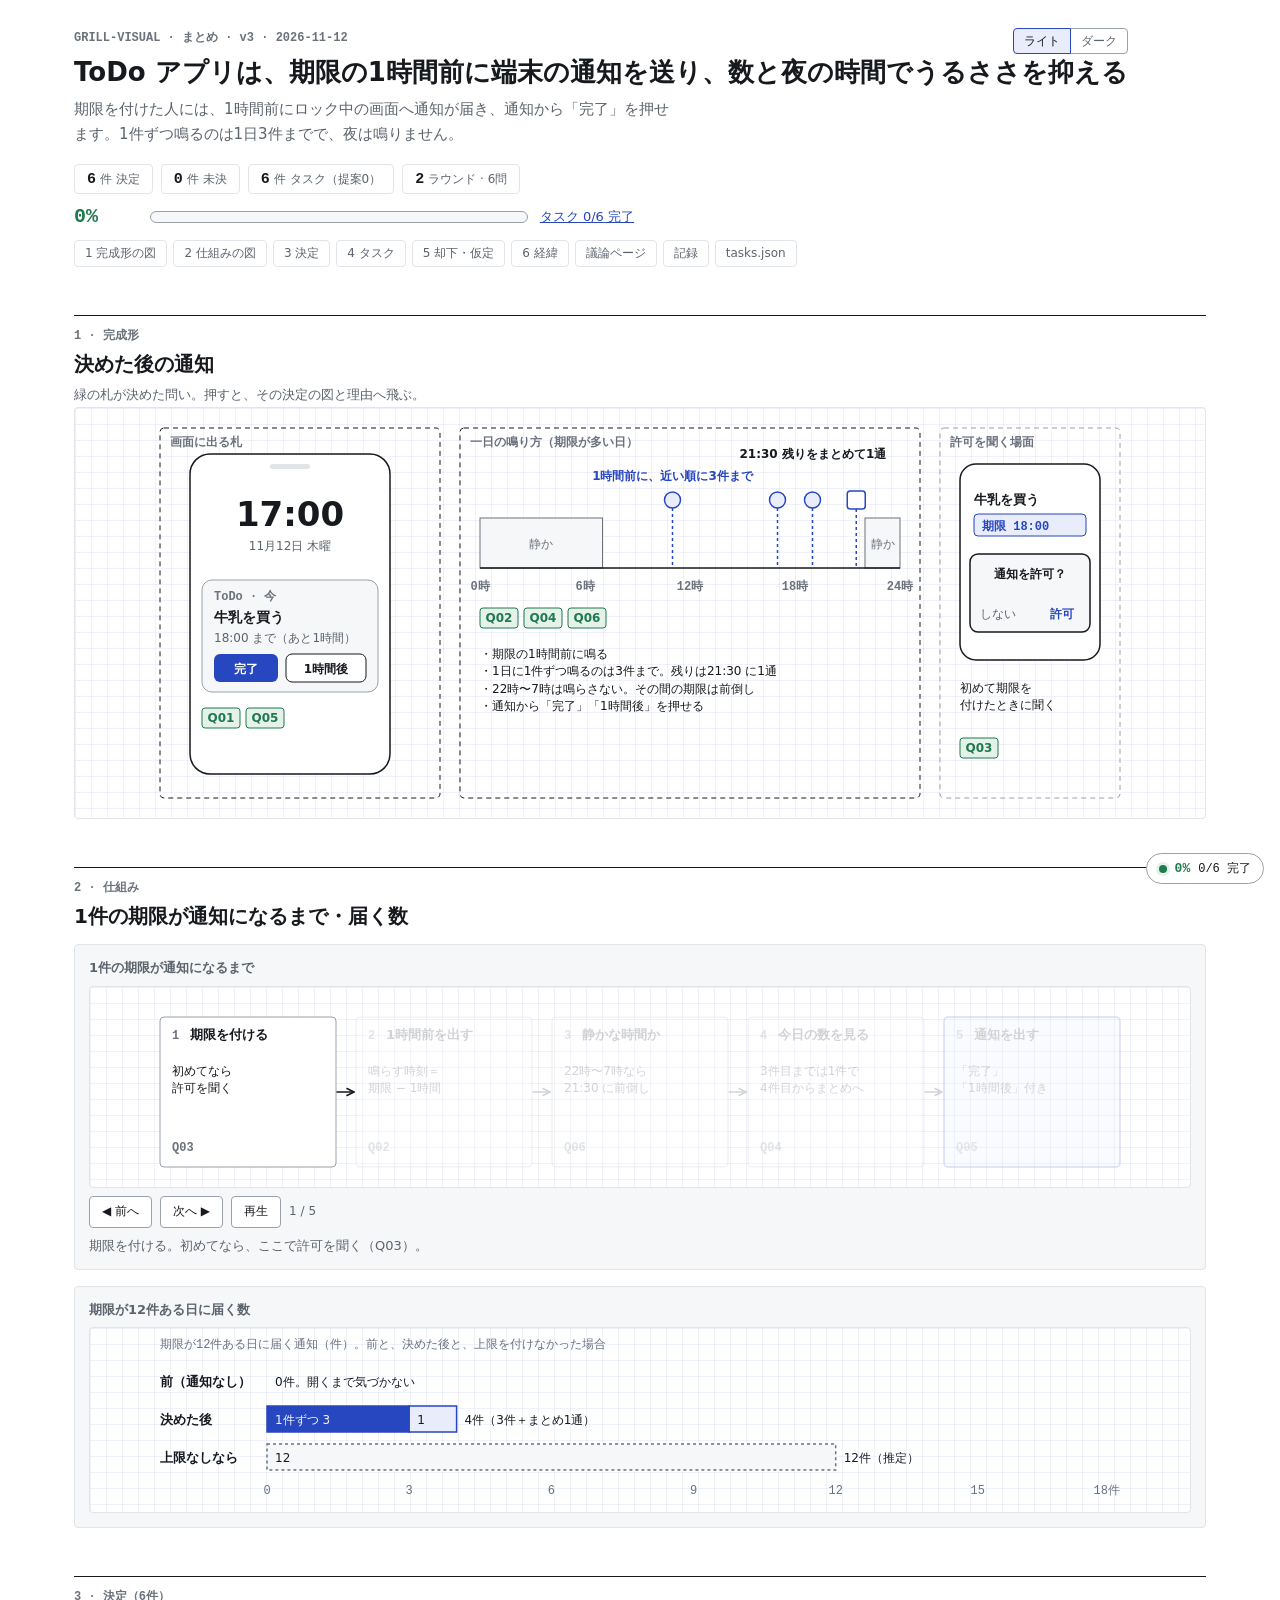
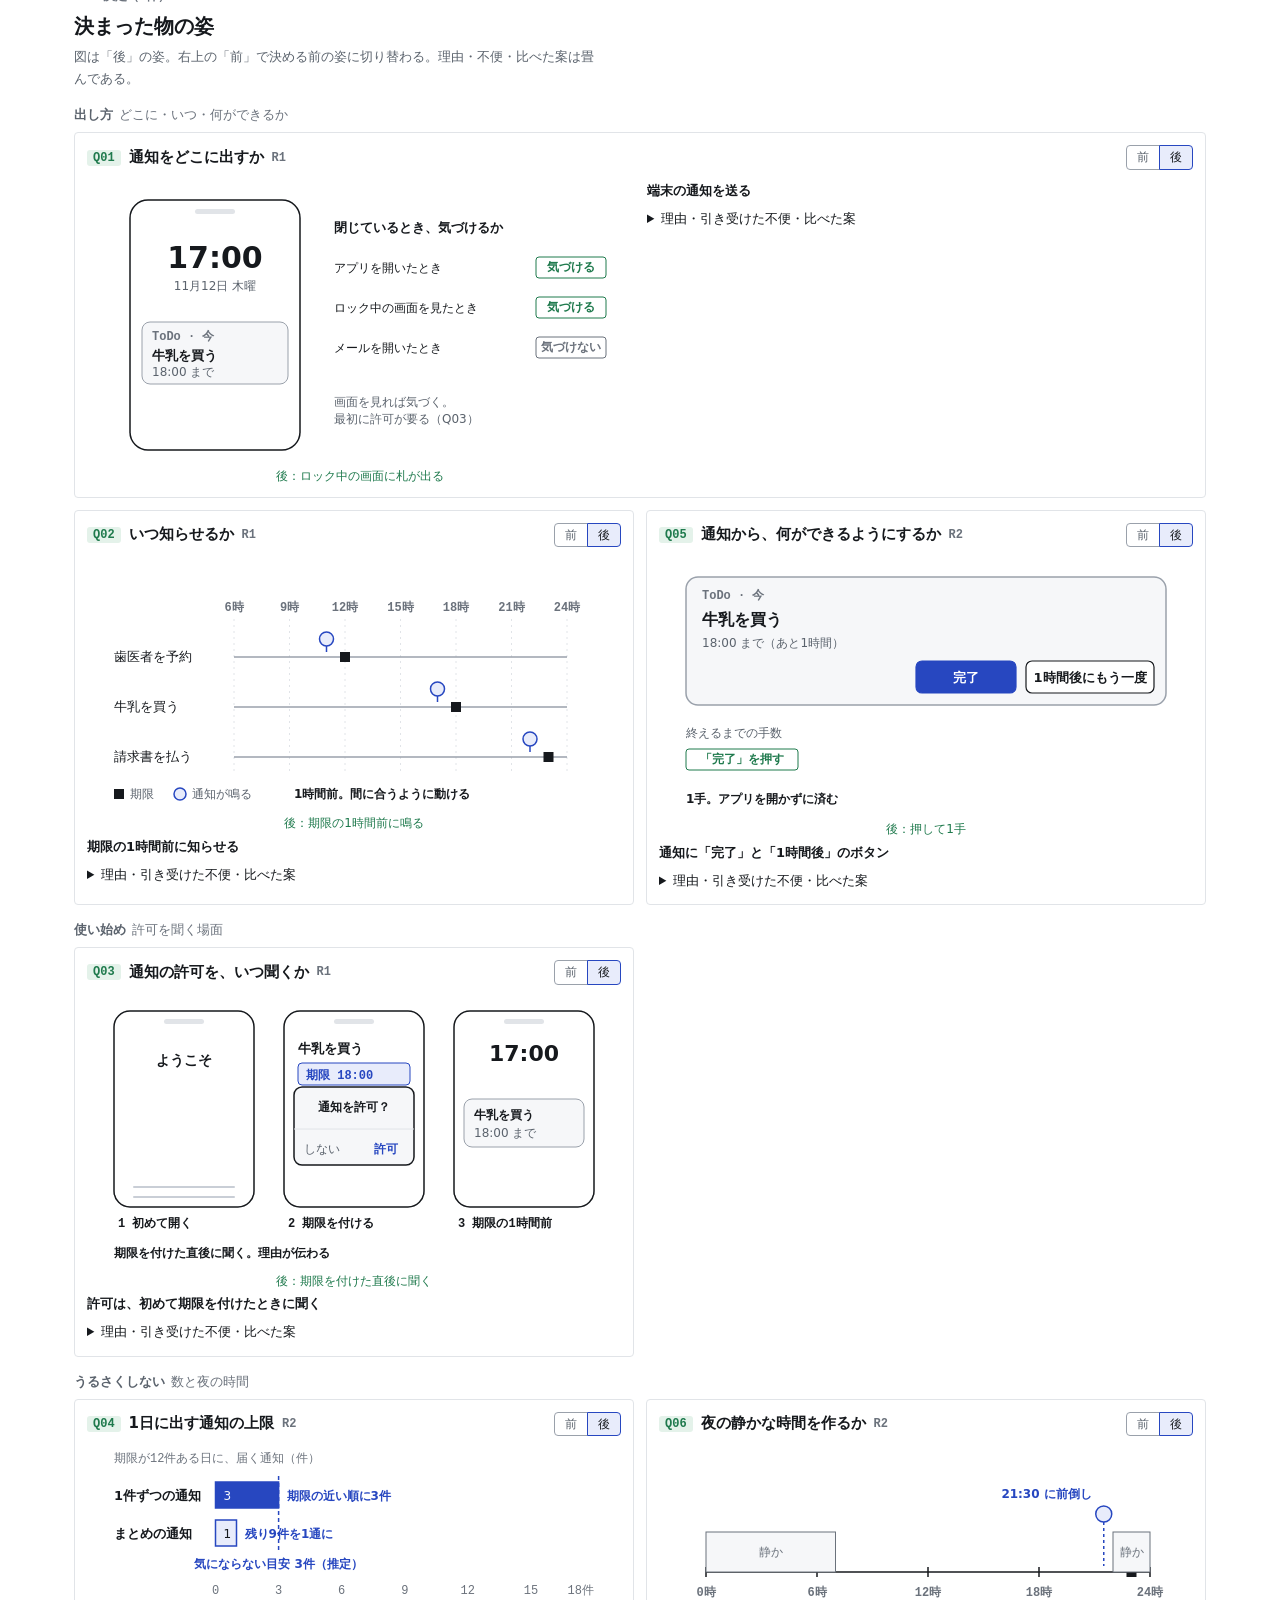
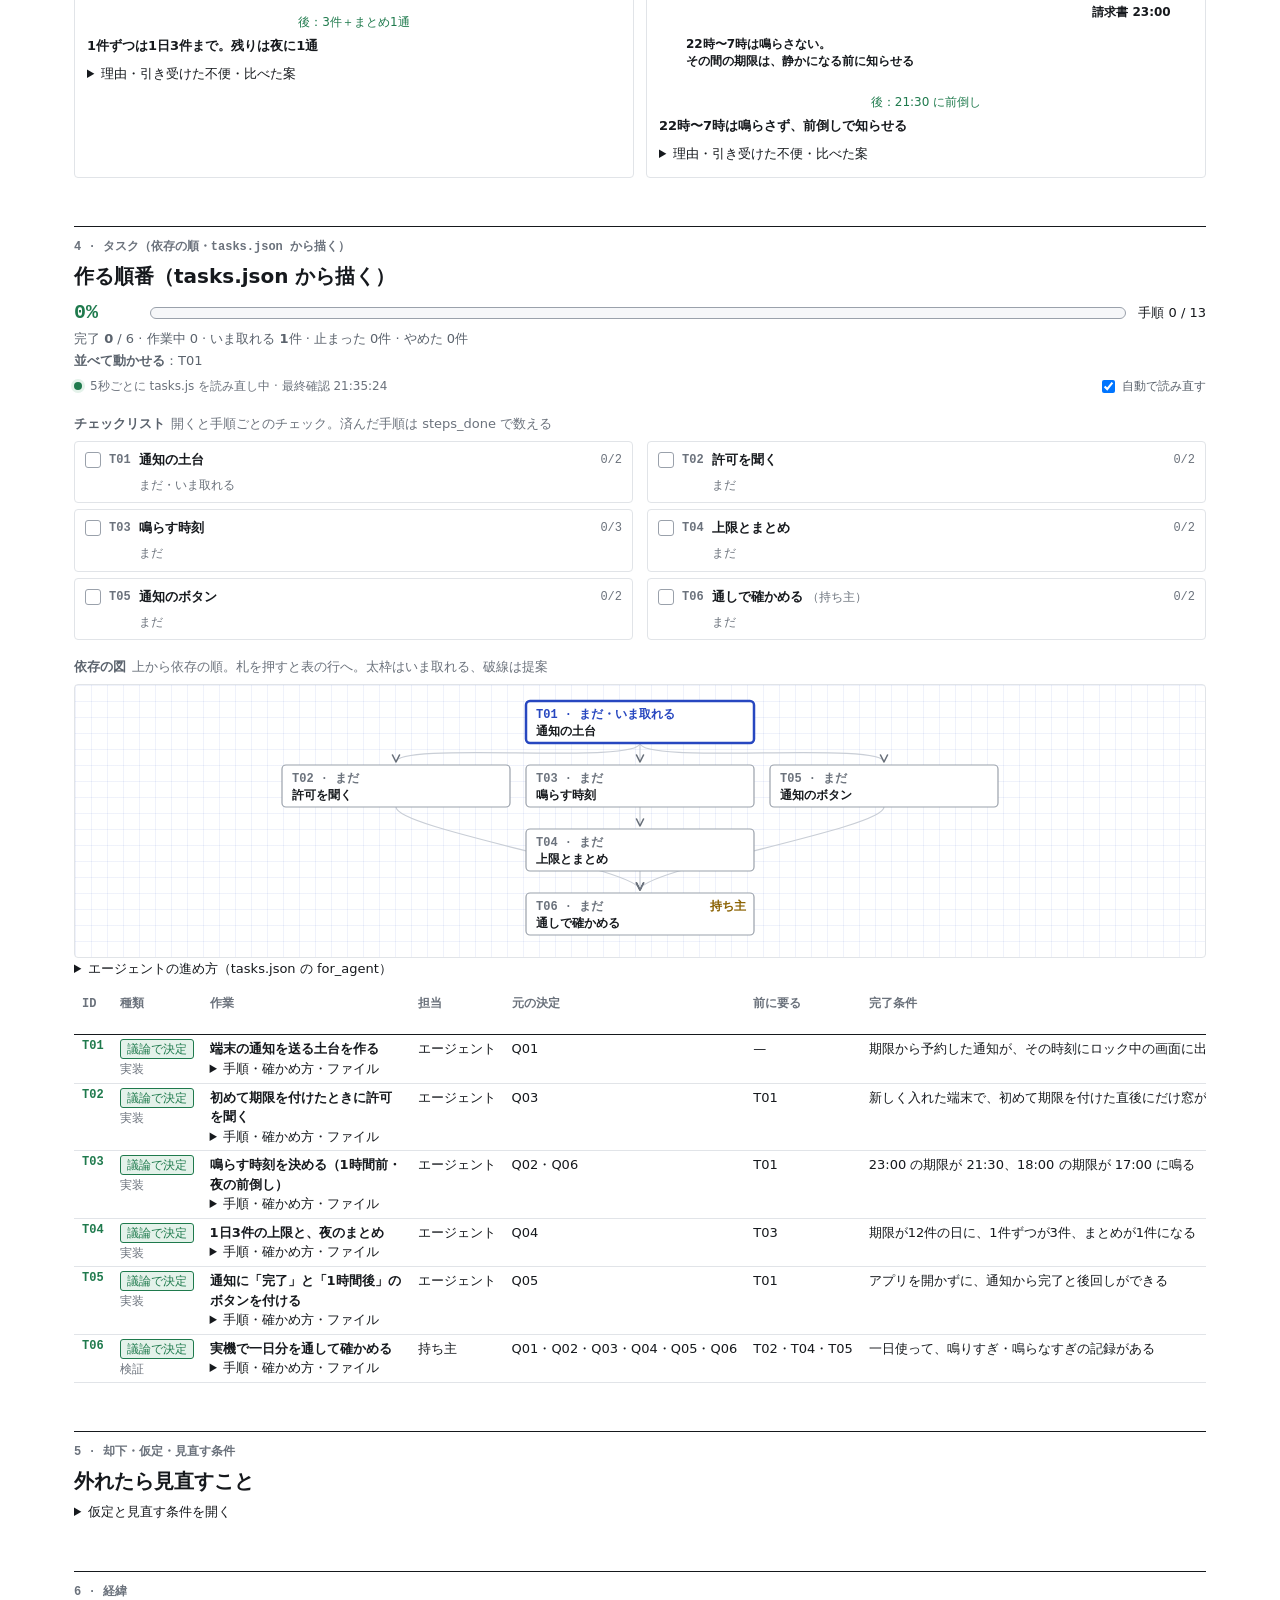
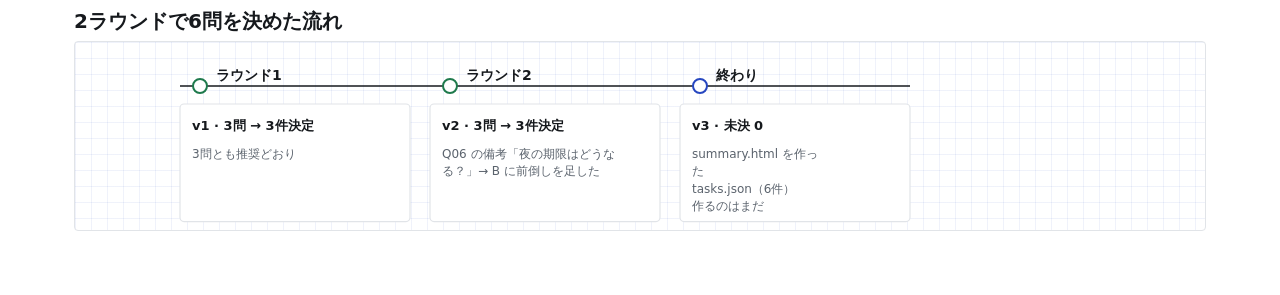
<file: examples/ja/todo-notify/summary.html>
<!doctype html>
<html lang="ja" data-direction="blueprint" data-theme="light">
<head>
<meta charset="utf-8">
<meta name="viewport" content="width=device-width, initial-scale=1">
<title>ToDo アプリに、うるさくない通知を付ける · まとめ</title>
<!-- grill-visual の build.mjs が page.json と fig/ から組み立てた。手で直さず、page.json か図の断片を直して組み立て直す -->
<style>
/* 土台の tokens.css — 変数だけ(references/02-look.md・04-parts.md)。
   既定(書体・文字の段・余白と線と角)は、どの方向でも同じ値。
   色は <html data-direction="blueprint|instrument|paper"> で方向の組を切り替える。無ければ blueprint。
   ダークは OS の設定に従う。<html data-theme="light|dark"> を付けると、そちらを優先する。
   ページの <style> の頭に中身ごと貼る。題材に合わせて --accent などを上書きしてよい(02-look.md「色の決め方」)。
   自分の部品を持つ作り手(grill-visual など)は、これだけを貼り、部品をこの変数で描く。 */

/* ---------- 既定: 書体・文字の段・余白と線と角 ---------- */
:root{
  --font:"Hiragino Sans","Hiragino Kaku Gothic ProN","Noto Sans JP",system-ui,sans-serif;
  --mono:ui-monospace,"SF Mono",SFMono-Regular,Menlo,Consolas,monospace;
  --fs:15px;--fs-s:13px;--fs-label:12px;--fs-h3:17px;--fs-h2:20px;--fs-h1:26px;
  --lh:1.7;--lh-s:1.5;--lh-h:1.4;
  --s1:4px;--s2:8px;--s3:12px;--s4:16px;--s5:24px;--s6:32px;--s7:48px;
  --r:4px;--r-chip:3px;--rule:1.5px;--hit:44px;
  --measure:40em;--page:1080px;
  --fig-min:940px; /* 絵の最小幅。viewBox の幅 1000・文字 12 なら、表示で 11px 以上を保つ */
}

/* ---------- 方向の組: 設計図とレビュー票(blueprint・既定) ---------- */
:root{
  --bg:#ffffff;--surface:#ffffff;--paper:#f6f7f9;
  --ink:#16191d;--sub:#5b636d;--mute:#6b727c;--line:#e1e4e8;--line2:#eef0f3;--frame:#9aa1ab;--stroke:#c9ced6;
  --accent:#2747c0;--accent-soft:#e8ecfb;--on-accent:#ffffff;
  --q:#8a6100;--q-soft:#faf0d4;--ok:#1f7a4d;--ok-soft:#e4f2ea;--ng:#c4312b;--ng-soft:#fbeceb;
  --grid:rgba(39,71,192,.07);--focus:#ffd43d;
}
/* ---------- 計器盤(instrument): 状態・数・比べ ---------- */
:root[data-direction="instrument"]{
  --bg:#f3f4f6;--surface:#ffffff;--paper:#eceef1;
  --ink:#14171a;--sub:#555d66;--mute:#68707a;--line:#dde1e6;--line2:#eceef1;--frame:#98a0aa;--stroke:#c6ccd4;
  --accent:#0e7490;--accent-soft:#e0f1f5;--on-accent:#ffffff;
  --grid:transparent;
}
/* ---------- 紙の資料(paper): 読み物・手順書。地は白に近い灰(生成りにしない) ---------- */
:root[data-direction="paper"]{
  --bg:#fcfcfc;--surface:#ffffff;--paper:#f4f5f6;
  --ink:#1b1d20;--sub:#575c63;--mute:#6a7078;--line:#e3e5e8;--line2:#f0f1f3;--frame:#9ca1a8;--stroke:#cbcfd4;
  --accent:#1f4e79;--accent-soft:#e6eef6;--on-accent:#ffffff;
  --grid:transparent;--measure:36em;
}

/* ---------- ダーク: 地は暗く(#111417)、面は地より少し明るくして浮かせる。本文と地は 15.9:1。
   色は鮮やかさを抑えた淡い色のまま(鮮やかな色を暗い地に置くとチカチカする)。地は方向で変えず、強調の色だけ変える ---------- */
:root[data-theme="dark"]{
  --bg:#111417;--surface:#1a1e23;--paper:#1d2126;
  --ink:#eceef1;--sub:#b9c0c8;--mute:#8e959e;--line:#2a2f36;--line2:#20242a;--frame:#737a84;--stroke:#3a3f46;
  --accent:#9fb0ec;--accent-soft:#2b303d;--on-accent:#111417;
  --q:#d4b06a;--q-soft:#343026;--ok:#82c095;--ok-soft:#25332e;--ng:#e88a85;--ng-soft:#38292b;
  --grid:rgba(159,176,236,.05);--focus:#c9a43a;
}
:root[data-theme="dark"][data-direction="instrument"]{--accent:#67c3d8;--accent-soft:#20343a;--grid:transparent}
:root[data-theme="dark"][data-direction="paper"]{--accent:#8fb3d9;--accent-soft:#28313a;--grid:transparent}
@media (prefers-color-scheme:dark){
  :root:not([data-theme="light"]){
    --bg:#111417;--surface:#1a1e23;--paper:#1d2126;
    --ink:#eceef1;--sub:#b9c0c8;--mute:#8e959e;--line:#2a2f36;--line2:#20242a;--frame:#737a84;--stroke:#3a3f46;
    --accent:#9fb0ec;--accent-soft:#2b303d;--on-accent:#111417;
    --q:#d4b06a;--q-soft:#343026;--ok:#82c095;--ok-soft:#25332e;--ng:#e88a85;--ng-soft:#38292b;
    --grid:rgba(159,176,236,.05);--focus:#c9a43a;
  }
  :root[data-direction="instrument"]:not([data-theme="light"]){--accent:#67c3d8;--accent-soft:#20343a;--grid:transparent}
  :root[data-direction="paper"]:not([data-theme="light"]){--accent:#8fb3d9;--accent-soft:#28313a;--grid:transparent}
}

/* 入力欄とスクロールバーの明暗も合わせる */
html{color-scheme:light dark}
:root[data-theme="light"]{color-scheme:light}
:root[data-theme="dark"]{color-scheme:dark}

/* grill-visual のまとめの CSS。build.mjs が tokens.css の後に差し込む */
/* 骨格の名前を、土台の変数に読み替える。未決は「だめ」の色（--ng）で示す */
:root{--card:var(--surface);--warn:var(--q);--warn-soft:var(--q-soft);--open:var(--ng);--open-soft:var(--ng-soft)}
*{box-sizing:border-box}
body{margin:0;background:var(--bg);color:var(--ink);font:var(--fs)/var(--lh) var(--font)}
main{max-width:1180px;margin:0 auto;padding:28px 24px 64px}
h1,h2,h3,h4{line-height:var(--lh-h)}
h1{font-size:var(--fs-h1);margin:0 0 6px;text-wrap:balance}h2{font-size:var(--fs-h2);margin:0 0 6px}h3{font-size:var(--fs);margin:0}
h4{font-size:var(--fs-s);margin:0 0 8px;color:var(--sub)}
a{color:var(--accent)}
.lead{color:var(--sub);margin:0}.small{font-size:var(--fs-s)}
.eyebrow{font:600 var(--fs-label)/1.4 var(--mono);color:var(--mute);margin:0 0 6px}
.top{display:flex;justify-content:space-between;align-items:flex-end;gap:16px;flex-wrap:wrap}
.stats{display:flex;gap:8px;flex-wrap:wrap}
.stat{background:var(--card);border:1px solid var(--line);border-radius:var(--r);padding:4px 12px;font-size:var(--fs-label);color:var(--sub)}
.stat b{color:var(--ink);font:700 15px var(--mono);margin-right:4px}
.toc{display:flex;gap:6px;flex-wrap:wrap;margin-top:12px;font-size:var(--fs-label)}
.toc a{background:var(--card);border:1px solid var(--line);border-radius:var(--r);padding:2px 10px;text-decoration:none;color:var(--sub)}
.toc a:hover{border-color:var(--ink);color:var(--ink)}
.card{border-top:var(--rule) solid var(--ink);padding-top:var(--s3);margin-top:var(--s7)}
.changes{background:var(--warn-soft);border:1px solid var(--warn);border-radius:var(--r);padding:10px 16px;margin-top:14px;font-size:var(--fs-s);color:var(--ink)}
.changes ul{margin:4px 0 0;padding-left:18px}
svg{display:block;width:100%;height:auto}svg text{font-family:inherit}
.wide-fig{overflow-x:auto;border:1px solid var(--line);border-radius:var(--r);background-color:var(--surface);background-image:linear-gradient(var(--grid) 1px,transparent 1px),linear-gradient(90deg,var(--grid) 1px,transparent 1px);background-size:16px 16px}
.wide-fig svg{min-width:min(940px,var(--vbw,940px))}
svg[style*="--vbw"]{max-width:var(--vbw);margin-inline:auto}
/* 1 の図に載せる決定の札。<a class="chip" href="#d-q01"><rect …/><text …>Q01</text></a> */
.chip rect{fill:var(--ok-soft);stroke:var(--ok)}.chip text{fill:var(--ok);font-weight:600}
.chip.open rect{fill:var(--open-soft);stroke:var(--open)}.chip.open text{fill:var(--open)}
.chip:hover rect,.chip:focus rect{fill:var(--ok)}.chip:hover text,.chip:focus text{fill:var(--on-accent)}
.tnode:hover rect{stroke-width:2.5}
.mech{display:grid;grid-template-columns:repeat(2,minmax(0,1fr));gap:16px;margin-top:14px}
.panel{background:var(--paper);border:1px solid var(--line);border-radius:var(--r);padding:14px;min-width:0}
.panel.full{grid-column:1/-1}
.player{display:flex;gap:6px;align-items:center;margin-top:8px;font-size:var(--fs-label);color:var(--sub);flex-wrap:wrap}
.player button{font:inherit;font-size:var(--fs-label);border:1px solid var(--frame);background:var(--card);color:var(--ink);border-radius:var(--r);padding:4px 12px;cursor:pointer}
.player button:focus-visible,.seg button:focus-visible{outline:2px solid var(--ink);outline-offset:2px;box-shadow:0 0 0 5px var(--focus)}
.caption{font-size:var(--fs-s);background:var(--card);border:1px solid var(--line);border-radius:var(--r);padding:8px 12px;margin-top:8px;min-height:42px}
.st{opacity:.18;transition:opacity .2s}.st.on{opacity:1}
@media (prefers-reduced-motion:reduce){.st{transition:none}}
.dgroup{margin-top:16px}.gh{font-size:var(--fs-s);color:var(--sub);margin:0 0 8px}.gh span{font-weight:400;color:var(--mute);margin-left:6px}
.dgrid{display:grid;grid-template-columns:repeat(3,minmax(0,1fr));gap:12px;grid-auto-flow:dense}
.dcard{border:1px solid var(--line);border-radius:var(--r);padding:12px;background:var(--card);display:flex;flex-direction:column;gap:6px;scroll-margin-top:16px}
.dcard.wide{grid-column:span 2}
.dcard.wide .body{display:grid;grid-template-columns:minmax(0,1fr) minmax(0,1fr);gap:14px;align-items:start}
.dcard:target{outline:2px solid var(--accent);outline-offset:2px}
.dcard header{display:flex;align-items:center;gap:8px}
.qid{font:600 var(--fs-label) var(--mono);color:var(--ok);background:var(--ok-soft);border-radius:var(--r-chip);padding:1px 6px}
.rnd{font:600 var(--fs-label) var(--mono);color:var(--mute)}
.seg{margin-left:auto;display:inline-flex}
.seg button{font:inherit;font-size:var(--fs-label);border:1px solid var(--frame);background:var(--card);padding:1px 10px;color:var(--sub);cursor:pointer}
.seg button:first-child{border-radius:var(--r) 0 0 var(--r)}.seg button:last-child{border-radius:0 var(--r) var(--r) 0;margin-left:-1px}
.seg button[aria-pressed=true]{background:var(--accent-soft);border-color:var(--accent);color:var(--ink);position:relative}
.fig .v{display:none}.fig .v.on{display:block}
.cap{margin:2px 0 0;font-size:var(--fs-label);line-height:1.4;color:var(--sub);text-align:center}.cap.ok{color:var(--ok)}
.txt{display:flex;flex-direction:column;gap:6px;margin-top:4px}
.line{margin:0;font-size:var(--fs-s);font-weight:600}
details{font-size:var(--fs-s);color:var(--sub)}summary{cursor:pointer;font-size:var(--fs-s);color:var(--ink)}
details dl{display:grid;grid-template-columns:7em minmax(0,1fr);gap:2px 10px;margin:8px 0}
details dt{color:var(--mute)}details dd{margin:0}
table{border-collapse:collapse;width:100%;font-size:var(--fs-s);line-height:var(--lh-s)}
th,td{border-bottom:1px solid var(--line);padding:4px 8px;text-align:left;vertical-align:top}
th{font:600 var(--fs-label)/1.4 var(--mono);color:var(--mute);border-bottom:var(--rule) solid var(--ink)}
tr.pick td{background:var(--ok-soft);color:var(--ok);font-weight:600}
.tbl{overflow-x:auto;margin-top:12px}
.tasks td.tid{font:600 var(--fs-label) var(--mono);color:var(--ok);white-space:nowrap}
.tasks tr.prop td.tid{color:var(--warn)}
.tasks tr:target td{background:var(--accent-soft)}
.tasks td:nth-child(4),.tasks td:nth-child(5),.tasks td:nth-child(7){white-space:nowrap}
.tag{display:inline-block;font-size:var(--fs-label);border-radius:var(--r-chip);padding:0 6px;border:1px solid var(--line);white-space:nowrap}
.tag.done{background:var(--ok-soft);border-color:var(--ok);color:var(--ok)}
.tag.prop{background:var(--warn-soft);border-color:var(--warn);color:var(--warn)}
.tag.open{background:var(--open-soft);border-color:var(--open);color:var(--open)}
.cols{display:grid;grid-template-columns:repeat(2,minmax(0,1fr));gap:16px;margin-top:10px}
.cols ul{margin:0;padding-left:18px;font-size:var(--fs-s)}
.openbox{border:1px dashed var(--open);background:var(--open-soft);border-radius:var(--r);padding:12px 16px;font-size:var(--fs-s)}
.openbox dl{display:grid;grid-template-columns:9em minmax(0,1fr);gap:2px 12px;margin:6px 0 0}.openbox dt{color:var(--sub)}.openbox dd{margin:0}
@media (max-width:960px){.dgrid{grid-template-columns:repeat(2,minmax(0,1fr))}}
@media (max-width:720px){.dgrid,.mech,.cols,.dcard.wide .body{grid-template-columns:1fr}.dcard.wide{grid-column:auto}}
/* 明暗の切り替え。既定はライト（html の data-theme="light"）。OS の設定には従わせない */
.topline{display:flex;justify-content:space-between;align-items:center;gap:12px}
.theme-sw{display:inline-flex}
.theme-sw button{font:inherit;font-size:var(--fs-label);border:1px solid var(--frame);background:var(--card);color:var(--sub);padding:2px 10px;cursor:pointer}
.theme-sw button:first-child{border-radius:var(--r) 0 0 var(--r)}.theme-sw button:last-child{border-radius:0 var(--r) var(--r) 0;margin-left:-1px}
.theme-sw button[aria-pressed=true]{background:var(--accent-soft);border-color:var(--accent);color:var(--ink);position:relative}
.theme-sw button:focus-visible{outline:2px solid var(--ink);outline-offset:2px;box-shadow:0 0 0 5px var(--focus)}
/* build.mjs のまとめの部品。決定の図は 520 幅なので2列にする（3列では図の文字が小さすぎる） */
.dgrid{grid-template-columns:repeat(2,minmax(0,1fr))}
.lead,.line,details p,.cols li{max-width:var(--measure)}
.panel .fig-box svg{min-width:0}
.step{display:flex;gap:8px;align-items:center;margin-top:8px;font-size:var(--fs-label);color:var(--sub);flex-wrap:wrap}
.step button{font:inherit;font-size:var(--fs-label);border:1px solid var(--frame);background:var(--card);color:var(--ink);border-radius:var(--r);padding:4px 12px;min-height:32px;cursor:pointer}
.step button:focus-visible{outline:2px solid var(--ink);outline-offset:2px;box-shadow:0 0 0 5px var(--focus)}
.vnote{font-size:var(--fs-s);line-height:var(--lh-s);color:var(--sub);margin:8px 0 0}
/* 4 タスク: 表・進み具合・自動の読み直し・チェックリスト */
.tasks ol{margin:4px 0;padding-left:18px}.tasks p{margin:2px 0}.tasks td small{color:var(--mute);font-size:var(--fs-label)}
.tasks td:nth-child(3){min-width:16em}.tasks td:nth-child(7){min-width:14em}.tasks td:nth-child(8){white-space:nowrap}.tasks td:nth-child(9){min-width:8em}
.tasks td:nth-child(4),.tasks td:nth-child(5),.tasks td:nth-child(6){white-space:nowrap}
#for-agent{font-size:var(--fs-s);color:var(--ink);padding-left:20px}#for-agent li{max-width:var(--measure)}
#task-err{color:var(--ink)}
.prog{display:flex;align-items:center;gap:12px;margin:12px 0 4px}
.prog>b{font:700 var(--fs-h2)/1 var(--mono);color:var(--ok);min-width:3.2em}
.prog .bar{flex:1;height:12px;border:1px solid var(--frame);border-radius:6px;background:var(--paper);overflow:hidden}
.prog .bar i{display:block;height:100%;width:0;background:var(--ok);transition:width .5s}
.prog-top{max-width:560px}
.live{display:flex;flex-wrap:wrap;align-items:center;gap:8px;margin:4px 0 8px;font-size:var(--fs-label);color:var(--mute)}
.live label{display:inline-flex;align-items:center;gap:4px;margin-left:auto;color:var(--sub);cursor:pointer}
.dot{width:8px;height:8px;border-radius:50%;background:var(--frame);flex:none}
.dot.ok{background:var(--ok);box-shadow:0 0 0 3px var(--ok-soft)}
.checklist{display:grid;grid-template-columns:repeat(2,minmax(0,1fr));gap:6px 14px;margin:8px 0 14px;padding:0;list-style:none;align-items:start}
.checklist>li>details{border:1px solid var(--line);border-radius:var(--r);background:var(--surface)}
.checklist>li.doing>details{border-color:var(--accent)}
.checklist>li.blocked>details{border-color:var(--ng)}
.checklist>li.prop>details{border-style:dashed}
.checklist summary{display:grid;grid-template-columns:auto auto minmax(0,1fr) auto;gap:4px 8px;align-items:center;padding:7px 10px;cursor:pointer;list-style:none}
.checklist summary::-webkit-details-marker{display:none}
.checklist .cl-st{grid-column:3/5;font-size:var(--fs-label);color:var(--mute)}
.checklist li.doing .cl-st{color:var(--accent)}
.checklist li.blocked .cl-st{color:var(--ng)}
.checklist li.done .cl-t{color:var(--mute)}
.cl-id{font:600 var(--fs-label) var(--mono);color:var(--mute)}
.cl-t{font-size:var(--fs-s);font-weight:700;min-width:0}
.cl-t small,.cl-steps small{font-weight:400;color:var(--mute);font-size:var(--fs-label)}
.cl-n{font:var(--fs-label) var(--mono);color:var(--mute)}
.ck{display:inline-grid;place-items:center;width:16px;height:16px;border:1.5px solid var(--frame);border-radius:3px;font:700 12px/1 var(--mono);color:var(--surface);flex:none;background:var(--surface)}
.ck.on{background:var(--ok);border-color:var(--ok)}
.ck.now{border:2px solid var(--accent);background:var(--accent-soft)}
.ck.ng{border-color:var(--ng);color:var(--ng)}
.ck.off{border-style:dashed;color:var(--mute)}.checklist li.dropped .cl-t{color:var(--mute);text-decoration:line-through}.checklist>li.dropped>details{border-style:dashed}
.cl-steps{margin:0;padding:2px 12px 10px;list-style:none;border-top:1px solid var(--line)}
.cl-steps li{display:flex;gap:8px;align-items:flex-start;font-size:var(--fs-s);padding:4px 0;max-width:38em}
.cl-steps .ck{margin-top:3px}
.cl-proof{margin:0;padding:0 12px 10px;font-size:var(--fs-label);color:var(--sub)}
.livepill{position:fixed;right:16px;bottom:16px;z-index:5;display:flex;align-items:center;gap:8px;padding:6px 12px;border:1px solid var(--frame);border-radius:999px;background:var(--surface);color:var(--ink);font:var(--fs-label) var(--mono);text-decoration:none}
.livepill b{font-size:var(--fs-s);color:var(--ok)}
#s4 .gh{margin-top:18px}
@media (max-width:720px){.dgrid,.checklist{grid-template-columns:1fr}.live label{margin-left:0}}

/* 層とコマ（build.mjs が断片から書く） */
svg[data-view] [data-layer]{display:none}
svg[data-view~="N"] [data-layer~="N"]{display:inline}
svg[data-view~="A"] [data-layer~="A"]{display:inline}
svg[data-view~="B"] [data-layer~="B"]{display:inline}
svg[data-view~="C"] [data-layer~="C"]{display:inline}
svg[data-at] [data-frame]{display:none}
svg[data-at] [data-step]{opacity:.18;transition:opacity .2s}
@media (prefers-reduced-motion:reduce){svg[data-at] [data-step]{transition:none}}
svg[data-at="1"] [data-frame="1"]{display:inline}
svg[data-at="1"] [data-step="1"]{opacity:1}
svg[data-at="2"] [data-frame="2"]{display:inline}
svg[data-at="2"] [data-step="1"],svg[data-at="2"] [data-step="2"]{opacity:1}
svg[data-at="3"] [data-frame="3"]{display:inline}
svg[data-at="3"] [data-step="1"],svg[data-at="3"] [data-step="2"],svg[data-at="3"] [data-step="3"]{opacity:1}
svg[data-at="4"] [data-frame="4"]{display:inline}
svg[data-at="4"] [data-step="1"],svg[data-at="4"] [data-step="2"],svg[data-at="4"] [data-step="3"],svg[data-at="4"] [data-step="4"]{opacity:1}
svg[data-at="5"] [data-frame="5"]{display:inline}
svg[data-at="5"] [data-step="1"],svg[data-at="5"] [data-step="2"],svg[data-at="5"] [data-step="3"],svg[data-at="5"] [data-step="4"],svg[data-at="5"] [data-step="5"]{opacity:1}
</style>
</head>
<body>
<main>
  <div class="top">
    <div>
      <div class="topline"><p class="eyebrow">GRILL-VISUAL · まとめ · v3 · 2026-11-12</p><span class="theme-sw" role="group" aria-label="表示の明暗"><button type="button" data-theme-set="light" aria-pressed="true">ライト</button><button type="button" data-theme-set="dark" aria-pressed="false">ダーク</button></span></div>
      <h1>ToDo アプリは、期限の1時間前に端末の通知を送り、数と夜の時間でうるささを抑える</h1>
      <p class="lead">期限を付けた人には、1時間前にロック中の画面へ通知が届き、通知から「完了」を押せます。1件ずつ鳴るのは1日3件までで、夜は鳴りません。</p>
    </div>
    <div class="stats"><span class="stat"><b>6</b>件 決定</span><span class="stat"><b>0</b>件 未決</span><span class="stat"><b id="n-task">6</b>件 タスク（提案<span id="n-prop">0</span>）</span><span class="stat"><b>2</b>ラウンド · 6問</span></div>
  </div>
    <div class="prog prog-top"><b><span id="n-pct">—</span>%</b><div class="bar" role="progressbar" aria-label="タスクの手順の進み具合"><i id="t-bar"></i></div><a class="small" href="#s4">タスク <span id="t-done">—</span> 完了</a></div>
  <nav class="toc" aria-label="章"><a href="#s1">1 完成形の図</a><a href="#s2">2 仕組みの図</a><a href="#s3">3 決定</a><a href="#s4">4 タスク</a><a href="#s5">5 却下・仮定</a><a href="#s6">6 経緯</a><a href="index.html">議論ページ</a><a href="discussion.md">記録</a><a href="tasks.json">tasks.json</a></nav>
  
  <section class="card" id="s1" aria-labelledby="s1t">
    <p class="eyebrow">1 · 完成形</p>
    <h2 id="s1t">決めた後の通知</h2>
    <p class="lead small">緑の札が決めた問い。押すと、その決定の図と理由へ飛ぶ。</p>
    <div class="wide-fig"><svg viewBox="0 0 1000 410" role="img" aria-label="決めた後の通知。左は電話のロック中の画面に出る札で、牛乳を買う 18時まで あと1時間、完了と1時間後のボタン。中央は期限が多い日の鳴り方で、期限の1時間前に近い順に3件まで鳴り、残りは21時30分に1通にまとめ、22時から7時は鳴らさない。右は許可を聞く場面で、初めて期限を付けたときに通知を許可するか聞く。" style="--vbw:1000px"><g><rect x="20" y="20" width="280" height="370" rx="4" style="stroke:var(--ink);fill:none;stroke-width:1;stroke-dasharray:5 4"/><text x="30" y="38" font-size="12" font-weight="600" text-anchor="start" style="fill:var(--mute);font-family:var(--mono)">画面に出る札</text></g><rect x="50" y="46" width="200" height="320" rx="20" style="fill:var(--surface);stroke:var(--ink);stroke-width:1.5"/><rect x="130" y="56" width="40" height="5" rx="2.5" style="fill:var(--line)"/><text x="150" y="118" font-size="34" font-weight="700" text-anchor="middle" style="fill:var(--ink)">17:00</text><text x="150" y="142" font-size="12" font-weight="400" text-anchor="middle" style="fill:var(--sub)">11月12日 木曜</text><rect x="62" y="172" width="176" height="112" rx="10" style="fill:var(--paper);stroke:var(--frame)"/><text x="74" y="192" font-size="12" font-weight="600" text-anchor="start" style="fill:var(--mute);font-family:var(--mono)">ToDo · 今</text><text x="74" y="214" font-size="14" font-weight="700" text-anchor="start" style="fill:var(--ink)">牛乳を買う</text><text x="74" y="234" font-size="12" font-weight="400" text-anchor="start" style="fill:var(--sub)">18:00 まで（あと1時間）</text><rect x="74" y="246" width="64" height="28" rx="6" style="fill:var(--accent)"/><text x="106" y="265" font-size="12" font-weight="700" text-anchor="middle" style="fill:var(--on-accent)">完了</text><rect x="146" y="246" width="80" height="28" rx="6" style="fill:var(--surface);stroke:var(--ink)"/><text x="186" y="265" font-size="12" font-weight="700" text-anchor="middle" style="fill:var(--ink)">1時間後</text><a class="chip" href="#d-q01"><rect x="62" y="300" width="38" height="20" rx="3"/><text x="81" y="314" font-size="12" text-anchor="middle">Q01</text></a><a class="chip" href="#d-q05"><rect x="106" y="300" width="38" height="20" rx="3"/><text x="125" y="314" font-size="12" text-anchor="middle">Q05</text></a><g><rect x="320" y="20" width="460" height="370" rx="4" style="stroke:var(--ink);fill:none;stroke-width:1;stroke-dasharray:5 4"/><text x="330" y="38" font-size="12" font-weight="600" text-anchor="start" style="fill:var(--mute);font-family:var(--mono)">一日の鳴り方（期限が多い日）</text></g><rect x="340" y="110" width="122.5" height="50" style="fill:var(--paper);stroke:var(--mute);stroke-width:1"/><rect x="725" y="110" width="35" height="50" style="fill:var(--paper);stroke:var(--mute);stroke-width:1"/><text x="401.25" y="140" font-size="12" font-weight="400" text-anchor="middle" style="fill:var(--mute)">静か</text><text x="742.5" y="140" font-size="12" font-weight="400" text-anchor="middle" style="fill:var(--mute)">静か</text><path d="M340 160 H760" style="stroke:var(--ink);stroke-width:1.5"/><text x="340" y="182" font-size="12" font-weight="600" text-anchor="middle" style="fill:var(--mute);font-family:var(--mono)">0時</text><text x="445" y="182" font-size="12" font-weight="600" text-anchor="middle" style="fill:var(--mute);font-family:var(--mono)">6時</text><text x="550" y="182" font-size="12" font-weight="600" text-anchor="middle" style="fill:var(--mute);font-family:var(--mono)">12時</text><text x="655" y="182" font-size="12" font-weight="600" text-anchor="middle" style="fill:var(--mute);font-family:var(--mono)">18時</text><text x="760" y="182" font-size="12" font-weight="600" text-anchor="middle" style="fill:var(--mute);font-family:var(--mono)">24時</text><circle cx="532.5" cy="92" r="8" style="fill:var(--accent-soft);stroke:var(--accent);stroke-width:1.5"/><path d="M532.5 100 V158" style="stroke:var(--accent);stroke-width:1.5;stroke-dasharray:3 3"/><circle cx="637.5" cy="92" r="8" style="fill:var(--accent-soft);stroke:var(--accent);stroke-width:1.5"/><path d="M637.5 100 V158" style="stroke:var(--accent);stroke-width:1.5;stroke-dasharray:3 3"/><circle cx="672.5" cy="92" r="8" style="fill:var(--accent-soft);stroke:var(--accent);stroke-width:1.5"/><path d="M672.5 100 V158" style="stroke:var(--accent);stroke-width:1.5;stroke-dasharray:3 3"/><text x="532.5" y="72" font-size="12" font-weight="700" text-anchor="middle" style="fill:var(--accent)">1時間前に、近い順に3件まで</text><rect x="707.25" y="83" width="18" height="18" rx="3" style="fill:var(--surface);stroke:var(--accent);stroke-width:1.5"/><path d="M716.25 101 V158" style="stroke:var(--accent);stroke-width:1.5;stroke-dasharray:3 3"/><text x="746.25" y="50" font-size="12" font-weight="700" text-anchor="end" style="fill:var(--ink)">21:30 残りをまとめて1通</text><a class="chip" href="#d-q02"><rect x="340" y="200" width="38" height="20" rx="3"/><text x="359" y="214" font-size="12" text-anchor="middle">Q02</text></a><a class="chip" href="#d-q04"><rect x="384" y="200" width="38" height="20" rx="3"/><text x="403" y="214" font-size="12" text-anchor="middle">Q04</text></a><a class="chip" href="#d-q06"><rect x="428" y="200" width="38" height="20" rx="3"/><text x="447" y="214" font-size="12" text-anchor="middle">Q06</text></a><text x="340" y="250" font-size="12" font-weight="400" text-anchor="start" style="fill:var(--ink)">・期限の1時間前に鳴る</text><text x="340" y="267.4" font-size="12" font-weight="400" text-anchor="start" style="fill:var(--ink)">・1日に1件ずつ鳴るのは3件まで。残りは21:30 に1通</text><text x="340" y="284.8" font-size="12" font-weight="400" text-anchor="start" style="fill:var(--ink)">・22時〜7時は鳴らさない。その間の期限は前倒し</text><text x="340" y="302.2" font-size="12" font-weight="400" text-anchor="start" style="fill:var(--ink)">・通知から「完了」「1時間後」を押せる</text><g><rect x="800" y="20" width="180" height="370" rx="4" style="stroke:var(--frame);fill:none;stroke-width:1;stroke-dasharray:5 4"/><text x="810" y="38" font-size="12" font-weight="600" text-anchor="start" style="fill:var(--mute);font-family:var(--mono)">許可を聞く場面</text></g><rect x="820" y="56" width="140" height="196" rx="16" style="fill:var(--surface);stroke:var(--ink);stroke-width:1.5"/><text x="834" y="96" font-size="13" font-weight="700" text-anchor="start" style="fill:var(--ink)">牛乳を買う</text><rect x="834" y="106" width="112" height="22" rx="4" style="fill:var(--accent-soft);stroke:var(--accent)"/><text x="842" y="122" font-size="12" font-weight="600" text-anchor="start" style="fill:var(--accent);font-family:var(--mono)">期限 18:00</text><rect x="830" y="146" width="120" height="78" rx="8" style="fill:var(--paper);stroke:var(--ink);stroke-width:1.5"/><text x="890" y="170" font-size="12" font-weight="700" text-anchor="middle" style="fill:var(--ink)">通知を許可？</text><text x="858" y="210" font-size="12" font-weight="400" text-anchor="middle" style="fill:var(--sub)">しない</text><text x="922" y="210" font-size="12" font-weight="700" text-anchor="middle" style="fill:var(--accent)">許可</text><text x="820" y="284" font-size="12" font-weight="400" text-anchor="start" style="fill:var(--ink)">初めて期限を</text><text x="820" y="301.4" font-size="12" font-weight="400" text-anchor="start" style="fill:var(--ink)">付けたときに聞く</text><a class="chip" href="#d-q03"><rect x="820" y="330" width="38" height="20" rx="3"/><text x="839" y="344" font-size="12" text-anchor="middle">Q03</text></a></svg></div>
  </section>
  <section class="card" id="s2" aria-labelledby="s2t">
    <p class="eyebrow">2 · 仕組み</p>
    <h2 id="s2t">1件の期限が通知になるまで・届く数</h2>
    <div class="mech">      <div class="panel full"><h4>1件の期限が通知になるまで</h4><div class="wide-fig"><svg id="svg-m1" data-at="1" data-frames="5" viewBox="0 0 1000 200" role="img" aria-label="1件の期限が通知になるまでの5段。1 期限を付ける。初めてなら許可を聞く。2 鳴らす時刻を期限の1時間前にする。3 22時から7時なら21時30分に前倒し。4 今日3件目までは1件ずつ、4件目からまとめへ。5 完了と1時間後のボタン付きで通知を出す。" style="--vbw:1000px"><defs><marker id="sf-ink" viewBox="0 0 10 10" refX="8.5" refY="5" markerWidth="10" markerHeight="10" markerUnits="userSpaceOnUse" orient="auto"><path d="M1.5 1.5L8.5 5L1.5 8.5" style="fill:none;stroke:var(--ink);stroke-width:1.6;stroke-linecap:round;stroke-linejoin:round"/></marker><marker id="sf-mute" viewBox="0 0 10 10" refX="8.5" refY="5" markerWidth="10" markerHeight="10" markerUnits="userSpaceOnUse" orient="auto"><path d="M1.5 1.5L8.5 5L1.5 8.5" style="fill:none;stroke:var(--mute);stroke-width:1.6;stroke-linecap:round;stroke-linejoin:round"/></marker><marker id="sf-accent" viewBox="0 0 10 10" refX="8.5" refY="5" markerWidth="10" markerHeight="10" markerUnits="userSpaceOnUse" orient="auto"><path d="M1.5 1.5L8.5 5L1.5 8.5" style="fill:none;stroke:var(--accent);stroke-width:1.6;stroke-linecap:round;stroke-linejoin:round"/></marker><marker id="sf-ok" viewBox="0 0 10 10" refX="8.5" refY="5" markerWidth="10" markerHeight="10" markerUnits="userSpaceOnUse" orient="auto"><path d="M1.5 1.5L8.5 5L1.5 8.5" style="fill:none;stroke:var(--ok);stroke-width:1.6;stroke-linecap:round;stroke-linejoin:round"/></marker><marker id="sf-ng" viewBox="0 0 10 10" refX="8.5" refY="5" markerWidth="10" markerHeight="10" markerUnits="userSpaceOnUse" orient="auto"><path d="M1.5 1.5L8.5 5L1.5 8.5" style="fill:none;stroke:var(--ng);stroke-width:1.6;stroke-linecap:round;stroke-linejoin:round"/></marker></defs><g data-step="1"><rect x="20" y="30" width="176" height="150" rx="4" style="fill:var(--surface);stroke:var(--frame);stroke-width:1"/><text x="32" y="52" font-size="12" font-weight="600" text-anchor="start" style="fill:var(--mute);font-family:var(--mono)">1</text><text x="50" y="52" font-size="13" font-weight="700" text-anchor="start" style="fill:var(--ink)">期限を付ける</text><text x="32" y="88" font-size="12" font-weight="400" text-anchor="start" style="fill:var(--ink)">初めてなら</text><text x="32" y="105.4" font-size="12" font-weight="400" text-anchor="start" style="fill:var(--ink)">許可を聞く</text><text x="32" y="164" font-size="12" font-weight="600" text-anchor="start" style="fill:var(--mute);font-family:var(--mono)">Q03</text><path d="M197 105 H214" style="stroke:var(--ink);fill:none;stroke-width:1.5;stroke-linecap:round;stroke-linejoin:round" marker-end="url(#sf-ink)"/></g><g data-step="2"><rect x="216" y="30" width="176" height="150" rx="4" style="fill:var(--surface);stroke:var(--frame);stroke-width:1"/><text x="228" y="52" font-size="12" font-weight="600" text-anchor="start" style="fill:var(--mute);font-family:var(--mono)">2</text><text x="246" y="52" font-size="13" font-weight="700" text-anchor="start" style="fill:var(--ink)">1時間前を出す</text><text x="228" y="88" font-size="12" font-weight="400" text-anchor="start" style="fill:var(--ink)">鳴らす時刻＝</text><text x="228" y="105.4" font-size="12" font-weight="400" text-anchor="start" style="fill:var(--ink)">期限 − 1時間</text><text x="228" y="164" font-size="12" font-weight="600" text-anchor="start" style="fill:var(--mute);font-family:var(--mono)">Q02</text><path d="M393 105 H410" style="stroke:var(--ink);fill:none;stroke-width:1.5;stroke-linecap:round;stroke-linejoin:round" marker-end="url(#sf-ink)"/></g><g data-step="3"><rect x="412" y="30" width="176" height="150" rx="4" style="fill:var(--surface);stroke:var(--frame);stroke-width:1"/><text x="424" y="52" font-size="12" font-weight="600" text-anchor="start" style="fill:var(--mute);font-family:var(--mono)">3</text><text x="442" y="52" font-size="13" font-weight="700" text-anchor="start" style="fill:var(--ink)">静かな時間か</text><text x="424" y="88" font-size="12" font-weight="400" text-anchor="start" style="fill:var(--ink)">22時〜7時なら</text><text x="424" y="105.4" font-size="12" font-weight="400" text-anchor="start" style="fill:var(--ink)">21:30 に前倒し</text><text x="424" y="164" font-size="12" font-weight="600" text-anchor="start" style="fill:var(--mute);font-family:var(--mono)">Q06</text><path d="M589 105 H606" style="stroke:var(--ink);fill:none;stroke-width:1.5;stroke-linecap:round;stroke-linejoin:round" marker-end="url(#sf-ink)"/></g><g data-step="4"><rect x="608" y="30" width="176" height="150" rx="4" style="fill:var(--surface);stroke:var(--frame);stroke-width:1"/><text x="620" y="52" font-size="12" font-weight="600" text-anchor="start" style="fill:var(--mute);font-family:var(--mono)">4</text><text x="638" y="52" font-size="13" font-weight="700" text-anchor="start" style="fill:var(--ink)">今日の数を見る</text><text x="620" y="88" font-size="12" font-weight="400" text-anchor="start" style="fill:var(--ink)">3件目までは1件で</text><text x="620" y="105.4" font-size="12" font-weight="400" text-anchor="start" style="fill:var(--ink)">4件目からまとめへ</text><text x="620" y="164" font-size="12" font-weight="600" text-anchor="start" style="fill:var(--mute);font-family:var(--mono)">Q04</text><path d="M785 105 H802" style="stroke:var(--ink);fill:none;stroke-width:1.5;stroke-linecap:round;stroke-linejoin:round" marker-end="url(#sf-ink)"/></g><g data-step="5"><rect x="804" y="30" width="176" height="150" rx="4" style="fill:var(--accent-soft);stroke:var(--accent);stroke-width:1.5"/><text x="816" y="52" font-size="12" font-weight="600" text-anchor="start" style="fill:var(--mute);font-family:var(--mono)">5</text><text x="834" y="52" font-size="13" font-weight="700" text-anchor="start" style="fill:var(--ink)">通知を出す</text><text x="816" y="88" font-size="12" font-weight="400" text-anchor="start" style="fill:var(--ink)">「完了」</text><text x="816" y="105.4" font-size="12" font-weight="400" text-anchor="start" style="fill:var(--ink)">「1時間後」付き</text><text x="816" y="164" font-size="12" font-weight="600" text-anchor="start" style="fill:var(--mute);font-family:var(--mono)">Q05</text></g></svg></div>          <div class="step" data-player="m1" data-caps="[&quot;期限を付ける。初めてなら、ここで許可を聞く（Q03）。&quot;,&quot;鳴らす時刻を、期限の1時間前にする（Q02）。&quot;,&quot;22時〜7時に入るなら、21:30 に前倒しする（Q06）。&quot;,&quot;今日の3件目までは1件で、4件目からは夜のまとめに回す（Q04）。&quot;,&quot;「完了」「1時間後」のボタン付きで通知を出す（Q01・Q05）。&quot;]"><button type="button" data-st="-1">◀ 前へ</button><button type="button" data-st="1">次へ ▶</button><button type="button" data-play>再生</button><span data-n>1 / 5</span></div>
          <p class="vnote" data-cap="m1">期限を付ける。初めてなら、ここで許可を聞く（Q03）。</p></div>
      <div class="panel full"><h4>期限が12件ある日に届く数</h4><div class="wide-fig"><svg id="svg-m2" viewBox="0 0 1000 184" role="img" aria-label="期限が12件ある日に届く通知の数。前は0件。決めた後は1件ずつの通知が3件とまとめが1件で4件。上限を付けなかった場合は12件。" style="--vbw:1000px"><text x="20" y="20" font-size="12" fill="var(--mute)" style="font-family:var(--mono)">期限が12件ある日に届く通知（件）。前と、決めた後と、上限を付けなかった場合</text><text x="20" y="58" font-size="13" font-weight="700" fill="var(--ink)">前（通知なし）</text><text x="135" y="58" font-size="12" fill="var(--ink)">0件。開くまで気づかない</text><text x="20" y="96" font-size="13" font-weight="700" fill="var(--ink)">決めた後</text><rect x="127" y="78" width="142.2" height="26" fill="var(--accent)" stroke="var(--accent)" stroke-width="1.5"/><text x="135" y="96" font-size="12" fill="var(--paper)">1件ずつ 3</text><rect x="269.2" y="78" width="47.4" height="26" fill="var(--accent-soft)" stroke="var(--accent)" stroke-width="1.5"/><text x="277.2" y="96" font-size="12" fill="var(--ink)">1</text><text x="324.6" y="96" font-size="12" fill="var(--ink)">4件（3件＋まとめ1通）</text><text x="20" y="134" font-size="13" font-weight="700" fill="var(--ink)">上限なしなら</text><rect x="127" y="116" width="568.7" height="26" fill="var(--paper)" stroke="var(--mute)" stroke-dasharray="3 3" stroke-width="1.5"/><text x="135" y="134" font-size="12" fill="var(--ink)">12</text><text x="703.7" y="134" font-size="12" fill="var(--ink)">12件（推定）</text><text x="127" y="166" font-size="12" text-anchor="middle" fill="var(--mute)" style="font-family:var(--mono)">0</text><text x="269.2" y="166" font-size="12" text-anchor="middle" fill="var(--mute)" style="font-family:var(--mono)">3</text><text x="411.3" y="166" font-size="12" text-anchor="middle" fill="var(--mute)" style="font-family:var(--mono)">6</text><text x="553.5" y="166" font-size="12" text-anchor="middle" fill="var(--mute)" style="font-family:var(--mono)">9</text><text x="695.7" y="166" font-size="12" text-anchor="middle" fill="var(--mute)" style="font-family:var(--mono)">12</text><text x="837.8" y="166" font-size="12" text-anchor="middle" fill="var(--mute)" style="font-family:var(--mono)">15</text><text x="980" y="166" font-size="12" text-anchor="end" fill="var(--mute)" style="font-family:var(--mono)">18件</text></svg></div></div></div>
  </section>
  <section class="card" id="s3" aria-labelledby="s3t">
    <p class="eyebrow">3 · 決定（6件）</p>
    <h2 id="s3t">決まった物の姿</h2>
    <p class="lead small">図は「後」の姿。右上の「前」で決める前の姿に切り替わる。理由・不便・比べた案は畳んである。</p>
        <div class="dgroup"><h3 class="gh">出し方<span>どこに・いつ・何ができるか</span></h3><div class="dgrid">      <article class="dcard wide" id="d-q01">
        <header><span class="qid">Q01</span><h3>通知をどこに出すか</h3><span class="rnd">R1</span><span class="seg" role="group" aria-label="Q01 の前と後"><button type="button" data-ba data-v="b" aria-pressed="false">前</button><button type="button" data-ba data-v="a" aria-pressed="true">後</button></span></header>
        <div class="body">
          <div class="fig"><div class="v a on"><svg data-view="B" viewBox="0 0 520 290" role="img" aria-label="後：ロック中の画面に札が出る" style="--vbw:520px"><rect x="30" y="24" width="170" height="250" rx="18" style="fill:var(--surface);stroke:var(--ink);stroke-width:1.5"/><rect x="95" y="33" width="40" height="5" rx="2.5" style="fill:var(--line)"/><text x="234" y="56" font-size="13" font-weight="700" text-anchor="start" style="fill:var(--ink)">閉じているとき、気づけるか</text><text x="234" y="96" font-size="12" font-weight="400" text-anchor="start" style="fill:var(--ink)">アプリを開いたとき</text><text x="234" y="136" font-size="12" font-weight="400" text-anchor="start" style="fill:var(--ink)">ロック中の画面を見たとき</text><text x="234" y="176" font-size="12" font-weight="400" text-anchor="start" style="fill:var(--ink)">メールを開いたとき</text><g data-layer="B"><text x="115" y="92" font-size="30" font-weight="700" text-anchor="middle" style="fill:var(--ink)">17:00</text><text x="115" y="114" font-size="12" font-weight="400" text-anchor="middle" style="fill:var(--sub)">11月12日 木曜</text><rect x="42" y="146" width="146" height="62" rx="8" style="fill:var(--paper);stroke:var(--frame)"/><text x="52" y="164" font-size="12" font-weight="600" text-anchor="start" style="fill:var(--mute);font-family:var(--mono)">ToDo · 今</text><text x="52" y="184" font-size="13" font-weight="700" text-anchor="start" style="fill:var(--ink)">牛乳を買う</text><text x="52" y="200" font-size="12" font-weight="400" text-anchor="start" style="fill:var(--sub)">18:00 まで</text><g><rect x="436" y="81" width="70" height="21" rx="3" style="stroke:var(--ok);fill:var(--surface);stroke-width:1"/><text x="471" y="95" font-size="12" font-weight="700" text-anchor="middle" style="fill:var(--ok)">気づける</text></g><g><rect x="436" y="121" width="70" height="21" rx="3" style="stroke:var(--ok);fill:var(--surface);stroke-width:1"/><text x="471" y="135" font-size="12" font-weight="700" text-anchor="middle" style="fill:var(--ok)">気づける</text></g><g><rect x="436" y="161" width="70" height="21" rx="3" style="stroke:var(--mute);fill:var(--surface);stroke-width:1"/><text x="471" y="175" font-size="12" font-weight="700" text-anchor="middle" style="fill:var(--mute)">気づけない</text></g><text x="234" y="230" font-size="12" font-weight="400" text-anchor="start" style="fill:var(--sub)">画面を見れば気づく。</text><text x="234" y="247.4" font-size="12" font-weight="400" text-anchor="start" style="fill:var(--sub)">最初に許可が要る（Q03）</text></g></svg><p class="cap ok">後：ロック中の画面に札が出る</p></div><div class="v b"><svg data-view="N" viewBox="0 0 520 290" role="img" aria-label="前：開くまで気づかない" style="--vbw:520px"><rect x="30" y="24" width="170" height="250" rx="18" style="fill:var(--surface);stroke:var(--ink);stroke-width:1.5"/><rect x="95" y="33" width="40" height="5" rx="2.5" style="fill:var(--line)"/><text x="234" y="56" font-size="13" font-weight="700" text-anchor="start" style="fill:var(--ink)">閉じているとき、気づけるか</text><text x="234" y="96" font-size="12" font-weight="400" text-anchor="start" style="fill:var(--ink)">アプリを開いたとき</text><text x="234" y="136" font-size="12" font-weight="400" text-anchor="start" style="fill:var(--ink)">ロック中の画面を見たとき</text><text x="234" y="176" font-size="12" font-weight="400" text-anchor="start" style="fill:var(--ink)">メールを開いたとき</text><g data-layer="N"><text x="115" y="92" font-size="30" font-weight="700" text-anchor="middle" style="fill:var(--ink)">17:00</text><text x="115" y="114" font-size="12" font-weight="400" text-anchor="middle" style="fill:var(--sub)">11月12日 木曜</text><g><rect x="436" y="81" width="70" height="21" rx="3" style="stroke:var(--mute);fill:var(--surface);stroke-width:1"/><text x="471" y="95" font-size="12" font-weight="700" text-anchor="middle" style="fill:var(--mute)">気づけない</text></g><g><rect x="436" y="121" width="70" height="21" rx="3" style="stroke:var(--mute);fill:var(--surface);stroke-width:1"/><text x="471" y="135" font-size="12" font-weight="700" text-anchor="middle" style="fill:var(--mute)">気づけない</text></g><g><rect x="436" y="161" width="70" height="21" rx="3" style="stroke:var(--mute);fill:var(--surface);stroke-width:1"/><text x="471" y="175" font-size="12" font-weight="700" text-anchor="middle" style="fill:var(--mute)">気づけない</text></g><text x="234" y="236" font-size="12" font-weight="400" text-anchor="start" style="fill:var(--sub)">今は何も知らせない</text></g></svg><p class="cap">前：開くまで気づかない</p></div></div>
          <div class="txt"><p class="line">端末の通知を送る</p>
            <details><summary>理由・引き受けた不便・比べた案</summary>
              <dl><dt>決定（全文）</dt><dd>ロック中の画面にも出る、端末の通知を送る。</dd><dt>理由</dt><dd>閉じているときにも気づけるのは B だけ（推奨どおり）。</dd><dt>引き受けた不便</dt><dd>許可が要る（Q03）。多いとうるさい（Q04・Q06 で抑える）。</dd><dt>却下</dt><dd>A アプリの中の札・C 朝のメール</dd></dl>
              <table><thead><tr><th>案</th><th>中身</th><th>結果</th><th></th></tr></thead><tbody><tr><td>A</td><td>アプリを開いたときに「期限が近い」の札を出す</td><td>—</td><td></td></tr><tr class="pick"><td>B</td><td>ロック中の画面にも出る、端末の通知を送る</td><td>選んだ</td><td>推奨</td></tr><tr><td>C</td><td>毎朝7時に、その日の ToDo をメールで1通送る</td><td>—</td><td></td></tr></tbody></table>
            </details></div>
        </div>
      </article>
      <article class="dcard" id="d-q02">
        <header><span class="qid">Q02</span><h3>いつ知らせるか</h3><span class="rnd">R1</span><span class="seg" role="group" aria-label="Q02 の前と後"><button type="button" data-ba data-v="b" aria-pressed="false">前</button><button type="button" data-ba data-v="a" aria-pressed="true">後</button></span></header>
        <div class="body">
          <div class="fig"><div class="v a on"><svg data-view="B" viewBox="0 0 520 260" role="img" aria-label="後：期限の1時間前に鳴る" style="--vbw:520px"><text x="140" y="58" font-size="12" font-weight="600" text-anchor="middle" style="fill:var(--mute);font-family:var(--mono)">6時</text><path d="M140 66 V220" style="stroke:var(--line);stroke-width:1;stroke-dasharray:2 4"/><text x="195.5" y="58" font-size="12" font-weight="600" text-anchor="middle" style="fill:var(--mute);font-family:var(--mono)">9時</text><path d="M195.5 66 V220" style="stroke:var(--line);stroke-width:1;stroke-dasharray:2 4"/><text x="251" y="58" font-size="12" font-weight="600" text-anchor="middle" style="fill:var(--mute);font-family:var(--mono)">12時</text><path d="M251 66 V220" style="stroke:var(--line);stroke-width:1;stroke-dasharray:2 4"/><text x="306.5" y="58" font-size="12" font-weight="600" text-anchor="middle" style="fill:var(--mute);font-family:var(--mono)">15時</text><path d="M306.5 66 V220" style="stroke:var(--line);stroke-width:1;stroke-dasharray:2 4"/><text x="362" y="58" font-size="12" font-weight="600" text-anchor="middle" style="fill:var(--mute);font-family:var(--mono)">18時</text><path d="M362 66 V220" style="stroke:var(--line);stroke-width:1;stroke-dasharray:2 4"/><text x="417.5" y="58" font-size="12" font-weight="600" text-anchor="middle" style="fill:var(--mute);font-family:var(--mono)">21時</text><path d="M417.5 66 V220" style="stroke:var(--line);stroke-width:1;stroke-dasharray:2 4"/><text x="473" y="58" font-size="12" font-weight="600" text-anchor="middle" style="fill:var(--mute);font-family:var(--mono)">24時</text><path d="M473 66 V220" style="stroke:var(--line);stroke-width:1;stroke-dasharray:2 4"/><text x="20" y="108" font-size="13" font-weight="400" text-anchor="start" style="fill:var(--ink)">歯医者を予約</text><path d="M140 104 H473" style="stroke:var(--frame);stroke-width:1.5"/><rect x="246" y="99" width="10" height="10" style="fill:var(--ink)"/><text x="20" y="158" font-size="13" font-weight="400" text-anchor="start" style="fill:var(--ink)">牛乳を買う</text><path d="M140 154 H473" style="stroke:var(--frame);stroke-width:1.5"/><rect x="357" y="149" width="10" height="10" style="fill:var(--ink)"/><text x="20" y="208" font-size="13" font-weight="400" text-anchor="start" style="fill:var(--ink)">請求書を払う</text><path d="M140 204 H473" style="stroke:var(--frame);stroke-width:1.5"/><rect x="449.5" y="199" width="10" height="10" style="fill:var(--ink)"/><rect x="20" y="236" width="10" height="10" style="fill:var(--ink)"/><text x="36" y="245" font-size="12" font-weight="400" text-anchor="start" style="fill:var(--sub)">期限</text><circle cx="86" cy="241" r="6" style="fill:var(--accent-soft);stroke:var(--accent);stroke-width:1.5"/><text x="98" y="245" font-size="12" font-weight="400" text-anchor="start" style="fill:var(--sub)">通知が鳴る</text><g data-layer="B"><circle cx="232.5" cy="86" r="7" style="fill:var(--accent-soft);stroke:var(--accent);stroke-width:1.5"/><path d="M232.5 93 V99" style="stroke:var(--accent);stroke-width:1.5"/><circle cx="343.5" cy="136" r="7" style="fill:var(--accent-soft);stroke:var(--accent);stroke-width:1.5"/><path d="M343.5 143 V149" style="stroke:var(--accent);stroke-width:1.5"/><circle cx="436" cy="186" r="7" style="fill:var(--accent-soft);stroke:var(--accent);stroke-width:1.5"/><path d="M436 193 V199" style="stroke:var(--accent);stroke-width:1.5"/><text x="200" y="245" font-size="12" font-weight="700" text-anchor="start" style="fill:var(--ink)">1時間前。間に合うように動ける</text></g></svg><p class="cap ok">後：期限の1時間前に鳴る</p></div><div class="v b"><svg data-view="N" viewBox="0 0 520 260" role="img" aria-label="前：鳴らない" style="--vbw:520px"><text x="140" y="58" font-size="12" font-weight="600" text-anchor="middle" style="fill:var(--mute);font-family:var(--mono)">6時</text><path d="M140 66 V220" style="stroke:var(--line);stroke-width:1;stroke-dasharray:2 4"/><text x="195.5" y="58" font-size="12" font-weight="600" text-anchor="middle" style="fill:var(--mute);font-family:var(--mono)">9時</text><path d="M195.5 66 V220" style="stroke:var(--line);stroke-width:1;stroke-dasharray:2 4"/><text x="251" y="58" font-size="12" font-weight="600" text-anchor="middle" style="fill:var(--mute);font-family:var(--mono)">12時</text><path d="M251 66 V220" style="stroke:var(--line);stroke-width:1;stroke-dasharray:2 4"/><text x="306.5" y="58" font-size="12" font-weight="600" text-anchor="middle" style="fill:var(--mute);font-family:var(--mono)">15時</text><path d="M306.5 66 V220" style="stroke:var(--line);stroke-width:1;stroke-dasharray:2 4"/><text x="362" y="58" font-size="12" font-weight="600" text-anchor="middle" style="fill:var(--mute);font-family:var(--mono)">18時</text><path d="M362 66 V220" style="stroke:var(--line);stroke-width:1;stroke-dasharray:2 4"/><text x="417.5" y="58" font-size="12" font-weight="600" text-anchor="middle" style="fill:var(--mute);font-family:var(--mono)">21時</text><path d="M417.5 66 V220" style="stroke:var(--line);stroke-width:1;stroke-dasharray:2 4"/><text x="473" y="58" font-size="12" font-weight="600" text-anchor="middle" style="fill:var(--mute);font-family:var(--mono)">24時</text><path d="M473 66 V220" style="stroke:var(--line);stroke-width:1;stroke-dasharray:2 4"/><text x="20" y="108" font-size="13" font-weight="400" text-anchor="start" style="fill:var(--ink)">歯医者を予約</text><path d="M140 104 H473" style="stroke:var(--frame);stroke-width:1.5"/><rect x="246" y="99" width="10" height="10" style="fill:var(--ink)"/><text x="20" y="158" font-size="13" font-weight="400" text-anchor="start" style="fill:var(--ink)">牛乳を買う</text><path d="M140 154 H473" style="stroke:var(--frame);stroke-width:1.5"/><rect x="357" y="149" width="10" height="10" style="fill:var(--ink)"/><text x="20" y="208" font-size="13" font-weight="400" text-anchor="start" style="fill:var(--ink)">請求書を払う</text><path d="M140 204 H473" style="stroke:var(--frame);stroke-width:1.5"/><rect x="449.5" y="199" width="10" height="10" style="fill:var(--ink)"/><rect x="20" y="236" width="10" height="10" style="fill:var(--ink)"/><text x="36" y="245" font-size="12" font-weight="400" text-anchor="start" style="fill:var(--sub)">期限</text><circle cx="86" cy="241" r="6" style="fill:var(--accent-soft);stroke:var(--accent);stroke-width:1.5"/><text x="98" y="245" font-size="12" font-weight="400" text-anchor="start" style="fill:var(--sub)">通知が鳴る</text><g data-layer="N"><text x="200" y="245" font-size="12" font-weight="700" text-anchor="start" style="fill:var(--ink)">今は鳴らない</text></g></svg><p class="cap">前：鳴らない</p></div></div>
          <div class="txt"><p class="line">期限の1時間前に知らせる</p>
            <details><summary>理由・引き受けた不便・比べた案</summary>
              <dl><dt>決定（全文）</dt><dd>期限の1時間前に知らせる。</dd><dt>理由</dt><dd>知った時に動ける（推奨どおり）。</dd><dt>引き受けた不便</dt><dd>1時間で足りない用事もある。後で前の時間を選べるようにできる。</dd><dt>却下</dt><dd>A 期限ちょうど・C 朝9時にまとめ</dd></dl>
              <table><thead><tr><th>案</th><th>中身</th><th>結果</th><th></th></tr></thead><tbody><tr><td>A</td><td>期限の時刻ちょうどに知らせる</td><td>—</td><td></td></tr><tr class="pick"><td>B</td><td>期限の1時間前に知らせる</td><td>選んだ</td><td>推奨</td></tr><tr><td>C</td><td>朝9時に、その日の期限をまとめて1回知らせる</td><td>—</td><td></td></tr></tbody></table>
            </details></div>
        </div>
      </article>
      <article class="dcard" id="d-q05">
        <header><span class="qid">Q05</span><h3>通知から、何ができるようにするか</h3><span class="rnd">R2</span><span class="seg" role="group" aria-label="Q05 の前と後"><button type="button" data-ba data-v="b" aria-pressed="false">前</button><button type="button" data-ba data-v="a" aria-pressed="true">後</button></span></header>
        <div class="body">
          <div class="fig"><div class="v a on"><svg data-view="B" viewBox="0 0 520 266" role="img" aria-label="後：押して1手" style="--vbw:520px"><rect x="20" y="24" width="480" height="128" rx="12" style="fill:var(--paper);stroke:var(--frame);stroke-width:1.5"/><text x="36" y="46" font-size="12" font-weight="600" text-anchor="start" style="fill:var(--mute);font-family:var(--mono)">ToDo · 今</text><text x="36" y="72" font-size="16" font-weight="700" text-anchor="start" style="fill:var(--ink)">牛乳を買う</text><text x="36" y="94" font-size="12" font-weight="400" text-anchor="start" style="fill:var(--sub)">18:00 まで（あと1時間）</text><text x="20" y="184" font-size="12" font-weight="400" text-anchor="start" style="fill:var(--sub)">終えるまでの手数</text><g data-layer="B"><rect x="250" y="108" width="100" height="32" rx="6" style="fill:var(--accent);stroke:var(--accent);stroke-width:1.2"/><text x="300" y="129" font-size="13" font-weight="700" text-anchor="middle" style="fill:var(--on-accent)">完了</text><rect x="360" y="108" width="128" height="32" rx="6" style="fill:var(--surface);stroke:var(--ink);stroke-width:1.2"/><text x="424" y="129" font-size="13" font-weight="700" text-anchor="middle" style="fill:var(--ink)">1時間後にもう一度</text></g><g data-layer="B"><g><rect x="20" y="196" width="112" height="21" rx="3" style="stroke:var(--ok);fill:var(--surface);stroke-width:1"/><text x="76" y="210" font-size="12" font-weight="700" text-anchor="middle" style="fill:var(--ok)">「完了」を押す</text></g><text x="20" y="250" font-size="12" font-weight="700" text-anchor="start" style="fill:var(--ink)">1手。アプリを開かずに済む</text></g></svg><p class="cap ok">後：押して1手</p></div><div class="v b"><svg data-view="A" viewBox="0 0 520 266" role="img" aria-label="前：開いて探して3手" style="--vbw:520px"><rect x="20" y="24" width="480" height="128" rx="12" style="fill:var(--paper);stroke:var(--frame);stroke-width:1.5"/><text x="36" y="46" font-size="12" font-weight="600" text-anchor="start" style="fill:var(--mute);font-family:var(--mono)">ToDo · 今</text><text x="36" y="72" font-size="16" font-weight="700" text-anchor="start" style="fill:var(--ink)">牛乳を買う</text><text x="36" y="94" font-size="12" font-weight="400" text-anchor="start" style="fill:var(--sub)">18:00 まで（あと1時間）</text><text x="20" y="184" font-size="12" font-weight="400" text-anchor="start" style="fill:var(--sub)">終えるまでの手数</text><g data-layer="A"><text x="36" y="130" font-size="12" font-weight="400" text-anchor="start" style="fill:var(--mute)">押すとアプリが開く</text></g><g data-layer="A"><g><rect x="20" y="196" width="112" height="21" rx="3" style="stroke:var(--ink);fill:var(--surface);stroke-width:1"/><text x="76" y="210" font-size="12" font-weight="700" text-anchor="middle" style="fill:var(--ink)">札を押す</text></g><path d="M134 206 H142" style="stroke:var(--ink);stroke-width:1.5"/><g><rect x="144" y="196" width="112" height="21" rx="3" style="stroke:var(--ink);fill:var(--surface);stroke-width:1"/><text x="200" y="210" font-size="12" font-weight="700" text-anchor="middle" style="fill:var(--ink)">アプリで探す</text></g><path d="M258 206 H266" style="stroke:var(--ink);stroke-width:1.5"/><g><rect x="268" y="196" width="112" height="21" rx="3" style="stroke:var(--ok);fill:var(--surface);stroke-width:1"/><text x="324" y="210" font-size="12" font-weight="700" text-anchor="middle" style="fill:var(--ok)">印を付ける</text></g><text x="20" y="250" font-size="12" font-weight="700" text-anchor="start" style="fill:var(--ink)">3手。開いたついでに別の物を見て、忘れる</text></g></svg><p class="cap">前：開いて探して3手</p></div></div>
          <div class="txt"><p class="line">通知に「完了」と「1時間後」のボタン</p>
            <details><summary>理由・引き受けた不便・比べた案</summary>
              <dl><dt>決定（全文）</dt><dd>通知の札に「完了」と「1時間後にもう一度」の2つのボタンを付ける。</dd><dt>理由</dt><dd>1手で終わる（推奨どおり）。</dd><dt>引き受けた不便</dt><dd>ボタンの文言と動きを端末ごとに確かめる。</dd><dt>却下</dt><dd>A 開くだけ・C 返信で期限を変える</dd></dl>
              <table><thead><tr><th>案</th><th>中身</th><th>結果</th><th></th></tr></thead><tbody><tr><td>A</td><td>押すとアプリが開く</td><td>—</td><td></td></tr><tr class="pick"><td>B</td><td>「完了」と「1時間後にもう一度」のボタンを付ける</td><td>選んだ</td><td>推奨</td></tr><tr><td>C</td><td>返信の欄に「明日の朝」などと打つと期限が変わる</td><td>—</td><td></td></tr></tbody></table>
            </details></div>
        </div>
      </article></div></div>
    <div class="dgroup"><h3 class="gh">使い始め<span>許可を聞く場面</span></h3><div class="dgrid">      <article class="dcard" id="d-q03">
        <header><span class="qid">Q03</span><h3>通知の許可を、いつ聞くか</h3><span class="rnd">R1</span><span class="seg" role="group" aria-label="Q03 の前と後"><button type="button" data-ba data-v="b" aria-pressed="false">前</button><button type="button" data-ba data-v="a" aria-pressed="true">後</button></span></header>
        <div class="body">
          <div class="fig"><div class="v a on"><svg data-view="B" data-at="3" data-frames="3" viewBox="0 0 520 280" role="img" aria-label="後：期限を付けた直後に聞く" style="--vbw:520px"><g data-step="1"><rect x="20" y="20" width="140" height="196" rx="16" style="fill:var(--surface);stroke:var(--ink);stroke-width:1.5"/><rect x="70" y="28" width="40" height="5" rx="2.5" style="fill:var(--line)"/><text x="90" y="74" font-size="14" font-weight="700" text-anchor="middle" style="fill:var(--ink)">ようこそ</text><path d="M40 196H140" style="stroke:var(--stroke);fill:none;stroke-width:2;stroke-linecap:round"/><path d="M40 206H140" style="stroke:var(--stroke);fill:none;stroke-width:2;stroke-linecap:round"/><text x="24" y="236" font-size="12" font-weight="600" text-anchor="start" style="fill:var(--ink);font-family:var(--mono)">1 初めて開く</text></g><g data-step="2"><rect x="190" y="20" width="140" height="196" rx="16" style="fill:var(--surface);stroke:var(--ink);stroke-width:1.5"/><rect x="240" y="28" width="40" height="5" rx="2.5" style="fill:var(--line)"/><text x="204" y="62" font-size="13" font-weight="700" text-anchor="start" style="fill:var(--ink)">牛乳を買う</text><rect x="204" y="72" width="112" height="22" rx="4" style="fill:var(--accent-soft);stroke:var(--accent)"/><text x="212" y="88" font-size="12" font-weight="600" text-anchor="start" style="fill:var(--accent);font-family:var(--mono)">期限 18:00</text><text x="194" y="236" font-size="12" font-weight="600" text-anchor="start" style="fill:var(--ink);font-family:var(--mono)">2 期限を付ける</text></g><g data-step="3"><rect x="360" y="20" width="140" height="196" rx="16" style="fill:var(--surface);stroke:var(--ink);stroke-width:1.5"/><rect x="410" y="28" width="40" height="5" rx="2.5" style="fill:var(--line)"/><text x="430" y="70" font-size="22" font-weight="700" text-anchor="middle" style="fill:var(--ink)">17:00</text><text x="364" y="236" font-size="12" font-weight="600" text-anchor="start" style="fill:var(--ink);font-family:var(--mono)">3 期限の1時間前</text></g><g data-layer="B"><g data-step="2"><rect x="200" y="96" width="120" height="78" rx="8" style="fill:var(--paper);stroke:var(--ink);stroke-width:1.5"/><text x="260" y="120" font-size="12" font-weight="700" text-anchor="middle" style="fill:var(--ink)">通知を許可？</text><path d="M200 138 H320" style="stroke:var(--line)"/><text x="228" y="162" font-size="12" font-weight="400" text-anchor="middle" style="fill:var(--sub)">しない</text><text x="292" y="162" font-size="12" font-weight="700" text-anchor="middle" style="fill:var(--accent)">許可</text></g><g data-step="3"><rect x="370" y="108" width="120" height="48" rx="8" style="fill:var(--paper);stroke:var(--frame)"/><text x="380" y="128" font-size="12" font-weight="700" text-anchor="start" style="fill:var(--ink)">牛乳を買う</text><text x="380" y="146" font-size="12" font-weight="400" text-anchor="start" style="fill:var(--sub)">18:00 まで</text></g><text x="20" y="266" font-size="12" font-weight="700" text-anchor="start" style="fill:var(--ink)">期限を付けた直後に聞く。理由が伝わる</text></g></svg><p class="cap ok">後：期限を付けた直後に聞く</p></div><div class="v b"><svg data-view="C" data-at="3" data-frames="3" viewBox="0 0 520 280" role="img" aria-label="前：許可を聞く場面が無い" style="--vbw:520px"><g data-step="1"><rect x="20" y="20" width="140" height="196" rx="16" style="fill:var(--surface);stroke:var(--ink);stroke-width:1.5"/><rect x="70" y="28" width="40" height="5" rx="2.5" style="fill:var(--line)"/><text x="90" y="74" font-size="14" font-weight="700" text-anchor="middle" style="fill:var(--ink)">ようこそ</text><path d="M40 196H140" style="stroke:var(--stroke);fill:none;stroke-width:2;stroke-linecap:round"/><path d="M40 206H140" style="stroke:var(--stroke);fill:none;stroke-width:2;stroke-linecap:round"/><text x="24" y="236" font-size="12" font-weight="600" text-anchor="start" style="fill:var(--ink);font-family:var(--mono)">1 初めて開く</text></g><g data-step="2"><rect x="190" y="20" width="140" height="196" rx="16" style="fill:var(--surface);stroke:var(--ink);stroke-width:1.5"/><rect x="240" y="28" width="40" height="5" rx="2.5" style="fill:var(--line)"/><text x="204" y="62" font-size="13" font-weight="700" text-anchor="start" style="fill:var(--ink)">牛乳を買う</text><rect x="204" y="72" width="112" height="22" rx="4" style="fill:var(--accent-soft);stroke:var(--accent)"/><text x="212" y="88" font-size="12" font-weight="600" text-anchor="start" style="fill:var(--accent);font-family:var(--mono)">期限 18:00</text><text x="194" y="236" font-size="12" font-weight="600" text-anchor="start" style="fill:var(--ink);font-family:var(--mono)">2 期限を付ける</text></g><g data-step="3"><rect x="360" y="20" width="140" height="196" rx="16" style="fill:var(--surface);stroke:var(--ink);stroke-width:1.5"/><rect x="410" y="28" width="40" height="5" rx="2.5" style="fill:var(--line)"/><text x="430" y="70" font-size="22" font-weight="700" text-anchor="middle" style="fill:var(--ink)">17:00</text><text x="364" y="236" font-size="12" font-weight="600" text-anchor="start" style="fill:var(--ink);font-family:var(--mono)">3 期限の1時間前</text></g><g data-layer="C"><g data-step="3"><text x="430" y="136" font-size="13" font-weight="700" text-anchor="middle" style="fill:var(--mute)">届かない</text></g><text x="20" y="266" font-size="12" font-weight="700" text-anchor="start" style="fill:var(--ink)">聞かない。設定を開いた人にしか届かない</text></g></svg><p class="cap">前：許可を聞く場面が無い</p></div></div>
          <div class="txt"><p class="line">許可は、初めて期限を付けたときに聞く</p>
            <details><summary>理由・引き受けた不便・比べた案</summary>
              <dl><dt>決定（全文）</dt><dd>初めて期限を付けた直後に、通知の許可を聞く。</dd><dt>理由</dt><dd>その場で理由が伝わる（推奨どおり）。</dd><dt>引き受けた不便</dt><dd>期限を付けない人には聞かない。</dd><dt>却下</dt><dd>A 初めて開いたとき・C 設定画面だけ</dd></dl>
              <table><thead><tr><th>案</th><th>中身</th><th>結果</th><th></th></tr></thead><tbody><tr><td>A</td><td>アプリを初めて開いた瞬間に許可を聞く</td><td>—</td><td></td></tr><tr class="pick"><td>B</td><td>初めて期限を付けた直後に許可を聞く</td><td>選んだ</td><td>推奨</td></tr><tr><td>C</td><td>許可の窓は出さず、設定画面に「通知をオン」を置く</td><td>—</td><td></td></tr></tbody></table>
            </details></div>
        </div>
      </article></div></div>
    <div class="dgroup"><h3 class="gh">うるさくしない<span>数と夜の時間</span></h3><div class="dgrid">      <article class="dcard" id="d-q04">
        <header><span class="qid">Q04</span><h3>1日に出す通知の上限</h3><span class="rnd">R2</span><span class="seg" role="group" aria-label="Q04 の前と後"><button type="button" data-ba data-v="b" aria-pressed="false">前</button><button type="button" data-ba data-v="a" aria-pressed="true">後</button></span></header>
        <div class="body">
          <div class="fig"><div class="v a on"><svg data-view="B" viewBox="0 0 520 170" role="img" aria-label="後：3件＋まとめ1通" style="--vbw:520px"><text x="20" y="20" font-size="12" fill="var(--mute)" style="font-family:var(--mono)">期限が12件ある日に、届く通知（件）</text><text x="20" y="58" font-size="13" font-weight="700" fill="var(--ink)">1件ずつの通知</text><g data-layer="B"><rect x="121.5" y="40" width="63.1" height="26" fill="var(--accent)" stroke="var(--accent)" stroke-width="1.5"/><text x="129.5" y="58" font-size="12" fill="var(--paper)">3</text><text x="192.6" y="58" font-size="12" font-weight="700" fill="var(--accent)">期限の近い順に3件</text></g><text x="20" y="96" font-size="13" font-weight="700" fill="var(--ink)">まとめの通知</text><g data-layer="B"><rect x="121.5" y="78" width="21" height="26" fill="var(--accent-soft)" stroke="var(--accent)" stroke-width="1.5"/><text x="129.5" y="96" font-size="12" fill="var(--ink)">1</text><text x="150.6" y="96" font-size="12" font-weight="700" fill="var(--accent)">残り9件を1通に</text></g><path d="M184.6 34 V110" stroke="var(--accent)" stroke-width="1.5" stroke-dasharray="4 3"/><text x="184.6" y="126" font-size="12" font-weight="700" text-anchor="middle" fill="var(--accent)">気にならない目安 3件（推定）</text><text x="121.5" y="152" font-size="12" text-anchor="middle" fill="var(--mute)" style="font-family:var(--mono)">0</text><text x="184.6" y="152" font-size="12" text-anchor="middle" fill="var(--mute)" style="font-family:var(--mono)">3</text><text x="247.7" y="152" font-size="12" text-anchor="middle" fill="var(--mute)" style="font-family:var(--mono)">6</text><text x="310.8" y="152" font-size="12" text-anchor="middle" fill="var(--mute)" style="font-family:var(--mono)">9</text><text x="373.8" y="152" font-size="12" text-anchor="middle" fill="var(--mute)" style="font-family:var(--mono)">12</text><text x="436.9" y="152" font-size="12" text-anchor="middle" fill="var(--mute)" style="font-family:var(--mono)">15</text><text x="500" y="152" font-size="12" text-anchor="end" fill="var(--mute)" style="font-family:var(--mono)">18件</text></svg><p class="cap ok">後：3件＋まとめ1通</p></div><div class="v b"><svg data-view="A" viewBox="0 0 520 170" role="img" aria-label="前：上限なしなら12件" style="--vbw:520px"><text x="20" y="20" font-size="12" fill="var(--mute)" style="font-family:var(--mono)">期限が12件ある日に、届く通知（件）</text><text x="20" y="58" font-size="13" font-weight="700" fill="var(--ink)">1件ずつの通知</text><g data-layer="A"><rect x="121.5" y="40" width="252.3" height="26" fill="var(--accent)" stroke="var(--accent)" stroke-width="1.5"/><text x="129.5" y="58" font-size="12" fill="var(--paper)">12</text><text x="381.8" y="58" font-size="12" font-weight="700" fill="var(--accent)">見なくなる</text></g><text x="20" y="96" font-size="13" font-weight="700" fill="var(--ink)">まとめの通知</text><g data-layer="A"><text x="129.5" y="96" font-size="12" font-weight="700" fill="var(--accent)">なし</text></g><path d="M184.6 34 V110" stroke="var(--accent)" stroke-width="1.5" stroke-dasharray="4 3"/><text x="184.6" y="126" font-size="12" font-weight="700" text-anchor="middle" fill="var(--accent)">気にならない目安 3件（推定）</text><text x="121.5" y="152" font-size="12" text-anchor="middle" fill="var(--mute)" style="font-family:var(--mono)">0</text><text x="184.6" y="152" font-size="12" text-anchor="middle" fill="var(--mute)" style="font-family:var(--mono)">3</text><text x="247.7" y="152" font-size="12" text-anchor="middle" fill="var(--mute)" style="font-family:var(--mono)">6</text><text x="310.8" y="152" font-size="12" text-anchor="middle" fill="var(--mute)" style="font-family:var(--mono)">9</text><text x="373.8" y="152" font-size="12" text-anchor="middle" fill="var(--mute)" style="font-family:var(--mono)">12</text><text x="436.9" y="152" font-size="12" text-anchor="middle" fill="var(--mute)" style="font-family:var(--mono)">15</text><text x="500" y="152" font-size="12" text-anchor="end" fill="var(--mute)" style="font-family:var(--mono)">18件</text></svg><p class="cap">前：上限なしなら12件</p></div></div>
          <div class="txt"><p class="line">1件ずつは1日3件まで。残りは夜に1通</p>
            <details><summary>理由・引き受けた不便・比べた案</summary>
              <dl><dt>決定（全文）</dt><dd>1件ずつの通知は、期限の近い順に1日3件まで。残りは 21:30 に1通でまとめる。</dd><dt>理由</dt><dd>急ぎは届き、多い日も静か（推奨どおり）。</dd><dt>引き受けた不便</dt><dd>4件目以降は1時間前に鳴らない。</dd><dt>却下</dt><dd>A 上限なし・C 1日1件</dd></dl>
              <table><thead><tr><th>案</th><th>中身</th><th>結果</th><th></th></tr></thead><tbody><tr><td>A</td><td>期限の数だけ、1件ずつ知らせる</td><td>—</td><td></td></tr><tr class="pick"><td>B</td><td>1件ずつは期限の近い順に3件まで。残りは夜に1通でまとめる</td><td>選んだ</td><td>推奨</td></tr><tr><td>C</td><td>朝に1通だけ、まとめて知らせる</td><td>—</td><td></td></tr></tbody></table>
            </details></div>
        </div>
      </article>
      <article class="dcard" id="d-q06">
        <header><span class="qid">Q06</span><h3>夜の静かな時間を作るか</h3><span class="rnd">R2</span><span class="seg" role="group" aria-label="Q06 の前と後"><button type="button" data-ba data-v="b" aria-pressed="false">前</button><button type="button" data-ba data-v="a" aria-pressed="true">後</button></span></header>
        <div class="body">
          <div class="fig"><div class="v a on"><svg data-view="B" viewBox="0 0 520 250" role="img" aria-label="後：21:30 に前倒し" style="--vbw:520px"><path d="M40 130 H484" style="stroke:var(--ink);stroke-width:1.5"/><path d="M40 125 V135" style="stroke:var(--ink);stroke-width:1.5"/><text x="40" y="154" font-size="12" font-weight="600" text-anchor="middle" style="fill:var(--mute);font-family:var(--mono)">0時</text><path d="M151 125 V135" style="stroke:var(--ink);stroke-width:1.5"/><text x="151" y="154" font-size="12" font-weight="600" text-anchor="middle" style="fill:var(--mute);font-family:var(--mono)">6時</text><path d="M262 125 V135" style="stroke:var(--ink);stroke-width:1.5"/><text x="262" y="154" font-size="12" font-weight="600" text-anchor="middle" style="fill:var(--mute);font-family:var(--mono)">12時</text><path d="M373 125 V135" style="stroke:var(--ink);stroke-width:1.5"/><text x="373" y="154" font-size="12" font-weight="600" text-anchor="middle" style="fill:var(--mute);font-family:var(--mono)">18時</text><path d="M484 125 V135" style="stroke:var(--ink);stroke-width:1.5"/><text x="484" y="154" font-size="12" font-weight="600" text-anchor="middle" style="fill:var(--mute);font-family:var(--mono)">24時</text><rect x="460.5" y="125" width="10" height="10" style="fill:var(--ink)"/><text x="465.5" y="174" font-size="12" font-weight="700" text-anchor="middle" style="fill:var(--ink)">請求書 23:00</text><g data-layer="B"><rect x="40" y="90" width="129.5" height="40" style="fill:var(--paper);stroke:var(--mute);stroke-width:1"/><rect x="447" y="90" width="37" height="40" style="fill:var(--paper);stroke:var(--mute);stroke-width:1"/><text x="104.75" y="114" font-size="12" font-weight="400" text-anchor="middle" style="fill:var(--mute)">静か</text><text x="465.5" y="114" font-size="12" font-weight="400" text-anchor="middle" style="fill:var(--mute)">静か</text><circle cx="437.75" cy="72" r="8" style="fill:var(--accent-soft);stroke:var(--accent);stroke-width:1.5"/><path d="M437.75 80 V124" style="stroke:var(--accent);stroke-width:1.5;stroke-dasharray:3 3"/><text x="425.75" y="56" font-size="12" font-weight="700" text-anchor="end" style="fill:var(--accent)">21:30 に前倒し</text><text x="20" y="206" font-size="12" font-weight="700" text-anchor="start" style="fill:var(--ink)">22時〜7時は鳴らさない。</text><text x="20" y="223.4" font-size="12" font-weight="700" text-anchor="start" style="fill:var(--ink)">その間の期限は、静かになる前に知らせる</text></g></svg><p class="cap ok">後：21:30 に前倒し</p></div><div class="v b"><svg data-view="A" viewBox="0 0 520 250" role="img" aria-label="前：22:00 に鳴る" style="--vbw:520px"><path d="M40 130 H484" style="stroke:var(--ink);stroke-width:1.5"/><path d="M40 125 V135" style="stroke:var(--ink);stroke-width:1.5"/><text x="40" y="154" font-size="12" font-weight="600" text-anchor="middle" style="fill:var(--mute);font-family:var(--mono)">0時</text><path d="M151 125 V135" style="stroke:var(--ink);stroke-width:1.5"/><text x="151" y="154" font-size="12" font-weight="600" text-anchor="middle" style="fill:var(--mute);font-family:var(--mono)">6時</text><path d="M262 125 V135" style="stroke:var(--ink);stroke-width:1.5"/><text x="262" y="154" font-size="12" font-weight="600" text-anchor="middle" style="fill:var(--mute);font-family:var(--mono)">12時</text><path d="M373 125 V135" style="stroke:var(--ink);stroke-width:1.5"/><text x="373" y="154" font-size="12" font-weight="600" text-anchor="middle" style="fill:var(--mute);font-family:var(--mono)">18時</text><path d="M484 125 V135" style="stroke:var(--ink);stroke-width:1.5"/><text x="484" y="154" font-size="12" font-weight="600" text-anchor="middle" style="fill:var(--mute);font-family:var(--mono)">24時</text><rect x="460.5" y="125" width="10" height="10" style="fill:var(--ink)"/><text x="465.5" y="174" font-size="12" font-weight="700" text-anchor="middle" style="fill:var(--ink)">請求書 23:00</text><g data-layer="A"><circle cx="447" cy="72" r="8" style="fill:var(--accent-soft);stroke:var(--accent);stroke-width:1.5"/><path d="M447 80 V124" style="stroke:var(--accent);stroke-width:1.5;stroke-dasharray:3 3"/><text x="447" y="56" font-size="12" font-weight="700" text-anchor="middle" style="fill:var(--accent)">22:00</text><text x="20" y="216" font-size="12" font-weight="700" text-anchor="start" style="fill:var(--ink)">夜の22時に鳴る。寝ている人を起こすことがある</text></g></svg><p class="cap">前：22:00 に鳴る</p></div></div>
          <div class="txt"><p class="line">22時〜7時は鳴らさず、前倒しで知らせる</p>
            <details><summary>理由・引き受けた不便・比べた案</summary>
              <dl><dt>決定（全文）</dt><dd>22時〜7時は鳴らさない。その間の期限は、静かになる前の 21:30 に知らせる。</dd><dt>理由</dt><dd>夜は静かで、期限にも間に合う（推奨どおり）。</dd><dt>引き受けた不便</dt><dd>21:30 は1時間より早いことがある。</dd><dt>却下</dt><dd>A 作らない・C 端末に任せる</dd></dl>
              <table><thead><tr><th>案</th><th>中身</th><th>結果</th><th></th></tr></thead><tbody><tr><td>A</td><td>時間に関係なく、1時間前に鳴らす</td><td>—</td><td></td></tr><tr class="pick"><td>B</td><td>22時〜7時は鳴らさず、その間の期限は静かになる前（21:30）に知らせる</td><td>選んだ</td><td>推奨</td></tr><tr><td>C</td><td>アプリでは決めず、端末の集中モードに任せる</td><td>—</td><td></td></tr></tbody></table>
            </details></div>
        </div>
      </article></div></div>
  </section>
  <section class="card" id="s4" aria-labelledby="s4t">
    <p class="eyebrow">4 · タスク（依存の順・tasks.json から描く）</p>
    <h2 id="s4t">作る順番（tasks.json から描く）</h2>
    <div class="prog"><b><span id="p-pct">—</span>%</b><div class="bar" role="progressbar" aria-label="手順の進み具合"><i id="p-bar"></i></div><span class="small">手順 <span id="p-steps">—</span></span></div>
    <p class="lead small">完了 <b id="n-done">—</b> / <span id="n-all">—</span> · 作業中 <span id="n-doing">—</span> · いま取れる <b id="n-ready">—</b>件 · 止まった <span id="n-blocked">—</span>件 · やめた <span id="n-dropped">—</span>件</p>
    <p class="lead small" id="par"></p>
    <p class="live"><span id="live-dot" class="dot"></span><span id="live-txt">tasks.js を読みにいく前</span><label><input type="checkbox" id="live-on" checked> 自動で読み直す</label></p>
    <p class="openbox" id="task-err" hidden></p>
    <h3 class="gh">チェックリスト<span>開くと手順ごとのチェック。済んだ手順は steps_done で数える</span></h3>
    <ol id="checklist" class="checklist"></ol>
    <h3 class="gh">依存の図<span>上から依存の順。札を押すと表の行へ。太枠はいま取れる、破線は提案</span></h3>
    <div class="wide-fig"><svg id="dag" viewBox="0 0 1000 100" role="img" aria-label="タスクの依存。上のタスクが終わると下のタスクを取れる。" style="--vbw:1000px"></svg></div>
    <details><summary>エージェントの進め方（tasks.json の for_agent）</summary><ol id="for-agent"></ol></details>
    <div class="tbl"><table class="tasks"><thead><tr><th>ID</th><th>種類</th><th>作業</th><th>担当</th><th>元の決定</th><th>前に要る</th><th>完了条件</th><th>状態</th><th>成果物・確かめた結果</th></tr></thead><tbody id="task-rows"></tbody></table></div>
  </section>
  <section class="card" id="s5" aria-labelledby="s5t">
    <p class="eyebrow">5 · 却下・仮定・見直す条件</p>
    <h2 id="s5t">外れたら見直すこと</h2>
    <details><summary>仮定と見直す条件を開く</summary>
      <div class="cols"><div><h4>仮定</h4><ul><li>期限を付けた直後なら許可されやすい（想定）— 外れたときの影響：Q03 を見直し、許可の前に説明の画面を足す</li><li>1日3件なら気にならない（推定）— 外れたときの影響：Q04 の上限の数を変える</li></ul></div><div><h4>見直す条件</h4><ul><li>許可される割合が半分を下回る → Q03 を見直す</li><li>まとめの通知が読まれない → Q04 の C（朝に1通）を試す</li></ul></div></div>
    </details>
  </section>
  <section class="card" id="s6" aria-labelledby="s6t">
    <p class="eyebrow">6 · 経緯</p>
    <h2 id="s6t">2ラウンドで6問を決めた流れ</h2>
    <div class="wide-fig"><svg viewBox="0 0 1000 188" role="img" aria-label="ラウンド1：v1 · 3問 → 3件決定。ラウンド2：v2 · 3問 → 3件決定。終わり：v3 · 未決 0" style="--vbw:1000px"><path d="M40 44H770" style="fill:none;stroke:var(--ink);stroke-width:1.5"/><circle cx="60" cy="44" r="7" style="stroke:var(--ok);fill:var(--surface);stroke-width:2"/><text x="76" y="38" font-size="14" font-weight="700" text-anchor="start" style="fill:var(--ink)">ラウンド1</text><rect x="40" y="62" width="230" height="117.6" rx="4" style="stroke:var(--line);fill:var(--surface);stroke-width:1.2"/><text x="52" y="88" font-size="13" font-weight="700" text-anchor="start" style="fill:var(--ink)">v1 · 3問 → 3件決定</text><text x="52" y="116" font-size="12" font-weight="400" text-anchor="start" style="fill:var(--sub)">3問とも推奨どおり</text><circle cx="310" cy="44" r="7" style="stroke:var(--ok);fill:var(--surface);stroke-width:2"/><text x="326" y="38" font-size="14" font-weight="700" text-anchor="start" style="fill:var(--ink)">ラウンド2</text><rect x="290" y="62" width="230" height="117.6" rx="4" style="stroke:var(--line);fill:var(--surface);stroke-width:1.2"/><text x="302" y="88" font-size="13" font-weight="700" text-anchor="start" style="fill:var(--ink)">v2 · 3問 → 3件決定</text><text x="302" y="116" font-size="12" font-weight="400" text-anchor="start" style="fill:var(--sub)">Q06 の備考「夜の期限はどうな</text><text x="302" y="133.4" font-size="12" font-weight="400" text-anchor="start" style="fill:var(--sub)">る？」→ B に前倒しを足した</text><circle cx="560" cy="44" r="7" style="stroke:var(--accent);fill:var(--surface);stroke-width:2"/><text x="576" y="38" font-size="14" font-weight="700" text-anchor="start" style="fill:var(--ink)">終わり</text><rect x="540" y="62" width="230" height="117.6" rx="4" style="stroke:var(--line);fill:var(--surface);stroke-width:1.2"/><text x="552" y="88" font-size="13" font-weight="700" text-anchor="start" style="fill:var(--ink)">v3 · 未決 0</text><text x="552" y="116" font-size="12" font-weight="400" text-anchor="start" style="fill:var(--sub)">summary.html を作っ</text><text x="552" y="133.4" font-size="12" font-weight="400" text-anchor="start" style="fill:var(--sub)">た</text><text x="552" y="150.8" font-size="12" font-weight="400" text-anchor="start" style="fill:var(--sub)">tasks.json（6件）</text><text x="552" y="168.2" font-size="12" font-weight="400" text-anchor="start" style="fill:var(--sub)">作るのはまだ</text></svg></div>
  </section>

</main>
  <a class="livepill" href="#s4" aria-label="タスクの進み具合へ"><span id="lp-dot" class="dot"></span><b id="lp-pct">—</b><span id="lp-done">—</span></a>
<script type="application/json" id="tasks-data">{"version":1,"discussion":"examples/todo-notify","decided_in":"discussion.md v3（2026-11-12）","for_agent":["1. depends_on がすべて done で state が todo のタスクが「いま取れる」タスク。依存の残るタスクは、前のタスクが done になるまで取らない。","2. いま取れるタスクは、番号の小さい順に1件ずつ進める。サブエージェントには、持ち主が明示したときだけ渡す。","3. tasks.json は手で書かず、node \u003cgrill-visual>/scripts/task.mjs \u003cこの議論のフォルダ> で書く。取ったら task.mjs T01 doing --by 担当の名前、手順を1つ終えるたびに task.mjs T01 step。","4. steps を上から順に行う。steps と議論の決定（from の ID）に書いていないことはしない。","5. 決定と違うやり方が要りそうなら、task.mjs T01 blocked --note \"理由\" で止め、持ち主に聞く。","6. done_when を how_to_check で確かめる。","7. 確かめたら task.mjs T01 done --proof \"成果物のパス\" --checked \"確かめた結果を1〜2行\" で完了にする。commit は持ち主に頼まれたときだけ行う。"],"states":{"todo":"まだ","doing":"作業中","done":"完了","blocked":"止まった（持ち主に聞く）","dropped":"やめた（持ち主の判断）"},"tasks":[{"id":"T01","title":"端末の通知を送る土台を作る","short":"通知の土台","kind":"実装","owner":"エージェント","from":["Q01"],"depends_on":[],"proposal":false,"steps":["端末ごとの通知の仕組みを1つの入口にまとめる","決まった時刻に通知を予約し、取り消せるようにする"],"steps_done":0,"files":["src/notify/"],"done_when":"期限から予約した通知が、その時刻にロック中の画面に出る","how_to_check":"実機で期限を2分後にして待つ","state":"todo","proof":[],"checked":"","note":""},{"id":"T02","title":"初めて期限を付けたときに許可を聞く","short":"許可を聞く","kind":"実装","owner":"エージェント","from":["Q03"],"depends_on":["T01"],"proposal":false,"steps":["初めて期限を保存した直後に許可の窓を出す","断られたら、設定画面に「通知をオン」を出す"],"steps_done":0,"files":["src/todo/edit"],"done_when":"新しく入れた端末で、初めて期限を付けた直後にだけ窓が出る","how_to_check":"アプリを消して入れ直し、期限を付ける","state":"todo","proof":[],"checked":"","note":""},{"id":"T03","title":"鳴らす時刻を決める（1時間前・夜の前倒し）","short":"鳴らす時刻","kind":"実装","owner":"エージェント","from":["Q02","Q06"],"depends_on":["T01"],"proposal":false,"steps":["鳴らす時刻を期限の1時間前にする","22時〜7時に入るなら 21:30 にする","時刻の決め方に、境目の例のテストを書く"],"steps_done":0,"files":["src/notify/schedule"],"done_when":"23:00 の期限が 21:30、18:00 の期限が 17:00 に鳴る","how_to_check":"時刻の決め方のテストを流す","state":"todo","proof":[],"checked":"","note":""},{"id":"T04","title":"1日3件の上限と、夜のまとめ","short":"上限とまとめ","kind":"実装","owner":"エージェント","from":["Q04"],"depends_on":["T03"],"proposal":false,"steps":["その日の通知を期限の近い順に並べ、3件まで1件ずつにする","残りを 21:30 の1通にまとめる"],"steps_done":0,"files":["src/notify/schedule"],"done_when":"期限が12件の日に、1件ずつが3件、まとめが1件になる","how_to_check":"12件の日のテストを流す","state":"todo","proof":[],"checked":"","note":""},{"id":"T05","title":"通知に「完了」と「1時間後」のボタンを付ける","short":"通知のボタン","kind":"実装","owner":"エージェント","from":["Q05"],"depends_on":["T01"],"proposal":false,"steps":["「完了」で ToDo に印を付け、通知を消す","「1時間後」で同じ通知を1時間後に予約し直す"],"steps_done":0,"files":["src/notify/actions"],"done_when":"アプリを開かずに、通知から完了と後回しができる","how_to_check":"実機で両方のボタンを押す","state":"todo","proof":[],"checked":"","note":""},{"id":"T06","title":"実機で一日分を通して確かめる","short":"通しで確かめる","kind":"検証","owner":"持ち主","from":["Q01","Q02","Q03","Q04","Q05","Q06"],"depends_on":["T02","T04","T05"],"proposal":false,"steps":["期限を12件入れた日を作り、一日使う","うるさいと感じた時刻を書き留める"],"steps_done":0,"files":[],"done_when":"一日使って、鳴りすぎ・鳴らなすぎの記録がある","how_to_check":"書き留めた記録を見る","state":"todo","proof":[],"checked":"","note":"見直す条件（summary の5章）と照らす"}],"progress":"summary.html の進み具合は、手順（steps_done ÷ steps の数）の合計で数える。done のタスクは全手順を数える。"}</script>

<script>
/* 土台（assets/foundation）の parts.js — 設計図の線画の部品(references/04-parts.md)。
   どの関数も SVG の文字列を返す。<svg viewBox="0 0 1000 H"> の中に並べて使う。
   色は base.css の変数(var(--ink) など)を style で指すので、方向とダークに合わせて自動で変わる。
   線の太さは3段: 区画 1・物と流れ 1.5・主役の流れ 3。強調の色(accent)は主役と押せる物だけに使う。
   ページに <script> ごと貼るか、<script src> で読む。部品の名前がページの名前とぶつかるなら、全体を関数で包む。 */

/* 色の名前('ink' 'sub' 'mute' 'stroke' 'accent' 'ok' 'ng' 'q' 'surface' 'none' など)を CSS の値にする */
const V = c => (c === 'none' ? 'none' : c.startsWith('#') || c.startsWith('var(') ? c : `var(--${c})`);
const ESC = s => String(s ?? '').replace(/[&<>"']/g, c => ({ '&': '&amp;', '<': '&lt;', '>': '&gt;', '"': '&quot;', "'": '&#39;' }[c]));
const ST = (stroke = 'ink', fill = 'surface', w = 1.5, more = '') =>
  `style="stroke:${V(stroke)};fill:${V(fill)};stroke-width:${w}${more ? ';' + more : ''}"`;

/* 文字。T は1行、TL は複数行。大きさは viewBox の単位で 12 以上にする(05 の物差しが 11px 未満を止める) */
const T = (x, y, s, c = 'ink', sz = 13, w = 400, a = 'start') =>
  `<text x="${x}" y="${y}" font-size="${sz}" font-weight="${w}" text-anchor="${a}" style="fill:${V(c)}">${ESC(s)}</text>`;
const TL = (x, y, ls, c = 'ink', sz = 13, w = 400, a = 'start', lh = 1.45) => ls.map((s, i) => T(x, y + i * sz * lh, s, c, sz, w, a)).join('');
const MONO = (x, y, s, c = 'mute', sz = 12, a = 'start') =>
  `<text x="${x}" y="${y}" font-size="${sz}" font-weight="600" text-anchor="${a}" style="fill:${V(c)};font-family:var(--mono)">${ESC(s)}</text>`;

/* 矢じりは開いた V。太さによらず同じ大きさ。1ページに1回、どれかの <svg> の頭に defs(p) を置く。
   p は ID の頭。同じページに部品の組を2つ置くときは変える。ids: p-ink・p-mute・p-accent・p-ok・p-ng */
const defs = (p = 'hf') => {
  const mk = c => `<marker id="${p}-${c}" viewBox="0 0 10 10" refX="8.5" refY="5" markerWidth="10" markerHeight="10" markerUnits="userSpaceOnUse" orient="auto"><path d="M1.5 1.5L8.5 5L1.5 8.5" style="fill:none;stroke:${V(c)};stroke-width:1.6;stroke-linecap:round;stroke-linejoin:round"/></marker>`;
  return `<defs>${['ink', 'mute', 'accent', 'ok', 'ng'].map(mk).join('')}</defs>`;
};

/* 区画: 破線の枠と、左上に等幅の名前。線は 1(いちばん細い) */
const region = (x, y, w, h, name, c = 'frame') =>
  `<g><rect x="${x}" y="${y}" width="${w}" height="${h}" rx="4" ${ST(c, 'none', 1, 'stroke-dasharray:5 4')}/>${name ? MONO(x + 10, y + 18, name) : ''}</g>`;

/* 流れ: 矢印つきの線 1.5。d は縦横の線で描き、角は丸める。矢印には近くに札(note)を付ける */
const flow = (d, c = 'ink', p = 'hf', dash = false) =>
  `<path d="${d}" ${ST(c, 'none', 1.5, `stroke-linecap:round;stroke-linejoin:round${dash ? ';stroke-dasharray:4 4' : ''}`)} marker-end="url(#${p}-${c})"/>`;
/* 主役の流れ: 線 3。矢じりは付けない(向きは配置と札で見せる) */
const road = (d, c = 'ink') => `<path d="${d}" ${ST(c, 'none', 3, 'stroke-linecap:round;stroke-linejoin:round')}/>`;
/* 線の上の札: 地の色で抜いた小さな文字 */
const note = (x, y, s, c = 'sub', sz = 12, a = 'middle') => {
  const w = String(s).length * sz * 0.95 + 10;
  const x0 = a === 'middle' ? x - w / 2 : a === 'end' ? x - w : x;
  return `<g><rect x="${x0}" y="${y - sz}" width="${w}" height="${sz + 6}" rx="2" style="fill:var(--surface)"/>${T(x0 + w / 2, y + 1, s, c, sz, 400, 'middle')}</g>`;
};

/* ---------- 物(線 1.5、地は面の色) ---------- */
const gate = (x, y, s = 1, bar = 'accent', post = 'ink') =>
  `<g transform="translate(${x},${y}) scale(${s})"><path d="M-14 22V-10M14 22V-10" ${ST(post, 'none', 1.5, 'stroke-linecap:round')}/><rect x="-20" y="-18" width="40" height="8" rx="1" ${ST(bar)}/></g>`;
const cog = (x, y, s = 1) =>
  `<g transform="translate(${x},${y}) scale(${s})"><circle r="9" ${ST('ink', 'none', 3, 'stroke-dasharray:2.4 2.3')}/><circle r="6.5" ${ST('ink', 'surface', 1.3)}/><circle r="2" ${ST('ink', 'none', 1.2)}/></g>`;
const bot = (x, y, s = 1) =>
  `<g transform="translate(${x},${y}) scale(${s})"><path d="M0 -8V-12" ${ST('ink', 'none', 1.3)}/><circle cy="-13.5" r="1.6" ${ST('ink', 'surface', 1.3)}/><rect x="-9" y="-8" width="18" height="14" rx="2" ${ST('ink', 'surface', 1.3)}/><rect x="-8" y="8" width="16" height="12" rx="2" ${ST('ink', 'surface', 1.3)}/><rect x="-5.5" y="-3" width="3" height="3" style="fill:var(--ink)"/><rect x="2.5" y="-3" width="3" height="3" style="fill:var(--ink)"/></g>`;
const man = (x, y, s = 1, ghost = false, c = 'ink') =>
  `<g transform="translate(${x},${y}) scale(${s})"><circle r="7.5" ${ST(c, 'surface', 1.5, ghost ? 'stroke-dasharray:3 2' : '')}/><path d="M-10 24V16Q-10 10 -4 10H4Q10 10 10 16V24" ${ST(c, 'surface', 1.5, ghost ? 'stroke-dasharray:3 2' : '')}/></g>`;
const house = (x, y, s = 1, label = 'main') =>
  `<g transform="translate(${x},${y}) scale(${s})"><path d="M-34 -24L0 -48L34 -24" ${ST('ink', 'none', 1.5, 'stroke-linejoin:round')}/><rect x="-28" y="-24" width="56" height="44" ${ST()}/>${T(0, 4, label, 'ink', 13, 700, 'middle')}</g>`;
const shield = (x, y, s = 1) =>
  `<g transform="translate(${x},${y}) scale(${s})"><path d="M0 -16L13 -11V0C13 9 6 14 0 17C-6 14 -13 9 -13 0V-11Z" ${ST('ink', 'surface', 1.4)}/><rect x="-5" y="-3" width="10" height="8" rx="1" ${ST('ink', 'none', 1.4)}/><path d="M-3 -3V-6A3 3 0 0 1 3 -6V-3" ${ST('ink', 'none', 1.4)}/></g>`;
const lock = (x, y, s = 1, c = 'ink') =>
  `<g transform="translate(${x},${y}) scale(${s})"><path d="M-6 -2V-7A6 6 0 0 1 6 -7V-2" ${ST(c, 'none')}/><rect x="-9" y="-2" width="18" height="14" rx="1.5" ${ST(c)}/><circle cy="4" r="1.8" ${ST(c)}/></g>`;
/* 書類: 右上を折った紙。title は中の1行目 */
const doc = (x, y, w, h, title = '', c = 'ink', fill = 'surface') =>
  `<g><path d="M${x} ${y}H${x + w - 14}L${x + w} ${y + 14}V${y + h}H${x}Z" ${ST(c, fill)}/><path d="M${x + w - 14} ${y}V${y + 14}H${x + w}" ${ST(c, 'none', 1.2)}/>${title ? T(x + 10, y + 20, title, c, 13, 700) : ''}</g>`;
/* 文の行の代わりの灰の線。3本目ごとに短くする */
const lines = (x, y, w, n, gap = 9, c = 'stroke') =>
  Array.from({ length: n }, (_, i) => `<path d="M${x} ${y + i * gap}H${x + w * (i % 3 === 2 ? 0.6 : 1)}" ${ST(c, 'none', 2, 'stroke-linecap:round')}/>`).join('');
/* 札: 角の小さな四角に言葉。c は線と文字、fill は地 */
const tag = (x, y, s, c = 'ink', fill = 'surface', sz = 12, w = null) => {
  const ww = w ?? String(s).length * sz * 0.95 + 14;
  return `<g><rect x="${x}" y="${y}" width="${ww}" height="${sz + 9}" rx="3" ${ST(c, fill, 1)}/>${T(x + ww / 2, y + sz + 2, s, c, sz, 700, 'middle')}</g>`;
};
const crate = (x, y, w, h, lab) =>
  `<g><path d="M${x} ${y + 16}L${x + w / 2} ${y}L${x + w} ${y + 16}" ${ST('ink', 'none')}/><rect x="${x}" y="${y + 16}" width="${w}" height="${h - 16}" rx="1" ${ST()}/>${T(x + w / 2, y + h / 2 + 14, lab, 'ink', 12, 700, 'middle')}</g>`;
const cal = (x, y, lab) =>
  `<g><rect x="${x}" y="${y}" width="44" height="40" rx="2" ${ST()}/><path d="M${x} ${y + 11}H${x + 44}" ${ST('ink', 'none')}/>${T(x + 22, y + 31, lab, 'ink', 12, 700, 'middle')}</g>`;
/* 付箋: 確かめる物(要確認)に使う。既定は黄土 */
const sticky = (x, y, w, h, ls, kind = 'q', rot = 0) =>
  `<g transform="rotate(${rot} ${x} ${y})"><rect x="${x}" y="${y}" width="${w}" height="${h}" rx="2" ${ST(kind, kind + '-soft', 1)}/>${TL(x + 8, y + 18, ls, kind, 12)}</g>`;

/* ---------- 押せる番号と印 ---------- */
/* 番号: on=押せる(強調色の四角に白い番号と ▸)、off=押せない(灰の枠)。
   押せる物には data-n を付ける。ページの JS で [data-n] の click と Enter を拾う。▸ は四角の右 14〜19 に出るので隣と離す */
const badge = (x, y, n, on = true, label = '') => on
  ? `<g class="nb" data-n="${ESC(n)}" tabindex="0" role="button" aria-label="${ESC(label || n + ' を開く')}"><rect class="bx" x="${x - 11}" y="${y - 11}" width="22" height="22" rx="3" style="fill:var(--accent)"/>${T(x, y + 4.5, n, 'on-accent', 13, 700, 'middle')}<path d="M${x + 14} ${y - 5}l5 5-5 5" ${ST('accent', 'none', 2.2, 'stroke-linecap:round;stroke-linejoin:round')}/></g>`
  : `<g class="nb off" aria-hidden="true"><rect x="${x - 11}" y="${y - 11}" width="22" height="22" rx="3" ${ST('mute', 'surface', 1.2)}/>${T(x, y + 4.5, n, 'mute', 13, 700, 'middle')}</g>`;
/* 引き出しの札: (ax,ay) の物から (x,y) の札へ線を引く。kind='q' は要確認(黄土の地)、'fill' は補った所(墨の枠・✎ は呼ぶ側が書く) */
const callout = (x, y, w, t1, t2, ax, ay, kind = 'q') => {
  const c = kind === 'q' ? 'q' : 'ink', f = kind === 'q' ? 'q-soft' : 'surface';
  return `<g><path d="M${x + w / 2} ${y + 38}L${ax} ${ay}" ${ST(c, 'none', 1.2)}/><rect x="${x}" y="${y}" width="${w}" height="38" rx="2" ${ST(c, f, kind === 'q' ? 1 : 1.5)}/>${T(x + 10, y + 16, t1, c, 12, 700)}${T(x + 10, y + 32, t2, 'ink', 12)}</g>`;
};
/* grill-visual の図の操作。build.mjs が page.js の後に差し込む。
   層: <svg data-view="A"> の値を変えると、CSS が <g data-layer> を出し入れする。案を見るボタンと、回答の選択で変わる。
   コマ: <svg data-at="2"> の値を変えると、CSS が <g data-frame>（そのコマだけ）と <g data-step>（そのコマまで）を出す。 */
(()=>{
const $=id=>document.getElementById(id);
const svgOf=q=>$('svg-'+q);
function setView(q,keys,fromButton){
  const s=svgOf(q);if(!s||!s.hasAttribute('data-view')||!keys.length)return;
  s.setAttribute('data-view',keys.join(' '));
  document.querySelectorAll(`[data-views="${q}"] button`).forEach(b=>b.setAttribute('aria-pressed',String(keys.includes(b.dataset.v))));
  const pv=$('pv-'+q),picked=document.querySelector(`input[name="${q}"]:checked`);
  if(pv&&fromButton)pv.textContent=`${keys.join('・')}案を表示`+(picked?'':pv.dataset.sfx||'');
}
document.addEventListener('click',e=>{const b=e.target.closest('[data-views] button');if(b)setView(b.closest('[data-views]').dataset.views,[b.dataset.v],true);});
document.addEventListener('change',e=>{const el=e.target,q=el.name;if(!q||!svgOf(q))return;
  const keys=[...document.querySelectorAll(`input[name="${q}"]:checked`)].map(i=>i.value);if(keys.length)setView(q,keys,false);});
// ステップ再生: 押したときだけ進み、「再生」のときだけ自動で送る。最後のコマで止まる
const players=[...document.querySelectorAll('[data-player]')].map(p=>{
  const q=p.dataset.player,s=svgOf(q),n=Number(s?.dataset.frames||1),caps=JSON.parse(p.dataset.caps||'[]'),cap=document.querySelector(`[data-cap="${q}"]`);
  let at=1,t=null;
  const go=k=>{at=Math.max(1,Math.min(n,k));s.setAttribute('data-at',at);p.querySelector('[data-n]').textContent=`${at} / ${n}`;if(cap&&caps.length)cap.textContent=caps[at-1]||'';};
  const stop=()=>{clearInterval(t);t=null;p.querySelector('[data-play]').textContent='再生';};
  p.addEventListener('click',e=>{const b=e.target.closest('button');if(!b)return;
    if(b.hasAttribute('data-play')){if(t){stop();return;}if(at>=n)go(1);b.textContent='停止';t=setInterval(()=>{go(at+1);if(at>=n)stop();},1600);}
    else{stop();go(at+Number(b.dataset.st));}});
  return{q,n,go};
});
// 確かめ（verify.mjs）用: i 番目の案と i+1 番目のコマを、すべての図に一度に出す
window.GV={
  passes:()=>Math.max(1,...[...document.querySelectorAll('svg[data-keys]')].map(s=>s.dataset.keys.split(' ').length),...players.map(p=>p.n)),
  pass:i=>{document.querySelectorAll('svg[data-keys]').forEach(s=>{const ks=s.dataset.keys.split(' ');s.setAttribute('data-view',ks[Math.min(i,ks.length-1)]);});
    players.forEach(p=>p.go(i+1));document.querySelectorAll('svg[data-frames]').forEach(s=>{if(!document.querySelector(`[data-player="${s.id.replace('svg-','')}"]`))s.setAttribute('data-at',Math.min(i+1,Number(s.dataset.frames)));});}
};
})();
/* grill-visual のまとめの JS。build.mjs が parts.js・figure.js の後に差し込む。モデルは読まない・書かない。
   明暗の切り替え、決定の図の前／後、4章のタスク（tasks.json から進み具合・チェックリスト・依存の図・表）を受け持つ。
   タスクは埋め込んだ #tasks-data で描き、開いたまま tasks.js（build.mjs が書く）を数秒ごとに読み直して、変わっていたら描き直す。 */
(()=>{
const $=id=>document.getElementById(id);
const esc=s=>String(s??'').replace(/[&<>"]/g,c=>({'&':'&amp;','<':'&lt;','>':'&gt;','"':'&quot;'}[c]));
// ページ内の移動は JS で行う。Claude の内蔵ブラウザは data: の写しで開き、#s4 への移動を止めるため。畳んだ中なら先に開く
document.addEventListener('click',e=>{const a=e.target.closest('a[href^="#"]'),t=a&&document.getElementById(a.getAttribute('href').slice(1));if(!t)return;
  e.preventDefault();const d=t.closest('details');if(d)d.open=true;t.scrollIntoView({block:'start'});},true);
// 明暗の切り替え。押したときだけ html の data-theme を書き換える
document.addEventListener('click',e=>{const b=e.target.closest('[data-theme-set]');if(!b)return;document.documentElement.dataset.theme=b.dataset.themeSet;
  document.querySelectorAll('[data-theme-set]').forEach(x=>x.setAttribute('aria-pressed',String(x===b)));});
// 決定の図の前／後
const ba=(card,v)=>{card.querySelectorAll('.fig .v').forEach(x=>x.classList.toggle('on',x.classList.contains(v)));
  card.querySelectorAll('[data-ba]').forEach(x=>x.setAttribute('aria-pressed',String(x.dataset.v===v)));};
document.addEventListener('click',e=>{const b=e.target.closest('[data-ba]');if(b)ba(b.closest('.dcard'),b.dataset.v);});
// 確かめ（verify.mjs）用: 0 は後、1 は前をすべての決定に出す。コマは figure.js の GV に任せる
const fg=window.GV;
window.GV={passes:()=>Math.max(document.querySelector('[data-ba]')?2:1,fg?fg.passes():1),
  pass:i=>{fg?.pass(i);document.querySelectorAll('.dcard').forEach(c=>{if(c.querySelector('[data-ba]'))ba(c,i%2?'b':'a');});}};

/* ---------- 4 タスク ---------- */
const root=$('task-rows');if(!root)return;
const R=(x,y,w,h,s='ink',f='surface',sw=1.5,more='')=>`<rect x="${x}" y="${y}" width="${w}" height="${h}" rx="4" ${ST(s,f,sw,more)}/>`;
const sdone=t=>t.state==='done'?t.steps.length:Math.min(t.steps_done||0,t.steps.length);
function tasks(data){
  const list=data.tasks,ST_JA=data.states||{};
  const by=Object.fromEntries(list.map(t=>[t.id,t])),errs=[];
  list.forEach(t=>{if(!ST_JA[t.state])errs.push(`${t.id}: 知らない state「${t.state}」`);
    (t.depends_on||[]).forEach(d=>{if(!by[d])errs.push(`${t.id}: depends_on の ${d} が無い`);});});
  const lv={},seen=new Set();
  const L=id=>{if(lv[id]!==undefined)return lv[id];if(seen.has(id)){errs.push(`${id}: 依存が輪になっている`);return 0;}seen.add(id);
    const ds=(by[id]?.depends_on||[]).filter(d=>by[d]);return(lv[id]=ds.length?1+Math.max(...ds.map(L)):0);};
  list.forEach(t=>L(t.id));
  const isDone=id=>by[id]?.state==='done',ready=t=>t.state==='todo'&&(t.depends_on||[]).every(isDone);
  // 数と進み具合（手順の数で数える。done のタスクは全手順。やめたタスクは分母から外す）
  const n=s=>list.filter(t=>t.state===s).length,live=list.filter(t=>t.state!=='dropped');
  const all=live.reduce((a,t)=>a+t.steps.length,0),done=live.reduce((a,t)=>a+sdone(t),0),pct=all?Math.round(done/all*100):0;
  const set=(id,v)=>{const e=$(id);if(e)e.textContent=v;};
  set('n-task',list.length);set('n-prop',list.filter(t=>t.proposal).length);set('n-all',live.length);set('n-done',n('done'));set('n-doing',n('doing'));
  set('n-blocked',n('blocked'));set('n-dropped',n('dropped'));set('n-ready',list.filter(ready).length);set('n-pct',pct);set('p-pct',pct);set('p-steps',`${done} / ${all}`);
  set('t-done',`${n('done')}/${live.length}`);set('lp-pct',pct+'%');set('lp-done',`${n('done')}/${live.length} 完了`);
  ['p-bar','t-bar'].forEach(id=>{const e=$(id);if(e)e.style.width=pct+'%';});
  $('for-agent').innerHTML=(data.for_agent||[]).map(s=>`<li>${esc(s.replace(/^\d+\.\s*/,''))}</li>`).join('');
  $('task-err').hidden=!errs.length;$('task-err').textContent=errs.length?'tasks.json の崩れ：'+errs.join(' / '):'';
  // 並べて動かせる：いま取れて、作業中のタスクとも互いにも files が重ならないもの（フォルダは前方一致で重なりとみる）
  const clash=(a,b)=>(a.files||[]).some(f=>(b.files||[]).some(g=>f===g||f.startsWith(g)||g.startsWith(f)));
  const doing=list.filter(t=>t.state==='doing'),par=[],later=[];
  list.filter(t=>ready(t)&&t.owner!=='持ち主').forEach(t=>([...doing,...par].some(u=>clash(t,u))?later:par).push(t));
  const who=t=>t.id+(t.run_by?`（${esc(t.run_by)}）`:'');
  const pe=$('par');if(pe)pe.innerHTML=`<b>並べて動かせる</b>：${par.length?par.map(t=>t.id).join('・'):'なし'}`
    +(doing.length?` · <b>作業中</b>：${doing.map(who).join('・')}`:'')+(later.length?` · files が重なるので後：${later.map(t=>t.id).join('・')}`:'');
  // チェックリスト（タスクごとのチェック。開くと手順ごとのチェック）
  const ck=(cls,mark)=>`<span class="ck ${cls}" aria-hidden="true">${mark}</span>`;
  $('checklist').innerHTML=list.map(t=>{
    const sd=sdone(t),cls=t.state==='done'?'on':t.state==='blocked'?'ng':t.state==='doing'?'now':t.state==='dropped'?'off':'';
    const mark=t.state==='done'?'✓':t.state==='blocked'?'!':t.state==='dropped'?'−':'';
    const steps=t.steps.map((s,i)=>{const c=i<sd?'on':(i===sd&&t.state==='doing')?'now':'';
      return `<li>${ck(c,i<sd?'✓':'')}<span>${esc(s)}${c==='now'?' <small>← 作業中</small>':''}</span></li>`;}).join('');
    return `<li class="${t.state}${t.proposal?' prop':''}"><details data-k="cl-${t.id}"><summary>${ck(cls,mark)}<span class="cl-id">${t.id}</span>`
      +`<span class="cl-t">${esc(t.short||t.title)}${t.owner&&t.owner!=='エージェント'?` <small>（${esc(t.owner)}）</small>`:''}</span><span class="cl-n">${sd}/${t.steps.length}</span>`
      +`<span class="cl-st">${esc((ST_JA[t.state]||t.state)+(t.state==='doing'&&t.run_by?` · ${t.run_by}`:'')+(ready(t)?'・いま取れる':''))}</span></summary><ol class="cl-steps">${steps}</ol>`
      +(t.note&&(t.state==='blocked'||t.state==='dropped')?`<p class="cl-proof">${t.state==='blocked'?'止まった':'やめた'}理由：${esc(t.note)}</p>`:'')
      +((t.proof||[]).length?`<p class="cl-proof">成果物：${t.proof.map(esc).join('、')}</p>`:'')+'</details></li>';}).join('');
  // 依存の図（上から依存の順）
  const rows=[];list.forEach(t=>(rows[lv[t.id]]||=[]).push(t));
  // 1段に4枚まで。多い段は折り返す
  const W=228,H=42,GY=64,PER=4,pos={};let y=16;
  rows.forEach(r=>{r.forEach((t,j)=>{const per=Math.min(r.length-Math.floor(j/PER)*PER,PER),x0=(1000-(per*(W+16)-16))/2;pos[t.id]=[x0+(j%PER)*(W+16),y+Math.floor(j/PER)*GY];});y+=Math.ceil(r.length/PER)*GY;});
  let lines='',boxes='';
  list.forEach(t=>(t.depends_on||[]).filter(d=>pos[d]).forEach(d=>{const[x1,y1]=pos[d],[x2,y2]=pos[t.id],a=x1+W/2,b=y1+H,c=x2+W/2;
    lines+=`<path d="M${a} ${b}C${a} ${b+22} ${c} ${y2-24} ${c} ${y2-3}" ${ST('stroke','none',1.2)} marker-end="url(#tk-mute)"/>`;}));
  list.forEach(t=>{const[x,yy]=pos[t.id],rd=ready(t);
    const[s,f,w]=t.state==='dropped'?['line','paper',1.2]:t.state==='done'?['ok','ok-soft',1.5]:t.state==='doing'?['accent','accent-soft',1.5]:t.state==='blocked'?['ng','ng-soft',1.5]:rd?['accent','surface',2.5]:['frame','surface',1.2];
    const label=t.id+' · '+(t.state==='dropped'?'やめた':ST_JA[t.state]||t.state)+(t.state==='doing'?` ${sdone(t)}/${t.steps.length}`:'')+(rd?'・いま取れる':'');
    boxes+=`<a class="tnode" href="#t-${t.id.toLowerCase()}">`+R(x,yy,W,H,s,f,w,t.proposal||t.state==='dropped'?'stroke-dasharray:5 4':'')
      +MONO(x+10,yy+17,label,s==='frame'||s==='line'?'mute':s,12)+T(x+10,yy+34,t.short||t.title,'ink',12,700)
      +(t.owner&&t.owner!=='エージェント'?T(x+W-8,yy+17,t.owner,'q',12,700,'end'):'')+'</a>';});
  $('dag').setAttribute('viewBox',`0 0 1000 ${y}`);$('dag').innerHTML=defs('tk')+lines+boxes;
  // 表
  root.innerHTML=list.map(t=>`<tr id="t-${t.id.toLowerCase()}"${t.proposal?' class="prop"':''}><td class="tid">${t.id}</td>`
    +`<td>${t.proposal?'<span class="tag prop">提案</span>':'<span class="tag done">議論で決定</span>'}<br><small>${esc(t.kind)}</small></td>`
    +`<td><b>${esc(t.title)}</b><details data-k="tb-${t.id}"><summary>手順・確かめ方・ファイル</summary><ol>${t.steps.map(s=>`<li>${esc(s)}</li>`).join('')}</ol>`
    +`<p>確かめ方：${esc(t.how_to_check)}</p>${(t.files||[]).length?`<p>ファイル：${t.files.map(esc).join('、')}</p>`:''}${t.note?`<p>注：${esc(t.note)}</p>`:''}</details></td>`
    +`<td>${esc(t.owner)}${t.run_by?`<br><small>${esc(t.run_by)}</small>`:''}</td><td>${(t.from||[]).join('・')||'—'}</td><td>${(t.depends_on||[]).join('・')||'—'}</td><td>${esc(t.done_when)}</td>`
    +`<td>${esc(ST_JA[t.state]||t.state)}<br><small>手順 ${sdone(t)}/${t.steps.length}${ready(t)?'・いま取れる':''}</small></td>`
    +`<td>${(t.proof||[]).length?t.proof.map(esc).join('<br>'):'—'}${t.checked?`<br><small>${esc(t.checked)}</small>`:''}</td></tr>`).join('');
}
// 同じ中身なら描き直さない。描き直すときは、開いていた畳みを開き直す
let last='';
function load(d){const s=JSON.stringify(d);if(s===last)return false;
  const open=[...document.querySelectorAll('#s4 details[open][data-k]')].map(e=>e.dataset.k);
  last=s;tasks(d);open.forEach(k=>{const e=document.querySelector(`#s4 details[data-k="${k}"]`);if(e)e.open=true;});return true;}
// 自動の読み直し：script で tasks.js を読む（file:// でも動く）。読めないときは知らせる
const hm=()=>new Date().toLocaleTimeString('ja-JP',{hour12:false});
let changedAt='';
function live(ok,changed){if(changed)changedAt=hm();
  ['live-dot','lp-dot'].forEach(id=>{const e=$(id);if(e)e.className='dot'+(ok?' ok':'');});
  $('live-txt').textContent=ok?`5秒ごとに tasks.js を読み直し中 · 最終確認 ${hm()}${changedAt?` · 最後に変わった ${changedAt}`:''}`
    :'自動で読み直せない（tasks.js を読めない）。file:// か http で開き、組み立てを流してから開き直す';}
function poll(){if(!$('live-on').checked)return;
  const s=document.createElement('script');s.src='tasks.js?t='+Date.now();
  s.onload=()=>{s.remove();live(true,!!window.TASKS_DATA&&load(window.TASKS_DATA));};
  s.onerror=()=>{s.remove();live(false);};document.head.appendChild(s);}
load(JSON.parse($('tasks-data').textContent));
poll();setInterval(poll,5000);$('live-on').addEventListener('change',poll);
})();
</script>
</body>
</html>
</file>
